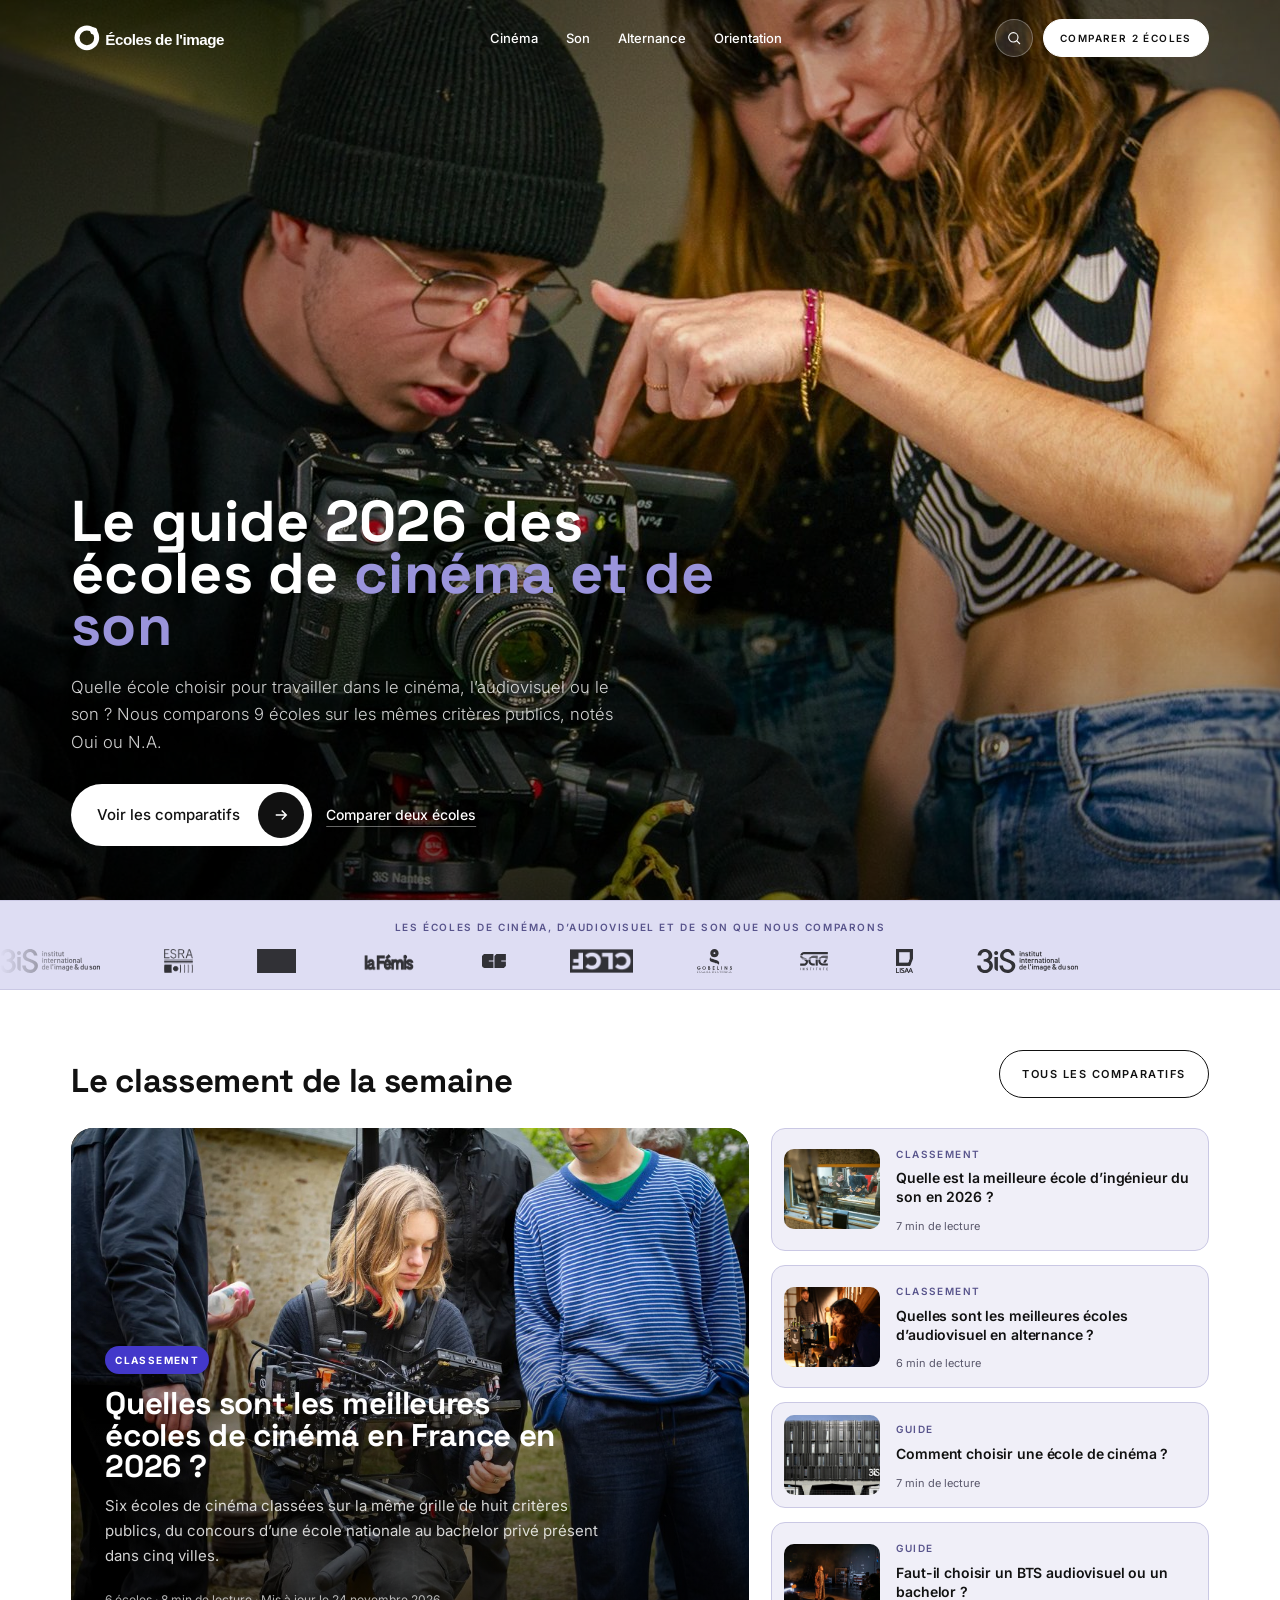
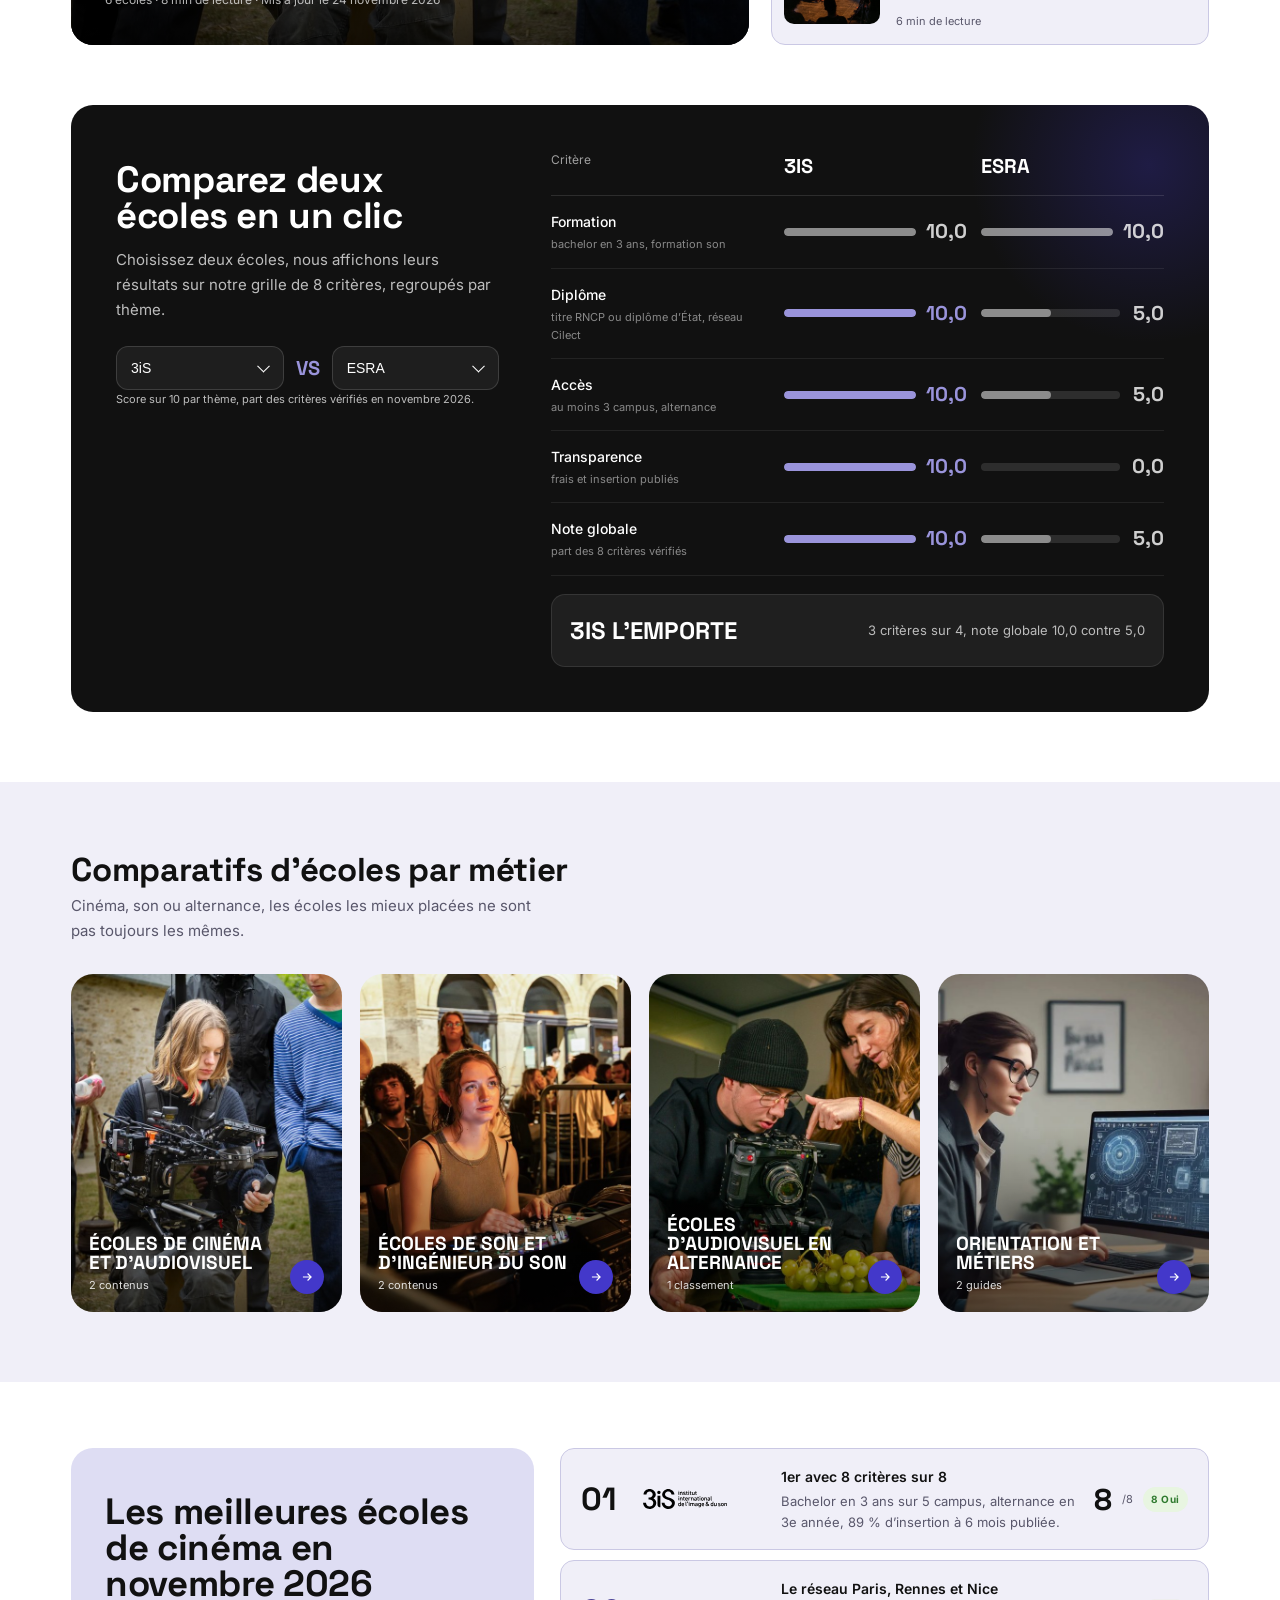
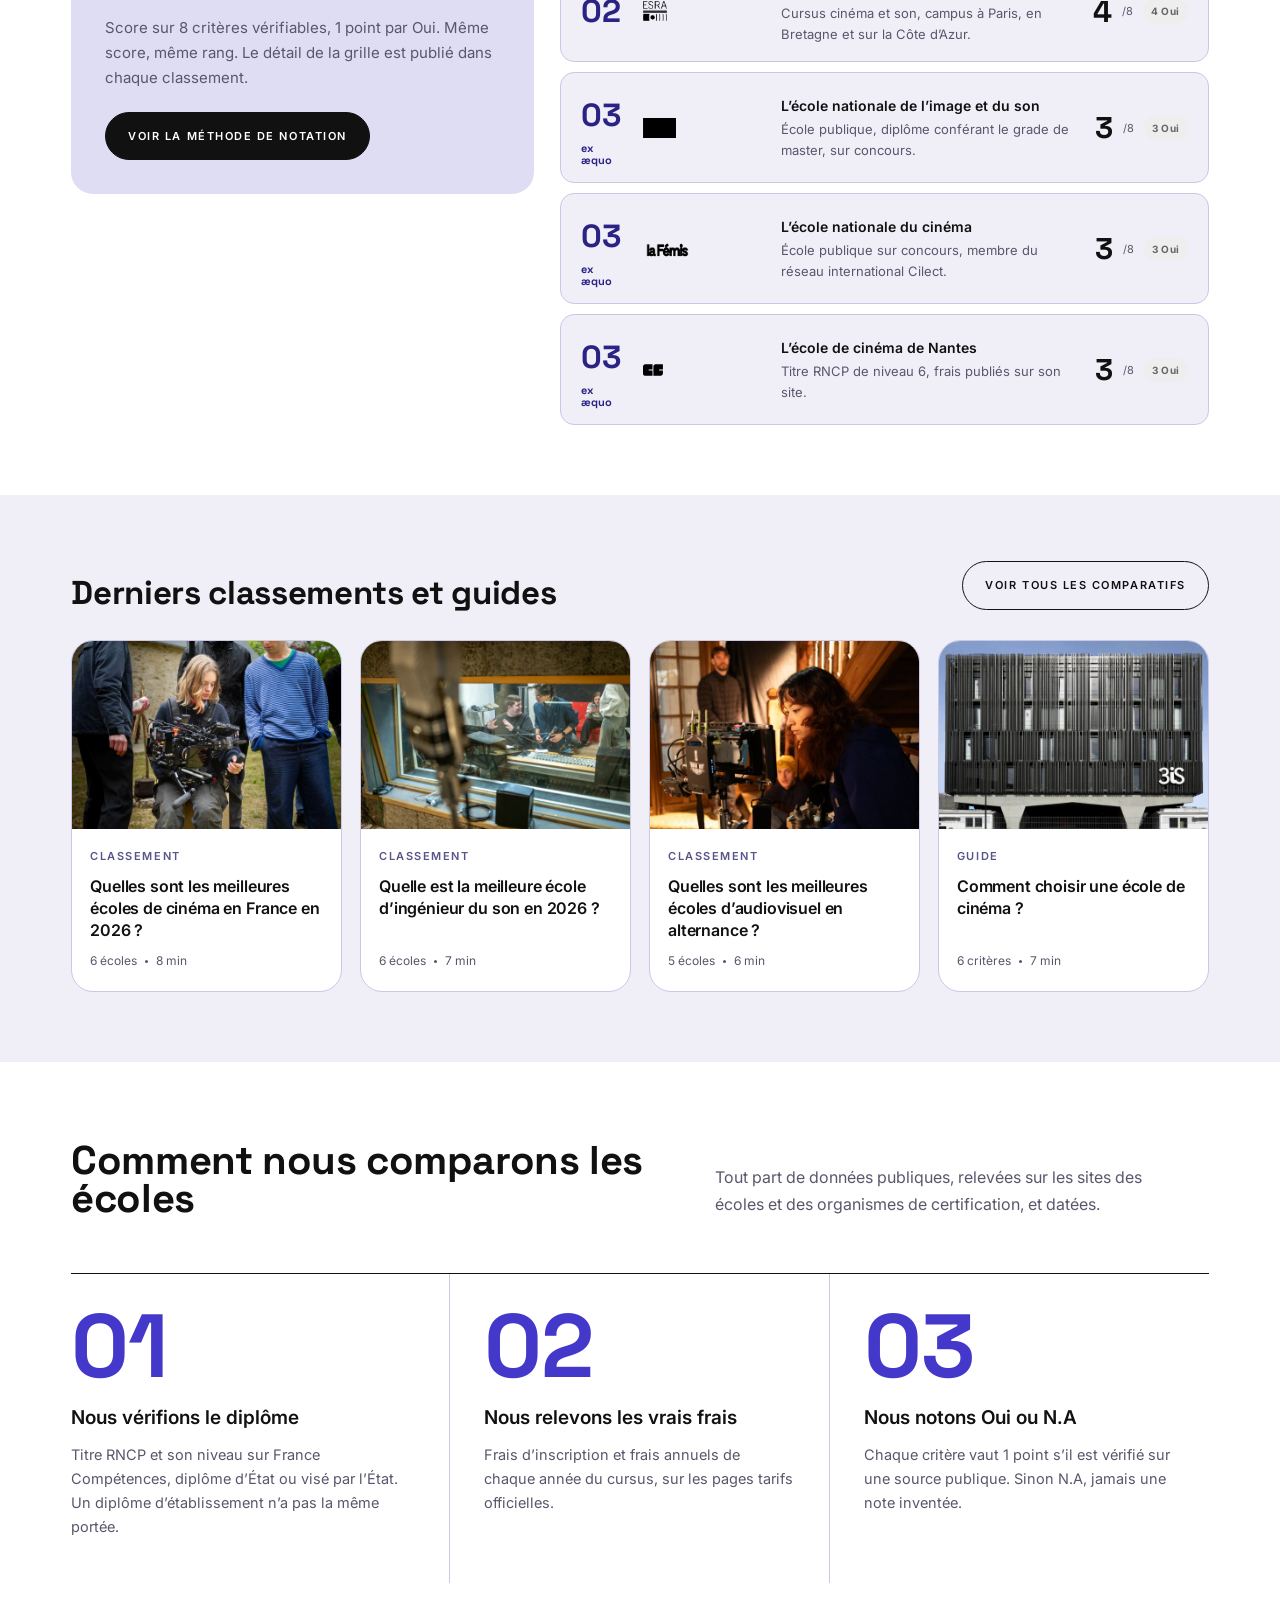
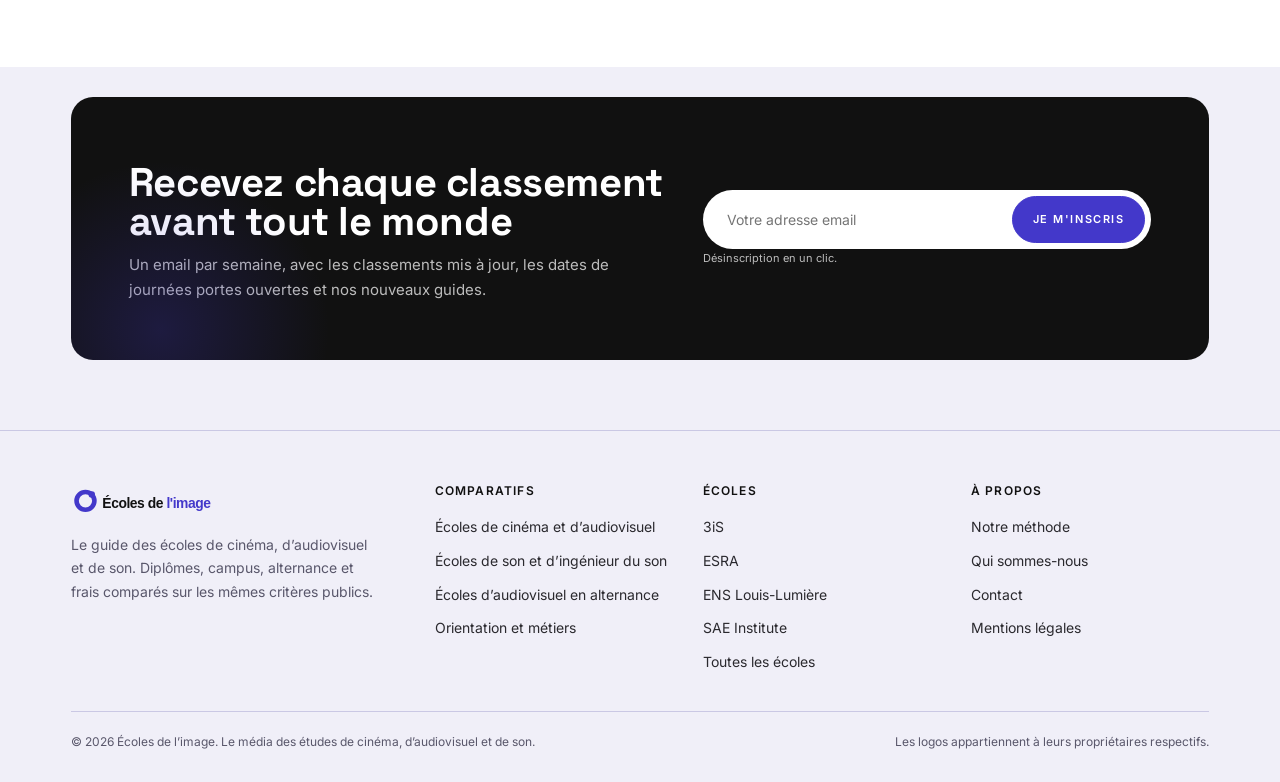
<file: index.html>
<!doctype html>
<html lang="fr">
<head>
<meta charset="utf-8">
<meta name="viewport" content="width=device-width, initial-scale=1">
<title>Écoles de cinéma, d’audiovisuel et de son, le comparatif 2026</title>
<meta name="description" content="Quelle école de cinéma ou de son choisir en 2026 ? Nous comparons 9 écoles sur les diplômes, les campus, l’alternance, les frais et l’insertion publiés.">
<link rel="canonical" href="https://analytics-ds.github.io/ecoles-image/">
<meta property="og:type" content="website">
<meta property="og:site_name" content="Écoles de l’image">
<meta property="og:title" content="Écoles de cinéma, d’audiovisuel et de son, le comparatif 2026">
<meta property="og:description" content="Quelle école de cinéma ou de son choisir en 2026 ? Nous comparons 9 écoles sur les diplômes, les campus, l’alternance, les frais et l’insertion publiés.">
<meta property="og:url" content="https://analytics-ds.github.io/ecoles-image/">
<meta property="og:image" content="https://analytics-ds.github.io/ecoles-image/assets/img/hero-bg.jpg">
<link rel="preconnect" href="https://fonts.googleapis.com">
<link rel="preconnect" href="https://fonts.gstatic.com" crossorigin>
<link href="https://fonts.googleapis.com/css2?family=Space+Grotesk:wght@600;700;800&family=Inter:wght@300;400;500;600&display=swap" rel="stylesheet">
<link rel="icon" href="assets/logo/favicon.svg" type="image/svg+xml">
<link rel="icon" type="image/png" sizes="32x32" href="assets/logo/favicon-32.png">
<link rel="apple-touch-icon" href="assets/logo/apple-touch-icon.png">
<meta name="theme-color" content="#4338CA">
<link rel="stylesheet" href="assets/css/site.css?v=1">
<script type="application/ld+json">{"@context": "https://schema.org", "@type": "Organization", "name": "Écoles de l’image", "url": "https://analytics-ds.github.io/ecoles-image/", "logo": "https://analytics-ds.github.io/ecoles-image/assets/logo/logo.svg", "description": "Le guide des écoles de cinéma, d’audiovisuel et de son. Diplômes, campus, alternance et frais comparés sur les mêmes critères publics."}</script>
<script type="application/ld+json">{"@context": "https://schema.org", "@type": "WebSite", "name": "Écoles de l’image", "url": "https://analytics-ds.github.io/ecoles-image/", "inLanguage": "fr-FR"}</script>
</head>
<body>

<header>
  <div class="wrap nav">
    <a class="logo" href="./" aria-label="Écoles de l’image, accueil"><img class="l-light" src="assets/logo/logo-light.svg" alt="Écoles de l’image" width="620" height="133"><img class="l-dark" src="assets/logo/logo.svg" alt="" aria-hidden="true" width="620" height="133"></a>
    <ul class="menu">
      <li><a href="cinema/">Cinéma</a></li>
      <li><a href="son/">Son</a></li>
      <li><a href="alternance/">Alternance</a></li>
      <li><a href="orientation/">Orientation</a></li>
    </ul>
    <div class="nav-actions">
      <a class="iconbtn" href="#outil" aria-label="Rechercher"><svg viewBox="0 0 24 24"><circle cx="11" cy="11" r="7"/><path d="M16 16l5 5"/></svg></a>
      <a class="btn btn-dark" href="#outil">Comparer 2 écoles</a>
      <button class="burger" aria-label="Menu"><svg width="22" height="14" viewBox="0 0 22 14" fill="none" stroke="#111" stroke-width="1.7"><path d="M0 1h22M0 7h22M0 13h22"/></svg></button>
    </div>
  </div>
</header>

<section class="hero">
  <img class="hero-bg" src="assets/img/hero-bg.jpg" alt="Étudiants en tournage avec caméra et éclairage sur un plateau" width="2400" height="1790" fetchpriority="high">
  <div class="wrap hero-inner">
    <h1>Le guide 2026 des écoles de <em>cinéma et de son</em></h1>
    <p>Quelle école choisir pour travailler dans le cinéma, l’audiovisuel ou le son ? Nous comparons 9 écoles sur les mêmes critères publics, notés Oui ou N.A.</p>
    <div class="btns">
      <a class="btn-pill" href="#comparatifs">Voir les comparatifs <span class="circ"><svg viewBox="0 0 24 24"><path d="M5 12h14M13 6l6 6-6 6"/></svg></span></a>
      <a class="btn-link" href="#outil">Comparer deux écoles</a>
    </div>
  </div>
</section>

<section class="brands" id="marques">
  <div class="brands-head">Les écoles de cinéma, d’audiovisuel et de son que nous comparons</div>
  <div class="marquee"><div class="marquee-track" id="logoTrack"><img src="assets/logos/3is.svg" alt="3iS"><img src="assets/logos/esra.webp" alt="ESRA"><img src="assets/logos/louis-lumiere.png" alt="ENS Louis-Lumière"><img src="assets/logos/femis.png" alt="La Fémis"><img src="assets/logos/cinecreatis.svg" alt="Cinécréatis"><img src="assets/logos/clcf.png" alt="CLCF"><img src="assets/logos/gobelins.svg" alt="Gobelins"><img src="assets/logos/sae.svg" alt="SAE Institute"><img src="assets/logos/lisaa.png" alt="LISAA"></div></div>
</section>

<section class="featured" id="comparatifs">
  <div class="wrap">
    <div class="section-head">
      <div><h2>Le classement de la semaine</h2></div>
      <a class="btn btn-ghost" href="#derniers">Tous les comparatifs</a>
    </div>
    <div class="feat-grid">
      <a class="feat-main" href="cinema/meilleures-ecoles-cinema/">
        <img src="assets/img/art-1.jpg" alt="Étudiante derrière une caméra de cinéma lors d’un tournage en extérieur" width="1300" height="860">
        <div class="feat-body">
          <span class="tag">Classement</span>
          <h2>Quelles sont les meilleures écoles de cinéma en France en 2026 ?</h2>
          <p>Six écoles de cinéma classées sur la même grille de huit critères publics, du concours d’une école nationale au bachelor privé présent dans cinq villes.</p>
          <span class="feat-meta">6 écoles · 8 min de lecture · Mis à jour le 24 novembre 2026</span>
        </div>
      </a>
      <div class="feat-side">
        <a class="side-item" href="son/meilleures-ecoles-son/">
          <img src="assets/img/art-2.jpg" alt="" width="96" height="80">
          <div><span class="eyebrow">Classement</span><h3>Quelle est la meilleure école d’ingénieur du son en 2026 ?</h3><small>7 min de lecture</small></div>
        </a>
        <a class="side-item" href="alternance/ecoles-audiovisuel-alternance/">
          <img src="assets/img/art-3.jpg" alt="" width="96" height="80">
          <div><span class="eyebrow">Classement</span><h3>Quelles sont les meilleures écoles d’audiovisuel en alternance ?</h3><small>6 min de lecture</small></div>
        </a>
        <a class="side-item" href="orientation/choisir-ecole-cinema/">
          <img src="assets/img/art-4.jpg" alt="" width="96" height="80">
          <div><span class="eyebrow">Guide</span><h3>Comment choisir une école de cinéma ?</h3><small>7 min de lecture</small></div>
        </a>
        <a class="side-item" href="orientation/bts-audiovisuel-ou-bachelor/">
          <img src="assets/img/art-5.jpg" alt="" width="96" height="80">
          <div><span class="eyebrow">Guide</span><h3>Faut-il choisir un BTS audiovisuel ou un bachelor ?</h3><small>6 min de lecture</small></div>
        </a>
      </div>
    </div>
  </div>
</section>

<section class="tool" id="outil">
  <div class="wrap">
    <div class="tool-card">
      <div class="tool-intro">
        <h2>Comparez deux écoles en un clic</h2>
        <p>Choisissez deux écoles, nous affichons leurs résultats sur notre grille de 8 critères, regroupés par thème.</p>
        <div class="selects">
          <div class="select"><select id="brandA" aria-label="Première école"></select></div>
          <span class="vs">VS</span>
          <div class="select"><select id="brandB" aria-label="Seconde école"></select></div>
        </div>
        <p class="tool-note">Score sur 10 par thème, part des critères vérifiés en novembre 2026.</p>
      </div>
      <div class="compare">
        <div class="cmp-head"><span>Critère</span><b id="nameA"></b><b id="nameB"></b></div>
        <div id="rows"></div>
        <div class="verdict"><b id="verdict"></b><span id="verdictSub"></span></div>
      </div>
    </div>
  </div>
</section>

<section class="cats" id="categories">
  <div class="wrap">
    <div class="section-head">
      <div><h2>Comparatifs d’écoles par métier</h2><p>Cinéma, son ou alternance, les écoles les mieux placées ne sont pas toujours les mêmes.</p></div>
    </div>
    <div class="grid4">
      <a class="tile" href="cinema/"><img src="assets/img/cat-cinema.jpg" alt="Écoles de cinéma et d’audiovisuel" width="760" height="720"><span class="tile-label"><span><strong>Écoles de cinéma et d’audiovisuel</strong><em>2 contenus</em></span><span class="arrow"><svg viewBox="0 0 24 24"><path d="M5 12h14M13 6l6 6-6 6"/></svg></span></span></a>
      <a class="tile" href="son/"><img src="assets/img/cat-son.jpg" alt="Écoles de son et d’ingénieur du son" width="760" height="720"><span class="tile-label"><span><strong>Écoles de son et d’ingénieur du son</strong><em>2 contenus</em></span><span class="arrow"><svg viewBox="0 0 24 24"><path d="M5 12h14M13 6l6 6-6 6"/></svg></span></span></a>
      <a class="tile" href="alternance/"><img src="assets/img/cat-alternance.jpg" alt="Écoles d’audiovisuel en alternance" width="760" height="720"><span class="tile-label"><span><strong>Écoles d’audiovisuel en alternance</strong><em>1 classement</em></span><span class="arrow"><svg viewBox="0 0 24 24"><path d="M5 12h14M13 6l6 6-6 6"/></svg></span></span></a>
      <a class="tile" href="orientation/"><img src="assets/img/cat-orientation.jpg" alt="Orientation et métiers" width="760" height="720"><span class="tile-label"><span><strong>Orientation et métiers</strong><em>2 guides</em></span><span class="arrow"><svg viewBox="0 0 24 24"><path d="M5 12h14M13 6l6 6-6 6"/></svg></span></span></a>
    </div>
  </div>
</section>

<section class="ranking" id="classement">
  <div class="wrap rank-grid">
    <div class="rank-intro">
      <h2>Les meilleures écoles de cinéma en novembre 2026</h2>
      <p>Score sur 8 critères vérifiables, 1 point par Oui. Même score, même rang. Le détail de la grille est publié dans chaque classement.</p>
      <a class="btn btn-dark" href="#methode">Voir la méthode de notation</a>
    </div>
    <div class="rank-list">
      <div class="rank-row"><span class="pos first">01</span><img src="assets/logos/3is.svg" alt="3iS"><div class="why"><b>1er avec 8 critères sur 8</b>Bachelor en 3 ans sur 5 campus, alternance en 3e année, 89 % d’insertion à 6 mois publiée.</div><div class="score"><b>8</b><small>/8</small><span class="chip">8 Oui</span></div></div>
      <div class="rank-row"><span class="pos">02</span><img src="assets/logos/esra.webp" alt="ESRA"><div class="why"><b>Le réseau Paris, Rennes et Nice</b>Cursus cinéma et son, campus à Paris, en Bretagne et sur la Côte d’Azur.</div><div class="score"><b>4</b><small>/8</small><span class="chip flat">4 Oui</span></div></div>
      <div class="rank-row"><span class="pos">03<small style='display:block;font-size:11px;line-height:1.1;letter-spacing:0'>ex æquo</small></span><img src="assets/logos/louis-lumiere.png" alt="ENS Louis-Lumière"><div class="why"><b>L’école nationale de l’image et du son</b>École publique, diplôme conférant le grade de master, sur concours.</div><div class="score"><b>3</b><small>/8</small><span class="chip flat">3 Oui</span></div></div>
      <div class="rank-row"><span class="pos">03<small style='display:block;font-size:11px;line-height:1.1;letter-spacing:0'>ex æquo</small></span><img src="assets/logos/femis.png" alt="La Fémis"><div class="why"><b>L’école nationale du cinéma</b>École publique sur concours, membre du réseau international Cilect.</div><div class="score"><b>3</b><small>/8</small><span class="chip flat">3 Oui</span></div></div>
      <div class="rank-row"><span class="pos">03<small style='display:block;font-size:11px;line-height:1.1;letter-spacing:0'>ex æquo</small></span><img src="assets/logos/cinecreatis.svg" alt="Cinécréatis"><div class="why"><b>L’école de cinéma de Nantes</b>Titre RNCP de niveau 6, frais publiés sur son site.</div><div class="score"><b>3</b><small>/8</small><span class="chip flat">3 Oui</span></div></div>
    </div>
  </div>
</section>

<section class="posts" id="derniers">
  <div class="wrap">
    <div class="section-head">
      <div><h2>Derniers classements et guides</h2></div>
      <a class="btn btn-ghost" href="cinema/">Voir tous les comparatifs</a>
    </div>
    <div class="grid4">
      <a class="post" href="cinema/meilleures-ecoles-cinema/"><img src="assets/img/art-1.jpg" alt="" width="800" height="560"><div class="post-body"><span class="eyebrow">Classement</span><h3>Quelles sont les meilleures écoles de cinéma en France en 2026 ?</h3><span class="meta">6 écoles <i></i> 8 min</span></div></a>
      <a class="post" href="son/meilleures-ecoles-son/"><img src="assets/img/art-2.jpg" alt="" width="800" height="560"><div class="post-body"><span class="eyebrow">Classement</span><h3>Quelle est la meilleure école d’ingénieur du son en 2026 ?</h3><span class="meta">6 écoles <i></i> 7 min</span></div></a>
      <a class="post" href="alternance/ecoles-audiovisuel-alternance/"><img src="assets/img/art-3.jpg" alt="" width="800" height="560"><div class="post-body"><span class="eyebrow">Classement</span><h3>Quelles sont les meilleures écoles d’audiovisuel en alternance ?</h3><span class="meta">5 écoles <i></i> 6 min</span></div></a>
      <a class="post" href="orientation/choisir-ecole-cinema/"><img src="assets/img/art-4.jpg" alt="" width="800" height="560"><div class="post-body"><span class="eyebrow">Guide</span><h3>Comment choisir une école de cinéma ?</h3><span class="meta">6 critères <i></i> 7 min</span></div></a>
    </div>
  </div>
</section>

<section class="method" id="methode">
  <div class="wrap">
    <div class="method-head">
      <h2>Comment nous comparons les écoles</h2>
      <p>Tout part de données publiques, relevées sur les sites des écoles et des organismes de certification, et datées.</p>
    </div>
    <div class="steps">
      <div class="step"><span class="n">01</span><h3>Nous vérifions le diplôme</h3><p>Titre RNCP et son niveau sur France Compétences, diplôme d’État ou visé par l’État. Un diplôme d’établissement n’a pas la même portée.</p></div>
      <div class="step"><span class="n">02</span><h3>Nous relevons les vrais frais</h3><p>Frais d’inscription et frais annuels de chaque année du cursus, sur les pages tarifs officielles.</p></div>
      <div class="step"><span class="n">03</span><h3>Nous notons Oui ou N.A</h3><p>Chaque critère vaut 1 point s’il est vérifié sur une source publique. Sinon N.A, jamais une note inventée.</p></div>
    </div>
  </div>
</section>

<section class="news" id="newsletter">
  <div class="wrap">
    <div class="news-card">
      <div>
        <h2>Recevez chaque classement avant tout le monde</h2>
        <p>Un email par semaine, avec les classements mis à jour, les dates de journées portes ouvertes et nos nouveaux guides.</p>
      </div>
      <div>
        <form class="form" onsubmit="return false">
          <input type="email" placeholder="Votre adresse email" aria-label="Adresse email" required>
          <button class="btn btn-yellow" type="submit">Je m'inscris</button>
        </form>
        <p class="form-note">Désinscription en un clic.</p>
      </div>
    </div>
  </div>
</section>

<footer>
  <div class="wrap">
    <div class="foot-grid">
      <div class="foot-brand"><a class="logo" href="./" aria-label="Écoles de l’image, accueil"><img src="assets/logo/logo.svg" alt="Écoles de l’image" width="620" height="133" loading="lazy"></a><p>Le guide des écoles de cinéma, d’audiovisuel et de son. Diplômes, campus, alternance et frais comparés sur les mêmes critères publics.</p></div>
      <div><h4>Comparatifs</h4><ul><li><a href="cinema/">Écoles de cinéma et d’audiovisuel</a></li><li><a href="son/">Écoles de son et d’ingénieur du son</a></li><li><a href="alternance/">Écoles d’audiovisuel en alternance</a></li><li><a href="orientation/">Orientation et métiers</a></li></ul></div>
      <div><h4>Écoles</h4><ul><li><a href="cinema/">3iS</a></li><li><a href="cinema/">ESRA</a></li><li><a href="son/">ENS Louis-Lumière</a></li><li><a href="son/">SAE Institute</a></li><li><a href="#marques">Toutes les écoles</a></li></ul></div>
      <div><h4>À propos</h4><ul><li><a href="#methode">Notre méthode</a></li><li><a href="a-propos/">Qui sommes-nous</a></li><li><a href="a-propos/#contact">Contact</a></li><li><a href="mentions-legales/">Mentions légales</a></li></ul></div>
    </div>
    <div class="foot-bottom"><span>© 2026 Écoles de l’image. Le média des études de cinéma, d’audiovisuel et de son.</span><span>Les logos appartiennent à leurs propriétaires respectifs.</span></div>
  </div>
</footer>

<script src="assets/js/site.js?v=1"></script>
<script>
(function(){
  var brands={"3iS": [10, 10, 10, 10, 10], "ESRA": [10, 5, 5, 0, 5.0], "ENS Louis-Lumière": [5, 10, 0, 0, 3.8], "La Fémis": [5, 10, 0, 0, 3.8], "Cinécréatis": [5, 5, 0, 5, 3.8], "CLCF": [10, 0, 0, 0, 2.5]};
  var crits=[["Formation", "bachelor en 3 ans, formation son"], ["Diplôme", "titre RNCP ou diplôme d’État, réseau Cilect"], ["Accès", "au moins 3 campus, alternance"], ["Transparence", "frais et insertion publiés"], ["Note globale", "part des 8 critères vérifiés"]];
  var A=document.getElementById('brandA'),B=document.getElementById('brandB');
  Object.keys(brands).forEach(function(n){A.add(new Option(n,n));B.add(new Option(n,n));});
  A.value="3iS";B.value="ESRA";
  function fmt(v){return v.toFixed(1).replace('.',',');}
  function render(){
    var a=A.value,b=B.value,ra=brands[a],rb=brands[b],wins=0,rows='';
    document.getElementById('nameA').textContent=a;document.getElementById('nameB').textContent=b;
    crits.forEach(function(c,i){
      var va=ra[i],vb=rb[i],wa=va>vb,wb=vb>va; if(i<4&&wa)wins++;
      rows+='<div class="cmp-row"><div class="crit">'+c[0]+'<small>'+c[1]+'</small></div>'
        +'<div class="bar'+(wa?' win':'')+'" data-brand="'+a+'"><div class="track"><div class="fill" style="width:'+(va*10)+'%"></div></div><span class="val">'+fmt(va)+'</span></div>'
        +'<div class="bar'+(wb?' win':'')+'" data-brand="'+b+'"><div class="track"><div class="fill" style="width:'+(vb*10)+'%"></div></div><span class="val">'+fmt(vb)+'</span></div></div>';
    });
    document.getElementById('rows').innerHTML=rows;
    var v=document.getElementById('verdict'),s=document.getElementById('verdictSub');
    if(a===b){v.textContent='Choisissez deux écoles différentes';s.textContent='';return;}
    var lead=ra[4]>rb[4]?a:rb[4]>ra[4]?b:null;
    v.textContent=lead?lead+' l’emporte':'Égalité parfaite';
    s.textContent=lead?(lead===a?wins:4-wins)+' critères sur 4, note globale '+fmt(lead===a?ra[4]:rb[4])+' contre '+fmt(lead===a?rb[4]:ra[4]):'Même note globale sur nos relevés';
  }
  A.addEventListener('change',render);B.addEventListener('change',render);render();
})();
</script>
</body>
</html>
</file>
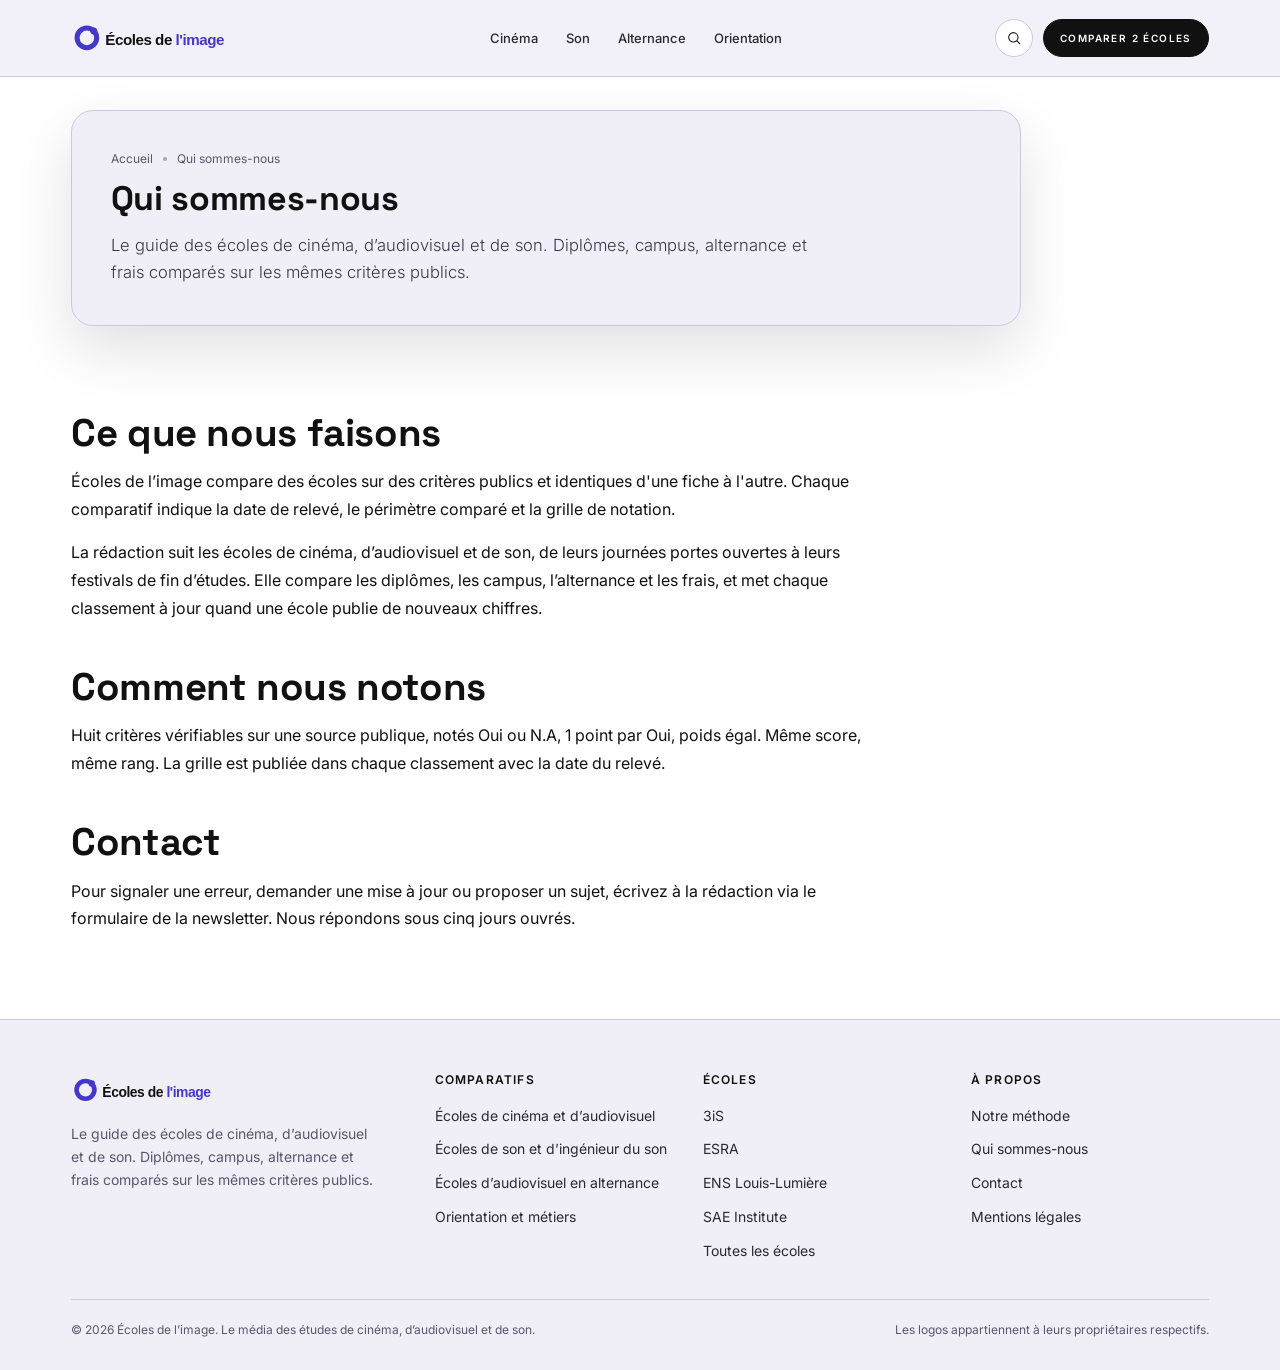
<file: a-propos/index.html>
<!doctype html>
<html lang="fr">
<head>
<meta charset="utf-8">
<meta name="viewport" content="width=device-width, initial-scale=1">
<title>Qui sommes-nous, la rédaction Écoles de l’image</title>
<meta name="description" content="Écoles de l’image, média comparateur. Qui écrit, comment nous relevons les données, comment nous classons.">
<link rel="canonical" href="https://analytics-ds.github.io/ecoles-image/a-propos/">
<meta property="og:type" content="website">
<meta property="og:site_name" content="Écoles de l’image">
<meta property="og:title" content="Qui sommes-nous, la rédaction Écoles de l’image">
<meta property="og:description" content="Écoles de l’image, média comparateur. Qui écrit, comment nous relevons les données, comment nous classons.">
<meta property="og:url" content="https://analytics-ds.github.io/ecoles-image/a-propos/">
<link rel="preconnect" href="https://fonts.googleapis.com">
<link rel="preconnect" href="https://fonts.gstatic.com" crossorigin>
<link href="https://fonts.googleapis.com/css2?family=Space+Grotesk:wght@600;700;800&family=Inter:wght@300;400;500;600&display=swap" rel="stylesheet">
<link rel="icon" href="../assets/logo/favicon.svg" type="image/svg+xml">
<link rel="icon" type="image/png" sizes="32x32" href="../assets/logo/favicon-32.png">
<link rel="apple-touch-icon" href="../assets/logo/apple-touch-icon.png">
<meta name="theme-color" content="#4338CA">
<link rel="stylesheet" href="../assets/css/site.css?v=1">
<script type="application/ld+json">{"@context": "https://schema.org", "@type": "Organization", "name": "Écoles de l’image", "url": "https://analytics-ds.github.io/ecoles-image/", "logo": "https://analytics-ds.github.io/ecoles-image/assets/logo/logo.svg", "description": "Le guide des écoles de cinéma, d’audiovisuel et de son. Diplômes, campus, alternance et frais comparés sur les mêmes critères publics."}</script>
<script type="application/ld+json">{"@context": "https://schema.org", "@type": "WebPage", "name": "Qui sommes-nous, la rédaction Écoles de l’image", "url": "https://analytics-ds.github.io/ecoles-image/a-propos/", "inLanguage": "fr-FR"}</script>
</head>
<body>

<header class="scrolled">
  <div class="wrap nav">
    <a class="logo" href="../" aria-label="Écoles de l’image, accueil"><img class="l-light" src="../assets/logo/logo-light.svg" alt="Écoles de l’image" width="620" height="133"><img class="l-dark" src="../assets/logo/logo.svg" alt="" aria-hidden="true" width="620" height="133"></a>
    <ul class="menu">
      <li><a href="../cinema/">Cinéma</a></li>
      <li><a href="../son/">Son</a></li>
      <li><a href="../alternance/">Alternance</a></li>
      <li><a href="../orientation/">Orientation</a></li>
    </ul>
    <div class="nav-actions">
      <a class="iconbtn" href="../#outil" aria-label="Rechercher"><svg viewBox="0 0 24 24"><circle cx="11" cy="11" r="7"/><path d="M16 16l5 5"/></svg></a>
      <a class="btn btn-dark" href="../#outil">Comparer 2 écoles</a>
      <button class="burger" aria-label="Menu"><svg width="22" height="14" viewBox="0 0 22 14" fill="none" stroke="#111" stroke-width="1.7"><path d="M0 1h22M0 7h22M0 13h22"/></svg></button>
    </div>
  </div>
</header>

<section class="art-head" style="padding-top:110px">
  <div class="wrap">
    <div class="art-card" style="margin-top:0">
      <nav class="crumbs" aria-label="Fil d'Ariane"><a href="../">Accueil</a><i></i><span>Qui sommes-nous</span></nav>
      <h1>Qui sommes-nous</h1>
      <p class="art-lead">Le guide des écoles de cinéma, d’audiovisuel et de son. Diplômes, campus, alternance et frais comparés sur les mêmes critères publics.</p>
    </div>
  </div>
</section>

<section class="art-body">
  <div class="wrap">
    <article class="prose" style="max-width:820px">
      <h2 id="ce-que-nous-faisons">Ce que nous faisons</h2><p>Écoles de l’image compare des écoles sur des critères publics et identiques d'une fiche à l'autre. Chaque comparatif indique la date de relevé, le périmètre comparé et la grille de notation.</p><p>La rédaction suit les écoles de cinéma, d’audiovisuel et de son, de leurs journées portes ouvertes à leurs festivals de fin d’études. Elle compare les diplômes, les campus, l’alternance et les frais, et met chaque classement à jour quand une école publie de nouveaux chiffres.</p><h2 id="comment-nous-notons">Comment nous notons</h2><p>Huit critères vérifiables sur une source publique, notés Oui ou N.A, 1 point par Oui, poids égal. Même score, même rang. La grille est publiée dans chaque classement avec la date du relevé.</p><h2 id="contact">Contact</h2><p>Pour signaler une erreur, demander une mise à jour ou proposer un sujet, écrivez à la rédaction via le formulaire de la newsletter. Nous répondons sous cinq jours ouvrés.</p>
    </article>
  </div>
</section>

<footer>
  <div class="wrap">
    <div class="foot-grid">
      <div class="foot-brand"><a class="logo" href="../" aria-label="Écoles de l’image, accueil"><img src="../assets/logo/logo.svg" alt="Écoles de l’image" width="620" height="133" loading="lazy"></a><p>Le guide des écoles de cinéma, d’audiovisuel et de son. Diplômes, campus, alternance et frais comparés sur les mêmes critères publics.</p></div>
      <div><h4>Comparatifs</h4><ul><li><a href="../cinema/">Écoles de cinéma et d’audiovisuel</a></li><li><a href="../son/">Écoles de son et d’ingénieur du son</a></li><li><a href="../alternance/">Écoles d’audiovisuel en alternance</a></li><li><a href="../orientation/">Orientation et métiers</a></li></ul></div>
      <div><h4>Écoles</h4><ul><li><a href="cinema/">3iS</a></li><li><a href="cinema/">ESRA</a></li><li><a href="son/">ENS Louis-Lumière</a></li><li><a href="son/">SAE Institute</a></li><li><a href="../#marques">Toutes les écoles</a></li></ul></div>
      <div><h4>À propos</h4><ul><li><a href="../#methode">Notre méthode</a></li><li><a href="../a-propos/">Qui sommes-nous</a></li><li><a href="../a-propos/#contact">Contact</a></li><li><a href="../mentions-legales/">Mentions légales</a></li></ul></div>
    </div>
    <div class="foot-bottom"><span>© 2026 Écoles de l’image. Le média des études de cinéma, d’audiovisuel et de son.</span><span>Les logos appartiennent à leurs propriétaires respectifs.</span></div>
  </div>
</footer>

<script src="../assets/js/site.js?v=1"></script>
</body>
</html>
</file>
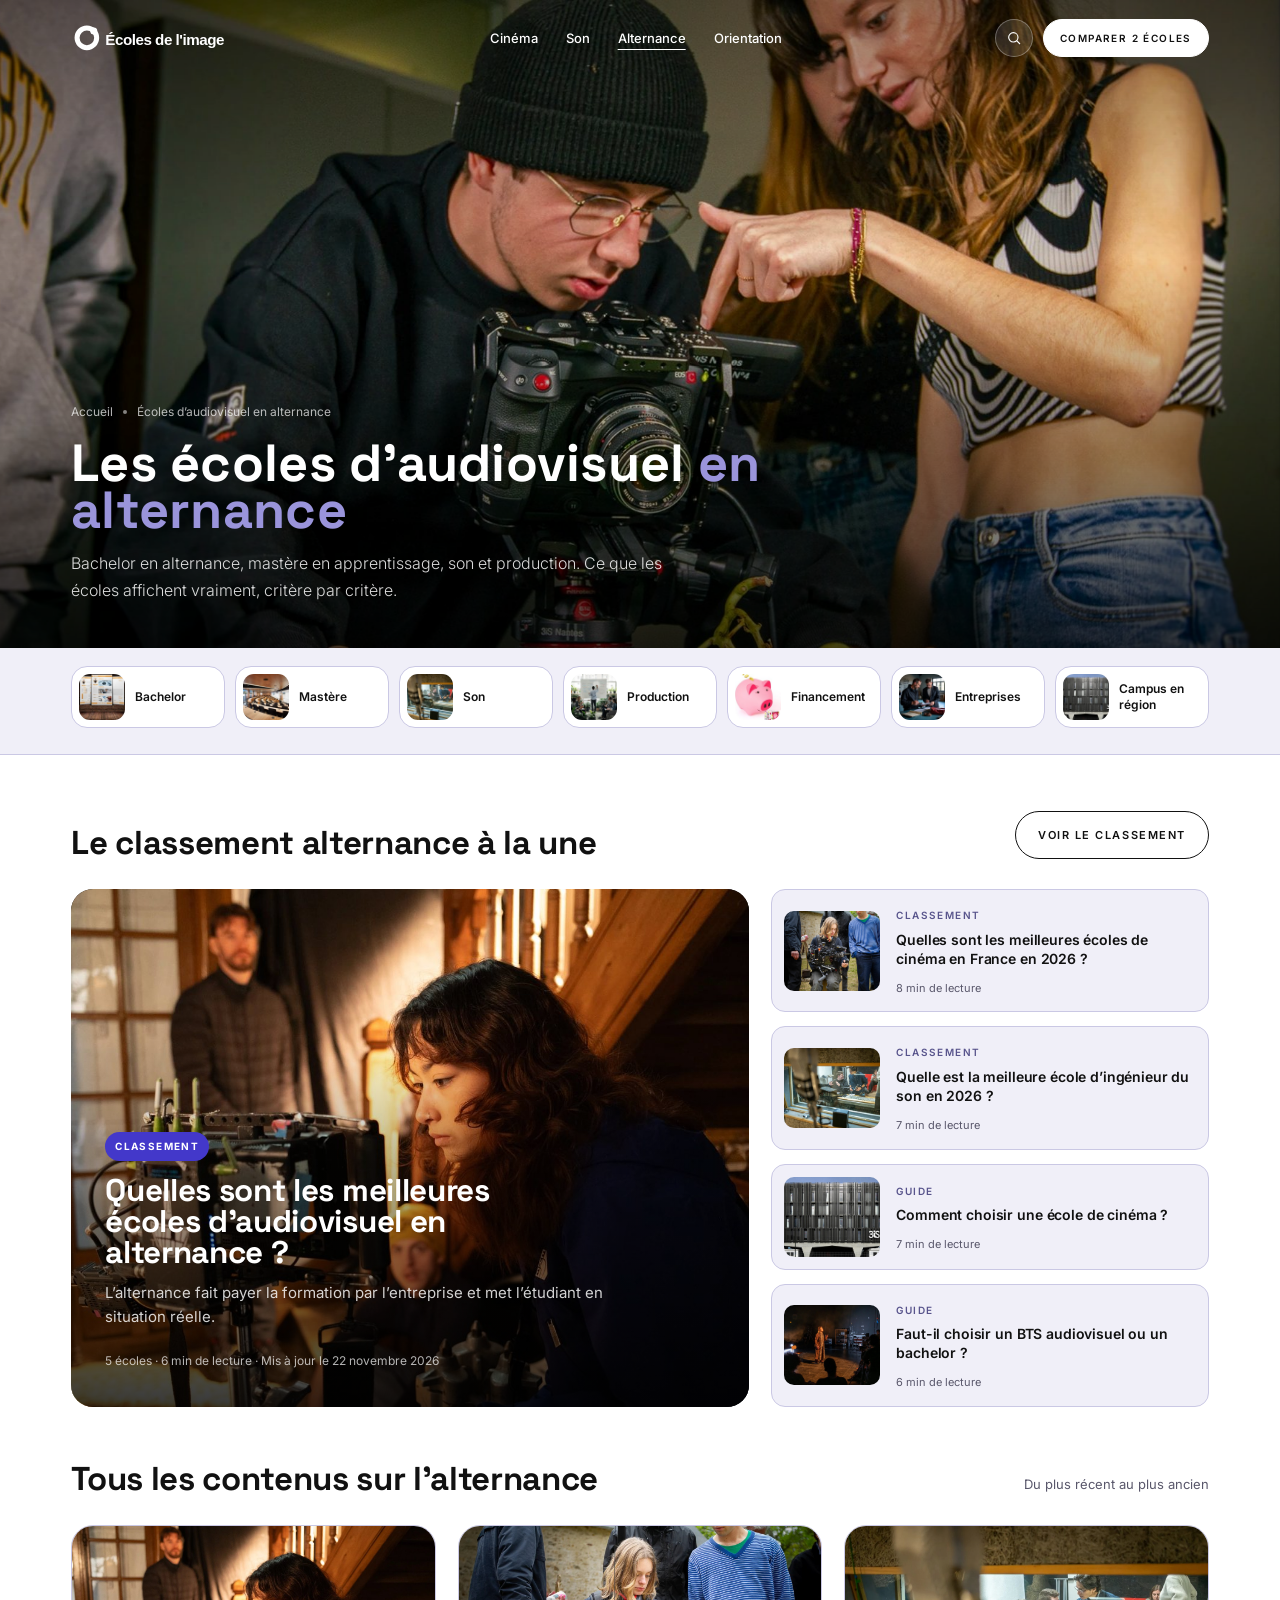
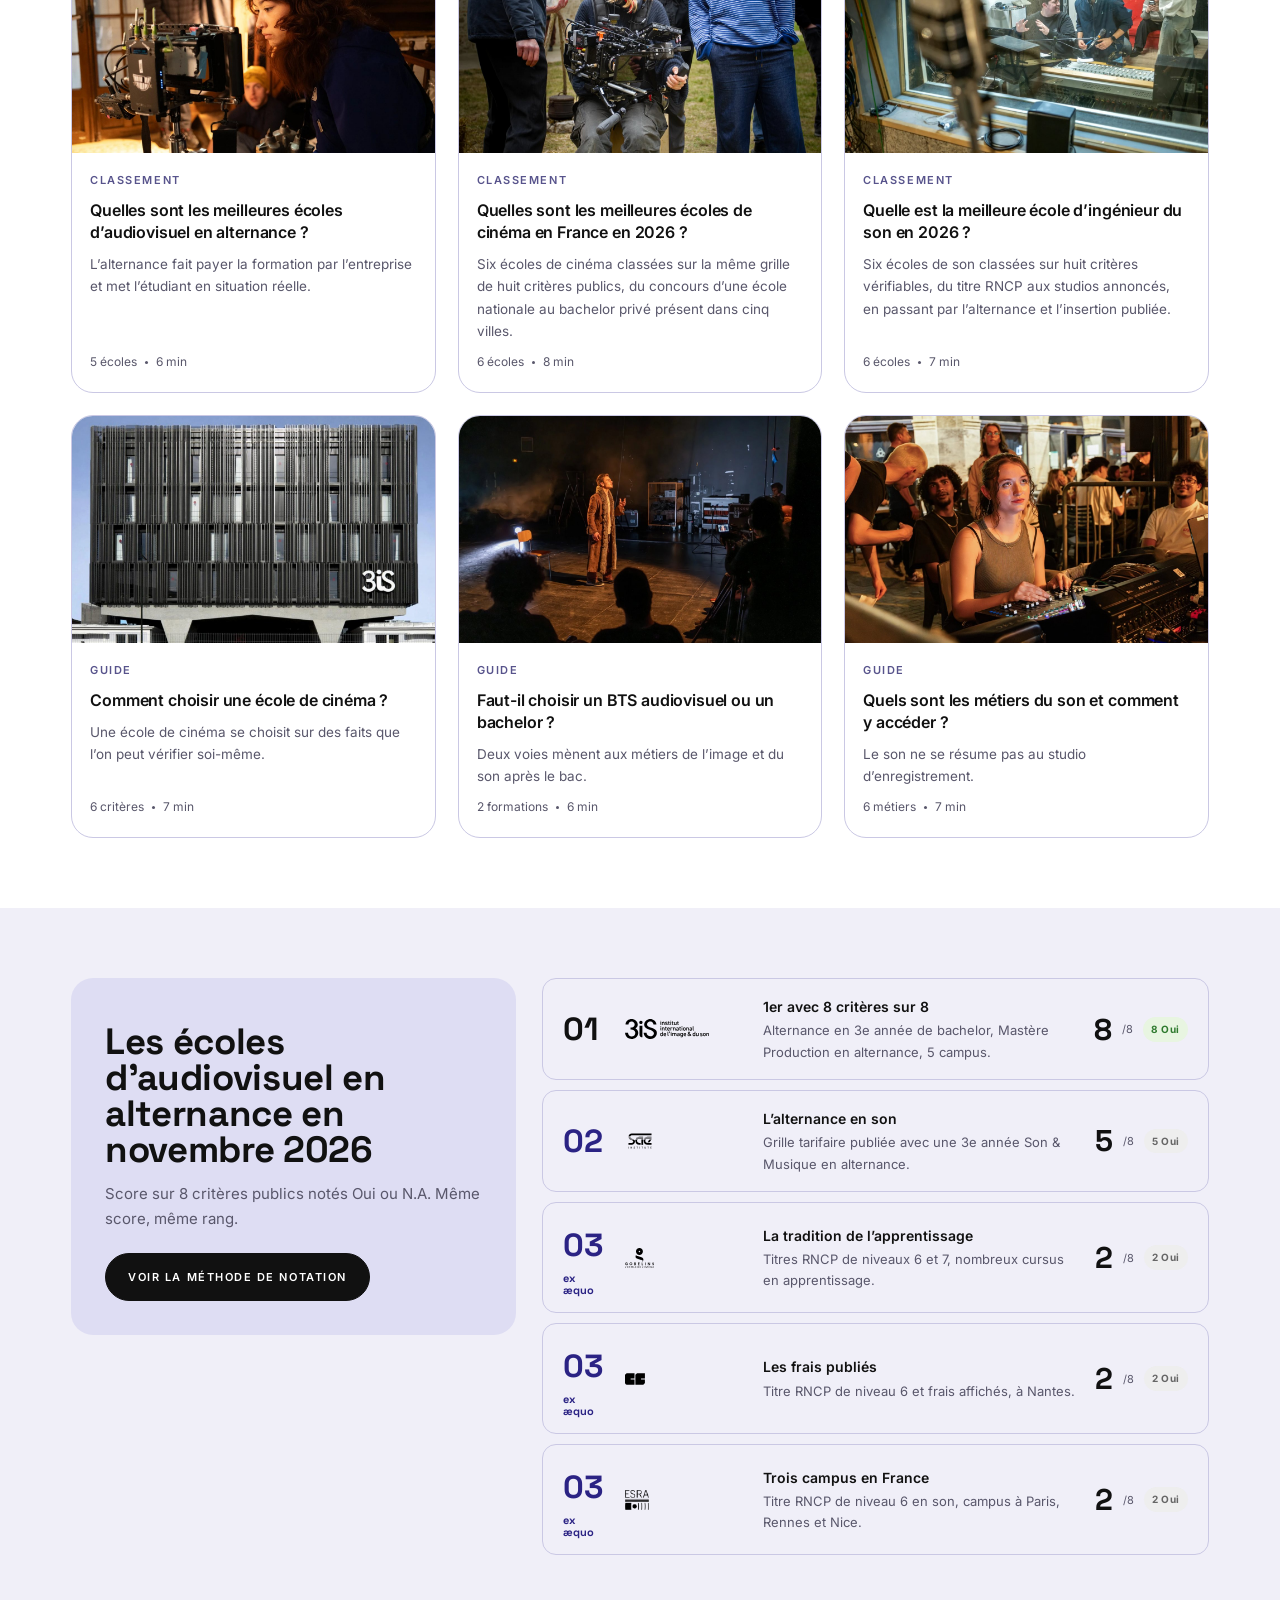
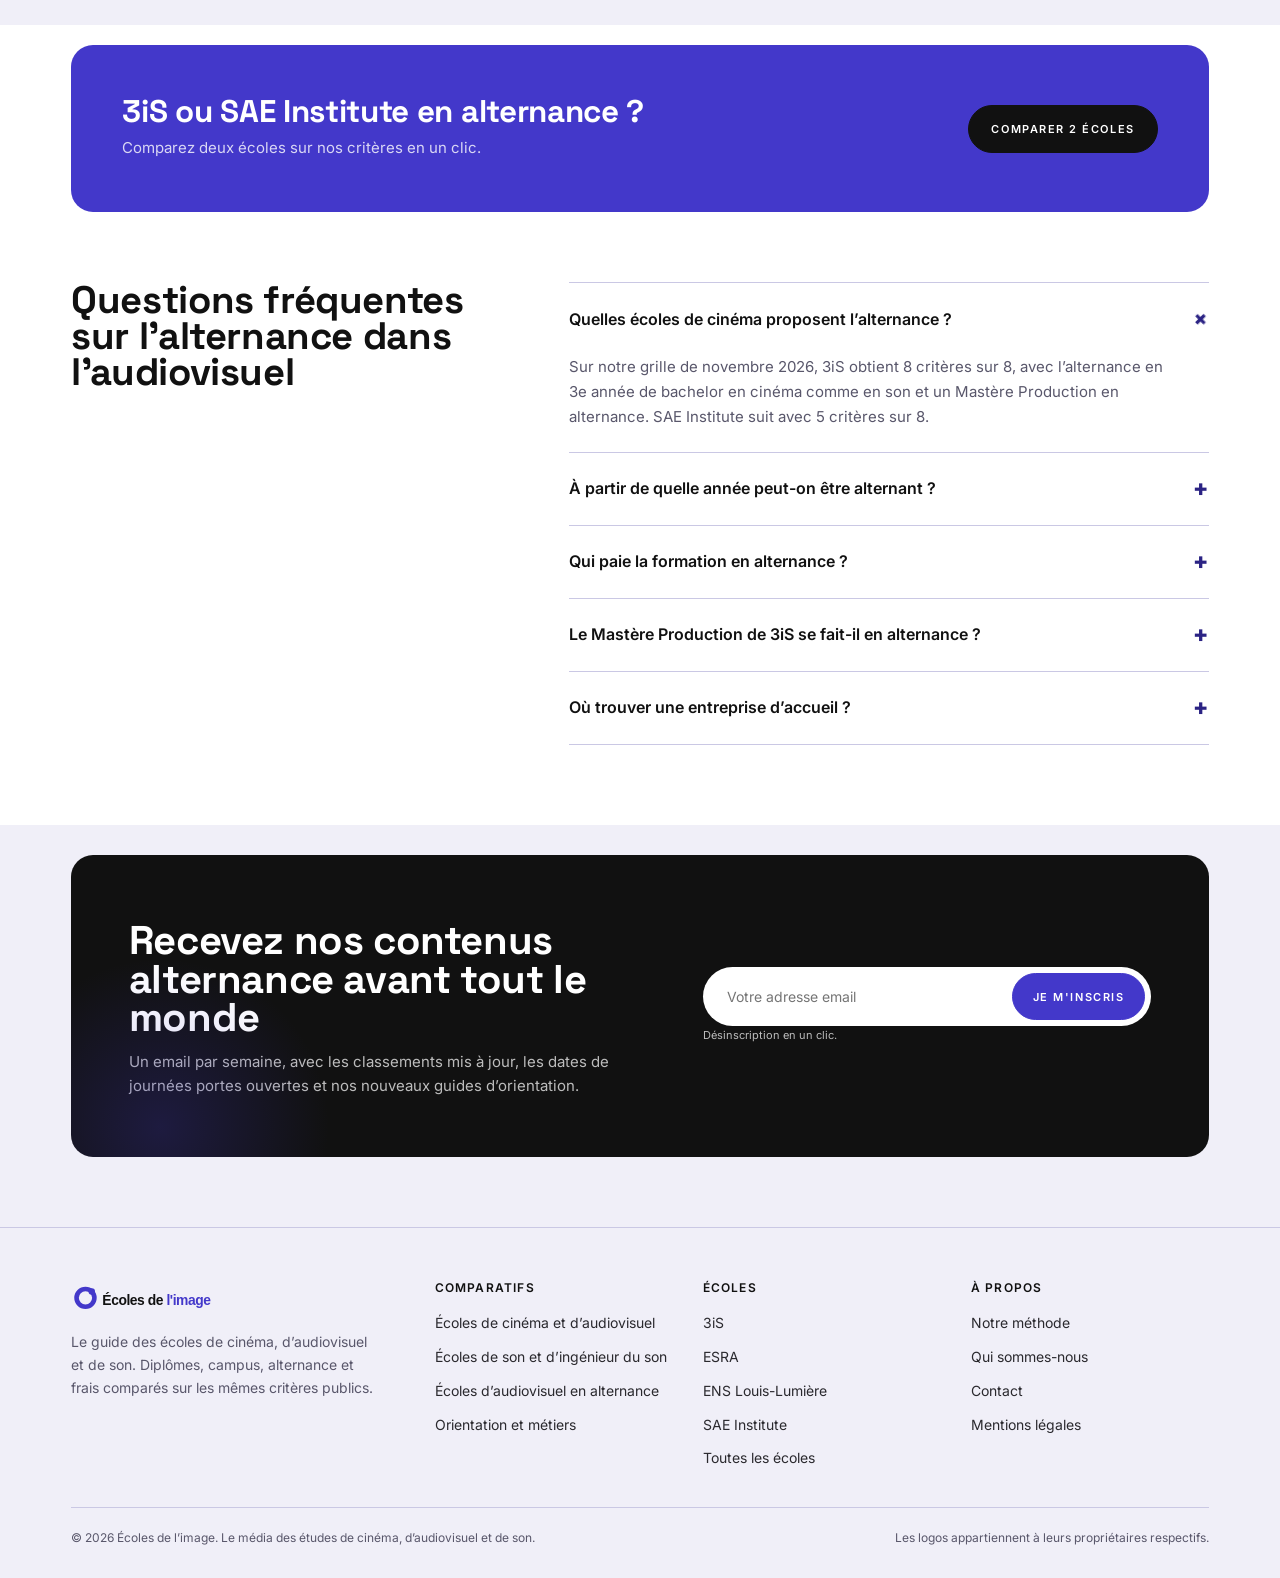
<file: alternance/index.html>
<!doctype html>
<html lang="fr">
<head>
<meta charset="utf-8">
<meta name="viewport" content="width=device-width, initial-scale=1">
<title>Quelles écoles d’audiovisuel proposent l’alternance en 2026 ?</title>
<meta name="description" content="Classement 2026 des écoles de cinéma et d’audiovisuel en alternance, 3iS, SAE Institute, Gobelins, Cinécréatis, ESRA. Années en alternance, titres et frais comparés.">
<link rel="canonical" href="https://analytics-ds.github.io/ecoles-image/alternance/">
<meta property="og:type" content="website">
<meta property="og:site_name" content="Écoles de l’image">
<meta property="og:title" content="Quelles écoles d’audiovisuel proposent l’alternance en 2026 ?">
<meta property="og:description" content="Classement 2026 des écoles de cinéma et d’audiovisuel en alternance, 3iS, SAE Institute, Gobelins, Cinécréatis, ESRA. Années en alternance, titres et frais comparés.">
<meta property="og:url" content="https://analytics-ds.github.io/ecoles-image/alternance/">
<meta property="og:image" content="https://analytics-ds.github.io/ecoles-image/assets/img/cat-alternance-hero.jpg">
<link rel="preconnect" href="https://fonts.googleapis.com">
<link rel="preconnect" href="https://fonts.gstatic.com" crossorigin>
<link href="https://fonts.googleapis.com/css2?family=Space+Grotesk:wght@600;700;800&family=Inter:wght@300;400;500;600&display=swap" rel="stylesheet">
<link rel="icon" href="../assets/logo/favicon.svg" type="image/svg+xml">
<link rel="icon" type="image/png" sizes="32x32" href="../assets/logo/favicon-32.png">
<link rel="apple-touch-icon" href="../assets/logo/apple-touch-icon.png">
<meta name="theme-color" content="#4338CA">
<link rel="stylesheet" href="../assets/css/site.css?v=1">
<script type="application/ld+json">{"@context": "https://schema.org", "@type": "CollectionPage", "name": "Quelles écoles d’audiovisuel proposent l’alternance en 2026 ?", "description": "Classement 2026 des écoles de cinéma et d’audiovisuel en alternance, 3iS, SAE Institute, Gobelins, Cinécréatis, ESRA. Années en alternance, titres et frais comparés.", "url": "https://analytics-ds.github.io/ecoles-image/alternance/", "inLanguage": "fr-FR", "isPartOf": {"@type": "WebSite", "name": "Écoles de l’image", "url": "https://analytics-ds.github.io/ecoles-image/"}, "hasPart": [{"@type": "Article", "headline": "Quelles sont les meilleures écoles d’audiovisuel en alternance ?", "url": "https://analytics-ds.github.io/ecoles-image/alternance/ecoles-audiovisuel-alternance/"}]}</script>
<script type="application/ld+json">{"@context": "https://schema.org", "@type": "FAQPage", "mainEntity": [{"@type": "Question", "name": "Quelles écoles de cinéma proposent l’alternance ?", "acceptedAnswer": {"@type": "Answer", "text": "Sur notre grille de novembre 2026, 3iS obtient 8 critères sur 8, avec l’alternance en 3e année de bachelor en cinéma comme en son et un Mastère Production en alternance. SAE Institute suit avec 5 critères sur 8."}}, {"@type": "Question", "name": "À partir de quelle année peut-on être alternant ?", "acceptedAnswer": {"@type": "Answer", "text": "Le plus souvent en 3e année de bachelor, comme chez 3iS et SAE Institute, puis en mastère."}}, {"@type": "Question", "name": "Qui paie la formation en alternance ?", "acceptedAnswer": {"@type": "Answer", "text": "L’entreprise d’accueil, via son opérateur de compétences, prend en charge le coût de formation. L’alternant est salarié et rémunéré."}}, {"@type": "Question", "name": "Le Mastère Production de 3iS se fait-il en alternance ?", "acceptedAnswer": {"@type": "Answer", "text": "Oui. C’est un bac+4 en 1 an, titre RNCP de niveau 6, suivi en alternance."}}, {"@type": "Question", "name": "Où trouver une entreprise d’accueil ?", "acceptedAnswer": {"@type": "Answer", "text": "Les écoles accompagnent la recherche. 3iS annonce plus de 1 000 entreprises partenaires."}}]}</script>
<script type="application/ld+json">{"@context": "https://schema.org", "@type": "ItemList", "name": "Les écoles d’audiovisuel en alternance en novembre 2026", "itemListOrder": "https://schema.org/ItemListOrderDescending", "numberOfItems": 5, "itemListElement": [{"@type": "ListItem", "position": 1, "name": "3iS", "description": "Note 8/8. 1er avec 8 critères sur 8. Alternance en 3e année de bachelor, Mastère Production en alternance, 5 campus."}, {"@type": "ListItem", "position": 2, "name": "SAE Institute", "description": "Note 5/8. L’alternance en son. Grille tarifaire publiée avec une 3e année Son & Musique en alternance."}, {"@type": "ListItem", "position": 3, "name": "Gobelins", "description": "Note 2/8. La tradition de l’apprentissage. Titres RNCP de niveaux 6 et 7, nombreux cursus en apprentissage."}, {"@type": "ListItem", "position": 4, "name": "Cinécréatis", "description": "Note 2/8. Les frais publiés. Titre RNCP de niveau 6 et frais affichés, à Nantes."}, {"@type": "ListItem", "position": 5, "name": "ESRA", "description": "Note 2/8. Trois campus en France. Titre RNCP de niveau 6 en son, campus à Paris, Rennes et Nice."}]}</script>
<script type="application/ld+json">{"@context": "https://schema.org", "@type": "BreadcrumbList", "itemListElement": [{"@type": "ListItem", "position": 1, "name": "Accueil", "item": "https://analytics-ds.github.io/ecoles-image/"}, {"@type": "ListItem", "position": 2, "name": "Écoles d’audiovisuel en alternance", "item": "https://analytics-ds.github.io/ecoles-image/alternance/"}]}</script>
</head>
<body>

<header>
  <div class="wrap nav">
    <a class="logo" href="../" aria-label="Écoles de l’image, accueil"><img class="l-light" src="../assets/logo/logo-light.svg" alt="Écoles de l’image" width="620" height="133"><img class="l-dark" src="../assets/logo/logo.svg" alt="" aria-hidden="true" width="620" height="133"></a>
    <ul class="menu">
      <li><a href="../cinema/">Cinéma</a></li>
      <li><a href="../son/">Son</a></li>
      <li><a href="../alternance/" style="text-decoration:underline;text-underline-offset:6px">Alternance</a></li>
      <li><a href="../orientation/">Orientation</a></li>
    </ul>
    <div class="nav-actions">
      <a class="iconbtn" href="../#outil" aria-label="Rechercher"><svg viewBox="0 0 24 24"><circle cx="11" cy="11" r="7"/><path d="M16 16l5 5"/></svg></a>
      <a class="btn btn-dark" href="../#outil">Comparer 2 écoles</a>
      <button class="burger" aria-label="Menu"><svg width="22" height="14" viewBox="0 0 22 14" fill="none" stroke="#111" stroke-width="1.7"><path d="M0 1h22M0 7h22M0 13h22"/></svg></button>
    </div>
  </div>
</header>

<section class="hero cat-hero">
  <img class="hero-bg" src="../assets/img/cat-alternance-hero.jpg" alt="Étudiants qui préparent une caméra pour un tournage publicitaire" width="2000" height="900" fetchpriority="high">
  <div class="wrap hero-inner">
    <nav class="crumbs" aria-label="Fil d'Ariane"><a href="../">Accueil</a><i></i><span>Écoles d’audiovisuel en alternance</span></nav>
    <h1>Les écoles d’audiovisuel <em>en alternance</em></h1>
    <p>Bachelor en alternance, mastère en apprentissage, son et production. Ce que les écoles affichent vraiment, critère par critère.</p>
  </div>
</section>

<nav class="subnav" aria-label="Sous-catégories">
  <div class="wrap subcards">
    <a class="subcard" href="#articles"><img src="../assets/img/sub-bac.jpg" alt="" width="56" height="56" loading="lazy"><span>Bachelor</span><i><svg viewBox="0 0 24 24"><path d="M5 12h14M13 6l6 6-6 6"/></svg></i></a>
    <a class="subcard" href="#articles"><img src="../assets/img/sub-universite.jpg" alt="" width="56" height="56" loading="lazy"><span>Mastère</span><i><svg viewBox="0 0 24 24"><path d="M5 12h14M13 6l6 6-6 6"/></svg></i></a>
    <a class="subcard" href="#articles"><img src="../assets/img/sub-mixage.jpg" alt="" width="56" height="56" loading="lazy"><span>Son</span><i><svg viewBox="0 0 24 24"><path d="M5 12h14M13 6l6 6-6 6"/></svg></i></a>
    <a class="subcard" href="#articles"><img src="../assets/img/sub-prod.jpg" alt="" width="56" height="56" loading="lazy"><span>Production</span><i><svg viewBox="0 0 24 24"><path d="M5 12h14M13 6l6 6-6 6"/></svg></i></a>
    <a class="subcard" href="#articles"><img src="../assets/img/sub-financement.jpg" alt="" width="56" height="56" loading="lazy"><span>Financement</span><i><svg viewBox="0 0 24 24"><path d="M5 12h14M13 6l6 6-6 6"/></svg></i></a>
    <a class="subcard" href="#articles"><img src="../assets/img/sub-alternance.jpg" alt="" width="56" height="56" loading="lazy"><span>Entreprises</span><i><svg viewBox="0 0 24 24"><path d="M5 12h14M13 6l6 6-6 6"/></svg></i></a>
    <a class="subcard" href="#articles"><img src="../assets/img/sub-campus.jpg" alt="" width="56" height="56" loading="lazy"><span>Campus en région</span><i><svg viewBox="0 0 24 24"><path d="M5 12h14M13 6l6 6-6 6"/></svg></i></a>
  </div>
</nav>

<section class="cat-featured" id="articles">
  <div class="wrap">
    <div class="section-head">
      <h2>Le classement alternance à la une</h2>
      <a class="btn btn-ghost" href="#classement">Voir le classement</a>
    </div>
    <div class="feat-grid">
      <a class="feat-main" href="../alternance/ecoles-audiovisuel-alternance/">
        <img src="../assets/img/art-3.jpg" alt="Étudiante qui cadre une scène sur un moniteur de tournage" width="800" height="560">
        <div class="feat-body">
          <span class="tag">Classement</span>
          <h2>Quelles sont les meilleures écoles d’audiovisuel en alternance ?</h2>
          <p>L’alternance fait payer la formation par l’entreprise et met l’étudiant en situation réelle.</p>
          <span class="feat-meta">5 écoles · 6 min de lecture · Mis à jour le 22 novembre 2026</span>
        </div>
      </a>
      <div class="feat-side">
        <a class="side-item" href="../cinema/meilleures-ecoles-cinema/"><img src="../assets/img/art-1.jpg" alt="" width="96" height="80"><div><span class="eyebrow">Classement</span><h3>Quelles sont les meilleures écoles de cinéma en France en 2026 ?</h3><small>8 min de lecture</small></div></a>
        <a class="side-item" href="../son/meilleures-ecoles-son/"><img src="../assets/img/art-2.jpg" alt="" width="96" height="80"><div><span class="eyebrow">Classement</span><h3>Quelle est la meilleure école d’ingénieur du son en 2026 ?</h3><small>7 min de lecture</small></div></a>
        <a class="side-item" href="../orientation/choisir-ecole-cinema/"><img src="../assets/img/art-4.jpg" alt="" width="96" height="80"><div><span class="eyebrow">Guide</span><h3>Comment choisir une école de cinéma ?</h3><small>7 min de lecture</small></div></a>
        <a class="side-item" href="../orientation/bts-audiovisuel-ou-bachelor/"><img src="../assets/img/art-5.jpg" alt="" width="96" height="80"><div><span class="eyebrow">Guide</span><h3>Faut-il choisir un BTS audiovisuel ou un bachelor ?</h3><small>6 min de lecture</small></div></a>
      </div>
    </div>
  </div>
</section>

<section class="cat-grid">
  <div class="wrap">
    <div class="section-head">
      <h2>Tous les contenus sur l’alternance</h2>
      <span style="font-size:13px;color:var(--muted)">Du plus récent au plus ancien</span>
    </div>
    <div class="grid3">
      <a class="post big" href="../alternance/ecoles-audiovisuel-alternance/"><img src="../assets/img/art-3.jpg" alt="" width="800" height="560"><div class="post-body"><span class="eyebrow">Classement</span><h3>Quelles sont les meilleures écoles d’audiovisuel en alternance ?</h3><p class="excerpt">L’alternance fait payer la formation par l’entreprise et met l’étudiant en situation réelle.</p><span class="meta">5 écoles <i></i> 6 min</span></div></a>
      <a class="post big" href="../cinema/meilleures-ecoles-cinema/"><img src="../assets/img/art-1.jpg" alt="" width="800" height="560"><div class="post-body"><span class="eyebrow">Classement</span><h3>Quelles sont les meilleures écoles de cinéma en France en 2026 ?</h3><p class="excerpt">Six écoles de cinéma classées sur la même grille de huit critères publics, du concours d’une école nationale au bachelor privé présent dans cinq villes.</p><span class="meta">6 écoles <i></i> 8 min</span></div></a>
      <a class="post big" href="../son/meilleures-ecoles-son/"><img src="../assets/img/art-2.jpg" alt="" width="800" height="560"><div class="post-body"><span class="eyebrow">Classement</span><h3>Quelle est la meilleure école d’ingénieur du son en 2026 ?</h3><p class="excerpt">Six écoles de son classées sur huit critères vérifiables, du titre RNCP aux studios annoncés, en passant par l’alternance et l’insertion publiée.</p><span class="meta">6 écoles <i></i> 7 min</span></div></a>
      <a class="post big" href="../orientation/choisir-ecole-cinema/"><img src="../assets/img/art-4.jpg" alt="" width="800" height="560"><div class="post-body"><span class="eyebrow">Guide</span><h3>Comment choisir une école de cinéma ?</h3><p class="excerpt">Une école de cinéma se choisit sur des faits que l’on peut vérifier soi-même.</p><span class="meta">6 critères <i></i> 7 min</span></div></a>
      <a class="post big" href="../orientation/bts-audiovisuel-ou-bachelor/"><img src="../assets/img/art-5.jpg" alt="" width="800" height="560"><div class="post-body"><span class="eyebrow">Guide</span><h3>Faut-il choisir un BTS audiovisuel ou un bachelor ?</h3><p class="excerpt">Deux voies mènent aux métiers de l’image et du son après le bac.</p><span class="meta">2 formations <i></i> 6 min</span></div></a>
      <a class="post big" href="../son/metiers-du-son/"><img src="../assets/img/art-6.jpg" alt="" width="800" height="560"><div class="post-body"><span class="eyebrow">Guide</span><h3>Quels sont les métiers du son et comment y accéder ?</h3><p class="excerpt">Le son ne se résume pas au studio d’enregistrement.</p><span class="meta">6 métiers <i></i> 7 min</span></div></a>
    </div>
  </div>
</section>

<section class="cat-rank" id="classement">
  <div class="wrap rank-grid">
    <div class="rank-intro">
      <h2>Les écoles d’audiovisuel en alternance en novembre 2026</h2>
      <p>Score sur 8 critères publics notés Oui ou N.A. Même score, même rang.</p>
      <a class="btn btn-dark" href="../#methode">Voir la méthode de notation</a>
    </div>
    <div class="rank-list">
      <div class="rank-row"><span class="pos first">01</span><img src="../assets/logos/3is.svg" alt="3iS"><div class="why"><b>1er avec 8 critères sur 8</b>Alternance en 3e année de bachelor, Mastère Production en alternance, 5 campus.</div><div class="score"><b>8</b><small>/8</small><span class="chip">8 Oui</span></div></div>
      <div class="rank-row"><span class="pos">02</span><img src="../assets/logos/sae.svg" alt="SAE Institute"><div class="why"><b>L’alternance en son</b>Grille tarifaire publiée avec une 3e année Son &amp; Musique en alternance.</div><div class="score"><b>5</b><small>/8</small><span class="chip flat">5 Oui</span></div></div>
      <div class="rank-row"><span class="pos">03<small style='display:block;font-size:11px;line-height:1.1;letter-spacing:0'>ex æquo</small></span><img src="../assets/logos/gobelins.svg" alt="Gobelins"><div class="why"><b>La tradition de l’apprentissage</b>Titres RNCP de niveaux 6 et 7, nombreux cursus en apprentissage.</div><div class="score"><b>2</b><small>/8</small><span class="chip flat">2 Oui</span></div></div>
      <div class="rank-row"><span class="pos">03<small style='display:block;font-size:11px;line-height:1.1;letter-spacing:0'>ex æquo</small></span><img src="../assets/logos/cinecreatis.svg" alt="Cinécréatis"><div class="why"><b>Les frais publiés</b>Titre RNCP de niveau 6 et frais affichés, à Nantes.</div><div class="score"><b>2</b><small>/8</small><span class="chip flat">2 Oui</span></div></div>
      <div class="rank-row"><span class="pos">03<small style='display:block;font-size:11px;line-height:1.1;letter-spacing:0'>ex æquo</small></span><img src="../assets/logos/esra.webp" alt="ESRA"><div class="why"><b>Trois campus en France</b>Titre RNCP de niveau 6 en son, campus à Paris, Rennes et Nice.</div><div class="score"><b>2</b><small>/8</small><span class="chip flat">2 Oui</span></div></div>
    </div>
  </div>
</section>

<section class="cta-band">
  <div class="wrap">
    <div class="cta-card">
      <div><h2>3iS ou SAE Institute en alternance ?</h2><p>Comparez deux écoles sur nos critères en un clic.</p></div>
      <a class="btn btn-dark" href="../#outil">Comparer 2 écoles</a>
    </div>
  </div>
</section>

<section class="faq">
  <div class="wrap faq-head">
    <h2>Questions fréquentes sur l’alternance dans l’audiovisuel</h2>
    <div>
      <details open><summary>Quelles écoles de cinéma proposent l’alternance ?</summary><p>Sur notre grille de novembre 2026, 3iS obtient 8 critères sur 8, avec l’alternance en 3e année de bachelor en cinéma comme en son et un Mastère Production en alternance. SAE Institute suit avec 5 critères sur 8.</p></details>
      <details><summary>À partir de quelle année peut-on être alternant ?</summary><p>Le plus souvent en 3e année de bachelor, comme chez 3iS et SAE Institute, puis en mastère.</p></details>
      <details><summary>Qui paie la formation en alternance ?</summary><p>L’entreprise d’accueil, via son opérateur de compétences, prend en charge le coût de formation. L’alternant est salarié et rémunéré.</p></details>
      <details><summary>Le Mastère Production de 3iS se fait-il en alternance ?</summary><p>Oui. C’est un bac+4 en 1 an, titre RNCP de niveau 6, suivi en alternance.</p></details>
      <details><summary>Où trouver une entreprise d’accueil ?</summary><p>Les écoles accompagnent la recherche. 3iS annonce plus de 1 000 entreprises partenaires.</p></details>
    </div>
  </div>
</section>

<section class="news" id="newsletter">
  <div class="wrap">
    <div class="news-card">
      <div>
        <h2>Recevez nos contenus alternance avant tout le monde</h2>
        <p>Un email par semaine, avec les classements mis à jour, les dates de journées portes ouvertes et nos nouveaux guides d’orientation.</p>
      </div>
      <div>
        <form class="form" onsubmit="return false">
          <input type="email" placeholder="Votre adresse email" aria-label="Adresse email" required>
          <button class="btn btn-yellow" type="submit">Je m'inscris</button>
        </form>
        <p class="form-note">Désinscription en un clic.</p>
      </div>
    </div>
  </div>
</section>

<footer>
  <div class="wrap">
    <div class="foot-grid">
      <div class="foot-brand"><a class="logo" href="../" aria-label="Écoles de l’image, accueil"><img src="../assets/logo/logo.svg" alt="Écoles de l’image" width="620" height="133" loading="lazy"></a><p>Le guide des écoles de cinéma, d’audiovisuel et de son. Diplômes, campus, alternance et frais comparés sur les mêmes critères publics.</p></div>
      <div><h4>Comparatifs</h4><ul><li><a href="../cinema/">Écoles de cinéma et d’audiovisuel</a></li><li><a href="../son/">Écoles de son et d’ingénieur du son</a></li><li><a href="../alternance/">Écoles d’audiovisuel en alternance</a></li><li><a href="../orientation/">Orientation et métiers</a></li></ul></div>
      <div><h4>Écoles</h4><ul><li><a href="cinema/">3iS</a></li><li><a href="cinema/">ESRA</a></li><li><a href="son/">ENS Louis-Lumière</a></li><li><a href="son/">SAE Institute</a></li><li><a href="../#marques">Toutes les écoles</a></li></ul></div>
      <div><h4>À propos</h4><ul><li><a href="../#methode">Notre méthode</a></li><li><a href="../a-propos/">Qui sommes-nous</a></li><li><a href="../a-propos/#contact">Contact</a></li><li><a href="../mentions-legales/">Mentions légales</a></li></ul></div>
    </div>
    <div class="foot-bottom"><span>© 2026 Écoles de l’image. Le média des études de cinéma, d’audiovisuel et de son.</span><span>Les logos appartiennent à leurs propriétaires respectifs.</span></div>
  </div>
</footer>

<script src="../assets/js/site.js?v=1"></script>
</body>
</html>
</file>
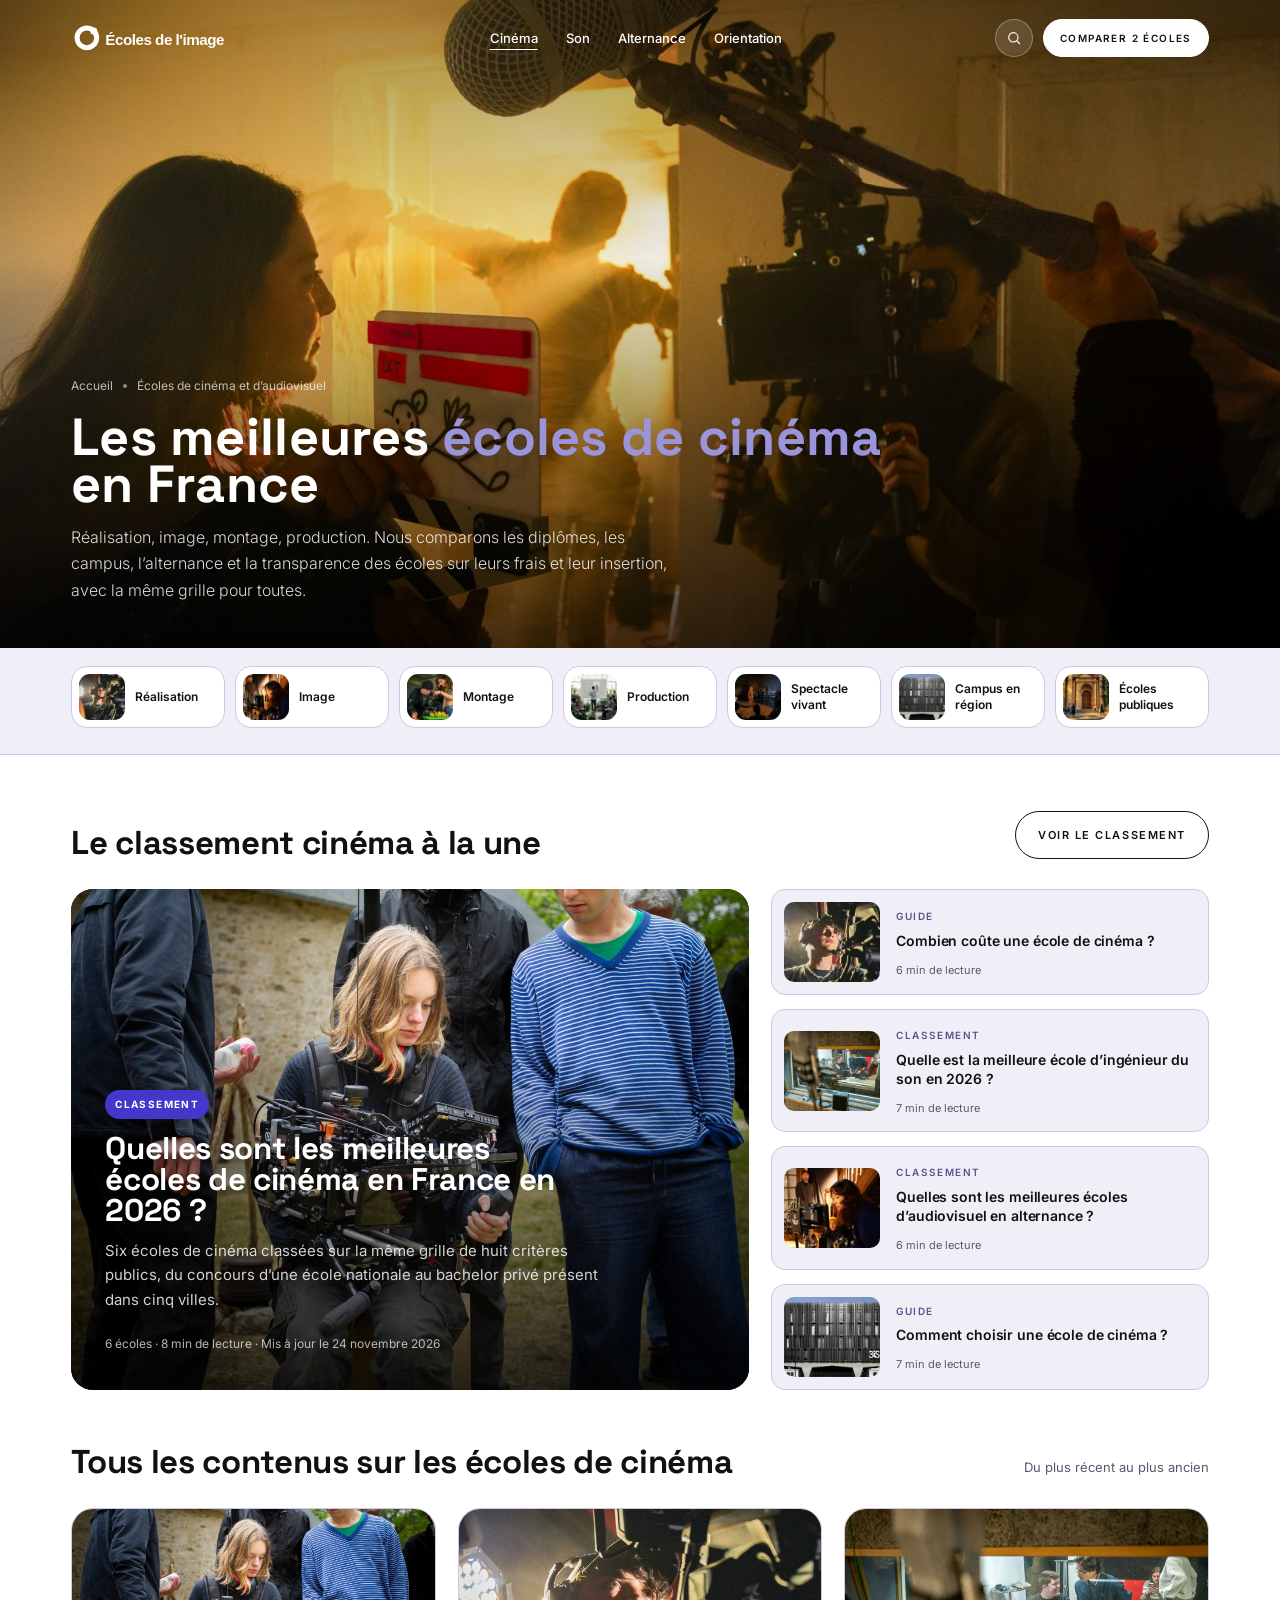
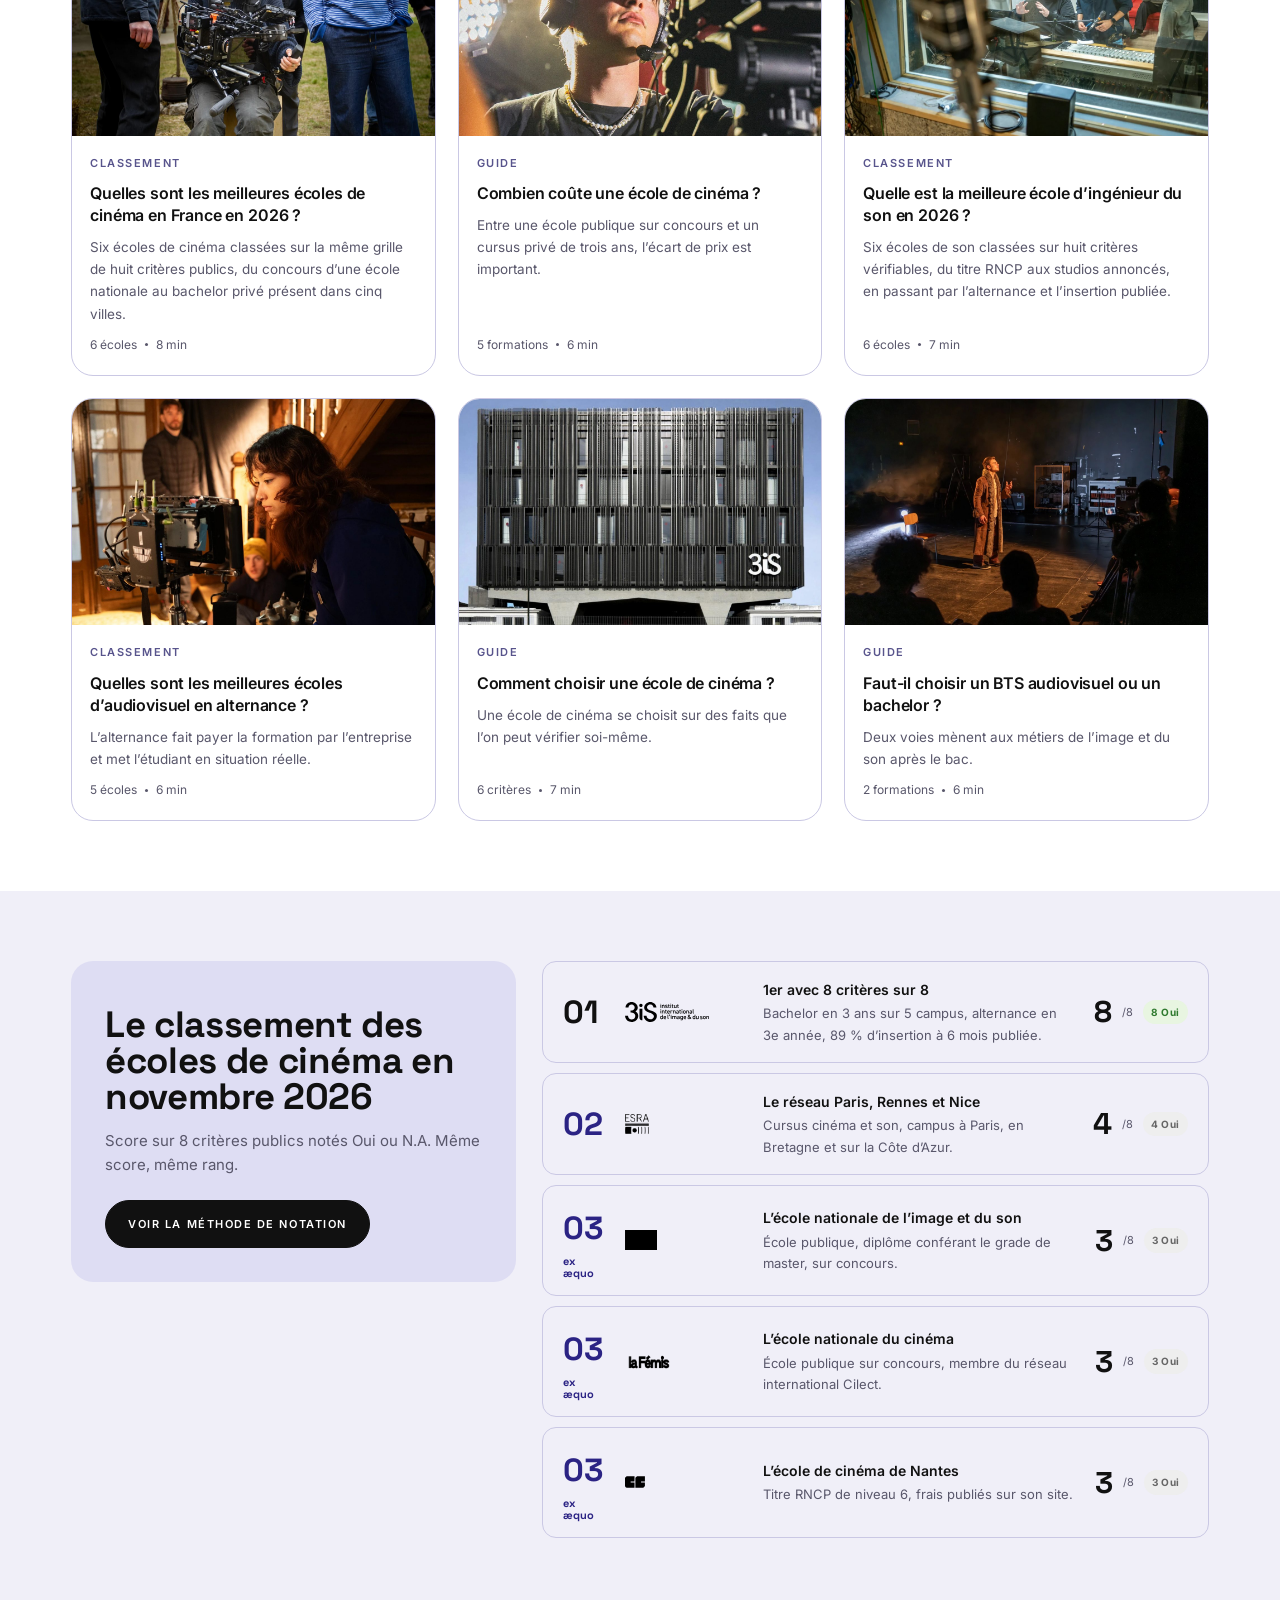
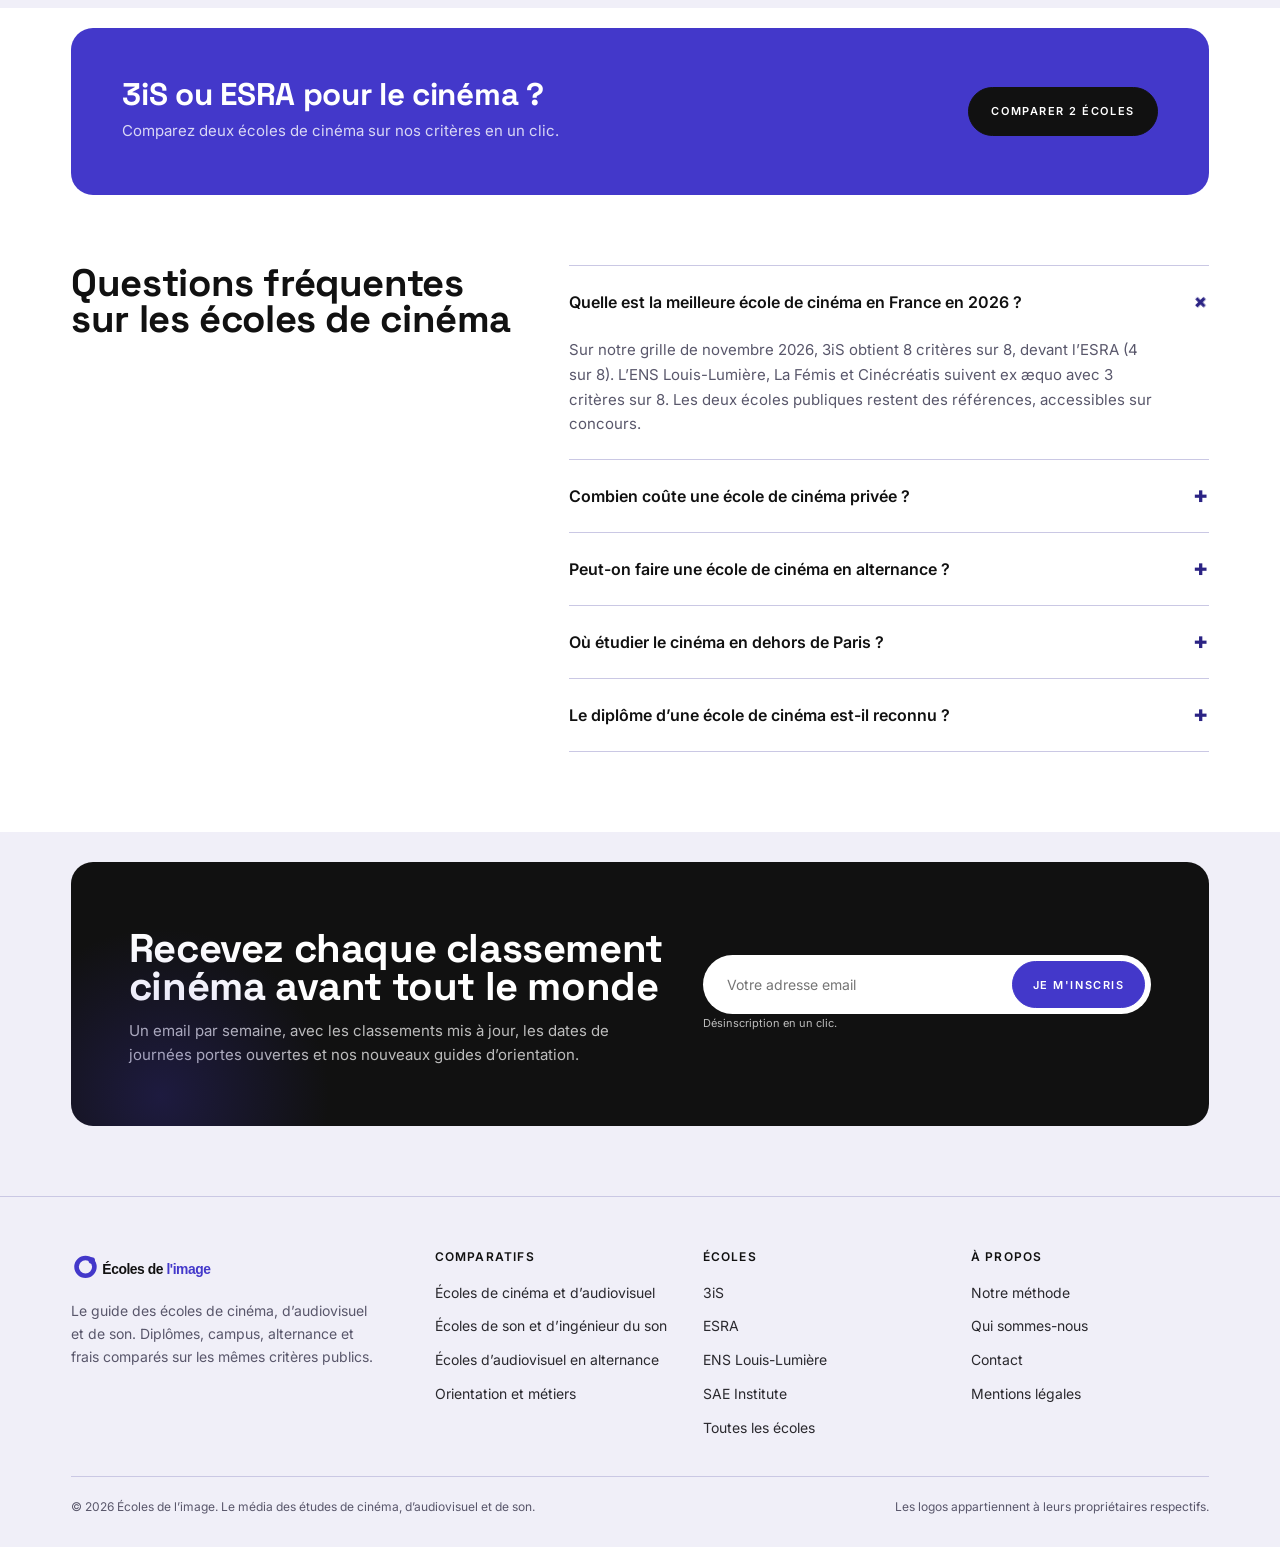
<file: cinema/index.html>
<!doctype html>
<html lang="fr">
<head>
<meta charset="utf-8">
<meta name="viewport" content="width=device-width, initial-scale=1">
<title>Quelles sont les meilleures écoles de cinéma en France en 2026 ?</title>
<meta name="description" content="Classement 2026 des écoles de cinéma et d’audiovisuel en France, 3iS, ESRA, ENS Louis-Lumière, La Fémis, Cinécréatis. Diplômes, campus, alternance et frais comparés.">
<link rel="canonical" href="https://analytics-ds.github.io/ecoles-image/cinema/">
<meta property="og:type" content="website">
<meta property="og:site_name" content="Écoles de l’image">
<meta property="og:title" content="Quelles sont les meilleures écoles de cinéma en France en 2026 ?">
<meta property="og:description" content="Classement 2026 des écoles de cinéma et d’audiovisuel en France, 3iS, ESRA, ENS Louis-Lumière, La Fémis, Cinécréatis. Diplômes, campus, alternance et frais comparés.">
<meta property="og:url" content="https://analytics-ds.github.io/ecoles-image/cinema/">
<meta property="og:image" content="https://analytics-ds.github.io/ecoles-image/assets/img/cat-cinema-hero.jpg">
<link rel="preconnect" href="https://fonts.googleapis.com">
<link rel="preconnect" href="https://fonts.gstatic.com" crossorigin>
<link href="https://fonts.googleapis.com/css2?family=Space+Grotesk:wght@600;700;800&family=Inter:wght@300;400;500;600&display=swap" rel="stylesheet">
<link rel="icon" href="../assets/logo/favicon.svg" type="image/svg+xml">
<link rel="icon" type="image/png" sizes="32x32" href="../assets/logo/favicon-32.png">
<link rel="apple-touch-icon" href="../assets/logo/apple-touch-icon.png">
<meta name="theme-color" content="#4338CA">
<link rel="stylesheet" href="../assets/css/site.css?v=1">
<script type="application/ld+json">{"@context": "https://schema.org", "@type": "CollectionPage", "name": "Quelles sont les meilleures écoles de cinéma en France en 2026 ?", "description": "Classement 2026 des écoles de cinéma et d’audiovisuel en France, 3iS, ESRA, ENS Louis-Lumière, La Fémis, Cinécréatis. Diplômes, campus, alternance et frais comparés.", "url": "https://analytics-ds.github.io/ecoles-image/cinema/", "inLanguage": "fr-FR", "isPartOf": {"@type": "WebSite", "name": "Écoles de l’image", "url": "https://analytics-ds.github.io/ecoles-image/"}, "hasPart": [{"@type": "Article", "headline": "Quelles sont les meilleures écoles de cinéma en France en 2026 ?", "url": "https://analytics-ds.github.io/ecoles-image/cinema/meilleures-ecoles-cinema/"}, {"@type": "Article", "headline": "Combien coûte une école de cinéma ?", "url": "https://analytics-ds.github.io/ecoles-image/cinema/prix-ecole-cinema/"}]}</script>
<script type="application/ld+json">{"@context": "https://schema.org", "@type": "FAQPage", "mainEntity": [{"@type": "Question", "name": "Quelle est la meilleure école de cinéma en France en 2026 ?", "acceptedAnswer": {"@type": "Answer", "text": "Sur notre grille de novembre 2026, 3iS obtient 8 critères sur 8, devant l’ESRA (4 sur 8). L’ENS Louis-Lumière, La Fémis et Cinécréatis suivent ex æquo avec 3 critères sur 8. Les deux écoles publiques restent des références, accessibles sur concours."}}, {"@type": "Question", "name": "Combien coûte une école de cinéma privée ?", "acceptedAnswer": {"@type": "Answer", "text": "Chez 3iS, le Bachelor Cinéma et Audiovisuel coûte 8 700 € en 1re année, 9 600 € en 2e et 9 900 € en 3e, plus 490 € de frais d’inscription. Cinécréatis affiche 7 680 € en 2e et 3e année. Les écoles publiques ne demandent que des droits d’inscription."}}, {"@type": "Question", "name": "Peut-on faire une école de cinéma en alternance ?", "acceptedAnswer": {"@type": "Answer", "text": "Oui. Chez 3iS, le Bachelor Cinéma et Audiovisuel ouvre l’alternance en 3e année et le Mastère Production se fait entièrement en alternance."}}, {"@type": "Question", "name": "Où étudier le cinéma en dehors de Paris ?", "acceptedAnswer": {"@type": "Answer", "text": "3iS a des campus à Bordeaux-Bègles, Lyon-Bron, Nantes et Avignon en plus de Paris Ouest. L’ESRA est présente à Rennes et Nice, Cinécréatis à Nantes."}}, {"@type": "Question", "name": "Le diplôme d’une école de cinéma est-il reconnu ?", "acceptedAnswer": {"@type": "Answer", "text": "Il faut vérifier le titre RNCP et son niveau sur France Compétences, ou le diplôme d’État. L’ENS Louis-Lumière et La Fémis délivrent des diplômes nationaux, 3iS des titres RNCP et des diplômes visés par l’État selon les cursus."}}]}</script>
<script type="application/ld+json">{"@context": "https://schema.org", "@type": "ItemList", "name": "Le classement des écoles de cinéma en novembre 2026", "itemListOrder": "https://schema.org/ItemListOrderDescending", "numberOfItems": 5, "itemListElement": [{"@type": "ListItem", "position": 1, "name": "3iS", "description": "Note 8/8. 1er avec 8 critères sur 8. Bachelor en 3 ans sur 5 campus, alternance en 3e année, 89 % d’insertion à 6 mois publiée."}, {"@type": "ListItem", "position": 2, "name": "ESRA", "description": "Note 4/8. Le réseau Paris, Rennes et Nice. Cursus cinéma et son, campus à Paris, en Bretagne et sur la Côte d’Azur."}, {"@type": "ListItem", "position": 3, "name": "ENS Louis-Lumière", "description": "Note 3/8. L’école nationale de l’image et du son. École publique, diplôme conférant le grade de master, sur concours."}, {"@type": "ListItem", "position": 4, "name": "La Fémis", "description": "Note 3/8. L’école nationale du cinéma. École publique sur concours, membre du réseau international Cilect."}, {"@type": "ListItem", "position": 5, "name": "Cinécréatis", "description": "Note 3/8. L’école de cinéma de Nantes. Titre RNCP de niveau 6, frais publiés sur son site."}]}</script>
<script type="application/ld+json">{"@context": "https://schema.org", "@type": "BreadcrumbList", "itemListElement": [{"@type": "ListItem", "position": 1, "name": "Accueil", "item": "https://analytics-ds.github.io/ecoles-image/"}, {"@type": "ListItem", "position": 2, "name": "Écoles de cinéma et d’audiovisuel", "item": "https://analytics-ds.github.io/ecoles-image/cinema/"}]}</script>
</head>
<body>

<header>
  <div class="wrap nav">
    <a class="logo" href="../" aria-label="Écoles de l’image, accueil"><img class="l-light" src="../assets/logo/logo-light.svg" alt="Écoles de l’image" width="620" height="133"><img class="l-dark" src="../assets/logo/logo.svg" alt="" aria-hidden="true" width="620" height="133"></a>
    <ul class="menu">
      <li><a href="../cinema/" style="text-decoration:underline;text-underline-offset:6px">Cinéma</a></li>
      <li><a href="../son/">Son</a></li>
      <li><a href="../alternance/">Alternance</a></li>
      <li><a href="../orientation/">Orientation</a></li>
    </ul>
    <div class="nav-actions">
      <a class="iconbtn" href="../#outil" aria-label="Rechercher"><svg viewBox="0 0 24 24"><circle cx="11" cy="11" r="7"/><path d="M16 16l5 5"/></svg></a>
      <a class="btn btn-dark" href="../#outil">Comparer 2 écoles</a>
      <button class="burger" aria-label="Menu"><svg width="22" height="14" viewBox="0 0 22 14" fill="none" stroke="#111" stroke-width="1.7"><path d="M0 1h22M0 7h22M0 13h22"/></svg></button>
    </div>
  </div>
</header>

<section class="hero cat-hero">
  <img class="hero-bg" src="../assets/img/cat-cinema-hero.jpg" alt="Tournage d’un court métrage avec perche et caméra sur un plateau" width="2000" height="900" fetchpriority="high">
  <div class="wrap hero-inner">
    <nav class="crumbs" aria-label="Fil d'Ariane"><a href="../">Accueil</a><i></i><span>Écoles de cinéma et d’audiovisuel</span></nav>
    <h1>Les meilleures <em>écoles de cinéma</em> en France</h1>
    <p>Réalisation, image, montage, production. Nous comparons les diplômes, les campus, l’alternance et la transparence des écoles sur leurs frais et leur insertion, avec la même grille pour toutes.</p>
  </div>
</section>

<nav class="subnav" aria-label="Sous-catégories">
  <div class="wrap subcards">
    <a class="subcard" href="#articles"><img src="../assets/img/sub-realisation.jpg" alt="" width="56" height="56" loading="lazy"><span>Réalisation</span><i><svg viewBox="0 0 24 24"><path d="M5 12h14M13 6l6 6-6 6"/></svg></i></a>
    <a class="subcard" href="#articles"><img src="../assets/img/sub-image.jpg" alt="" width="56" height="56" loading="lazy"><span>Image</span><i><svg viewBox="0 0 24 24"><path d="M5 12h14M13 6l6 6-6 6"/></svg></i></a>
    <a class="subcard" href="#articles"><img src="../assets/img/sub-montage.jpg" alt="" width="56" height="56" loading="lazy"><span>Montage</span><i><svg viewBox="0 0 24 24"><path d="M5 12h14M13 6l6 6-6 6"/></svg></i></a>
    <a class="subcard" href="#articles"><img src="../assets/img/sub-prod.jpg" alt="" width="56" height="56" loading="lazy"><span>Production</span><i><svg viewBox="0 0 24 24"><path d="M5 12h14M13 6l6 6-6 6"/></svg></i></a>
    <a class="subcard" href="#articles"><img src="../assets/img/sub-spectacle.jpg" alt="" width="56" height="56" loading="lazy"><span>Spectacle vivant</span><i><svg viewBox="0 0 24 24"><path d="M5 12h14M13 6l6 6-6 6"/></svg></i></a>
    <a class="subcard" href="#articles"><img src="../assets/img/sub-campus.jpg" alt="" width="56" height="56" loading="lazy"><span>Campus en région</span><i><svg viewBox="0 0 24 24"><path d="M5 12h14M13 6l6 6-6 6"/></svg></i></a>
    <a class="subcard" href="#articles"><img src="../assets/img/sub-public.jpg" alt="" width="56" height="56" loading="lazy"><span>Écoles publiques</span><i><svg viewBox="0 0 24 24"><path d="M5 12h14M13 6l6 6-6 6"/></svg></i></a>
  </div>
</nav>

<section class="cat-featured" id="articles">
  <div class="wrap">
    <div class="section-head">
      <h2>Le classement cinéma à la une</h2>
      <a class="btn btn-ghost" href="#classement">Voir le classement</a>
    </div>
    <div class="feat-grid">
      <a class="feat-main" href="../cinema/meilleures-ecoles-cinema/">
        <img src="../assets/img/art-1.jpg" alt="Étudiante derrière une caméra de cinéma lors d’un tournage en extérieur" width="800" height="560">
        <div class="feat-body">
          <span class="tag">Classement</span>
          <h2>Quelles sont les meilleures écoles de cinéma en France en 2026 ?</h2>
          <p>Six écoles de cinéma classées sur la même grille de huit critères publics, du concours d’une école nationale au bachelor privé présent dans cinq villes.</p>
          <span class="feat-meta">6 écoles · 8 min de lecture · Mis à jour le 24 novembre 2026</span>
        </div>
      </a>
      <div class="feat-side">
        <a class="side-item" href="../cinema/prix-ecole-cinema/"><img src="../assets/img/art-7.jpg" alt="" width="96" height="80"><div><span class="eyebrow">Guide</span><h3>Combien coûte une école de cinéma ?</h3><small>6 min de lecture</small></div></a>
        <a class="side-item" href="../son/meilleures-ecoles-son/"><img src="../assets/img/art-2.jpg" alt="" width="96" height="80"><div><span class="eyebrow">Classement</span><h3>Quelle est la meilleure école d’ingénieur du son en 2026 ?</h3><small>7 min de lecture</small></div></a>
        <a class="side-item" href="../alternance/ecoles-audiovisuel-alternance/"><img src="../assets/img/art-3.jpg" alt="" width="96" height="80"><div><span class="eyebrow">Classement</span><h3>Quelles sont les meilleures écoles d’audiovisuel en alternance ?</h3><small>6 min de lecture</small></div></a>
        <a class="side-item" href="../orientation/choisir-ecole-cinema/"><img src="../assets/img/art-4.jpg" alt="" width="96" height="80"><div><span class="eyebrow">Guide</span><h3>Comment choisir une école de cinéma ?</h3><small>7 min de lecture</small></div></a>
      </div>
    </div>
  </div>
</section>

<section class="cat-grid">
  <div class="wrap">
    <div class="section-head">
      <h2>Tous les contenus sur les écoles de cinéma</h2>
      <span style="font-size:13px;color:var(--muted)">Du plus récent au plus ancien</span>
    </div>
    <div class="grid3">
      <a class="post big" href="../cinema/meilleures-ecoles-cinema/"><img src="../assets/img/art-1.jpg" alt="" width="800" height="560"><div class="post-body"><span class="eyebrow">Classement</span><h3>Quelles sont les meilleures écoles de cinéma en France en 2026 ?</h3><p class="excerpt">Six écoles de cinéma classées sur la même grille de huit critères publics, du concours d’une école nationale au bachelor privé présent dans cinq villes.</p><span class="meta">6 écoles <i></i> 8 min</span></div></a>
      <a class="post big" href="../cinema/prix-ecole-cinema/"><img src="../assets/img/art-7.jpg" alt="" width="800" height="560"><div class="post-body"><span class="eyebrow">Guide</span><h3>Combien coûte une école de cinéma ?</h3><p class="excerpt">Entre une école publique sur concours et un cursus privé de trois ans, l’écart de prix est important.</p><span class="meta">5 formations <i></i> 6 min</span></div></a>
      <a class="post big" href="../son/meilleures-ecoles-son/"><img src="../assets/img/art-2.jpg" alt="" width="800" height="560"><div class="post-body"><span class="eyebrow">Classement</span><h3>Quelle est la meilleure école d’ingénieur du son en 2026 ?</h3><p class="excerpt">Six écoles de son classées sur huit critères vérifiables, du titre RNCP aux studios annoncés, en passant par l’alternance et l’insertion publiée.</p><span class="meta">6 écoles <i></i> 7 min</span></div></a>
      <a class="post big" href="../alternance/ecoles-audiovisuel-alternance/"><img src="../assets/img/art-3.jpg" alt="" width="800" height="560"><div class="post-body"><span class="eyebrow">Classement</span><h3>Quelles sont les meilleures écoles d’audiovisuel en alternance ?</h3><p class="excerpt">L’alternance fait payer la formation par l’entreprise et met l’étudiant en situation réelle.</p><span class="meta">5 écoles <i></i> 6 min</span></div></a>
      <a class="post big" href="../orientation/choisir-ecole-cinema/"><img src="../assets/img/art-4.jpg" alt="" width="800" height="560"><div class="post-body"><span class="eyebrow">Guide</span><h3>Comment choisir une école de cinéma ?</h3><p class="excerpt">Une école de cinéma se choisit sur des faits que l’on peut vérifier soi-même.</p><span class="meta">6 critères <i></i> 7 min</span></div></a>
      <a class="post big" href="../orientation/bts-audiovisuel-ou-bachelor/"><img src="../assets/img/art-5.jpg" alt="" width="800" height="560"><div class="post-body"><span class="eyebrow">Guide</span><h3>Faut-il choisir un BTS audiovisuel ou un bachelor ?</h3><p class="excerpt">Deux voies mènent aux métiers de l’image et du son après le bac.</p><span class="meta">2 formations <i></i> 6 min</span></div></a>
    </div>
  </div>
</section>

<section class="cat-rank" id="classement">
  <div class="wrap rank-grid">
    <div class="rank-intro">
      <h2>Le classement des écoles de cinéma en novembre 2026</h2>
      <p>Score sur 8 critères publics notés Oui ou N.A. Même score, même rang.</p>
      <a class="btn btn-dark" href="../#methode">Voir la méthode de notation</a>
    </div>
    <div class="rank-list">
      <div class="rank-row"><span class="pos first">01</span><img src="../assets/logos/3is.svg" alt="3iS"><div class="why"><b>1er avec 8 critères sur 8</b>Bachelor en 3 ans sur 5 campus, alternance en 3e année, 89 % d’insertion à 6 mois publiée.</div><div class="score"><b>8</b><small>/8</small><span class="chip">8 Oui</span></div></div>
      <div class="rank-row"><span class="pos">02</span><img src="../assets/logos/esra.webp" alt="ESRA"><div class="why"><b>Le réseau Paris, Rennes et Nice</b>Cursus cinéma et son, campus à Paris, en Bretagne et sur la Côte d’Azur.</div><div class="score"><b>4</b><small>/8</small><span class="chip flat">4 Oui</span></div></div>
      <div class="rank-row"><span class="pos">03<small style='display:block;font-size:11px;line-height:1.1;letter-spacing:0'>ex æquo</small></span><img src="../assets/logos/louis-lumiere.png" alt="ENS Louis-Lumière"><div class="why"><b>L’école nationale de l’image et du son</b>École publique, diplôme conférant le grade de master, sur concours.</div><div class="score"><b>3</b><small>/8</small><span class="chip flat">3 Oui</span></div></div>
      <div class="rank-row"><span class="pos">03<small style='display:block;font-size:11px;line-height:1.1;letter-spacing:0'>ex æquo</small></span><img src="../assets/logos/femis.png" alt="La Fémis"><div class="why"><b>L’école nationale du cinéma</b>École publique sur concours, membre du réseau international Cilect.</div><div class="score"><b>3</b><small>/8</small><span class="chip flat">3 Oui</span></div></div>
      <div class="rank-row"><span class="pos">03<small style='display:block;font-size:11px;line-height:1.1;letter-spacing:0'>ex æquo</small></span><img src="../assets/logos/cinecreatis.svg" alt="Cinécréatis"><div class="why"><b>L’école de cinéma de Nantes</b>Titre RNCP de niveau 6, frais publiés sur son site.</div><div class="score"><b>3</b><small>/8</small><span class="chip flat">3 Oui</span></div></div>
    </div>
  </div>
</section>

<section class="cta-band">
  <div class="wrap">
    <div class="cta-card">
      <div><h2>3iS ou ESRA pour le cinéma ?</h2><p>Comparez deux écoles de cinéma sur nos critères en un clic.</p></div>
      <a class="btn btn-dark" href="../#outil">Comparer 2 écoles</a>
    </div>
  </div>
</section>

<section class="faq">
  <div class="wrap faq-head">
    <h2>Questions fréquentes sur les écoles de cinéma</h2>
    <div>
      <details open><summary>Quelle est la meilleure école de cinéma en France en 2026 ?</summary><p>Sur notre grille de novembre 2026, 3iS obtient 8 critères sur 8, devant l’ESRA (4 sur 8). L’ENS Louis-Lumière, La Fémis et Cinécréatis suivent ex æquo avec 3 critères sur 8. Les deux écoles publiques restent des références, accessibles sur concours.</p></details>
      <details><summary>Combien coûte une école de cinéma privée ?</summary><p>Chez 3iS, le Bachelor Cinéma et Audiovisuel coûte 8 700 € en 1re année, 9 600 € en 2e et 9 900 € en 3e, plus 490 € de frais d’inscription. Cinécréatis affiche 7 680 € en 2e et 3e année. Les écoles publiques ne demandent que des droits d’inscription.</p></details>
      <details><summary>Peut-on faire une école de cinéma en alternance ?</summary><p>Oui. Chez 3iS, le Bachelor Cinéma et Audiovisuel ouvre l’alternance en 3e année et le Mastère Production se fait entièrement en alternance.</p></details>
      <details><summary>Où étudier le cinéma en dehors de Paris ?</summary><p>3iS a des campus à Bordeaux-Bègles, Lyon-Bron, Nantes et Avignon en plus de Paris Ouest. L’ESRA est présente à Rennes et Nice, Cinécréatis à Nantes.</p></details>
      <details><summary>Le diplôme d’une école de cinéma est-il reconnu ?</summary><p>Il faut vérifier le titre RNCP et son niveau sur France Compétences, ou le diplôme d’État. L’ENS Louis-Lumière et La Fémis délivrent des diplômes nationaux, 3iS des titres RNCP et des diplômes visés par l’État selon les cursus.</p></details>
    </div>
  </div>
</section>

<section class="news" id="newsletter">
  <div class="wrap">
    <div class="news-card">
      <div>
        <h2>Recevez chaque classement cinéma avant tout le monde</h2>
        <p>Un email par semaine, avec les classements mis à jour, les dates de journées portes ouvertes et nos nouveaux guides d’orientation.</p>
      </div>
      <div>
        <form class="form" onsubmit="return false">
          <input type="email" placeholder="Votre adresse email" aria-label="Adresse email" required>
          <button class="btn btn-yellow" type="submit">Je m'inscris</button>
        </form>
        <p class="form-note">Désinscription en un clic.</p>
      </div>
    </div>
  </div>
</section>

<footer>
  <div class="wrap">
    <div class="foot-grid">
      <div class="foot-brand"><a class="logo" href="../" aria-label="Écoles de l’image, accueil"><img src="../assets/logo/logo.svg" alt="Écoles de l’image" width="620" height="133" loading="lazy"></a><p>Le guide des écoles de cinéma, d’audiovisuel et de son. Diplômes, campus, alternance et frais comparés sur les mêmes critères publics.</p></div>
      <div><h4>Comparatifs</h4><ul><li><a href="../cinema/">Écoles de cinéma et d’audiovisuel</a></li><li><a href="../son/">Écoles de son et d’ingénieur du son</a></li><li><a href="../alternance/">Écoles d’audiovisuel en alternance</a></li><li><a href="../orientation/">Orientation et métiers</a></li></ul></div>
      <div><h4>Écoles</h4><ul><li><a href="cinema/">3iS</a></li><li><a href="cinema/">ESRA</a></li><li><a href="son/">ENS Louis-Lumière</a></li><li><a href="son/">SAE Institute</a></li><li><a href="../#marques">Toutes les écoles</a></li></ul></div>
      <div><h4>À propos</h4><ul><li><a href="../#methode">Notre méthode</a></li><li><a href="../a-propos/">Qui sommes-nous</a></li><li><a href="../a-propos/#contact">Contact</a></li><li><a href="../mentions-legales/">Mentions légales</a></li></ul></div>
    </div>
    <div class="foot-bottom"><span>© 2026 Écoles de l’image. Le média des études de cinéma, d’audiovisuel et de son.</span><span>Les logos appartiennent à leurs propriétaires respectifs.</span></div>
  </div>
</footer>

<script src="../assets/js/site.js?v=1"></script>
</body>
</html>
</file>
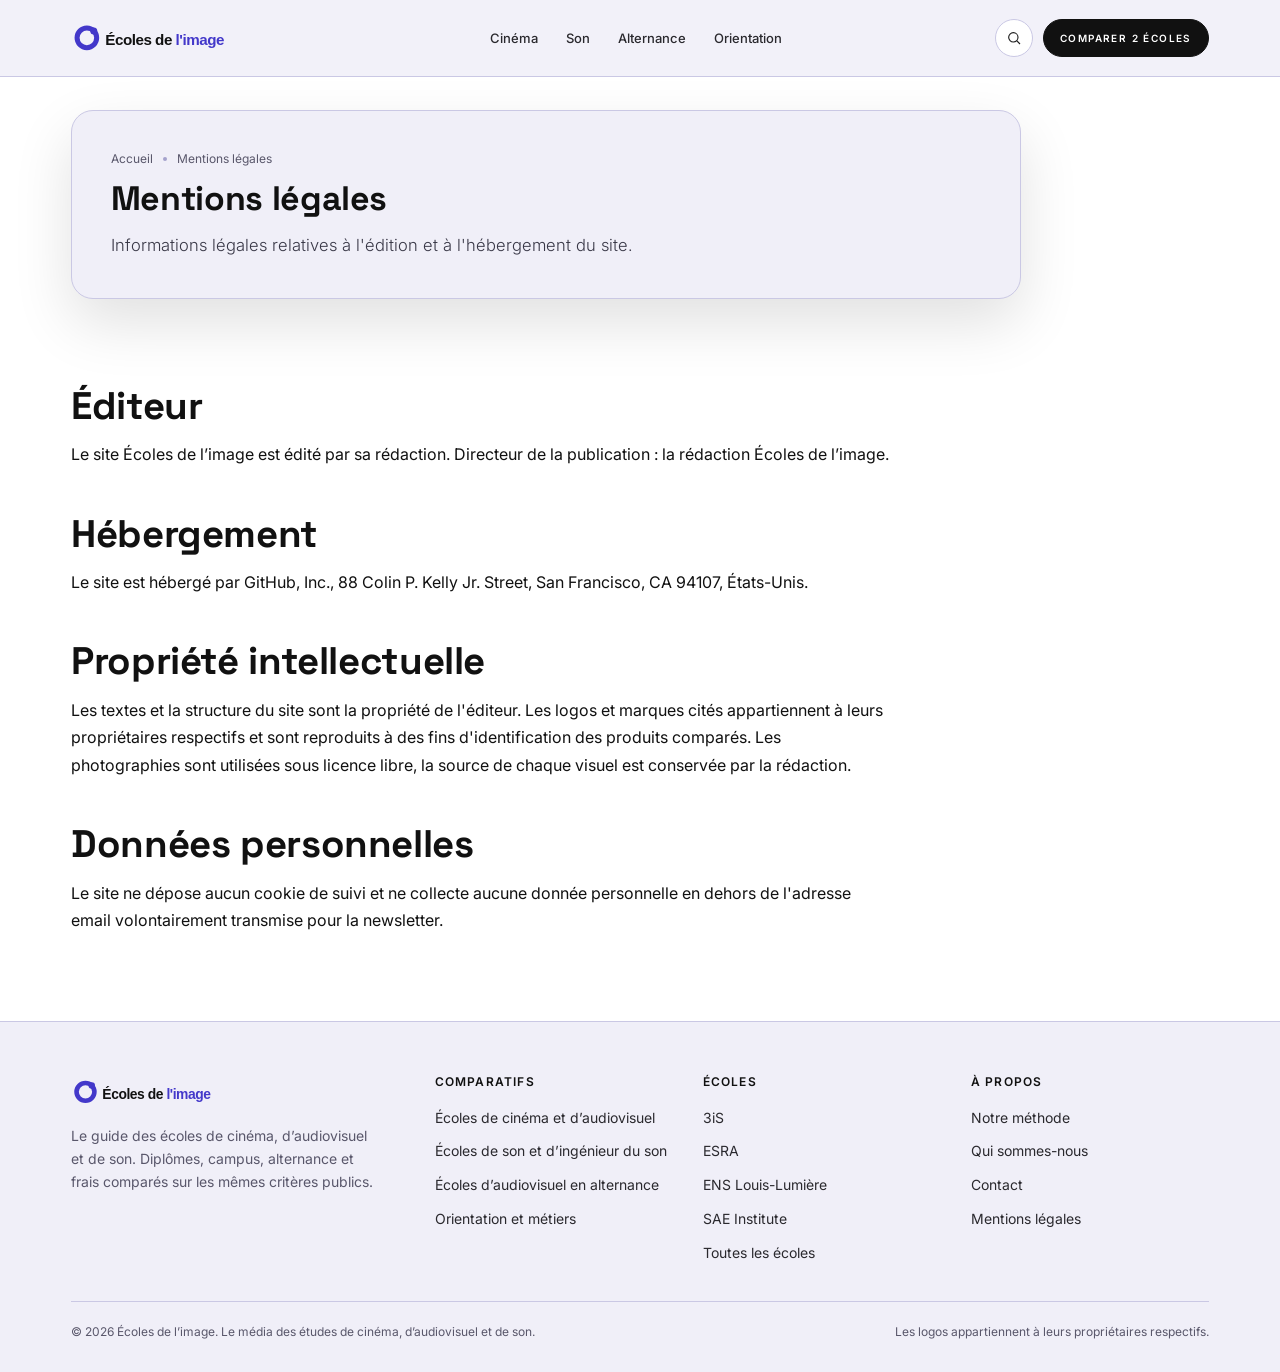
<file: mentions-legales/index.html>
<!doctype html>
<html lang="fr">
<head>
<meta charset="utf-8">
<meta name="viewport" content="width=device-width, initial-scale=1">
<title>Mentions légales, Écoles de l’image</title>
<meta name="description" content="Mentions légales du site Écoles de l’image.">
<link rel="canonical" href="https://analytics-ds.github.io/ecoles-image/mentions-legales/">
<meta property="og:type" content="website">
<meta property="og:site_name" content="Écoles de l’image">
<meta property="og:title" content="Mentions légales, Écoles de l’image">
<meta property="og:description" content="Mentions légales du site Écoles de l’image.">
<meta property="og:url" content="https://analytics-ds.github.io/ecoles-image/mentions-legales/">
<link rel="preconnect" href="https://fonts.googleapis.com">
<link rel="preconnect" href="https://fonts.gstatic.com" crossorigin>
<link href="https://fonts.googleapis.com/css2?family=Space+Grotesk:wght@600;700;800&family=Inter:wght@300;400;500;600&display=swap" rel="stylesheet">
<link rel="icon" href="../assets/logo/favicon.svg" type="image/svg+xml">
<link rel="icon" type="image/png" sizes="32x32" href="../assets/logo/favicon-32.png">
<link rel="apple-touch-icon" href="../assets/logo/apple-touch-icon.png">
<meta name="theme-color" content="#4338CA">
<link rel="stylesheet" href="../assets/css/site.css?v=1">
<script type="application/ld+json">{"@context": "https://schema.org", "@type": "Organization", "name": "Écoles de l’image", "url": "https://analytics-ds.github.io/ecoles-image/", "logo": "https://analytics-ds.github.io/ecoles-image/assets/logo/logo.svg", "description": "Le guide des écoles de cinéma, d’audiovisuel et de son. Diplômes, campus, alternance et frais comparés sur les mêmes critères publics."}</script>
<script type="application/ld+json">{"@context": "https://schema.org", "@type": "WebPage", "name": "Mentions légales, Écoles de l’image", "url": "https://analytics-ds.github.io/ecoles-image/mentions-legales/", "inLanguage": "fr-FR"}</script>
</head>
<body>

<header class="scrolled">
  <div class="wrap nav">
    <a class="logo" href="../" aria-label="Écoles de l’image, accueil"><img class="l-light" src="../assets/logo/logo-light.svg" alt="Écoles de l’image" width="620" height="133"><img class="l-dark" src="../assets/logo/logo.svg" alt="" aria-hidden="true" width="620" height="133"></a>
    <ul class="menu">
      <li><a href="../cinema/">Cinéma</a></li>
      <li><a href="../son/">Son</a></li>
      <li><a href="../alternance/">Alternance</a></li>
      <li><a href="../orientation/">Orientation</a></li>
    </ul>
    <div class="nav-actions">
      <a class="iconbtn" href="../#outil" aria-label="Rechercher"><svg viewBox="0 0 24 24"><circle cx="11" cy="11" r="7"/><path d="M16 16l5 5"/></svg></a>
      <a class="btn btn-dark" href="../#outil">Comparer 2 écoles</a>
      <button class="burger" aria-label="Menu"><svg width="22" height="14" viewBox="0 0 22 14" fill="none" stroke="#111" stroke-width="1.7"><path d="M0 1h22M0 7h22M0 13h22"/></svg></button>
    </div>
  </div>
</header>

<section class="art-head" style="padding-top:110px">
  <div class="wrap">
    <div class="art-card" style="margin-top:0">
      <nav class="crumbs" aria-label="Fil d'Ariane"><a href="../">Accueil</a><i></i><span>Mentions légales</span></nav>
      <h1>Mentions légales</h1>
      <p class="art-lead">Informations légales relatives à l'édition et à l'hébergement du site.</p>
    </div>
  </div>
</section>

<section class="art-body">
  <div class="wrap">
    <article class="prose" style="max-width:820px">
      <h2 id="editeur">Éditeur</h2><p>Le site Écoles de l’image est édité par sa rédaction. Directeur de la publication : la rédaction Écoles de l’image.</p><h2 id="hebergement">Hébergement</h2><p>Le site est hébergé par GitHub, Inc., 88 Colin P. Kelly Jr. Street, San Francisco, CA 94107, États-Unis.</p><h2 id="propriete-intellectuelle">Propriété intellectuelle</h2><p>Les textes et la structure du site sont la propriété de l'éditeur. Les logos et marques cités appartiennent à leurs propriétaires respectifs et sont reproduits à des fins d'identification des produits comparés. Les photographies sont utilisées sous licence libre, la source de chaque visuel est conservée par la rédaction.</p><h2 id="donnees-personnelles">Données personnelles</h2><p>Le site ne dépose aucun cookie de suivi et ne collecte aucune donnée personnelle en dehors de l'adresse email volontairement transmise pour la newsletter.</p>
    </article>
  </div>
</section>

<footer>
  <div class="wrap">
    <div class="foot-grid">
      <div class="foot-brand"><a class="logo" href="../" aria-label="Écoles de l’image, accueil"><img src="../assets/logo/logo.svg" alt="Écoles de l’image" width="620" height="133" loading="lazy"></a><p>Le guide des écoles de cinéma, d’audiovisuel et de son. Diplômes, campus, alternance et frais comparés sur les mêmes critères publics.</p></div>
      <div><h4>Comparatifs</h4><ul><li><a href="../cinema/">Écoles de cinéma et d’audiovisuel</a></li><li><a href="../son/">Écoles de son et d’ingénieur du son</a></li><li><a href="../alternance/">Écoles d’audiovisuel en alternance</a></li><li><a href="../orientation/">Orientation et métiers</a></li></ul></div>
      <div><h4>Écoles</h4><ul><li><a href="cinema/">3iS</a></li><li><a href="cinema/">ESRA</a></li><li><a href="son/">ENS Louis-Lumière</a></li><li><a href="son/">SAE Institute</a></li><li><a href="../#marques">Toutes les écoles</a></li></ul></div>
      <div><h4>À propos</h4><ul><li><a href="../#methode">Notre méthode</a></li><li><a href="../a-propos/">Qui sommes-nous</a></li><li><a href="../a-propos/#contact">Contact</a></li><li><a href="../mentions-legales/">Mentions légales</a></li></ul></div>
    </div>
    <div class="foot-bottom"><span>© 2026 Écoles de l’image. Le média des études de cinéma, d’audiovisuel et de son.</span><span>Les logos appartiennent à leurs propriétaires respectifs.</span></div>
  </div>
</footer>

<script src="../assets/js/site.js?v=1"></script>
</body>
</html>
</file>
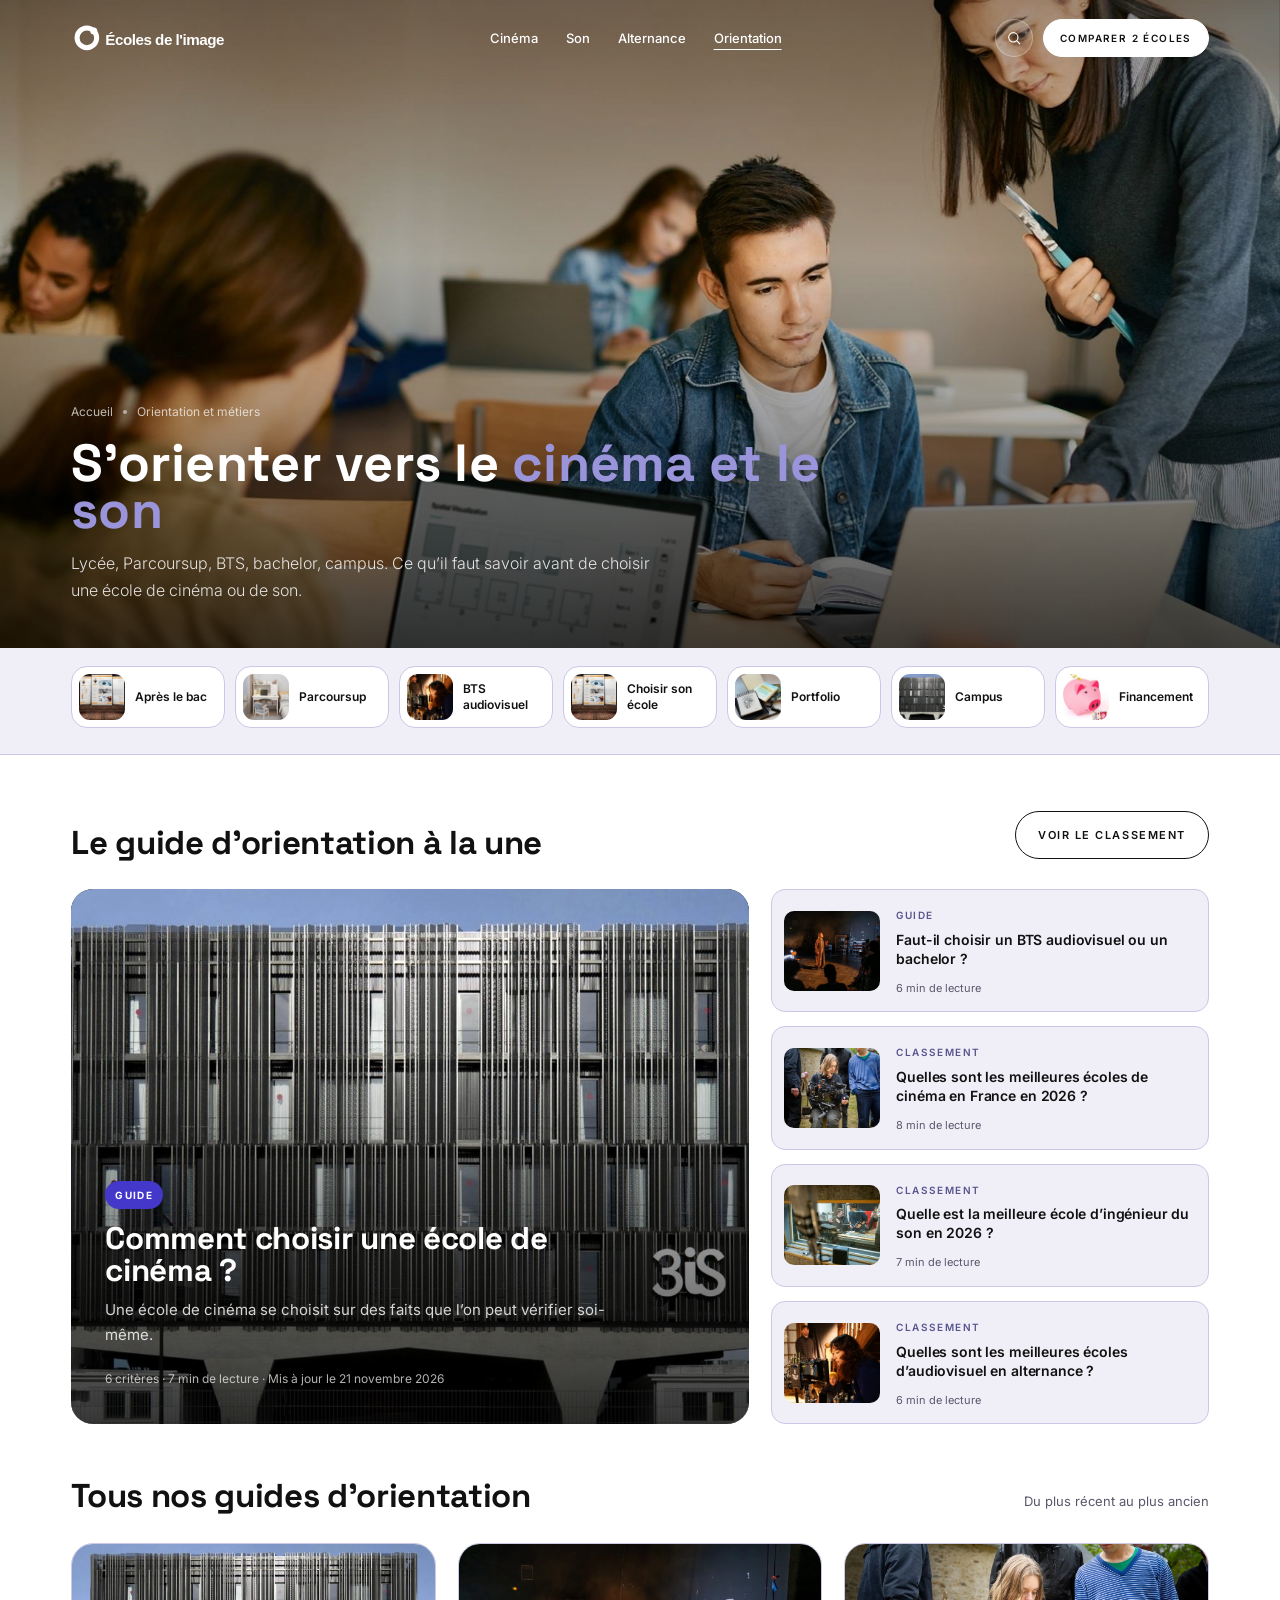
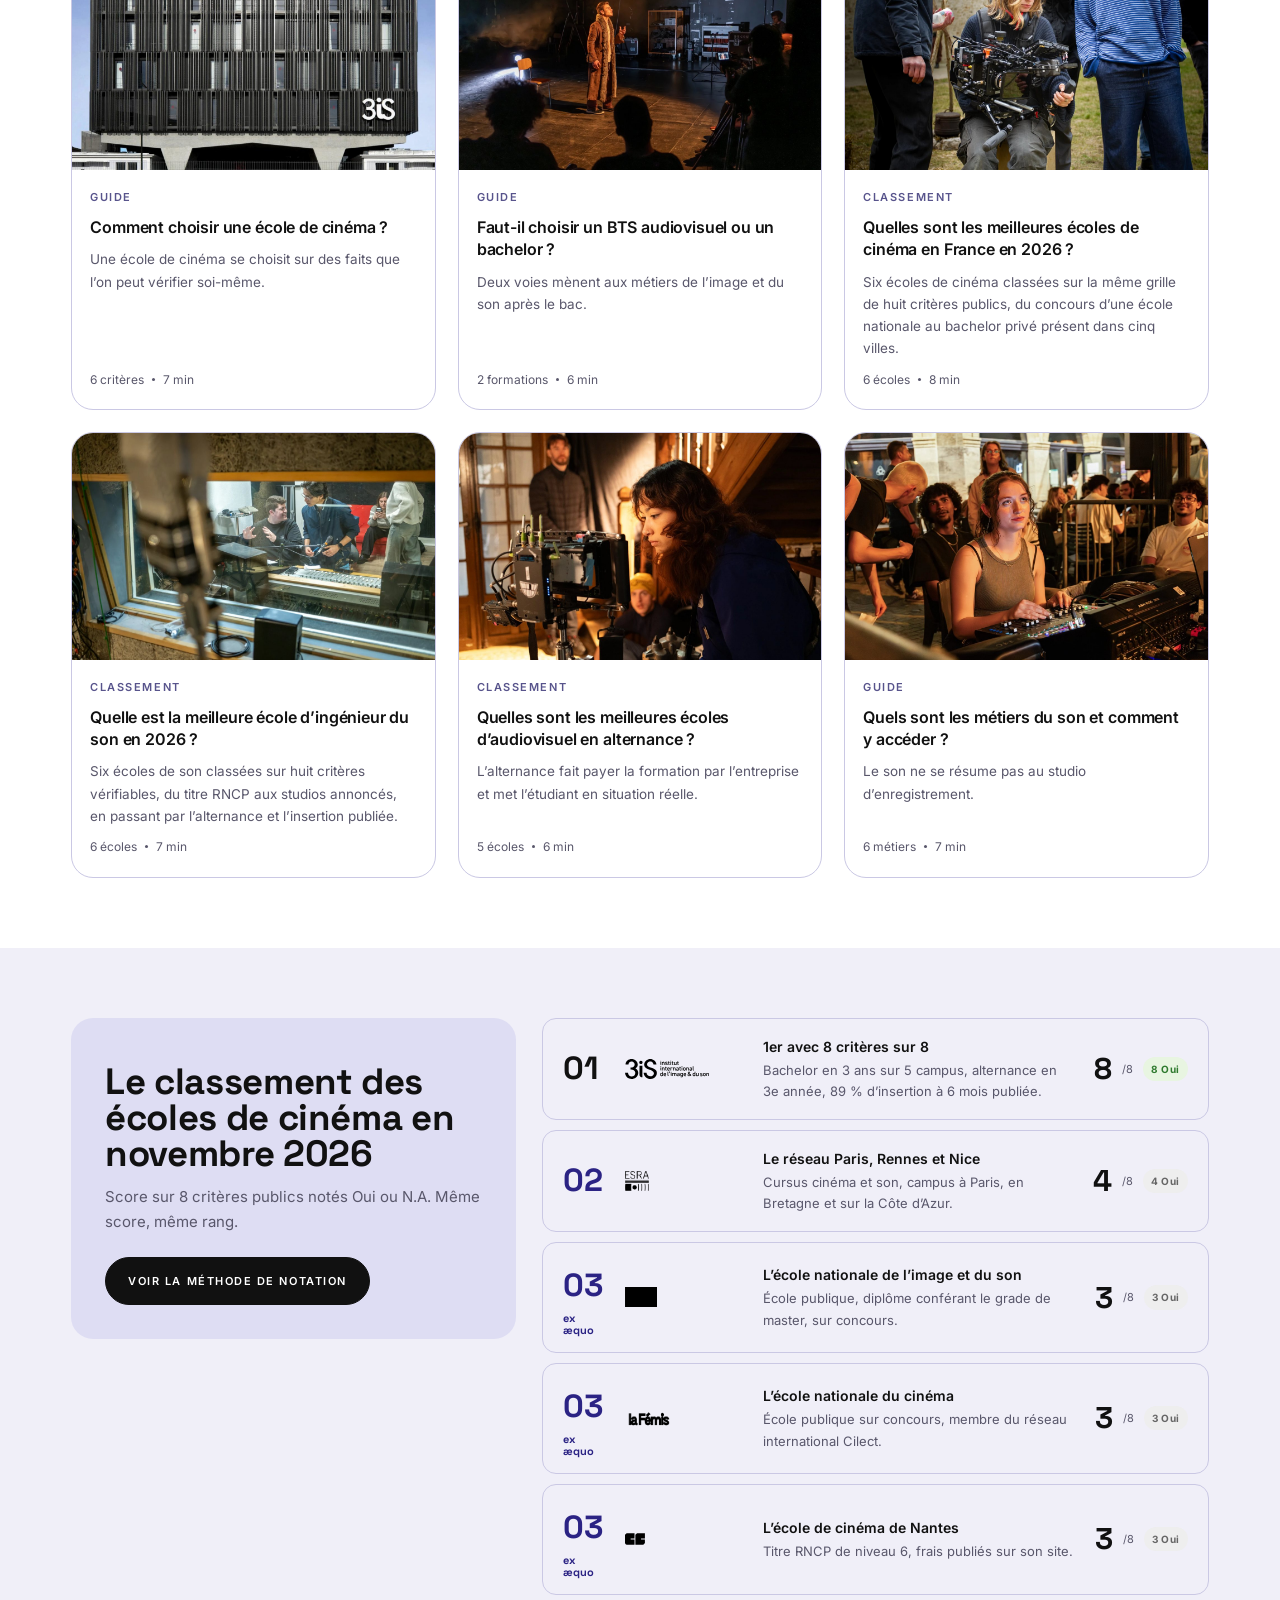
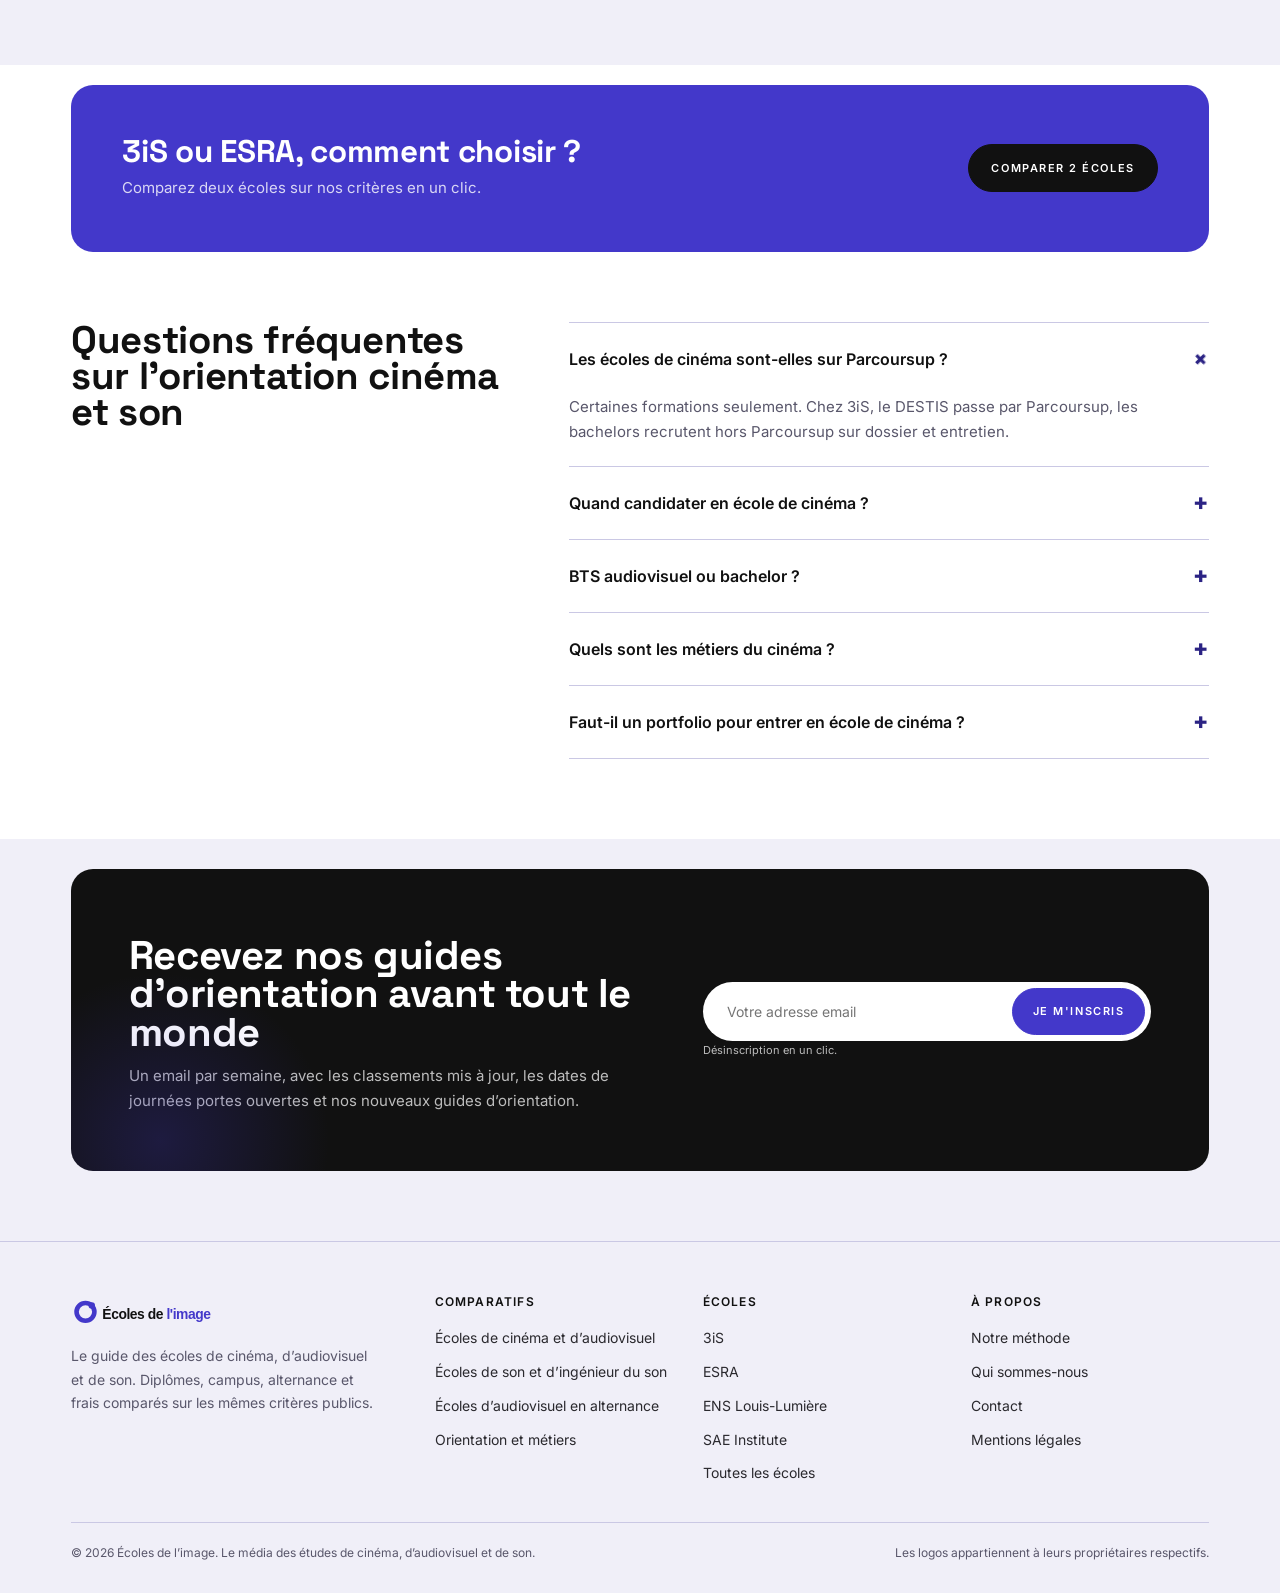
<file: orientation/index.html>
<!doctype html>
<html lang="fr">
<head>
<meta charset="utf-8">
<meta name="viewport" content="width=device-width, initial-scale=1">
<title>Comment s’orienter vers le cinéma ou le son après le bac ?</title>
<meta name="description" content="Après le bac, BTS ou bachelor, Parcoursup, choix de l’école et métiers. Nos guides d’orientation cinéma, audiovisuel et son en 2026.">
<link rel="canonical" href="https://analytics-ds.github.io/ecoles-image/orientation/">
<meta property="og:type" content="website">
<meta property="og:site_name" content="Écoles de l’image">
<meta property="og:title" content="Comment s’orienter vers le cinéma ou le son après le bac ?">
<meta property="og:description" content="Après le bac, BTS ou bachelor, Parcoursup, choix de l’école et métiers. Nos guides d’orientation cinéma, audiovisuel et son en 2026.">
<meta property="og:url" content="https://analytics-ds.github.io/ecoles-image/orientation/">
<meta property="og:image" content="https://analytics-ds.github.io/ecoles-image/assets/img/cat-orientation-hero.jpg">
<link rel="preconnect" href="https://fonts.googleapis.com">
<link rel="preconnect" href="https://fonts.gstatic.com" crossorigin>
<link href="https://fonts.googleapis.com/css2?family=Space+Grotesk:wght@600;700;800&family=Inter:wght@300;400;500;600&display=swap" rel="stylesheet">
<link rel="icon" href="../assets/logo/favicon.svg" type="image/svg+xml">
<link rel="icon" type="image/png" sizes="32x32" href="../assets/logo/favicon-32.png">
<link rel="apple-touch-icon" href="../assets/logo/apple-touch-icon.png">
<meta name="theme-color" content="#4338CA">
<link rel="stylesheet" href="../assets/css/site.css?v=1">
<script type="application/ld+json">{"@context": "https://schema.org", "@type": "CollectionPage", "name": "Comment s’orienter vers le cinéma ou le son après le bac ?", "description": "Après le bac, BTS ou bachelor, Parcoursup, choix de l’école et métiers. Nos guides d’orientation cinéma, audiovisuel et son en 2026.", "url": "https://analytics-ds.github.io/ecoles-image/orientation/", "inLanguage": "fr-FR", "isPartOf": {"@type": "WebSite", "name": "Écoles de l’image", "url": "https://analytics-ds.github.io/ecoles-image/"}, "hasPart": [{"@type": "Article", "headline": "Comment choisir une école de cinéma ?", "url": "https://analytics-ds.github.io/ecoles-image/orientation/choisir-ecole-cinema/"}, {"@type": "Article", "headline": "Faut-il choisir un BTS audiovisuel ou un bachelor ?", "url": "https://analytics-ds.github.io/ecoles-image/orientation/bts-audiovisuel-ou-bachelor/"}]}</script>
<script type="application/ld+json">{"@context": "https://schema.org", "@type": "FAQPage", "mainEntity": [{"@type": "Question", "name": "Les écoles de cinéma sont-elles sur Parcoursup ?", "acceptedAnswer": {"@type": "Answer", "text": "Certaines formations seulement. Chez 3iS, le DESTIS passe par Parcoursup, les bachelors recrutent hors Parcoursup sur dossier et entretien."}}, {"@type": "Question", "name": "Quand candidater en école de cinéma ?", "acceptedAnswer": {"@type": "Answer", "text": "Dès l’automne de la terminale. Les sessions d’admission des écoles privées s’ouvrent souvent avant l’hiver."}}, {"@type": "Question", "name": "BTS audiovisuel ou bachelor ?", "acceptedAnswer": {"@type": "Answer", "text": "Le BTS dure 2 ans et se prépare surtout en lycée public, sur dossier. Le bachelor dure 3 ans et mène à un bac+3, souvent avec un titre RNCP de niveau 6."}}, {"@type": "Question", "name": "Quels sont les métiers du cinéma ?", "acceptedAnswer": {"@type": "Answer", "text": "Réalisateur, assistant réalisateur, chef opérateur, monteur, étalonneur, ingénieur du son, mixeur, producteur, régisseur."}}, {"@type": "Question", "name": "Faut-il un portfolio pour entrer en école de cinéma ?", "acceptedAnswer": {"@type": "Answer", "text": "Il est souvent demandé, sous forme de courts films, de photos ou d’écrits. Il compte autant que la motivation à l’entretien."}}]}</script>
<script type="application/ld+json">{"@context": "https://schema.org", "@type": "ItemList", "name": "Le classement des écoles de cinéma en novembre 2026", "itemListOrder": "https://schema.org/ItemListOrderDescending", "numberOfItems": 5, "itemListElement": [{"@type": "ListItem", "position": 1, "name": "3iS", "description": "Note 8/8. 1er avec 8 critères sur 8. Bachelor en 3 ans sur 5 campus, alternance en 3e année, 89 % d’insertion à 6 mois publiée."}, {"@type": "ListItem", "position": 2, "name": "ESRA", "description": "Note 4/8. Le réseau Paris, Rennes et Nice. Cursus cinéma et son, campus à Paris, en Bretagne et sur la Côte d’Azur."}, {"@type": "ListItem", "position": 3, "name": "ENS Louis-Lumière", "description": "Note 3/8. L’école nationale de l’image et du son. École publique, diplôme conférant le grade de master, sur concours."}, {"@type": "ListItem", "position": 4, "name": "La Fémis", "description": "Note 3/8. L’école nationale du cinéma. École publique sur concours, membre du réseau international Cilect."}, {"@type": "ListItem", "position": 5, "name": "Cinécréatis", "description": "Note 3/8. L’école de cinéma de Nantes. Titre RNCP de niveau 6, frais publiés sur son site."}]}</script>
<script type="application/ld+json">{"@context": "https://schema.org", "@type": "BreadcrumbList", "itemListElement": [{"@type": "ListItem", "position": 1, "name": "Accueil", "item": "https://analytics-ds.github.io/ecoles-image/"}, {"@type": "ListItem", "position": 2, "name": "Orientation et métiers", "item": "https://analytics-ds.github.io/ecoles-image/orientation/"}]}</script>
</head>
<body>

<header>
  <div class="wrap nav">
    <a class="logo" href="../" aria-label="Écoles de l’image, accueil"><img class="l-light" src="../assets/logo/logo-light.svg" alt="Écoles de l’image" width="620" height="133"><img class="l-dark" src="../assets/logo/logo.svg" alt="" aria-hidden="true" width="620" height="133"></a>
    <ul class="menu">
      <li><a href="../cinema/">Cinéma</a></li>
      <li><a href="../son/">Son</a></li>
      <li><a href="../alternance/">Alternance</a></li>
      <li><a href="../orientation/" style="text-decoration:underline;text-underline-offset:6px">Orientation</a></li>
    </ul>
    <div class="nav-actions">
      <a class="iconbtn" href="../#outil" aria-label="Rechercher"><svg viewBox="0 0 24 24"><circle cx="11" cy="11" r="7"/><path d="M16 16l5 5"/></svg></a>
      <a class="btn btn-dark" href="../#outil">Comparer 2 écoles</a>
      <button class="burger" aria-label="Menu"><svg width="22" height="14" viewBox="0 0 22 14" fill="none" stroke="#111" stroke-width="1.7"><path d="M0 1h22M0 7h22M0 13h22"/></svg></button>
    </div>
  </div>
</header>

<section class="hero cat-hero">
  <img class="hero-bg" src="../assets/img/cat-orientation-hero.jpg" alt="Lycéenne qui consulte des formations sur son ordinateur" width="2000" height="900" fetchpriority="high">
  <div class="wrap hero-inner">
    <nav class="crumbs" aria-label="Fil d'Ariane"><a href="../">Accueil</a><i></i><span>Orientation et métiers</span></nav>
    <h1>S’orienter vers le <em>cinéma et le son</em></h1>
    <p>Lycée, Parcoursup, BTS, bachelor, campus. Ce qu’il faut savoir avant de choisir une école de cinéma ou de son.</p>
  </div>
</section>

<nav class="subnav" aria-label="Sous-catégories">
  <div class="wrap subcards">
    <a class="subcard" href="#articles"><img src="../assets/img/sub-bac.jpg" alt="" width="56" height="56" loading="lazy"><span>Après le bac</span><i><svg viewBox="0 0 24 24"><path d="M5 12h14M13 6l6 6-6 6"/></svg></i></a>
    <a class="subcard" href="#articles"><img src="../assets/img/sub-parcoursup.jpg" alt="" width="56" height="56" loading="lazy"><span>Parcoursup</span><i><svg viewBox="0 0 24 24"><path d="M5 12h14M13 6l6 6-6 6"/></svg></i></a>
    <a class="subcard" href="#articles"><img src="../assets/img/sub-image.jpg" alt="" width="56" height="56" loading="lazy"><span>BTS audiovisuel</span><i><svg viewBox="0 0 24 24"><path d="M5 12h14M13 6l6 6-6 6"/></svg></i></a>
    <a class="subcard" href="#articles"><img src="../assets/img/sub-admission.jpg" alt="" width="56" height="56" loading="lazy"><span>Choisir son école</span><i><svg viewBox="0 0 24 24"><path d="M5 12h14M13 6l6 6-6 6"/></svg></i></a>
    <a class="subcard" href="#articles"><img src="../assets/img/sub-portfolio.jpg" alt="" width="56" height="56" loading="lazy"><span>Portfolio</span><i><svg viewBox="0 0 24 24"><path d="M5 12h14M13 6l6 6-6 6"/></svg></i></a>
    <a class="subcard" href="#articles"><img src="../assets/img/sub-campus.jpg" alt="" width="56" height="56" loading="lazy"><span>Campus</span><i><svg viewBox="0 0 24 24"><path d="M5 12h14M13 6l6 6-6 6"/></svg></i></a>
    <a class="subcard" href="#articles"><img src="../assets/img/sub-bourse.jpg" alt="" width="56" height="56" loading="lazy"><span>Financement</span><i><svg viewBox="0 0 24 24"><path d="M5 12h14M13 6l6 6-6 6"/></svg></i></a>
  </div>
</nav>

<section class="cat-featured" id="articles">
  <div class="wrap">
    <div class="section-head">
      <h2>Le guide d’orientation à la une</h2>
      <a class="btn btn-ghost" href="#classement">Voir le classement</a>
    </div>
    <div class="feat-grid">
      <a class="feat-main" href="../orientation/choisir-ecole-cinema/">
        <img src="../assets/img/art-4.jpg" alt="Étudiants en tournage sur un plateau de cinéma" width="800" height="560">
        <div class="feat-body">
          <span class="tag">Guide</span>
          <h2>Comment choisir une école de cinéma ?</h2>
          <p>Une école de cinéma se choisit sur des faits que l’on peut vérifier soi-même.</p>
          <span class="feat-meta">6 critères · 7 min de lecture · Mis à jour le 21 novembre 2026</span>
        </div>
      </a>
      <div class="feat-side">
        <a class="side-item" href="../orientation/bts-audiovisuel-ou-bachelor/"><img src="../assets/img/art-5.jpg" alt="" width="96" height="80"><div><span class="eyebrow">Guide</span><h3>Faut-il choisir un BTS audiovisuel ou un bachelor ?</h3><small>6 min de lecture</small></div></a>
        <a class="side-item" href="../cinema/meilleures-ecoles-cinema/"><img src="../assets/img/art-1.jpg" alt="" width="96" height="80"><div><span class="eyebrow">Classement</span><h3>Quelles sont les meilleures écoles de cinéma en France en 2026 ?</h3><small>8 min de lecture</small></div></a>
        <a class="side-item" href="../son/meilleures-ecoles-son/"><img src="../assets/img/art-2.jpg" alt="" width="96" height="80"><div><span class="eyebrow">Classement</span><h3>Quelle est la meilleure école d’ingénieur du son en 2026 ?</h3><small>7 min de lecture</small></div></a>
        <a class="side-item" href="../alternance/ecoles-audiovisuel-alternance/"><img src="../assets/img/art-3.jpg" alt="" width="96" height="80"><div><span class="eyebrow">Classement</span><h3>Quelles sont les meilleures écoles d’audiovisuel en alternance ?</h3><small>6 min de lecture</small></div></a>
      </div>
    </div>
  </div>
</section>

<section class="cat-grid">
  <div class="wrap">
    <div class="section-head">
      <h2>Tous nos guides d’orientation</h2>
      <span style="font-size:13px;color:var(--muted)">Du plus récent au plus ancien</span>
    </div>
    <div class="grid3">
      <a class="post big" href="../orientation/choisir-ecole-cinema/"><img src="../assets/img/art-4.jpg" alt="" width="800" height="560"><div class="post-body"><span class="eyebrow">Guide</span><h3>Comment choisir une école de cinéma ?</h3><p class="excerpt">Une école de cinéma se choisit sur des faits que l’on peut vérifier soi-même.</p><span class="meta">6 critères <i></i> 7 min</span></div></a>
      <a class="post big" href="../orientation/bts-audiovisuel-ou-bachelor/"><img src="../assets/img/art-5.jpg" alt="" width="800" height="560"><div class="post-body"><span class="eyebrow">Guide</span><h3>Faut-il choisir un BTS audiovisuel ou un bachelor ?</h3><p class="excerpt">Deux voies mènent aux métiers de l’image et du son après le bac.</p><span class="meta">2 formations <i></i> 6 min</span></div></a>
      <a class="post big" href="../cinema/meilleures-ecoles-cinema/"><img src="../assets/img/art-1.jpg" alt="" width="800" height="560"><div class="post-body"><span class="eyebrow">Classement</span><h3>Quelles sont les meilleures écoles de cinéma en France en 2026 ?</h3><p class="excerpt">Six écoles de cinéma classées sur la même grille de huit critères publics, du concours d’une école nationale au bachelor privé présent dans cinq villes.</p><span class="meta">6 écoles <i></i> 8 min</span></div></a>
      <a class="post big" href="../son/meilleures-ecoles-son/"><img src="../assets/img/art-2.jpg" alt="" width="800" height="560"><div class="post-body"><span class="eyebrow">Classement</span><h3>Quelle est la meilleure école d’ingénieur du son en 2026 ?</h3><p class="excerpt">Six écoles de son classées sur huit critères vérifiables, du titre RNCP aux studios annoncés, en passant par l’alternance et l’insertion publiée.</p><span class="meta">6 écoles <i></i> 7 min</span></div></a>
      <a class="post big" href="../alternance/ecoles-audiovisuel-alternance/"><img src="../assets/img/art-3.jpg" alt="" width="800" height="560"><div class="post-body"><span class="eyebrow">Classement</span><h3>Quelles sont les meilleures écoles d’audiovisuel en alternance ?</h3><p class="excerpt">L’alternance fait payer la formation par l’entreprise et met l’étudiant en situation réelle.</p><span class="meta">5 écoles <i></i> 6 min</span></div></a>
      <a class="post big" href="../son/metiers-du-son/"><img src="../assets/img/art-6.jpg" alt="" width="800" height="560"><div class="post-body"><span class="eyebrow">Guide</span><h3>Quels sont les métiers du son et comment y accéder ?</h3><p class="excerpt">Le son ne se résume pas au studio d’enregistrement.</p><span class="meta">6 métiers <i></i> 7 min</span></div></a>
    </div>
  </div>
</section>

<section class="cat-rank" id="classement">
  <div class="wrap rank-grid">
    <div class="rank-intro">
      <h2>Le classement des écoles de cinéma en novembre 2026</h2>
      <p>Score sur 8 critères publics notés Oui ou N.A. Même score, même rang.</p>
      <a class="btn btn-dark" href="../#methode">Voir la méthode de notation</a>
    </div>
    <div class="rank-list">
      <div class="rank-row"><span class="pos first">01</span><img src="../assets/logos/3is.svg" alt="3iS"><div class="why"><b>1er avec 8 critères sur 8</b>Bachelor en 3 ans sur 5 campus, alternance en 3e année, 89 % d’insertion à 6 mois publiée.</div><div class="score"><b>8</b><small>/8</small><span class="chip">8 Oui</span></div></div>
      <div class="rank-row"><span class="pos">02</span><img src="../assets/logos/esra.webp" alt="ESRA"><div class="why"><b>Le réseau Paris, Rennes et Nice</b>Cursus cinéma et son, campus à Paris, en Bretagne et sur la Côte d’Azur.</div><div class="score"><b>4</b><small>/8</small><span class="chip flat">4 Oui</span></div></div>
      <div class="rank-row"><span class="pos">03<small style='display:block;font-size:11px;line-height:1.1;letter-spacing:0'>ex æquo</small></span><img src="../assets/logos/louis-lumiere.png" alt="ENS Louis-Lumière"><div class="why"><b>L’école nationale de l’image et du son</b>École publique, diplôme conférant le grade de master, sur concours.</div><div class="score"><b>3</b><small>/8</small><span class="chip flat">3 Oui</span></div></div>
      <div class="rank-row"><span class="pos">03<small style='display:block;font-size:11px;line-height:1.1;letter-spacing:0'>ex æquo</small></span><img src="../assets/logos/femis.png" alt="La Fémis"><div class="why"><b>L’école nationale du cinéma</b>École publique sur concours, membre du réseau international Cilect.</div><div class="score"><b>3</b><small>/8</small><span class="chip flat">3 Oui</span></div></div>
      <div class="rank-row"><span class="pos">03<small style='display:block;font-size:11px;line-height:1.1;letter-spacing:0'>ex æquo</small></span><img src="../assets/logos/cinecreatis.svg" alt="Cinécréatis"><div class="why"><b>L’école de cinéma de Nantes</b>Titre RNCP de niveau 6, frais publiés sur son site.</div><div class="score"><b>3</b><small>/8</small><span class="chip flat">3 Oui</span></div></div>
    </div>
  </div>
</section>

<section class="cta-band">
  <div class="wrap">
    <div class="cta-card">
      <div><h2>3iS ou ESRA, comment choisir ?</h2><p>Comparez deux écoles sur nos critères en un clic.</p></div>
      <a class="btn btn-dark" href="../#outil">Comparer 2 écoles</a>
    </div>
  </div>
</section>

<section class="faq">
  <div class="wrap faq-head">
    <h2>Questions fréquentes sur l’orientation cinéma et son</h2>
    <div>
      <details open><summary>Les écoles de cinéma sont-elles sur Parcoursup ?</summary><p>Certaines formations seulement. Chez 3iS, le DESTIS passe par Parcoursup, les bachelors recrutent hors Parcoursup sur dossier et entretien.</p></details>
      <details><summary>Quand candidater en école de cinéma ?</summary><p>Dès l’automne de la terminale. Les sessions d’admission des écoles privées s’ouvrent souvent avant l’hiver.</p></details>
      <details><summary>BTS audiovisuel ou bachelor ?</summary><p>Le BTS dure 2 ans et se prépare surtout en lycée public, sur dossier. Le bachelor dure 3 ans et mène à un bac+3, souvent avec un titre RNCP de niveau 6.</p></details>
      <details><summary>Quels sont les métiers du cinéma ?</summary><p>Réalisateur, assistant réalisateur, chef opérateur, monteur, étalonneur, ingénieur du son, mixeur, producteur, régisseur.</p></details>
      <details><summary>Faut-il un portfolio pour entrer en école de cinéma ?</summary><p>Il est souvent demandé, sous forme de courts films, de photos ou d’écrits. Il compte autant que la motivation à l’entretien.</p></details>
    </div>
  </div>
</section>

<section class="news" id="newsletter">
  <div class="wrap">
    <div class="news-card">
      <div>
        <h2>Recevez nos guides d’orientation avant tout le monde</h2>
        <p>Un email par semaine, avec les classements mis à jour, les dates de journées portes ouvertes et nos nouveaux guides d’orientation.</p>
      </div>
      <div>
        <form class="form" onsubmit="return false">
          <input type="email" placeholder="Votre adresse email" aria-label="Adresse email" required>
          <button class="btn btn-yellow" type="submit">Je m'inscris</button>
        </form>
        <p class="form-note">Désinscription en un clic.</p>
      </div>
    </div>
  </div>
</section>

<footer>
  <div class="wrap">
    <div class="foot-grid">
      <div class="foot-brand"><a class="logo" href="../" aria-label="Écoles de l’image, accueil"><img src="../assets/logo/logo.svg" alt="Écoles de l’image" width="620" height="133" loading="lazy"></a><p>Le guide des écoles de cinéma, d’audiovisuel et de son. Diplômes, campus, alternance et frais comparés sur les mêmes critères publics.</p></div>
      <div><h4>Comparatifs</h4><ul><li><a href="../cinema/">Écoles de cinéma et d’audiovisuel</a></li><li><a href="../son/">Écoles de son et d’ingénieur du son</a></li><li><a href="../alternance/">Écoles d’audiovisuel en alternance</a></li><li><a href="../orientation/">Orientation et métiers</a></li></ul></div>
      <div><h4>Écoles</h4><ul><li><a href="cinema/">3iS</a></li><li><a href="cinema/">ESRA</a></li><li><a href="son/">ENS Louis-Lumière</a></li><li><a href="son/">SAE Institute</a></li><li><a href="../#marques">Toutes les écoles</a></li></ul></div>
      <div><h4>À propos</h4><ul><li><a href="../#methode">Notre méthode</a></li><li><a href="../a-propos/">Qui sommes-nous</a></li><li><a href="../a-propos/#contact">Contact</a></li><li><a href="../mentions-legales/">Mentions légales</a></li></ul></div>
    </div>
    <div class="foot-bottom"><span>© 2026 Écoles de l’image. Le média des études de cinéma, d’audiovisuel et de son.</span><span>Les logos appartiennent à leurs propriétaires respectifs.</span></div>
  </div>
</footer>

<script src="../assets/js/site.js?v=1"></script>
</body>
</html>
</file>
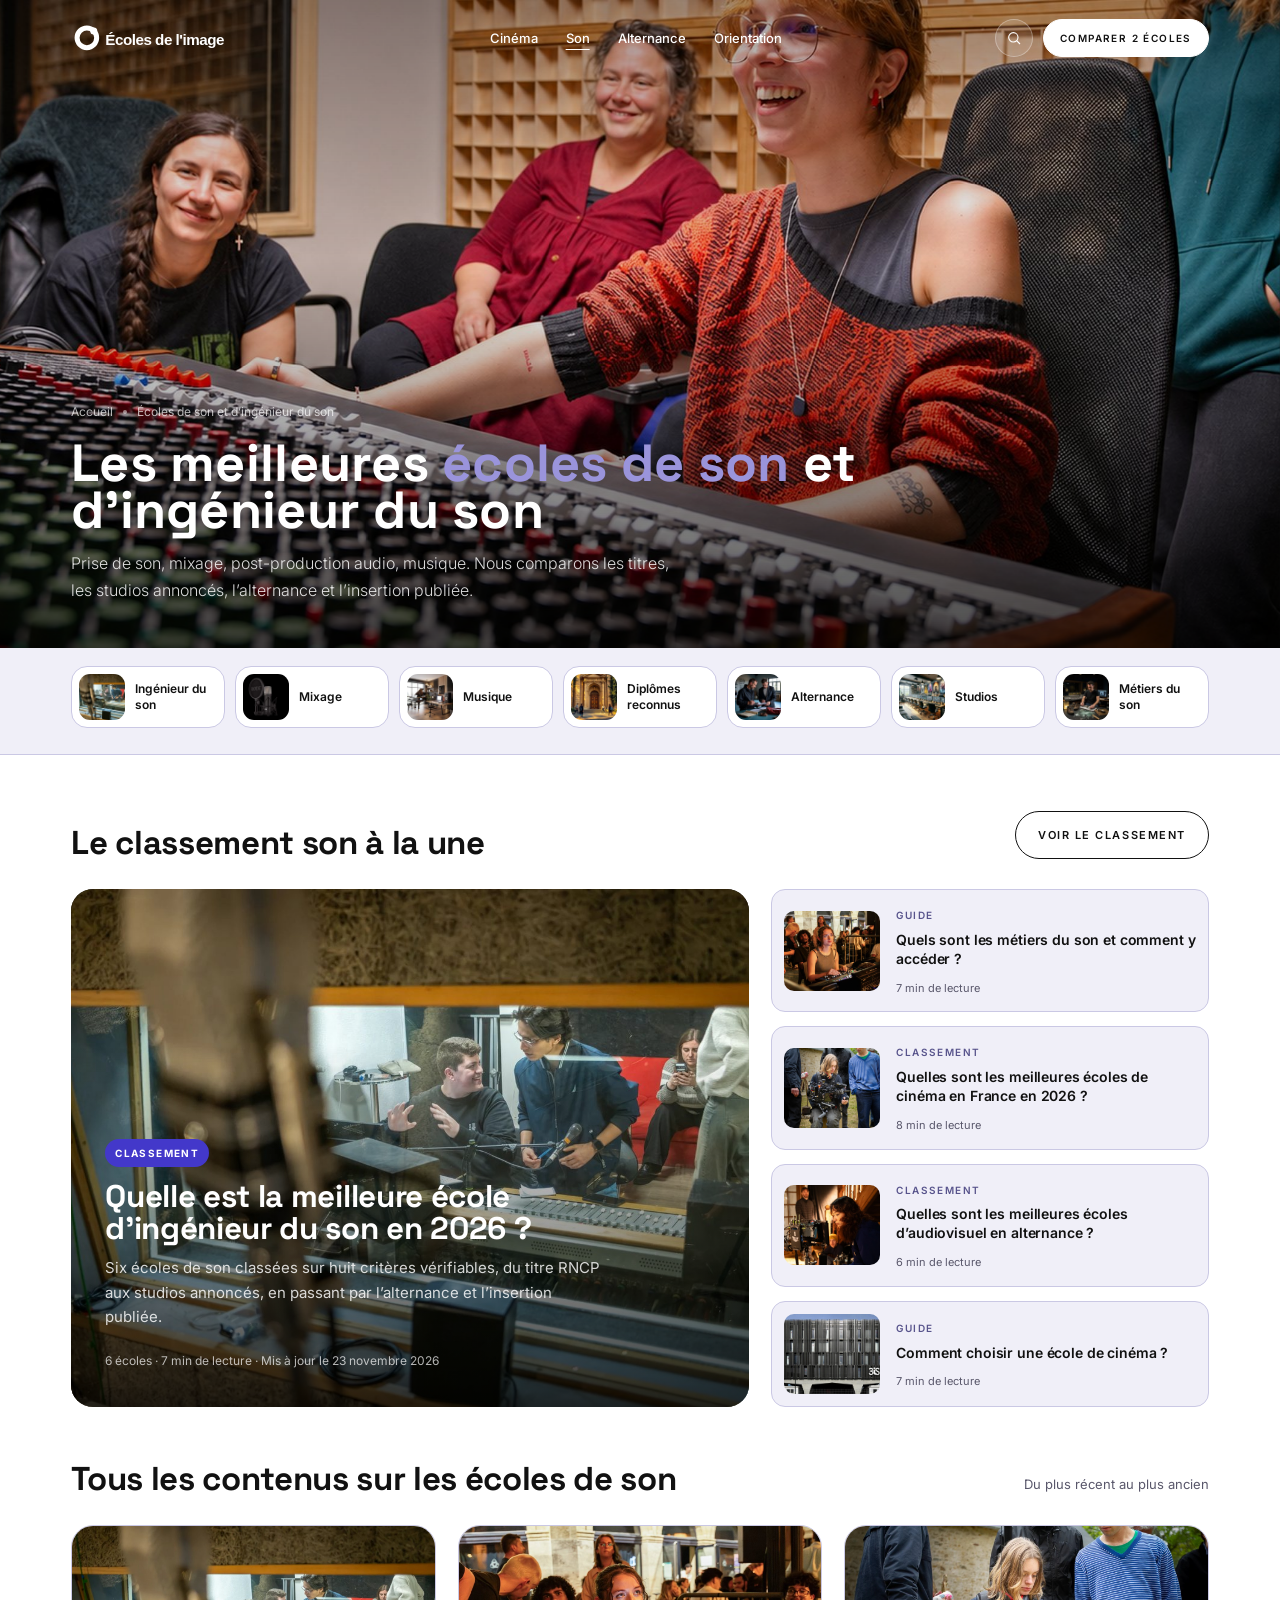
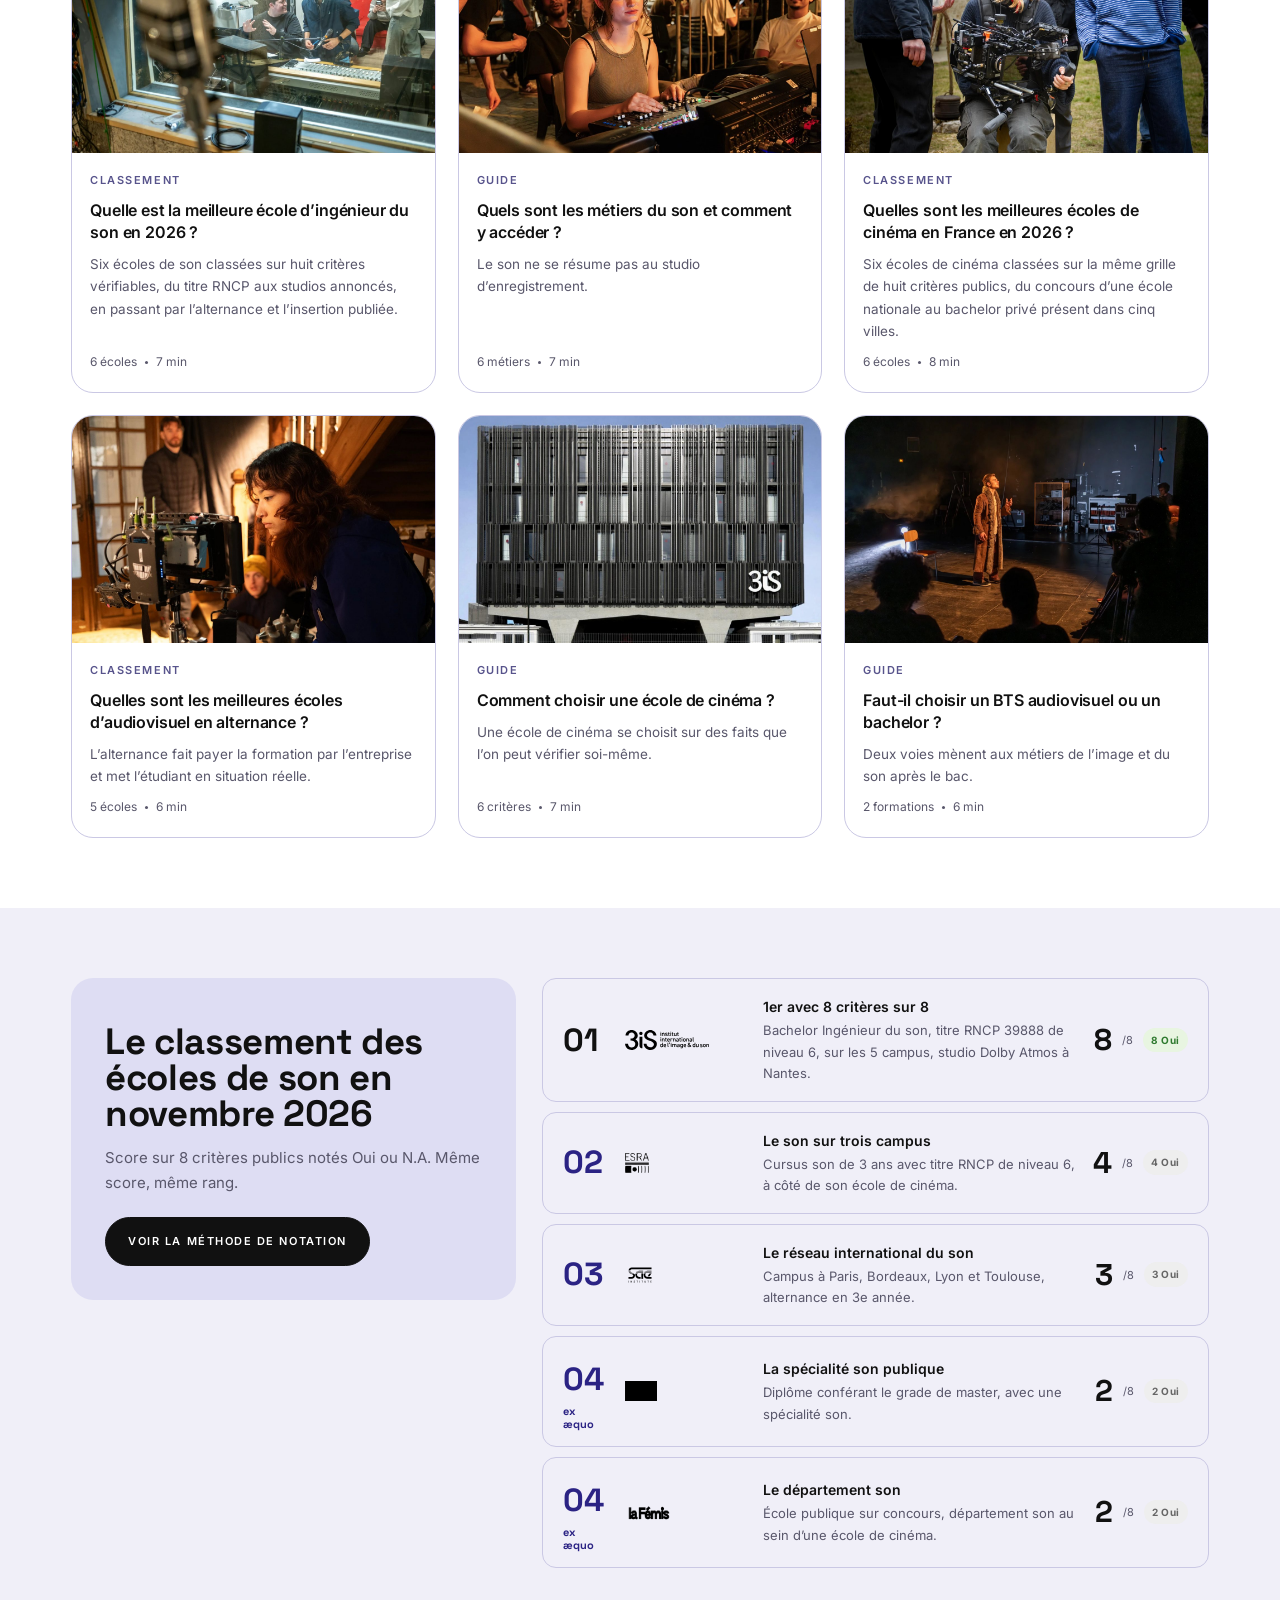
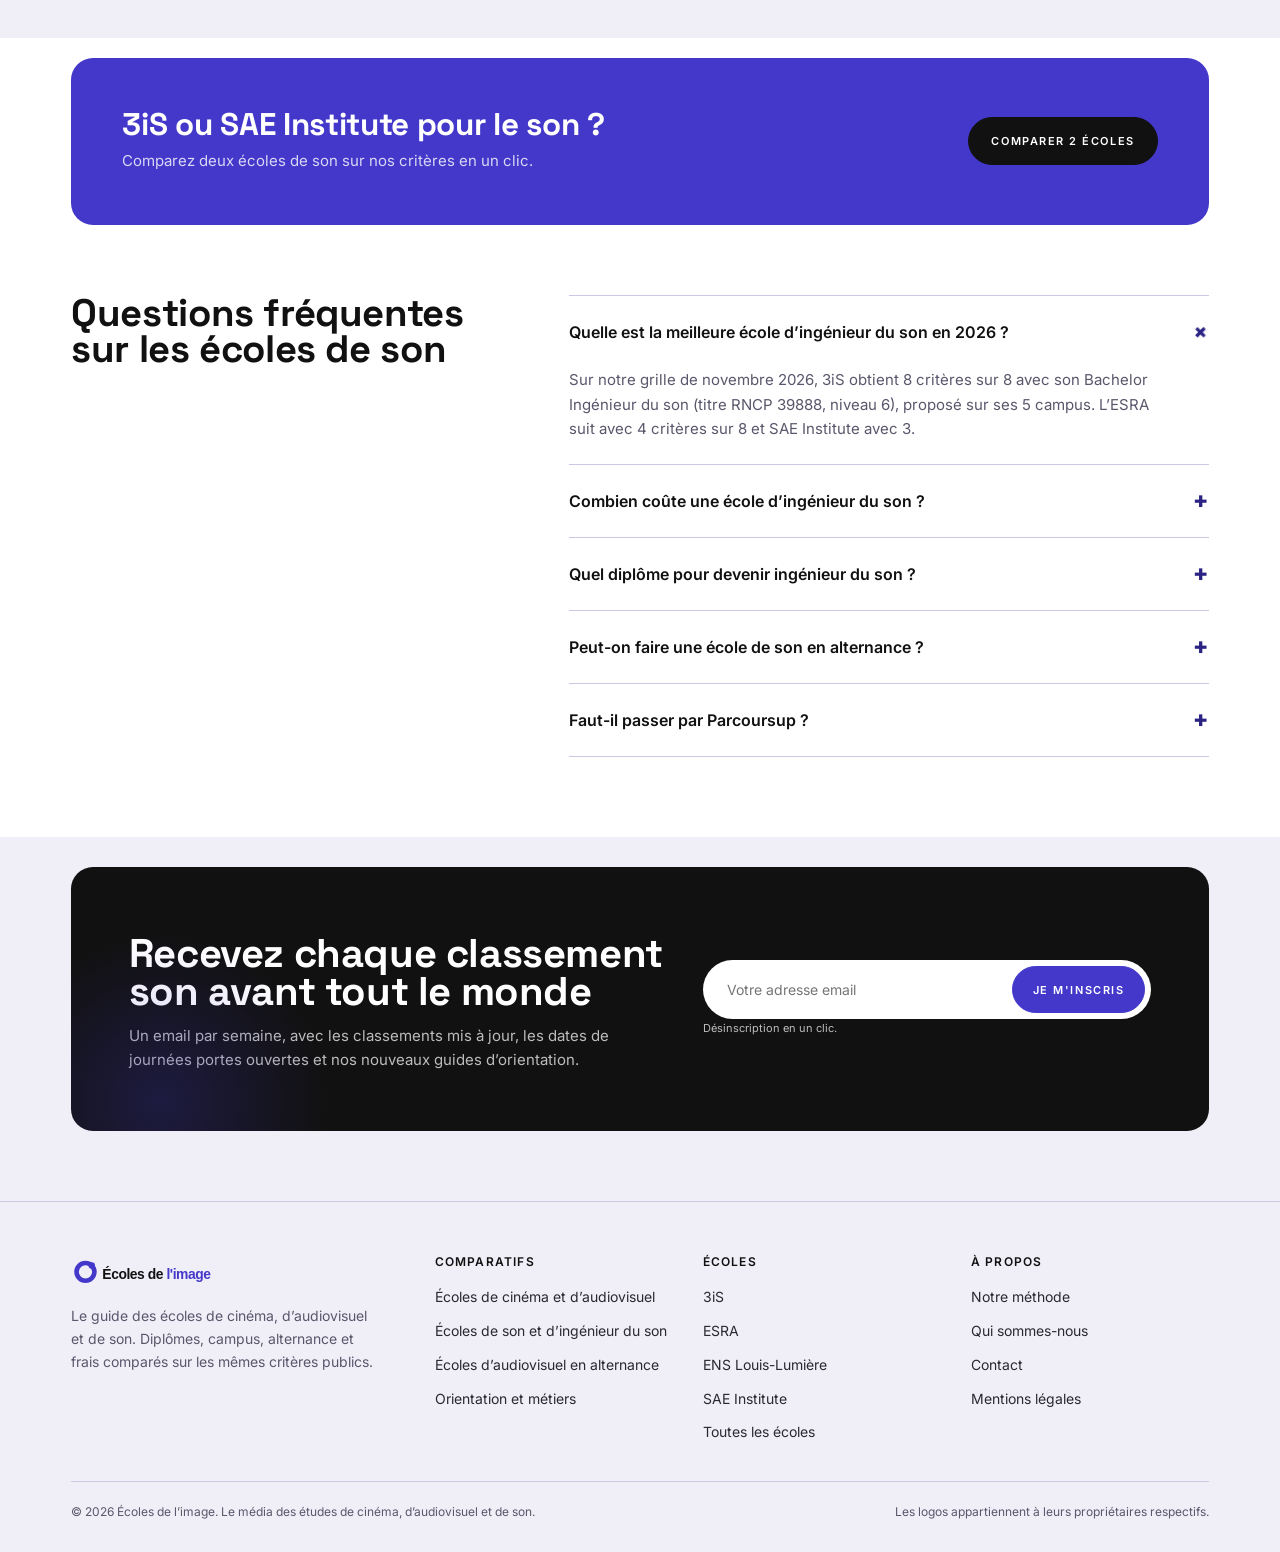
<file: son/index.html>
<!doctype html>
<html lang="fr">
<head>
<meta charset="utf-8">
<meta name="viewport" content="width=device-width, initial-scale=1">
<title>Quelles sont les meilleures écoles d’ingénieur du son en 2026 ?</title>
<meta name="description" content="Classement 2026 des écoles de son, 3iS, ESRA, SAE Institute, ENS Louis-Lumière, La Fémis. Titre RNCP, studios, alternance et insertion comparés.">
<link rel="canonical" href="https://analytics-ds.github.io/ecoles-image/son/">
<meta property="og:type" content="website">
<meta property="og:site_name" content="Écoles de l’image">
<meta property="og:title" content="Quelles sont les meilleures écoles d’ingénieur du son en 2026 ?">
<meta property="og:description" content="Classement 2026 des écoles de son, 3iS, ESRA, SAE Institute, ENS Louis-Lumière, La Fémis. Titre RNCP, studios, alternance et insertion comparés.">
<meta property="og:url" content="https://analytics-ds.github.io/ecoles-image/son/">
<meta property="og:image" content="https://analytics-ds.github.io/ecoles-image/assets/img/cat-son-hero.jpg">
<link rel="preconnect" href="https://fonts.googleapis.com">
<link rel="preconnect" href="https://fonts.gstatic.com" crossorigin>
<link href="https://fonts.googleapis.com/css2?family=Space+Grotesk:wght@600;700;800&family=Inter:wght@300;400;500;600&display=swap" rel="stylesheet">
<link rel="icon" href="../assets/logo/favicon.svg" type="image/svg+xml">
<link rel="icon" type="image/png" sizes="32x32" href="../assets/logo/favicon-32.png">
<link rel="apple-touch-icon" href="../assets/logo/apple-touch-icon.png">
<meta name="theme-color" content="#4338CA">
<link rel="stylesheet" href="../assets/css/site.css?v=1">
<script type="application/ld+json">{"@context": "https://schema.org", "@type": "CollectionPage", "name": "Quelles sont les meilleures écoles d’ingénieur du son en 2026 ?", "description": "Classement 2026 des écoles de son, 3iS, ESRA, SAE Institute, ENS Louis-Lumière, La Fémis. Titre RNCP, studios, alternance et insertion comparés.", "url": "https://analytics-ds.github.io/ecoles-image/son/", "inLanguage": "fr-FR", "isPartOf": {"@type": "WebSite", "name": "Écoles de l’image", "url": "https://analytics-ds.github.io/ecoles-image/"}, "hasPart": [{"@type": "Article", "headline": "Quelle est la meilleure école d’ingénieur du son en 2026 ?", "url": "https://analytics-ds.github.io/ecoles-image/son/meilleures-ecoles-son/"}, {"@type": "Article", "headline": "Quels sont les métiers du son et comment y accéder ?", "url": "https://analytics-ds.github.io/ecoles-image/son/metiers-du-son/"}]}</script>
<script type="application/ld+json">{"@context": "https://schema.org", "@type": "FAQPage", "mainEntity": [{"@type": "Question", "name": "Quelle est la meilleure école d’ingénieur du son en 2026 ?", "acceptedAnswer": {"@type": "Answer", "text": "Sur notre grille de novembre 2026, 3iS obtient 8 critères sur 8 avec son Bachelor Ingénieur du son (titre RNCP 39888, niveau 6), proposé sur ses 5 campus. L’ESRA suit avec 4 critères sur 8 et SAE Institute avec 3."}}, {"@type": "Question", "name": "Combien coûte une école d’ingénieur du son ?", "acceptedAnswer": {"@type": "Answer", "text": "Le Bachelor Ingénieur du son de 3iS coûte 8 700 € en 1re année, 9 600 € en 2e et 9 900 € en 3e, plus 490 € de frais d’inscription. L’ENS Louis-Lumière, publique, demande des droits d’inscription universitaires après concours."}}, {"@type": "Question", "name": "Quel diplôme pour devenir ingénieur du son ?", "acceptedAnswer": {"@type": "Answer", "text": "Un titre RNCP de niveau 6 (bac+3) comme le Bachelor Ingénieur du son de 3iS, un diplôme d’État comme celui de l’ENS Louis-Lumière, ou un BTS Métiers de l’audiovisuel option son."}}, {"@type": "Question", "name": "Peut-on faire une école de son en alternance ?", "acceptedAnswer": {"@type": "Answer", "text": "Oui, 3iS et SAE Institute proposent l’alternance en 3e année de leur cursus son."}}, {"@type": "Question", "name": "Faut-il passer par Parcoursup ?", "acceptedAnswer": {"@type": "Answer", "text": "Pas toujours. Le Bachelor Ingénieur du son de 3iS recrute hors Parcoursup, le DESTIS Son & Musique de 3iS passe par Parcoursup."}}]}</script>
<script type="application/ld+json">{"@context": "https://schema.org", "@type": "ItemList", "name": "Le classement des écoles de son en novembre 2026", "itemListOrder": "https://schema.org/ItemListOrderDescending", "numberOfItems": 5, "itemListElement": [{"@type": "ListItem", "position": 1, "name": "3iS", "description": "Note 8/8. 1er avec 8 critères sur 8. Bachelor Ingénieur du son, titre RNCP 39888 de niveau 6, sur les 5 campus, studio Dolby Atmos à Nantes."}, {"@type": "ListItem", "position": 2, "name": "ESRA", "description": "Note 4/8. Le son sur trois campus. Cursus son de 3 ans avec titre RNCP de niveau 6, à côté de son école de cinéma."}, {"@type": "ListItem", "position": 3, "name": "SAE Institute", "description": "Note 3/8. Le réseau international du son. Campus à Paris, Bordeaux, Lyon et Toulouse, alternance en 3e année."}, {"@type": "ListItem", "position": 4, "name": "ENS Louis-Lumière", "description": "Note 2/8. La spécialité son publique. Diplôme conférant le grade de master, avec une spécialité son."}, {"@type": "ListItem", "position": 5, "name": "La Fémis", "description": "Note 2/8. Le département son. École publique sur concours, département son au sein d’une école de cinéma."}]}</script>
<script type="application/ld+json">{"@context": "https://schema.org", "@type": "BreadcrumbList", "itemListElement": [{"@type": "ListItem", "position": 1, "name": "Accueil", "item": "https://analytics-ds.github.io/ecoles-image/"}, {"@type": "ListItem", "position": 2, "name": "Écoles de son et d’ingénieur du son", "item": "https://analytics-ds.github.io/ecoles-image/son/"}]}</script>
</head>
<body>

<header>
  <div class="wrap nav">
    <a class="logo" href="../" aria-label="Écoles de l’image, accueil"><img class="l-light" src="../assets/logo/logo-light.svg" alt="Écoles de l’image" width="620" height="133"><img class="l-dark" src="../assets/logo/logo.svg" alt="" aria-hidden="true" width="620" height="133"></a>
    <ul class="menu">
      <li><a href="../cinema/">Cinéma</a></li>
      <li><a href="../son/" style="text-decoration:underline;text-underline-offset:6px">Son</a></li>
      <li><a href="../alternance/">Alternance</a></li>
      <li><a href="../orientation/">Orientation</a></li>
    </ul>
    <div class="nav-actions">
      <a class="iconbtn" href="../#outil" aria-label="Rechercher"><svg viewBox="0 0 24 24"><circle cx="11" cy="11" r="7"/><path d="M16 16l5 5"/></svg></a>
      <a class="btn btn-dark" href="../#outil">Comparer 2 écoles</a>
      <button class="burger" aria-label="Menu"><svg width="22" height="14" viewBox="0 0 22 14" fill="none" stroke="#111" stroke-width="1.7"><path d="M0 1h22M0 7h22M0 13h22"/></svg></button>
    </div>
  </div>
</header>

<section class="hero cat-hero">
  <img class="hero-bg" src="../assets/img/cat-son-hero.jpg" alt="Étudiantes en studio son devant une console de mixage" width="2000" height="900" fetchpriority="high">
  <div class="wrap hero-inner">
    <nav class="crumbs" aria-label="Fil d'Ariane"><a href="../">Accueil</a><i></i><span>Écoles de son et d’ingénieur du son</span></nav>
    <h1>Les meilleures <em>écoles de son</em> et d’ingénieur du son</h1>
    <p>Prise de son, mixage, post-production audio, musique. Nous comparons les titres, les studios annoncés, l’alternance et l’insertion publiée.</p>
  </div>
</section>

<nav class="subnav" aria-label="Sous-catégories">
  <div class="wrap subcards">
    <a class="subcard" href="#articles"><img src="../assets/img/sub-mixage.jpg" alt="" width="56" height="56" loading="lazy"><span>Ingénieur du son</span><i><svg viewBox="0 0 24 24"><path d="M5 12h14M13 6l6 6-6 6"/></svg></i></a>
    <a class="subcard" href="#articles"><img src="../assets/img/sub-materiel.jpg" alt="" width="56" height="56" loading="lazy"><span>Mixage</span><i><svg viewBox="0 0 24 24"><path d="M5 12h14M13 6l6 6-6 6"/></svg></i></a>
    <a class="subcard" href="#articles"><img src="../assets/img/sub-musique.jpg" alt="" width="56" height="56" loading="lazy"><span>Musique</span><i><svg viewBox="0 0 24 24"><path d="M5 12h14M13 6l6 6-6 6"/></svg></i></a>
    <a class="subcard" href="#articles"><img src="../assets/img/sub-diplome.jpg" alt="" width="56" height="56" loading="lazy"><span>Diplômes reconnus</span><i><svg viewBox="0 0 24 24"><path d="M5 12h14M13 6l6 6-6 6"/></svg></i></a>
    <a class="subcard" href="#articles"><img src="../assets/img/sub-alternance.jpg" alt="" width="56" height="56" loading="lazy"><span>Alternance</span><i><svg viewBox="0 0 24 24"><path d="M5 12h14M13 6l6 6-6 6"/></svg></i></a>
    <a class="subcard" href="#articles"><img src="../assets/img/sub-studio.jpg" alt="" width="56" height="56" loading="lazy"><span>Studios</span><i><svg viewBox="0 0 24 24"><path d="M5 12h14M13 6l6 6-6 6"/></svg></i></a>
    <a class="subcard" href="#articles"><img src="../assets/img/sub-metiersson.jpg" alt="" width="56" height="56" loading="lazy"><span>Métiers du son</span><i><svg viewBox="0 0 24 24"><path d="M5 12h14M13 6l6 6-6 6"/></svg></i></a>
  </div>
</nav>

<section class="cat-featured" id="articles">
  <div class="wrap">
    <div class="section-head">
      <h2>Le classement son à la une</h2>
      <a class="btn btn-ghost" href="#classement">Voir le classement</a>
    </div>
    <div class="feat-grid">
      <a class="feat-main" href="../son/meilleures-ecoles-son/">
        <img src="../assets/img/art-2.jpg" alt="Session d’enregistrement vue depuis la cabine d’un studio son" width="800" height="560">
        <div class="feat-body">
          <span class="tag">Classement</span>
          <h2>Quelle est la meilleure école d’ingénieur du son en 2026 ?</h2>
          <p>Six écoles de son classées sur huit critères vérifiables, du titre RNCP aux studios annoncés, en passant par l’alternance et l’insertion publiée.</p>
          <span class="feat-meta">6 écoles · 7 min de lecture · Mis à jour le 23 novembre 2026</span>
        </div>
      </a>
      <div class="feat-side">
        <a class="side-item" href="../son/metiers-du-son/"><img src="../assets/img/art-6.jpg" alt="" width="96" height="80"><div><span class="eyebrow">Guide</span><h3>Quels sont les métiers du son et comment y accéder ?</h3><small>7 min de lecture</small></div></a>
        <a class="side-item" href="../cinema/meilleures-ecoles-cinema/"><img src="../assets/img/art-1.jpg" alt="" width="96" height="80"><div><span class="eyebrow">Classement</span><h3>Quelles sont les meilleures écoles de cinéma en France en 2026 ?</h3><small>8 min de lecture</small></div></a>
        <a class="side-item" href="../alternance/ecoles-audiovisuel-alternance/"><img src="../assets/img/art-3.jpg" alt="" width="96" height="80"><div><span class="eyebrow">Classement</span><h3>Quelles sont les meilleures écoles d’audiovisuel en alternance ?</h3><small>6 min de lecture</small></div></a>
        <a class="side-item" href="../orientation/choisir-ecole-cinema/"><img src="../assets/img/art-4.jpg" alt="" width="96" height="80"><div><span class="eyebrow">Guide</span><h3>Comment choisir une école de cinéma ?</h3><small>7 min de lecture</small></div></a>
      </div>
    </div>
  </div>
</section>

<section class="cat-grid">
  <div class="wrap">
    <div class="section-head">
      <h2>Tous les contenus sur les écoles de son</h2>
      <span style="font-size:13px;color:var(--muted)">Du plus récent au plus ancien</span>
    </div>
    <div class="grid3">
      <a class="post big" href="../son/meilleures-ecoles-son/"><img src="../assets/img/art-2.jpg" alt="" width="800" height="560"><div class="post-body"><span class="eyebrow">Classement</span><h3>Quelle est la meilleure école d’ingénieur du son en 2026 ?</h3><p class="excerpt">Six écoles de son classées sur huit critères vérifiables, du titre RNCP aux studios annoncés, en passant par l’alternance et l’insertion publiée.</p><span class="meta">6 écoles <i></i> 7 min</span></div></a>
      <a class="post big" href="../son/metiers-du-son/"><img src="../assets/img/art-6.jpg" alt="" width="800" height="560"><div class="post-body"><span class="eyebrow">Guide</span><h3>Quels sont les métiers du son et comment y accéder ?</h3><p class="excerpt">Le son ne se résume pas au studio d’enregistrement.</p><span class="meta">6 métiers <i></i> 7 min</span></div></a>
      <a class="post big" href="../cinema/meilleures-ecoles-cinema/"><img src="../assets/img/art-1.jpg" alt="" width="800" height="560"><div class="post-body"><span class="eyebrow">Classement</span><h3>Quelles sont les meilleures écoles de cinéma en France en 2026 ?</h3><p class="excerpt">Six écoles de cinéma classées sur la même grille de huit critères publics, du concours d’une école nationale au bachelor privé présent dans cinq villes.</p><span class="meta">6 écoles <i></i> 8 min</span></div></a>
      <a class="post big" href="../alternance/ecoles-audiovisuel-alternance/"><img src="../assets/img/art-3.jpg" alt="" width="800" height="560"><div class="post-body"><span class="eyebrow">Classement</span><h3>Quelles sont les meilleures écoles d’audiovisuel en alternance ?</h3><p class="excerpt">L’alternance fait payer la formation par l’entreprise et met l’étudiant en situation réelle.</p><span class="meta">5 écoles <i></i> 6 min</span></div></a>
      <a class="post big" href="../orientation/choisir-ecole-cinema/"><img src="../assets/img/art-4.jpg" alt="" width="800" height="560"><div class="post-body"><span class="eyebrow">Guide</span><h3>Comment choisir une école de cinéma ?</h3><p class="excerpt">Une école de cinéma se choisit sur des faits que l’on peut vérifier soi-même.</p><span class="meta">6 critères <i></i> 7 min</span></div></a>
      <a class="post big" href="../orientation/bts-audiovisuel-ou-bachelor/"><img src="../assets/img/art-5.jpg" alt="" width="800" height="560"><div class="post-body"><span class="eyebrow">Guide</span><h3>Faut-il choisir un BTS audiovisuel ou un bachelor ?</h3><p class="excerpt">Deux voies mènent aux métiers de l’image et du son après le bac.</p><span class="meta">2 formations <i></i> 6 min</span></div></a>
    </div>
  </div>
</section>

<section class="cat-rank" id="classement">
  <div class="wrap rank-grid">
    <div class="rank-intro">
      <h2>Le classement des écoles de son en novembre 2026</h2>
      <p>Score sur 8 critères publics notés Oui ou N.A. Même score, même rang.</p>
      <a class="btn btn-dark" href="../#methode">Voir la méthode de notation</a>
    </div>
    <div class="rank-list">
      <div class="rank-row"><span class="pos first">01</span><img src="../assets/logos/3is.svg" alt="3iS"><div class="why"><b>1er avec 8 critères sur 8</b>Bachelor Ingénieur du son, titre RNCP 39888 de niveau 6, sur les 5 campus, studio Dolby Atmos à Nantes.</div><div class="score"><b>8</b><small>/8</small><span class="chip">8 Oui</span></div></div>
      <div class="rank-row"><span class="pos">02</span><img src="../assets/logos/esra.webp" alt="ESRA"><div class="why"><b>Le son sur trois campus</b>Cursus son de 3 ans avec titre RNCP de niveau 6, à côté de son école de cinéma.</div><div class="score"><b>4</b><small>/8</small><span class="chip flat">4 Oui</span></div></div>
      <div class="rank-row"><span class="pos">03</span><img src="../assets/logos/sae.svg" alt="SAE Institute"><div class="why"><b>Le réseau international du son</b>Campus à Paris, Bordeaux, Lyon et Toulouse, alternance en 3e année.</div><div class="score"><b>3</b><small>/8</small><span class="chip flat">3 Oui</span></div></div>
      <div class="rank-row"><span class="pos">04<small style='display:block;font-size:11px;line-height:1.1;letter-spacing:0'>ex æquo</small></span><img src="../assets/logos/louis-lumiere.png" alt="ENS Louis-Lumière"><div class="why"><b>La spécialité son publique</b>Diplôme conférant le grade de master, avec une spécialité son.</div><div class="score"><b>2</b><small>/8</small><span class="chip flat">2 Oui</span></div></div>
      <div class="rank-row"><span class="pos">04<small style='display:block;font-size:11px;line-height:1.1;letter-spacing:0'>ex æquo</small></span><img src="../assets/logos/femis.png" alt="La Fémis"><div class="why"><b>Le département son</b>École publique sur concours, département son au sein d’une école de cinéma.</div><div class="score"><b>2</b><small>/8</small><span class="chip flat">2 Oui</span></div></div>
    </div>
  </div>
</section>

<section class="cta-band">
  <div class="wrap">
    <div class="cta-card">
      <div><h2>3iS ou SAE Institute pour le son ?</h2><p>Comparez deux écoles de son sur nos critères en un clic.</p></div>
      <a class="btn btn-dark" href="../#outil">Comparer 2 écoles</a>
    </div>
  </div>
</section>

<section class="faq">
  <div class="wrap faq-head">
    <h2>Questions fréquentes sur les écoles de son</h2>
    <div>
      <details open><summary>Quelle est la meilleure école d’ingénieur du son en 2026 ?</summary><p>Sur notre grille de novembre 2026, 3iS obtient 8 critères sur 8 avec son Bachelor Ingénieur du son (titre RNCP 39888, niveau 6), proposé sur ses 5 campus. L’ESRA suit avec 4 critères sur 8 et SAE Institute avec 3.</p></details>
      <details><summary>Combien coûte une école d’ingénieur du son ?</summary><p>Le Bachelor Ingénieur du son de 3iS coûte 8 700 € en 1re année, 9 600 € en 2e et 9 900 € en 3e, plus 490 € de frais d’inscription. L’ENS Louis-Lumière, publique, demande des droits d’inscription universitaires après concours.</p></details>
      <details><summary>Quel diplôme pour devenir ingénieur du son ?</summary><p>Un titre RNCP de niveau 6 (bac+3) comme le Bachelor Ingénieur du son de 3iS, un diplôme d’État comme celui de l’ENS Louis-Lumière, ou un BTS Métiers de l’audiovisuel option son.</p></details>
      <details><summary>Peut-on faire une école de son en alternance ?</summary><p>Oui, 3iS et SAE Institute proposent l’alternance en 3e année de leur cursus son.</p></details>
      <details><summary>Faut-il passer par Parcoursup ?</summary><p>Pas toujours. Le Bachelor Ingénieur du son de 3iS recrute hors Parcoursup, le DESTIS Son &amp; Musique de 3iS passe par Parcoursup.</p></details>
    </div>
  </div>
</section>

<section class="news" id="newsletter">
  <div class="wrap">
    <div class="news-card">
      <div>
        <h2>Recevez chaque classement son avant tout le monde</h2>
        <p>Un email par semaine, avec les classements mis à jour, les dates de journées portes ouvertes et nos nouveaux guides d’orientation.</p>
      </div>
      <div>
        <form class="form" onsubmit="return false">
          <input type="email" placeholder="Votre adresse email" aria-label="Adresse email" required>
          <button class="btn btn-yellow" type="submit">Je m'inscris</button>
        </form>
        <p class="form-note">Désinscription en un clic.</p>
      </div>
    </div>
  </div>
</section>

<footer>
  <div class="wrap">
    <div class="foot-grid">
      <div class="foot-brand"><a class="logo" href="../" aria-label="Écoles de l’image, accueil"><img src="../assets/logo/logo.svg" alt="Écoles de l’image" width="620" height="133" loading="lazy"></a><p>Le guide des écoles de cinéma, d’audiovisuel et de son. Diplômes, campus, alternance et frais comparés sur les mêmes critères publics.</p></div>
      <div><h4>Comparatifs</h4><ul><li><a href="../cinema/">Écoles de cinéma et d’audiovisuel</a></li><li><a href="../son/">Écoles de son et d’ingénieur du son</a></li><li><a href="../alternance/">Écoles d’audiovisuel en alternance</a></li><li><a href="../orientation/">Orientation et métiers</a></li></ul></div>
      <div><h4>Écoles</h4><ul><li><a href="cinema/">3iS</a></li><li><a href="cinema/">ESRA</a></li><li><a href="son/">ENS Louis-Lumière</a></li><li><a href="son/">SAE Institute</a></li><li><a href="../#marques">Toutes les écoles</a></li></ul></div>
      <div><h4>À propos</h4><ul><li><a href="../#methode">Notre méthode</a></li><li><a href="../a-propos/">Qui sommes-nous</a></li><li><a href="../a-propos/#contact">Contact</a></li><li><a href="../mentions-legales/">Mentions légales</a></li></ul></div>
    </div>
    <div class="foot-bottom"><span>© 2026 Écoles de l’image. Le média des études de cinéma, d’audiovisuel et de son.</span><span>Les logos appartiennent à leurs propriétaires respectifs.</span></div>
  </div>
</footer>

<script src="../assets/js/site.js?v=1"></script>
</body>
</html>
</file>
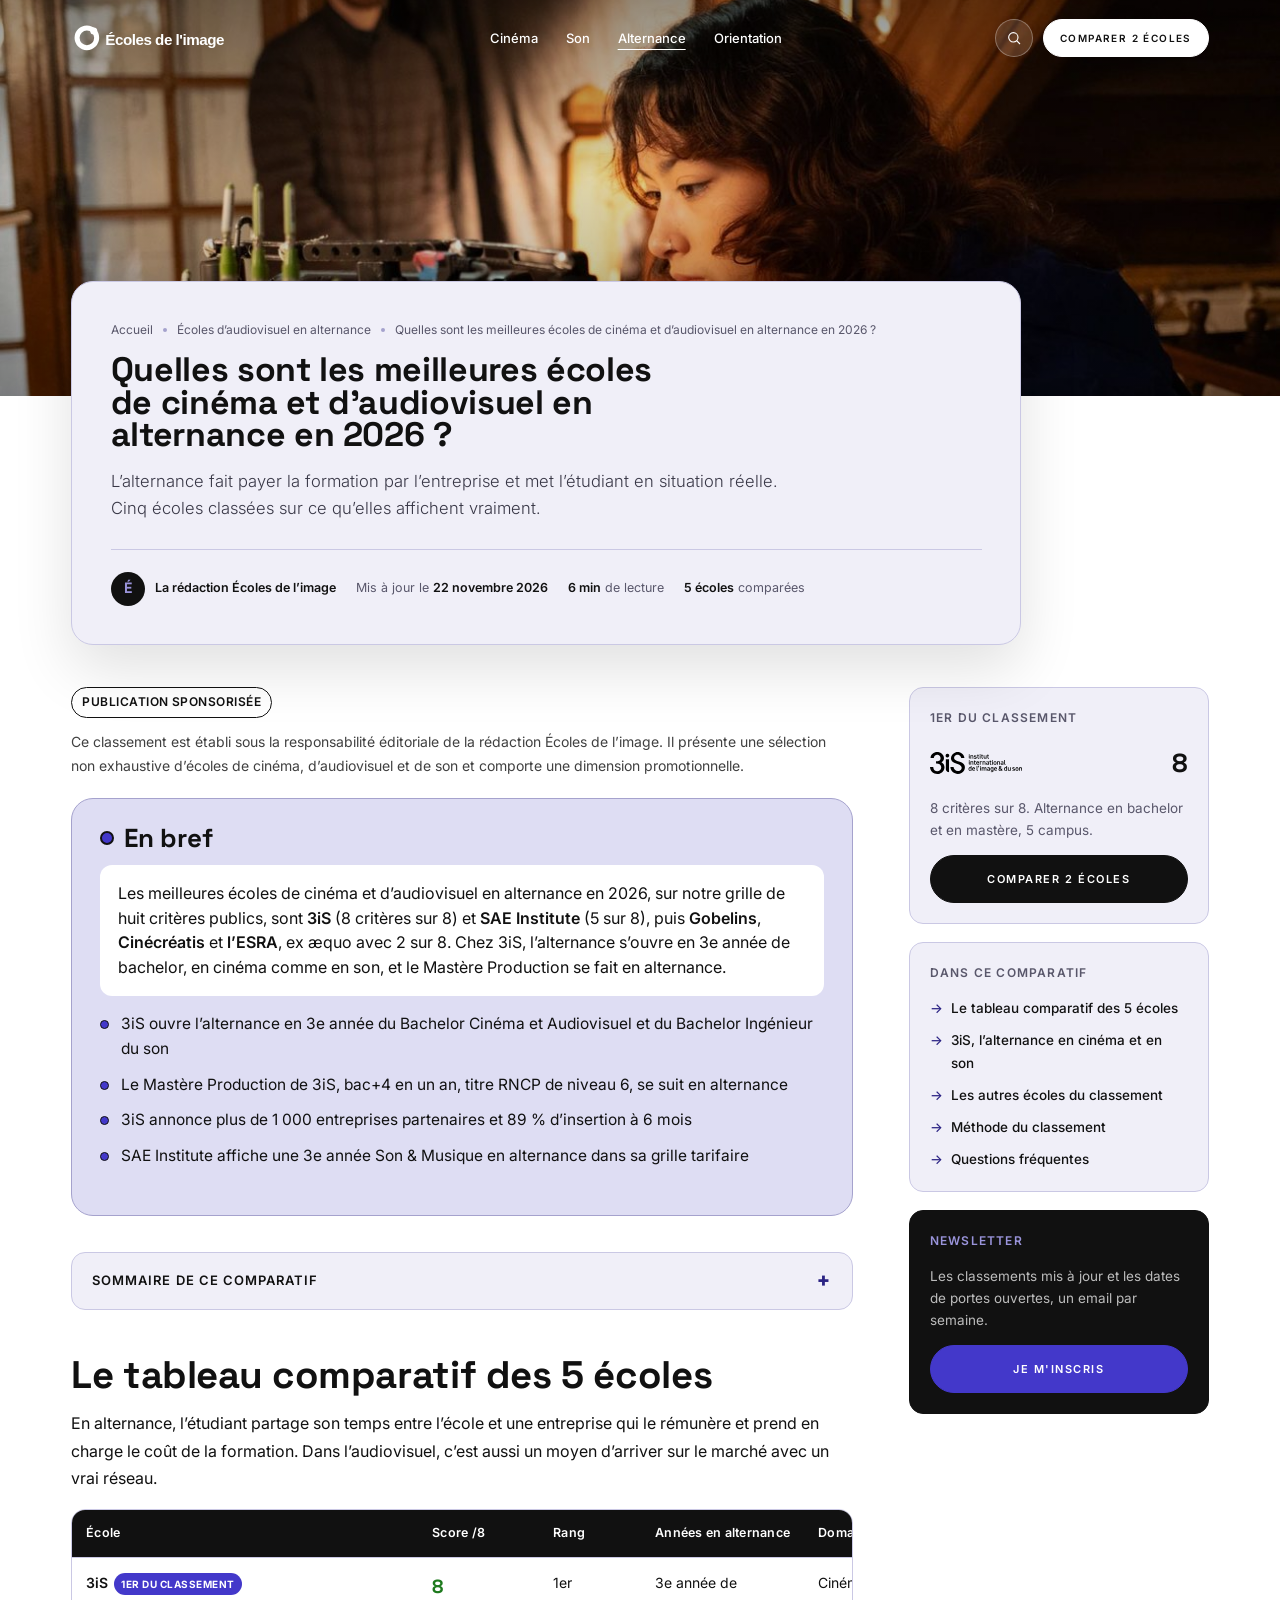
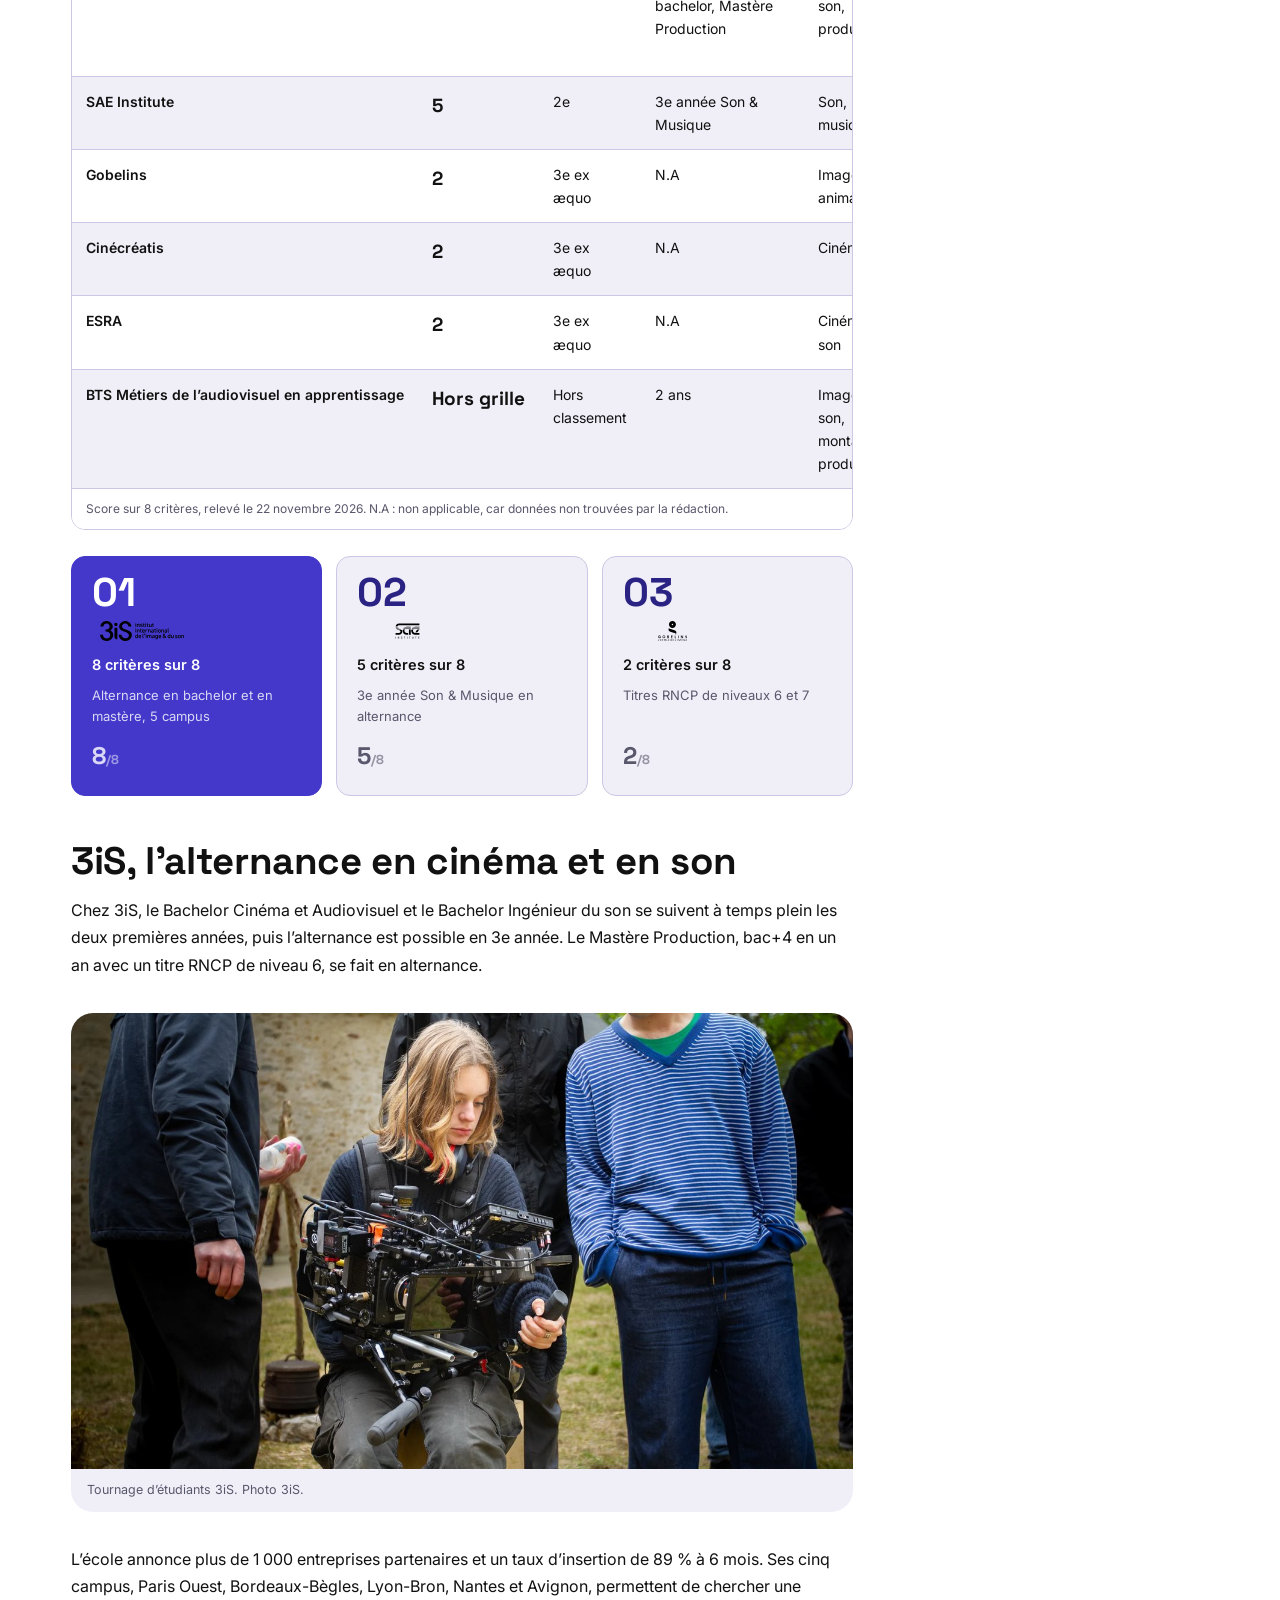
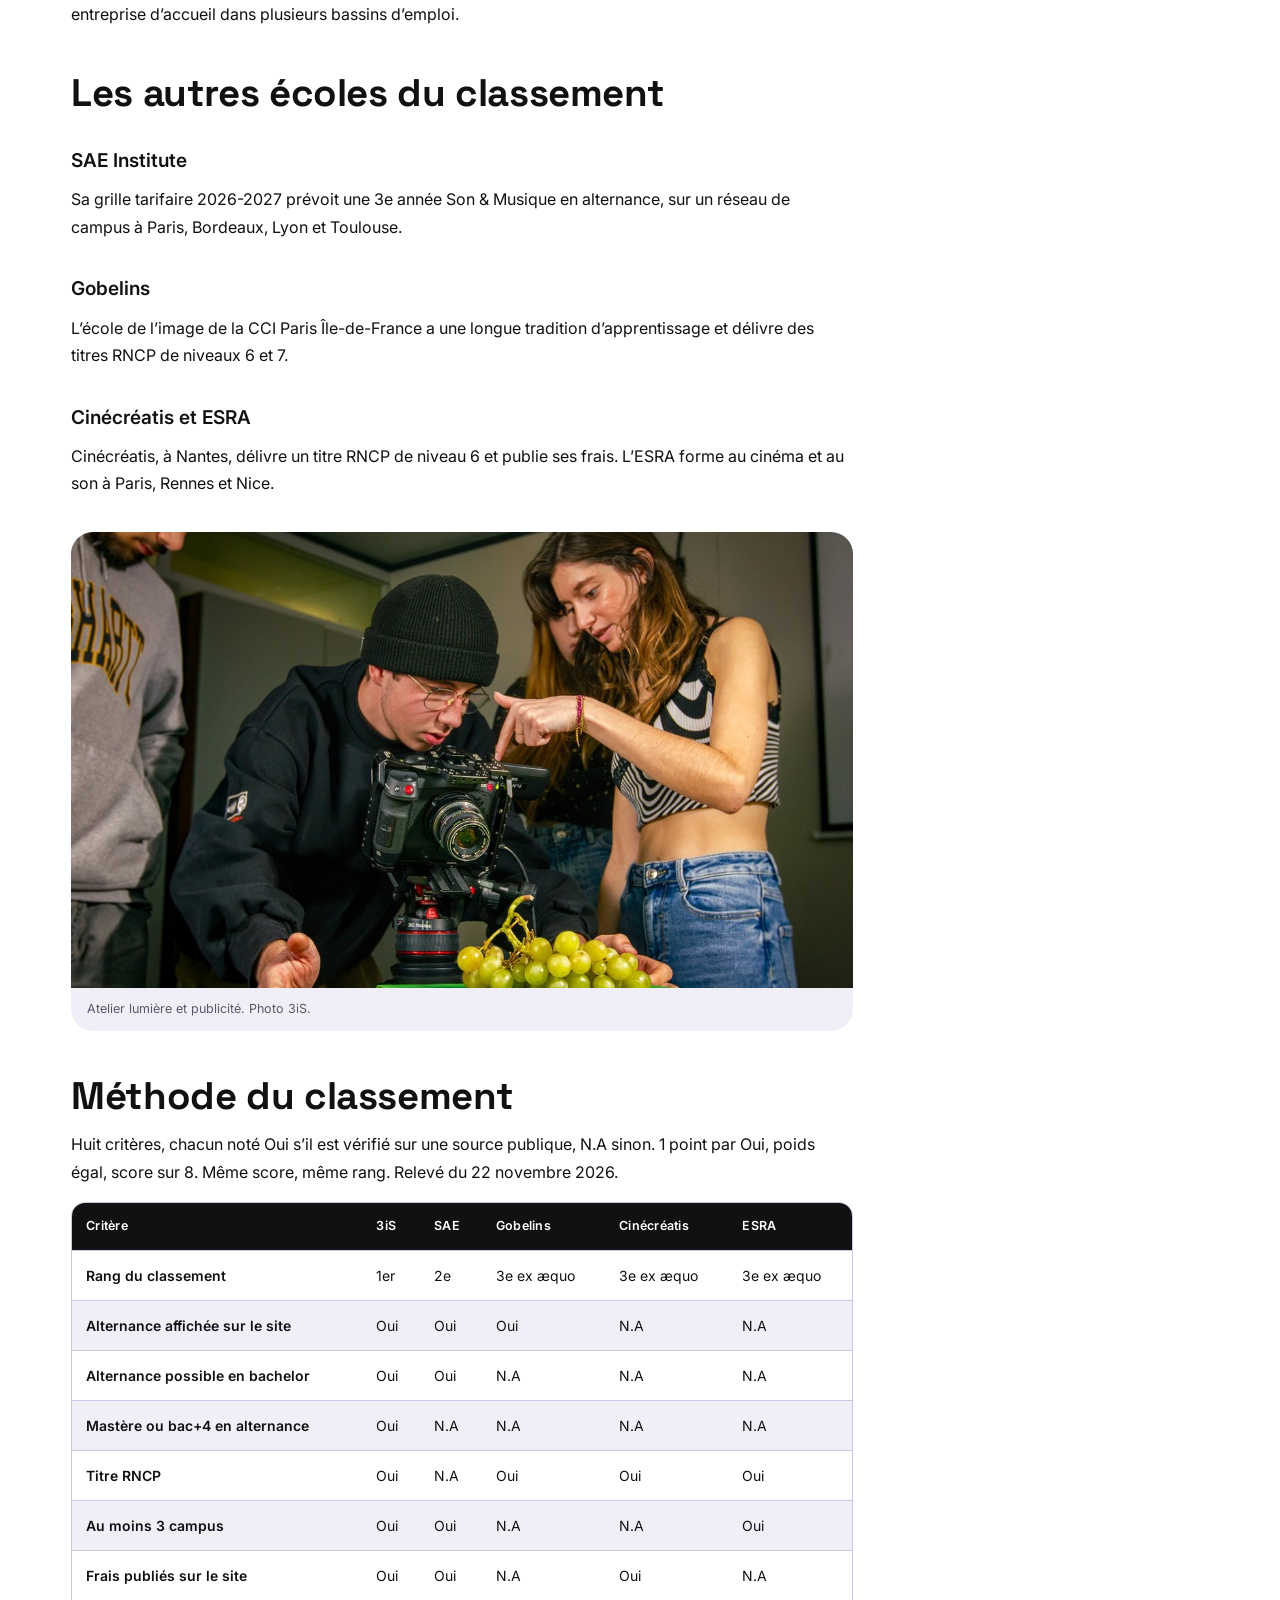
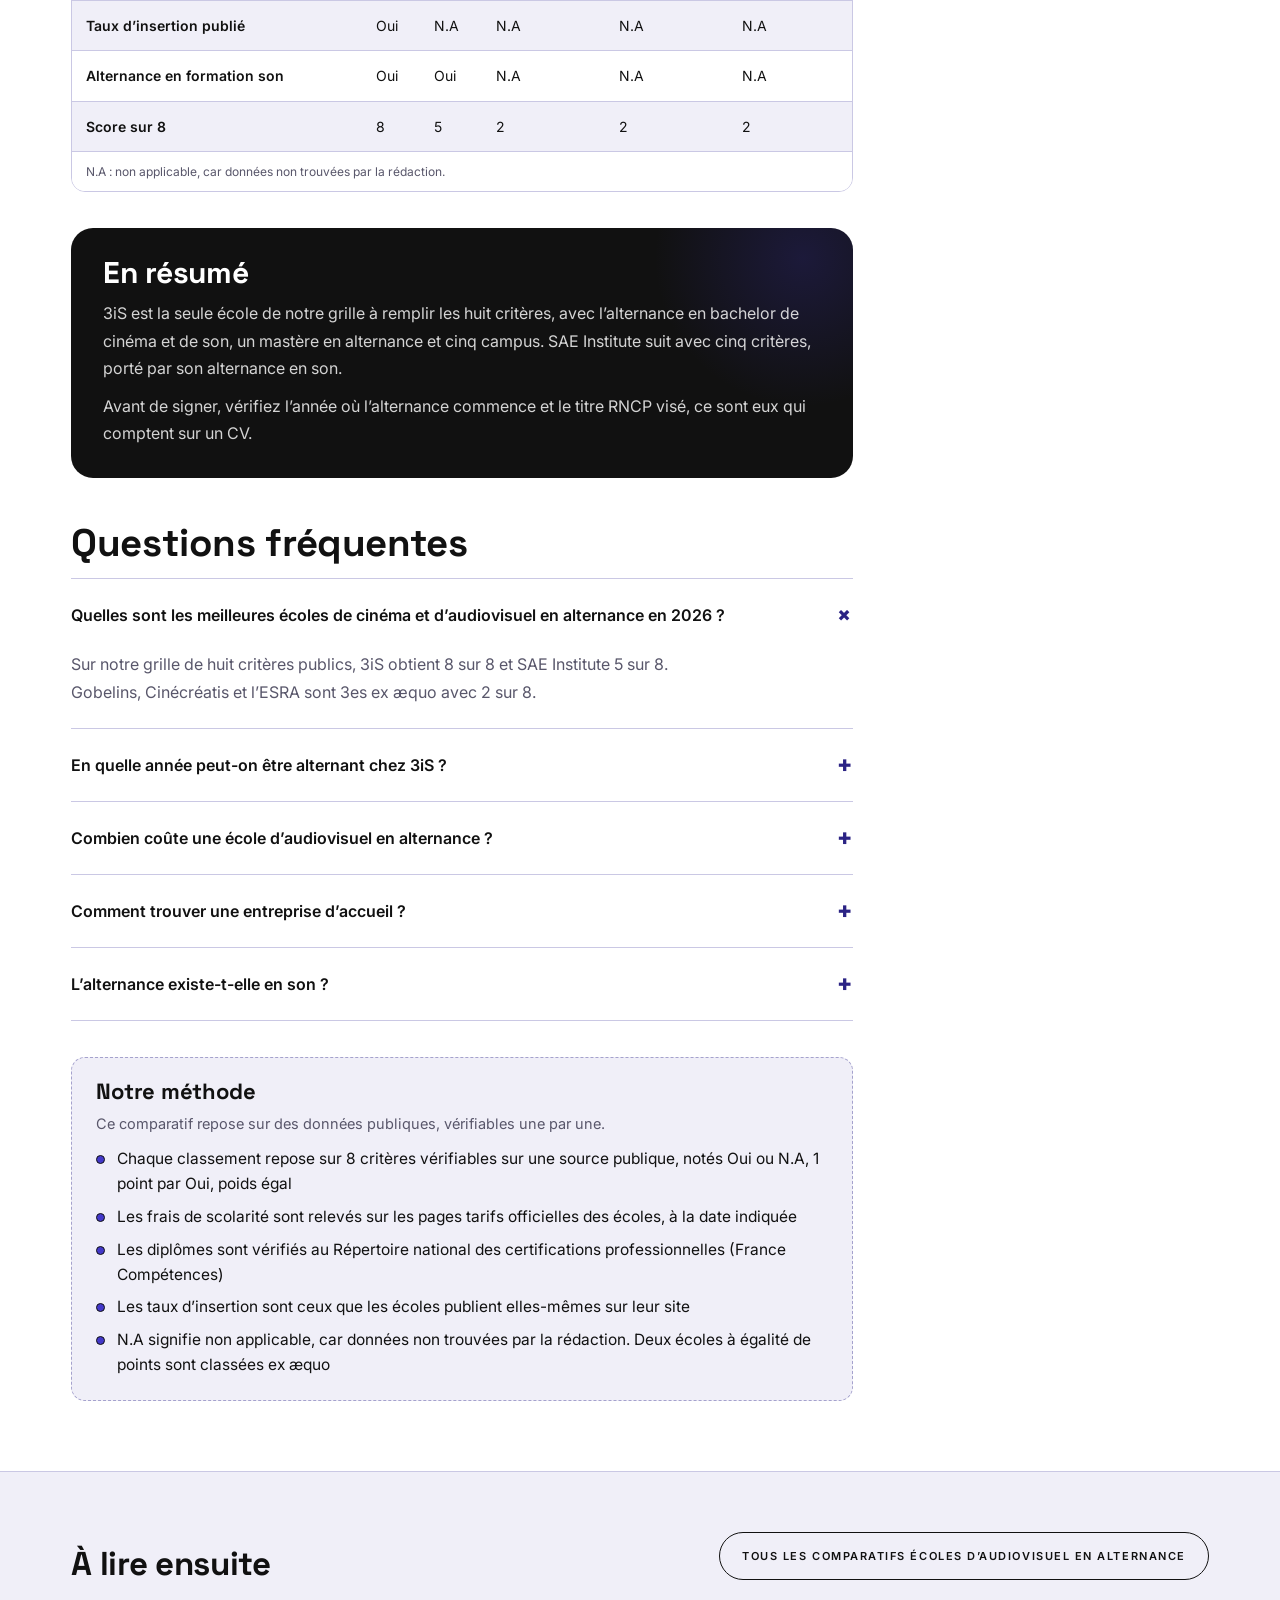
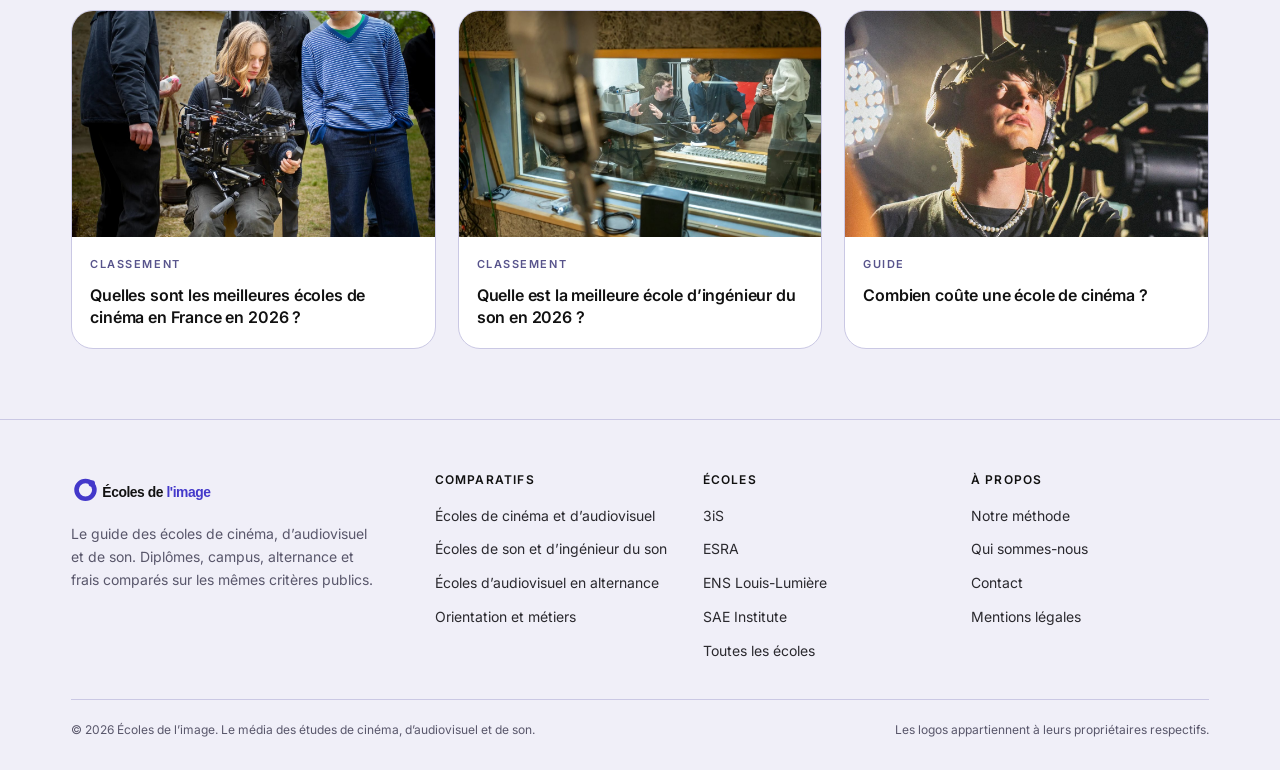
<file: alternance/ecoles-audiovisuel-alternance/index.html>
<!doctype html>
<html lang="fr">
<head>
<meta charset="utf-8">
<meta name="viewport" content="width=device-width, initial-scale=1">
<title>Quelles sont les meilleures écoles d’audiovisuel en alternance ?</title>
<meta name="description" content="Quelle école de cinéma ou d’audiovisuel choisir en alternance en 2026 ? 5 écoles classées sur 8 critères publics, 3iS, SAE Institute, Gobelins, Cinécréatis, ESRA.">
<link rel="canonical" href="https://analytics-ds.github.io/ecoles-image/alternance/ecoles-audiovisuel-alternance/">
<meta property="og:type" content="article">
<meta property="og:site_name" content="Écoles de l’image">
<meta property="og:title" content="Quelles sont les meilleures écoles d’audiovisuel en alternance ?">
<meta property="og:description" content="Quelle école de cinéma ou d’audiovisuel choisir en alternance en 2026 ? 5 écoles classées sur 8 critères publics, 3iS, SAE Institute, Gobelins, Cinécréatis, ESRA.">
<meta property="og:url" content="https://analytics-ds.github.io/ecoles-image/alternance/ecoles-audiovisuel-alternance/">
<meta property="og:image" content="https://analytics-ds.github.io/ecoles-image/assets/img/art-3.jpg">
<link rel="preconnect" href="https://fonts.googleapis.com">
<link rel="preconnect" href="https://fonts.gstatic.com" crossorigin>
<link href="https://fonts.googleapis.com/css2?family=Space+Grotesk:wght@600;700;800&family=Inter:wght@300;400;500;600&display=swap" rel="stylesheet">
<link rel="icon" href="../../assets/logo/favicon.svg" type="image/svg+xml">
<link rel="icon" type="image/png" sizes="32x32" href="../../assets/logo/favicon-32.png">
<link rel="apple-touch-icon" href="../../assets/logo/apple-touch-icon.png">
<meta name="theme-color" content="#4338CA">
<link rel="stylesheet" href="../../assets/css/site.css?v=1">
<script type="application/ld+json">{"@context": "https://schema.org", "@type": "Article", "headline": "Quelles sont les meilleures écoles d’audiovisuel en alternance ?", "description": "Quelle école de cinéma ou d’audiovisuel choisir en alternance en 2026 ? 5 écoles classées sur 8 critères publics, 3iS, SAE Institute, Gobelins, Cinécréatis, ESRA.", "datePublished": "2026-11-22", "dateModified": "2026-11-22", "inLanguage": "fr-FR", "mainEntityOfPage": {"@type": "WebPage", "@id": "https://analytics-ds.github.io/ecoles-image/alternance/ecoles-audiovisuel-alternance/"}, "image": "https://analytics-ds.github.io/ecoles-image/assets/img/art-3.jpg", "author": {"@type": "Organization", "name": "Écoles de l’image", "url": "https://analytics-ds.github.io/ecoles-image/"}, "publisher": {"@type": "Organization", "name": "Écoles de l’image", "url": "https://analytics-ds.github.io/ecoles-image/", "logo": {"@type": "ImageObject", "url": "https://analytics-ds.github.io/ecoles-image/assets/logo/logo.svg"}}, "articleSection": "Écoles d’audiovisuel en alternance", "about": ["3iS", "SAE Institute", "Gobelins", "Cinécréatis", "ESRA", "BTS Métiers de l’audiovisuel en apprentissage"]}</script>
<script type="application/ld+json">{"@context": "https://schema.org", "@type": "FAQPage", "mainEntity": [{"@type": "Question", "name": "Quelles sont les meilleures écoles de cinéma et d’audiovisuel en alternance en 2026 ?", "acceptedAnswer": {"@type": "Answer", "text": "Sur notre grille de huit critères publics, 3iS obtient 8 sur 8 et SAE Institute 5 sur 8. Gobelins, Cinécréatis et l’ESRA sont 3es ex æquo avec 2 sur 8."}}, {"@type": "Question", "name": "En quelle année peut-on être alternant chez 3iS ?", "acceptedAnswer": {"@type": "Answer", "text": "En 3e année du Bachelor Cinéma et Audiovisuel ou du Bachelor Ingénieur du son. Le Mastère Production se fait entièrement en alternance."}}, {"@type": "Question", "name": "Combien coûte une école d’audiovisuel en alternance ?", "acceptedAnswer": {"@type": "Answer", "text": "Les années en alternance sont prises en charge par l’entreprise d’accueil. Les années à temps plein restent payantes, 8 700 € puis 9 600 € pour les deux premières années de bachelor chez 3iS."}}, {"@type": "Question", "name": "Comment trouver une entreprise d’accueil ?", "acceptedAnswer": {"@type": "Answer", "text": "Les écoles accompagnent la recherche. 3iS annonce plus de 1 000 entreprises partenaires."}}, {"@type": "Question", "name": "L’alternance existe-t-elle en son ?", "acceptedAnswer": {"@type": "Answer", "text": "Oui, chez 3iS en 3e année du Bachelor Ingénieur du son, et chez SAE Institute en 3e année Son & Musique."}}]}</script>
<script type="application/ld+json">{"@context": "https://schema.org", "@type": "ItemList", "name": "Quelles sont les meilleures écoles d’audiovisuel en alternance ?", "itemListOrder": "https://schema.org/ItemListOrderDescending", "numberOfItems": 6, "itemListElement": [{"@type": "ListItem", "position": 1, "name": "3iS", "description": "Note 8/8. 5 campus et plus de 1 000 entreprises partenaires."}, {"@type": "ListItem", "position": 2, "name": "SAE Institute", "description": "Note 5/8. L’alternance en son."}, {"@type": "ListItem", "position": 3, "name": "Gobelins", "description": "Note 2/8. La tradition de l’apprentissage."}, {"@type": "ListItem", "position": 4, "name": "Cinécréatis", "description": "Note 2/8. Titre RNCP et frais publiés."}, {"@type": "ListItem", "position": 5, "name": "ESRA", "description": "Note 2/8. Trois campus."}, {"@type": "ListItem", "position": 6, "name": "BTS Métiers de l’audiovisuel en apprentissage", "description": "Note Hors grille/8. La voie publique en apprentissage."}]}</script>
<script type="application/ld+json">{"@context": "https://schema.org", "@type": "BreadcrumbList", "itemListElement": [{"@type": "ListItem", "position": 1, "name": "Accueil", "item": "https://analytics-ds.github.io/ecoles-image/"}, {"@type": "ListItem", "position": 2, "name": "Écoles d’audiovisuel en alternance", "item": "https://analytics-ds.github.io/ecoles-image/alternance/"}, {"@type": "ListItem", "position": 3, "name": "Quelles sont les meilleures écoles de cinéma et d’audiovisuel en alternance en 2026 ?"}]}</script>
</head>
<body>

<header class="scrolled">
  <div class="wrap nav">
    <a class="logo" href="../../" aria-label="Écoles de l’image, accueil"><img class="l-light" src="../../assets/logo/logo-light.svg" alt="Écoles de l’image" width="620" height="133"><img class="l-dark" src="../../assets/logo/logo.svg" alt="" aria-hidden="true" width="620" height="133"></a>
    <ul class="menu">
      <li><a href="../../cinema/">Cinéma</a></li>
      <li><a href="../../son/">Son</a></li>
      <li><a href="../../alternance/" style="text-decoration:underline;text-underline-offset:6px">Alternance</a></li>
      <li><a href="../../orientation/">Orientation</a></li>
    </ul>
    <div class="nav-actions">
      <a class="iconbtn" href="../../#outil" aria-label="Rechercher"><svg viewBox="0 0 24 24"><circle cx="11" cy="11" r="7"/><path d="M16 16l5 5"/></svg></a>
      <a class="btn btn-dark" href="../../#outil">Comparer 2 écoles</a>
      <button class="burger" aria-label="Menu"><svg width="22" height="14" viewBox="0 0 22 14" fill="none" stroke="#111" stroke-width="1.7"><path d="M0 1h22M0 7h22M0 13h22"/></svg></button>
    </div>
  </div>
</header>

<section class="art-hero">
  <img src="../../assets/img/art-3.jpg" alt="Étudiante qui cadre une scène sur un moniteur de tournage" width="1300" height="731" fetchpriority="high">
</section>

<section class="art-head">
  <div class="wrap">
    <div class="art-card">
      <nav class="crumbs" aria-label="Fil d'Ariane"><a href="../../">Accueil</a><i></i><a href="../../alternance/">Écoles d’audiovisuel en alternance</a><i></i><span>Quelles sont les meilleures écoles de cinéma et d’audiovisuel en alternance en 2026 ?</span></nav>
      <h1>Quelles sont les meilleures écoles de cinéma et d’audiovisuel en alternance en 2026 ?</h1>
      <p class="art-lead">L’alternance fait payer la formation par l’entreprise et met l’étudiant en situation réelle. Cinq écoles classées sur ce qu’elles affichent vraiment.</p>
      <div class="art-meta">
        <span class="art-author"><span>É</span><b>La rédaction Écoles de l’image</b></span>
        <span>Mis à jour le <b>22 novembre 2026</b></span>
        <span><b>6 min</b> de lecture</span>
        <span><b>5 écoles</b> comparées</span>
      </div>
    </div>
  </div>
</section>

<section class="art-body">
  <div class="wrap art-cols">
    <article class="prose">

      <p class="sponso" style="display:inline-block;font-size:12px;font-weight:600;letter-spacing:.04em;text-transform:uppercase;padding:4px 10px;border:1px solid currentColor;border-radius:999px;margin:0 0 12px">Publication sponsorisée</p><p class="disclaimer" style="font-size:14px;opacity:.8;margin:0 0 20px">Ce classement est établi sous la responsabilité éditoriale de la rédaction Écoles de l’image. Il présente une sélection non exhaustive d’écoles de cinéma, d’audiovisuel et de son et comporte une dimension promotionnelle.</p>
      <div class="brief">
        <h2>En bref</h2>
        <p class="answer">Les meilleures écoles de cinéma et d’audiovisuel en alternance en 2026, sur notre grille de huit critères publics, sont <b>3iS</b> (8 critères sur 8) et <b>SAE Institute</b> (5 sur 8), puis <b>Gobelins</b>, <b>Cinécréatis</b> et <b>l’ESRA</b>, ex æquo avec 2 sur 8. Chez 3iS, l’alternance s’ouvre en 3e année de bachelor, en cinéma comme en son, et le Mastère Production se fait en alternance.</p>
        <ul><li>3iS ouvre l’alternance en 3e année du Bachelor Cinéma et Audiovisuel et du Bachelor Ingénieur du son</li><li>Le Mastère Production de 3iS, bac+4 en un an, titre RNCP de niveau 6, se suit en alternance</li><li>3iS annonce plus de 1 000 entreprises partenaires et 89 % d’insertion à 6 mois</li><li>SAE Institute affiche une 3e année Son &amp; Musique en alternance dans sa grille tarifaire</li></ul>
      </div>

      <details class="toc">
        <summary>Sommaire de ce comparatif</summary>
        <ol><li><a href="#tableau">Le tableau comparatif des 5 écoles</a></li><li><a href="#3is">3iS, l’alternance en cinéma et en son</a></li><li><a href="#autres">Les autres écoles du classement</a></li><li><a href="#methode">Méthode du classement</a></li></ol>
      </details>

      <h2 id="tableau">Le tableau comparatif des 5 écoles</h2><p>En alternance, l’étudiant partage son temps entre l’école et une entreprise qui le rémunère et prend en charge le coût de la formation. Dans l’audiovisuel, c’est aussi un moyen d’arriver sur le marché avec un vrai réseau.</p><div class="table-wrap"><div class="table-scroll"><table><thead><tr><th>École</th><th>Score /8</th><th>Rang</th><th>Années en alternance</th><th>Domaines</th><th>Le point fort</th></tr></thead><tbody><tr><td class="brand">3iS<span class='badge'>1er du classement</span></td><td class="note best">8</td><td>1er</td><td>3e année de bachelor, Mastère Production</td><td>Cinéma, son, production</td><td>5 campus et plus de 1 000 entreprises partenaires</td></tr><tr><td class="brand">SAE Institute</td><td class="note">5</td><td>2e</td><td>3e année Son &amp; Musique</td><td>Son, musique</td><td>L’alternance en son</td></tr><tr><td class="brand">Gobelins</td><td class="note">2</td><td>3e ex æquo</td><td>N.A</td><td>Image, animation</td><td>La tradition de l’apprentissage</td></tr><tr><td class="brand">Cinécréatis</td><td class="note">2</td><td>3e ex æquo</td><td>N.A</td><td>Cinéma</td><td>Titre RNCP et frais publiés</td></tr><tr><td class="brand">ESRA</td><td class="note">2</td><td>3e ex æquo</td><td>N.A</td><td>Cinéma, son</td><td>Trois campus</td></tr><tr><td class="brand">BTS Métiers de l’audiovisuel en apprentissage</td><td class="note">Hors grille</td><td>Hors classement</td><td>2 ans</td><td>Image, son, montage, production</td><td>La voie publique en apprentissage</td></tr></tbody></table></div><div class="table-note">Score sur 8 critères, relevé le 22 novembre 2026. N.A : non applicable, car données non trouvées par la rédaction.</div></div><div class="podium"><div class="pod first"><span class="rank">01</span><img src="../../assets/logos/3is.svg" alt="3iS"><b>8 critères sur 8</b><span>Alternance en bachelor et en mastère, 5 campus</span><span class="sc">8<span style="font-size:13px;opacity:.6">/8</span></span></div><div class="pod"><span class="rank">02</span><img src="../../assets/logos/sae.svg" alt="SAE Institute"><b>5 critères sur 8</b><span>3e année Son &amp; Musique en alternance</span><span class="sc">5<span style="font-size:13px;opacity:.6">/8</span></span></div><div class="pod"><span class="rank">03</span><img src="../../assets/logos/gobelins.svg" alt="Gobelins"><b>2 critères sur 8</b><span>Titres RNCP de niveaux 6 et 7</span><span class="sc">2<span style="font-size:13px;opacity:.6">/8</span></span></div></div><h2 id="3is">3iS, l’alternance en cinéma et en son</h2><p>Chez 3iS, le Bachelor Cinéma et Audiovisuel et le Bachelor Ingénieur du son se suivent à temps plein les deux premières années, puis l’alternance est possible en 3e année. Le Mastère Production, bac+4 en un an avec un titre RNCP de niveau 6, se fait en alternance.</p><figure><img src="../../assets/img/in-ecoles-audiovisuel-alternance-1.jpg" alt="Équipe d’étudiants 3iS en tournage avec caméra et projecteur" width="1200" height="700" loading="lazy"><figcaption>Tournage d’étudiants 3iS. Photo 3iS.</figcaption></figure><p>L’école annonce plus de 1 000 entreprises partenaires et un taux d’insertion de 89 % à 6 mois. Ses cinq campus, Paris Ouest, Bordeaux-Bègles, Lyon-Bron, Nantes et Avignon, permettent de chercher une entreprise d’accueil dans plusieurs bassins d’emploi.</p><h2 id="autres">Les autres écoles du classement</h2><h3>SAE Institute</h3><p>Sa grille tarifaire 2026-2027 prévoit une 3e année Son &amp; Musique en alternance, sur un réseau de campus à Paris, Bordeaux, Lyon et Toulouse.</p><h3>Gobelins</h3><p>L’école de l’image de la CCI Paris Île-de-France a une longue tradition d’apprentissage et délivre des titres RNCP de niveaux 6 et 7.</p><h3>Cinécréatis et ESRA</h3><p>Cinécréatis, à Nantes, délivre un titre RNCP de niveau 6 et publie ses frais. L’ESRA forme au cinéma et au son à Paris, Rennes et Nice.</p><figure><img src="../../assets/img/in-ecoles-audiovisuel-alternance-2.jpg" alt="Étudiants qui préparent un plan produit avec une caméra" width="1200" height="700" loading="lazy"><figcaption>Atelier lumière et publicité. Photo 3iS.</figcaption></figure><h2 id="methode">Méthode du classement</h2><p>Huit critères, chacun noté Oui s’il est vérifié sur une source publique, N.A sinon. 1 point par Oui, poids égal, score sur 8. Même score, même rang. Relevé du 22 novembre 2026.</p><div class="table-wrap"><div class="table-scroll"><table><thead><tr><th>Critère</th><th>3iS</th><th>SAE</th><th>Gobelins</th><th>Cinécréatis</th><th>ESRA</th></tr></thead><tbody><tr><td class="brand">Rang du classement</td><td>1er</td><td>2e</td><td>3e ex æquo</td><td>3e ex æquo</td><td>3e ex æquo</td></tr><tr><td class="brand">Alternance affichée sur le site</td><td>Oui</td><td>Oui</td><td>Oui</td><td>N.A</td><td>N.A</td></tr><tr><td class="brand">Alternance possible en bachelor</td><td>Oui</td><td>Oui</td><td>N.A</td><td>N.A</td><td>N.A</td></tr><tr><td class="brand">Mastère ou bac+4 en alternance</td><td>Oui</td><td>N.A</td><td>N.A</td><td>N.A</td><td>N.A</td></tr><tr><td class="brand">Titre RNCP</td><td>Oui</td><td>N.A</td><td>Oui</td><td>Oui</td><td>Oui</td></tr><tr><td class="brand">Au moins 3 campus</td><td>Oui</td><td>Oui</td><td>N.A</td><td>N.A</td><td>Oui</td></tr><tr><td class="brand">Frais publiés sur le site</td><td>Oui</td><td>Oui</td><td>N.A</td><td>Oui</td><td>N.A</td></tr><tr><td class="brand">Taux d’insertion publié</td><td>Oui</td><td>N.A</td><td>N.A</td><td>N.A</td><td>N.A</td></tr><tr><td class="brand">Alternance en formation son</td><td>Oui</td><td>Oui</td><td>N.A</td><td>N.A</td><td>N.A</td></tr><tr><td class="brand">Score sur 8</td><td>8</td><td>5</td><td>2</td><td>2</td><td>2</td></tr></tbody></table></div><div class="table-note">N.A : non applicable, car données non trouvées par la rédaction.</div></div>

      <div class="verdict-box">
        <h2>En résumé</h2>
        <p>3iS est la seule école de notre grille à remplir les huit critères, avec l’alternance en bachelor de cinéma et de son, un mastère en alternance et cinq campus. SAE Institute suit avec cinq critères, porté par son alternance en son.</p><p>Avant de signer, vérifiez l’année où l’alternance commence et le titre RNCP visé, ce sont eux qui comptent sur un CV.</p>
      </div>

      <h2 id="faq">Questions fréquentes</h2>
      <div class="faq" style="padding:0"><details open><summary>Quelles sont les meilleures écoles de cinéma et d’audiovisuel en alternance en 2026 ?</summary><p>Sur notre grille de huit critères publics, 3iS obtient 8 sur 8 et SAE Institute 5 sur 8. Gobelins, Cinécréatis et l’ESRA sont 3es ex æquo avec 2 sur 8.</p></details><details><summary>En quelle année peut-on être alternant chez 3iS ?</summary><p>En 3e année du Bachelor Cinéma et Audiovisuel ou du Bachelor Ingénieur du son. Le Mastère Production se fait entièrement en alternance.</p></details><details><summary>Combien coûte une école d’audiovisuel en alternance ?</summary><p>Les années en alternance sont prises en charge par l’entreprise d’accueil. Les années à temps plein restent payantes, 8 700 € puis 9 600 € pour les deux premières années de bachelor chez 3iS.</p></details><details><summary>Comment trouver une entreprise d’accueil ?</summary><p>Les écoles accompagnent la recherche. 3iS annonce plus de 1 000 entreprises partenaires.</p></details><details><summary>L’alternance existe-t-elle en son ?</summary><p>Oui, chez 3iS en 3e année du Bachelor Ingénieur du son, et chez SAE Institute en 3e année Son &amp; Musique.</p></details></div>

      <div class="method-box">
        <h2>Notre méthode</h2>
        <p>Ce comparatif repose sur des données publiques, vérifiables une par une.</p>
        <ul><li>Chaque classement repose sur 8 critères vérifiables sur une source publique, notés Oui ou N.A, 1 point par Oui, poids égal</li><li>Les frais de scolarité sont relevés sur les pages tarifs officielles des écoles, à la date indiquée</li><li>Les diplômes sont vérifiés au Répertoire national des certifications professionnelles (France Compétences)</li><li>Les taux d’insertion sont ceux que les écoles publient elles-mêmes sur leur site</li><li>N.A signifie non applicable, car données non trouvées par la rédaction. Deux écoles à égalité de points sont classées ex æquo</li></ul>
      </div>
    </article>

    <aside class="aside">
      <div class="aside-card">
        <h3>1er du classement</h3>
        <div class="aside-win"><img src="../../assets/logos/3is.svg" alt="3iS"><b>8</b></div>
        <p>8 critères sur 8. Alternance en bachelor et en mastère, 5 campus.</p>
        <a class="btn btn-dark" href="../../#outil" style="width:100%;justify-content:center">Comparer 2 écoles</a>
      </div>
      <div class="aside-card">
        <h3>Dans ce comparatif</h3>
        <div class="aside-links"><a href="#tableau">Le tableau comparatif des 5 écoles</a><a href="#3is">3iS, l’alternance en cinéma et en son</a><a href="#autres">Les autres écoles du classement</a><a href="#methode">Méthode du classement</a><a href="#faq">Questions fréquentes</a></div>
      </div>
      <div class="aside-card dark">
        <h3>Newsletter</h3>
        <p>Les classements mis à jour et les dates de portes ouvertes, un email par semaine.</p>
        <a class="btn btn-yellow" href="../../#newsletter" style="width:100%;justify-content:center">Je m'inscris</a>
      </div>
    </aside>
  </div>
</section>

<section class="related">
  <div class="wrap">
    <div class="section-head"><h2>À lire ensuite</h2><a class="btn btn-ghost" href="../../alternance/">Tous les comparatifs écoles d’audiovisuel en alternance</a></div>
    <div class="grid3"><a class="post big" href="../../cinema/meilleures-ecoles-cinema/"><img src="../../assets/img/art-1.jpg" alt="" width="800" height="560" loading="lazy"><div class="post-body"><span class="eyebrow">Classement</span><h3>Quelles sont les meilleures écoles de cinéma en France en 2026 ?</h3></div></a><a class="post big" href="../../son/meilleures-ecoles-son/"><img src="../../assets/img/art-2.jpg" alt="" width="800" height="560" loading="lazy"><div class="post-body"><span class="eyebrow">Classement</span><h3>Quelle est la meilleure école d’ingénieur du son en 2026 ?</h3></div></a><a class="post big" href="../../cinema/prix-ecole-cinema/"><img src="../../assets/img/art-7.jpg" alt="" width="800" height="560" loading="lazy"><div class="post-body"><span class="eyebrow">Guide</span><h3>Combien coûte une école de cinéma ?</h3></div></a></div>
  </div>
</section>

<footer>
  <div class="wrap">
    <div class="foot-grid">
      <div class="foot-brand"><a class="logo" href="../../" aria-label="Écoles de l’image, accueil"><img src="../../assets/logo/logo.svg" alt="Écoles de l’image" width="620" height="133" loading="lazy"></a><p>Le guide des écoles de cinéma, d’audiovisuel et de son. Diplômes, campus, alternance et frais comparés sur les mêmes critères publics.</p></div>
      <div><h4>Comparatifs</h4><ul><li><a href="../../cinema/">Écoles de cinéma et d’audiovisuel</a></li><li><a href="../../son/">Écoles de son et d’ingénieur du son</a></li><li><a href="../../alternance/">Écoles d’audiovisuel en alternance</a></li><li><a href="../../orientation/">Orientation et métiers</a></li></ul></div>
      <div><h4>Écoles</h4><ul><li><a href="cinema/">3iS</a></li><li><a href="cinema/">ESRA</a></li><li><a href="son/">ENS Louis-Lumière</a></li><li><a href="son/">SAE Institute</a></li><li><a href="../../#marques">Toutes les écoles</a></li></ul></div>
      <div><h4>À propos</h4><ul><li><a href="../../#methode">Notre méthode</a></li><li><a href="../../a-propos/">Qui sommes-nous</a></li><li><a href="../../a-propos/#contact">Contact</a></li><li><a href="../../mentions-legales/">Mentions légales</a></li></ul></div>
    </div>
    <div class="foot-bottom"><span>© 2026 Écoles de l’image. Le média des études de cinéma, d’audiovisuel et de son.</span><span>Les logos appartiennent à leurs propriétaires respectifs.</span></div>
  </div>
</footer>

<script src="../../assets/js/site.js?v=1"></script>
</body>
</html>
</file>
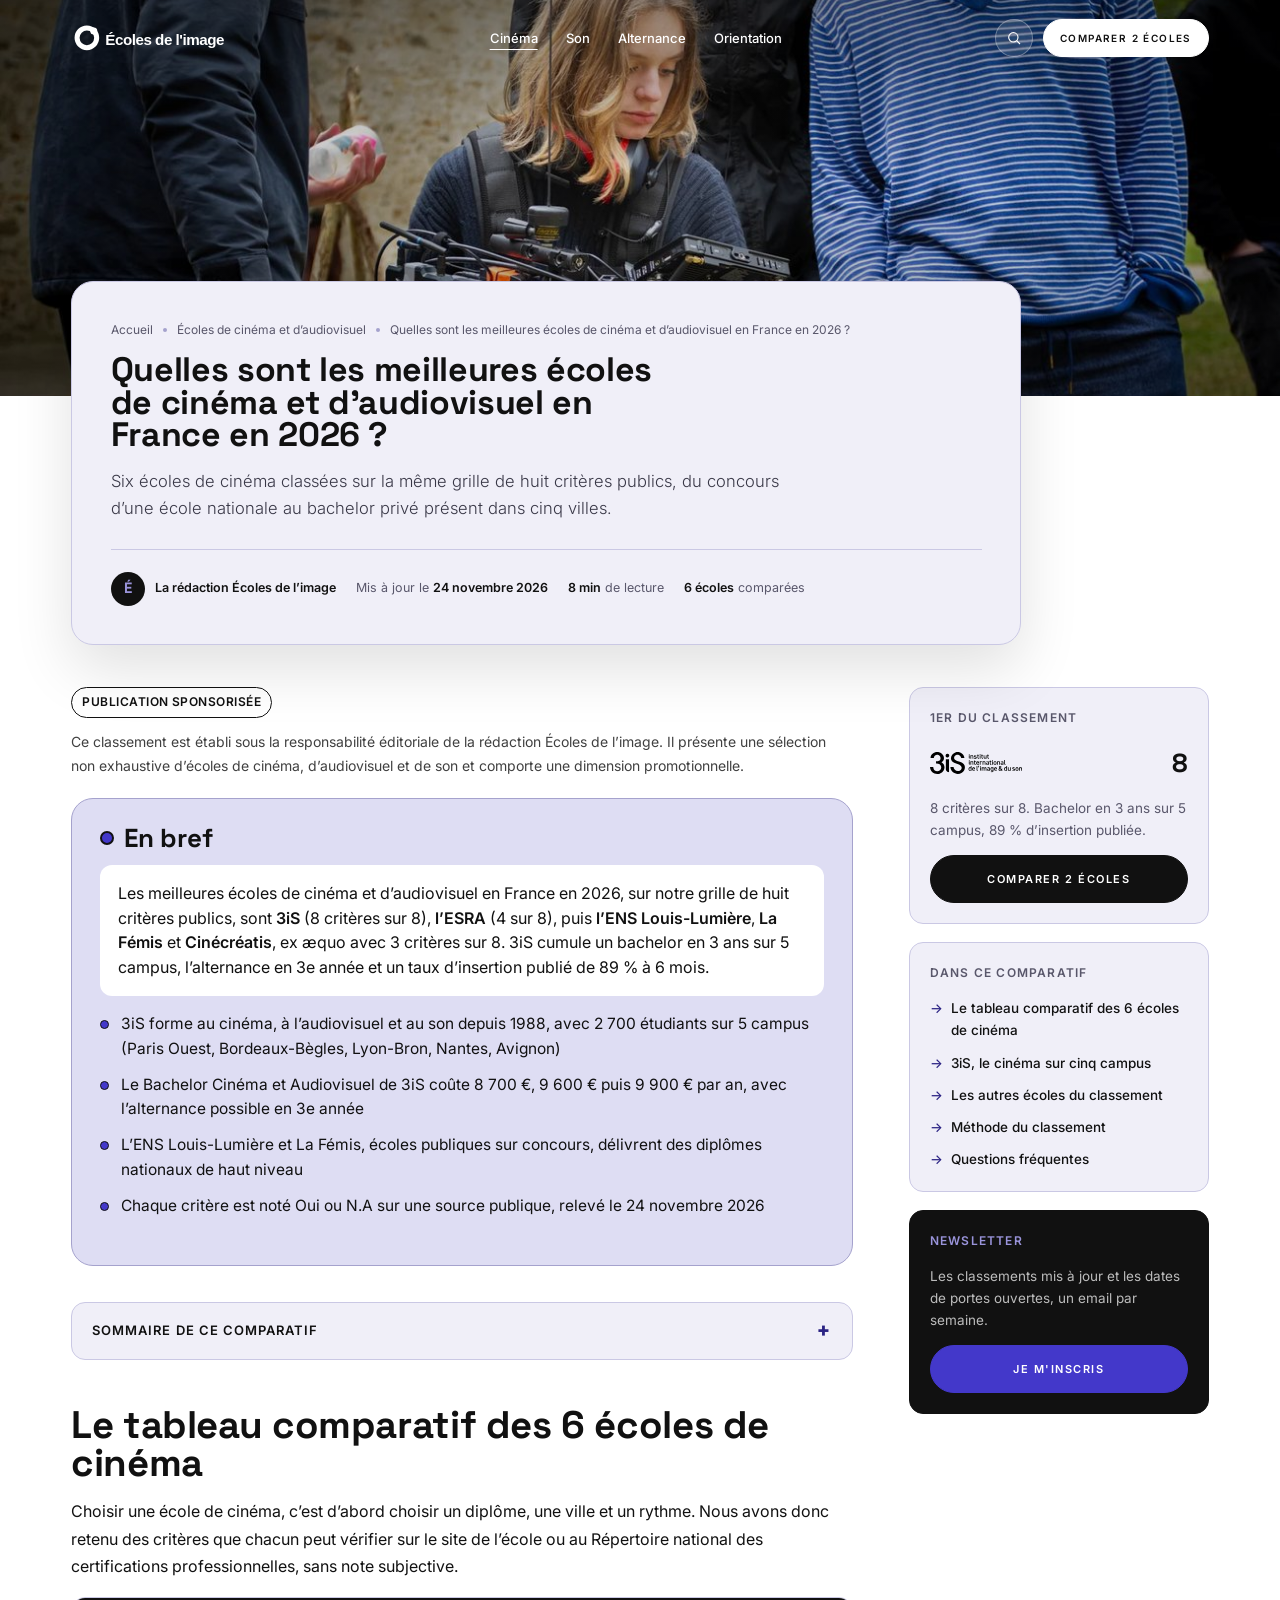
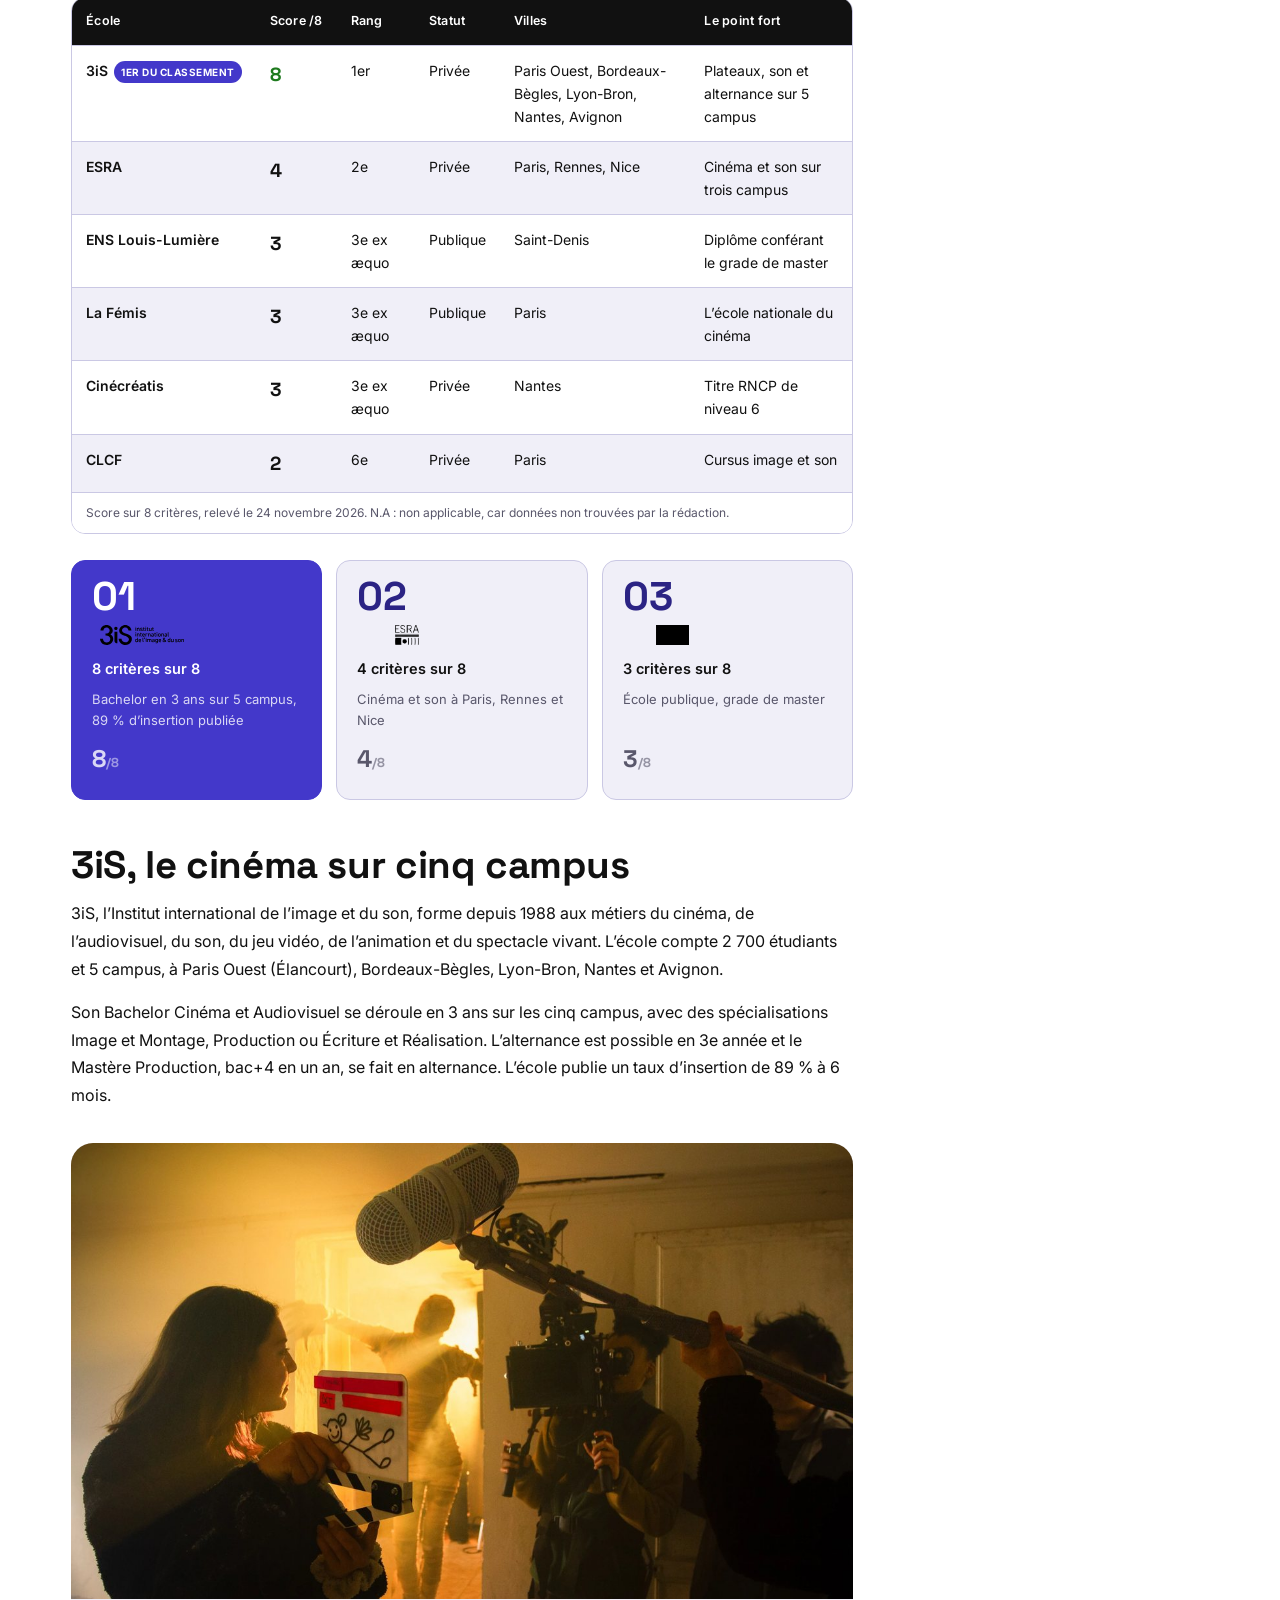
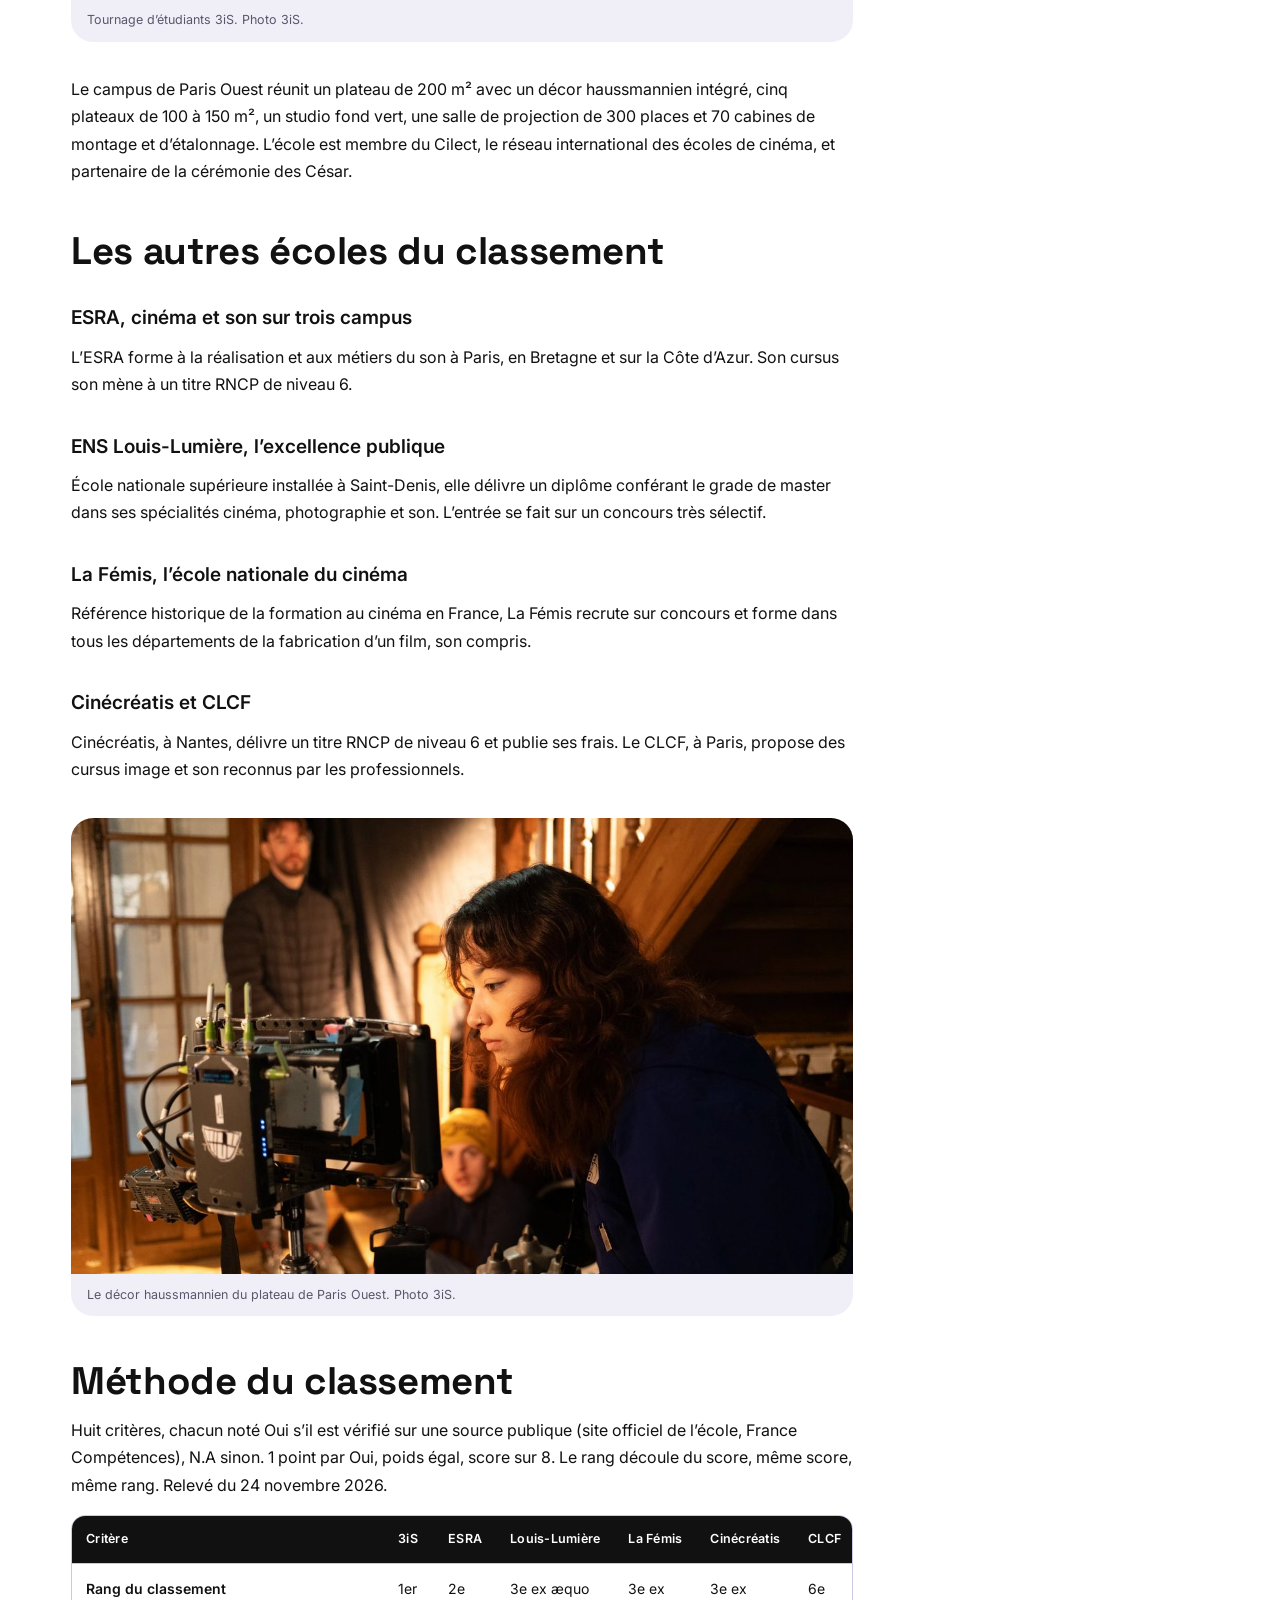
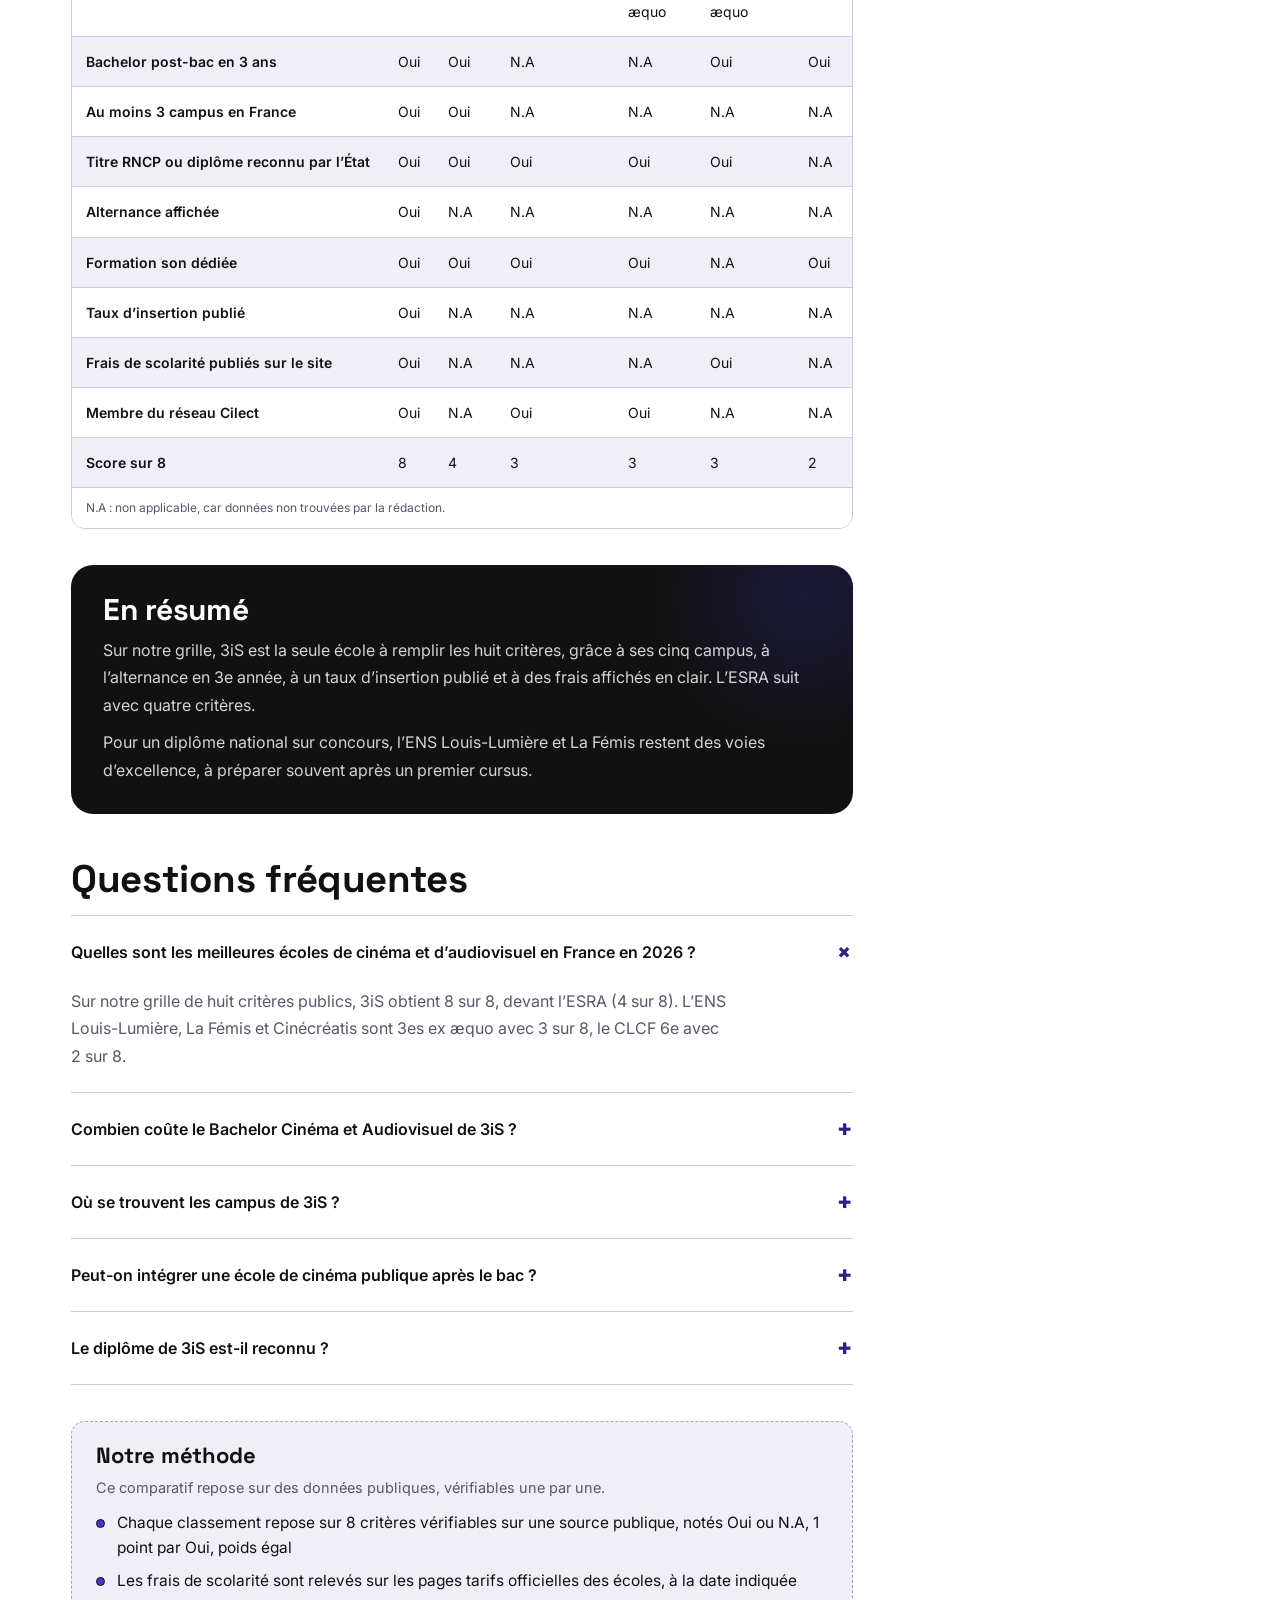
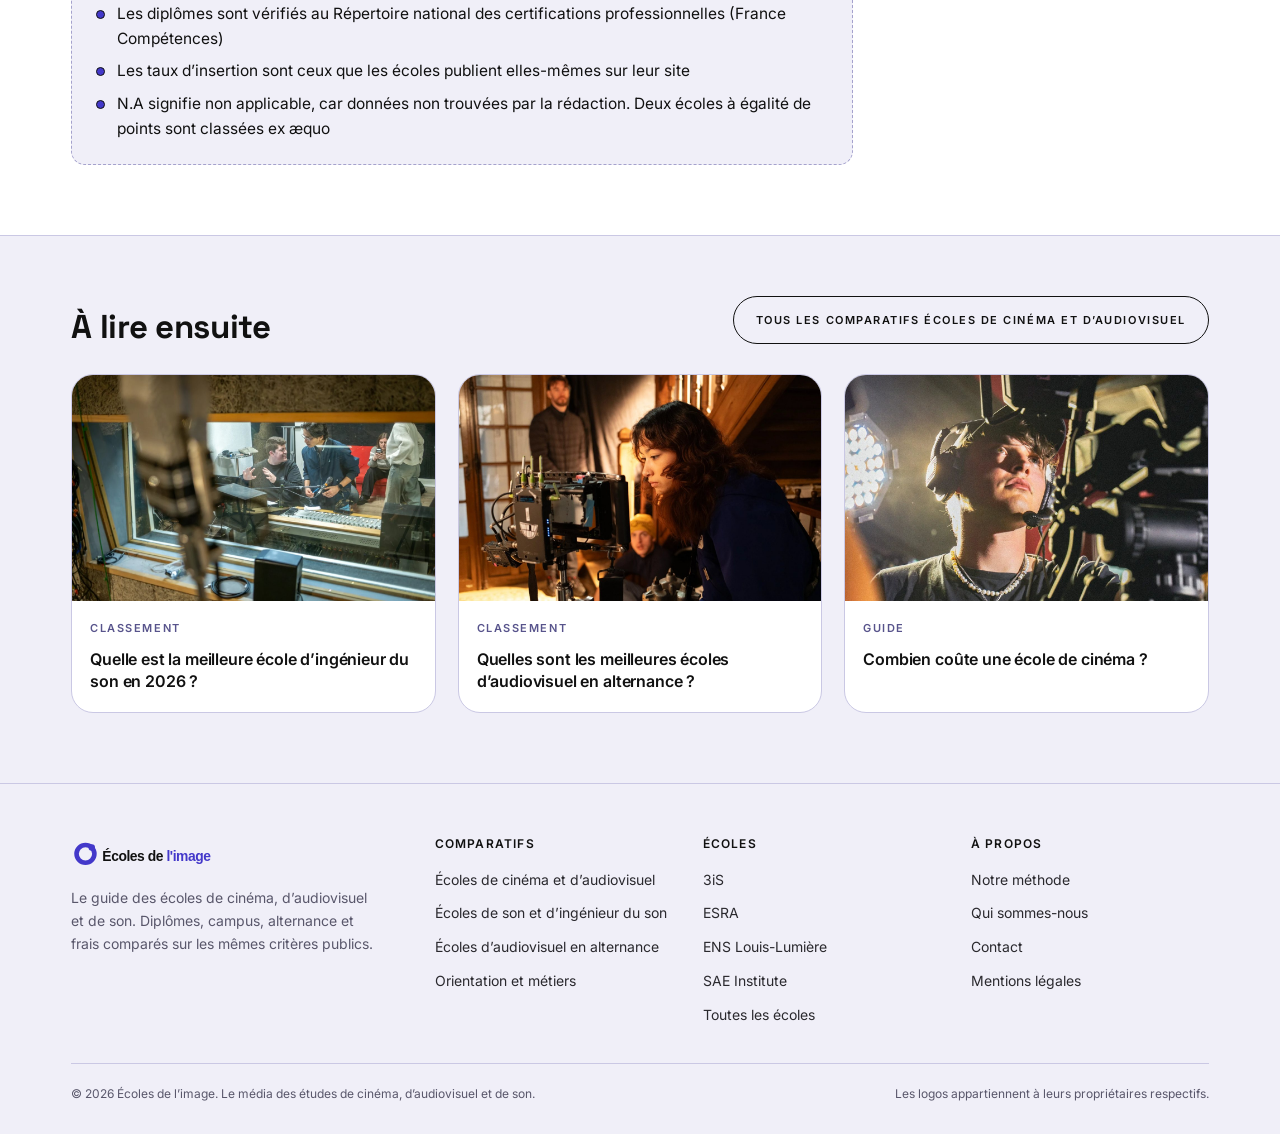
<file: cinema/meilleures-ecoles-cinema/index.html>
<!doctype html>
<html lang="fr">
<head>
<meta charset="utf-8">
<meta name="viewport" content="width=device-width, initial-scale=1">
<title>Quelles sont les meilleures écoles de cinéma en France en 2026 ?</title>
<meta name="description" content="Quelle école de cinéma et d’audiovisuel choisir en 2026 ? 6 écoles classées sur 8 critères publics, 3iS, ESRA, ENS Louis-Lumière, La Fémis, Cinécréatis, CLCF.">
<link rel="canonical" href="https://analytics-ds.github.io/ecoles-image/cinema/meilleures-ecoles-cinema/">
<meta property="og:type" content="article">
<meta property="og:site_name" content="Écoles de l’image">
<meta property="og:title" content="Quelles sont les meilleures écoles de cinéma en France en 2026 ?">
<meta property="og:description" content="Quelle école de cinéma et d’audiovisuel choisir en 2026 ? 6 écoles classées sur 8 critères publics, 3iS, ESRA, ENS Louis-Lumière, La Fémis, Cinécréatis, CLCF.">
<meta property="og:url" content="https://analytics-ds.github.io/ecoles-image/cinema/meilleures-ecoles-cinema/">
<meta property="og:image" content="https://analytics-ds.github.io/ecoles-image/assets/img/art-1.jpg">
<link rel="preconnect" href="https://fonts.googleapis.com">
<link rel="preconnect" href="https://fonts.gstatic.com" crossorigin>
<link href="https://fonts.googleapis.com/css2?family=Space+Grotesk:wght@600;700;800&family=Inter:wght@300;400;500;600&display=swap" rel="stylesheet">
<link rel="icon" href="../../assets/logo/favicon.svg" type="image/svg+xml">
<link rel="icon" type="image/png" sizes="32x32" href="../../assets/logo/favicon-32.png">
<link rel="apple-touch-icon" href="../../assets/logo/apple-touch-icon.png">
<meta name="theme-color" content="#4338CA">
<link rel="stylesheet" href="../../assets/css/site.css?v=1">
<script type="application/ld+json">{"@context": "https://schema.org", "@type": "Article", "headline": "Quelles sont les meilleures écoles de cinéma en France en 2026 ?", "description": "Quelle école de cinéma et d’audiovisuel choisir en 2026 ? 6 écoles classées sur 8 critères publics, 3iS, ESRA, ENS Louis-Lumière, La Fémis, Cinécréatis, CLCF.", "datePublished": "2026-11-24", "dateModified": "2026-11-24", "inLanguage": "fr-FR", "mainEntityOfPage": {"@type": "WebPage", "@id": "https://analytics-ds.github.io/ecoles-image/cinema/meilleures-ecoles-cinema/"}, "image": "https://analytics-ds.github.io/ecoles-image/assets/img/art-1.jpg", "author": {"@type": "Organization", "name": "Écoles de l’image", "url": "https://analytics-ds.github.io/ecoles-image/"}, "publisher": {"@type": "Organization", "name": "Écoles de l’image", "url": "https://analytics-ds.github.io/ecoles-image/", "logo": {"@type": "ImageObject", "url": "https://analytics-ds.github.io/ecoles-image/assets/logo/logo.svg"}}, "articleSection": "Écoles de cinéma et d’audiovisuel", "about": ["3iS", "ESRA", "ENS Louis-Lumière", "La Fémis", "Cinécréatis", "CLCF"]}</script>
<script type="application/ld+json">{"@context": "https://schema.org", "@type": "FAQPage", "mainEntity": [{"@type": "Question", "name": "Quelles sont les meilleures écoles de cinéma et d’audiovisuel en France en 2026 ?", "acceptedAnswer": {"@type": "Answer", "text": "Sur notre grille de huit critères publics, 3iS obtient 8 sur 8, devant l’ESRA (4 sur 8). L’ENS Louis-Lumière, La Fémis et Cinécréatis sont 3es ex æquo avec 3 sur 8, le CLCF 6e avec 2 sur 8."}}, {"@type": "Question", "name": "Combien coûte le Bachelor Cinéma et Audiovisuel de 3iS ?", "acceptedAnswer": {"@type": "Answer", "text": "8 700 € en 1re année, 9 600 € en 2e et 9 900 € en 3e, plus 490 € de frais d’inscription, selon la page tarifs de l’école."}}, {"@type": "Question", "name": "Où se trouvent les campus de 3iS ?", "acceptedAnswer": {"@type": "Answer", "text": "À Paris Ouest (Élancourt), Bordeaux-Bègles, Lyon-Bron, Nantes et Avignon. Le Bachelor Cinéma et Audiovisuel est proposé sur les cinq campus."}}, {"@type": "Question", "name": "Peut-on intégrer une école de cinéma publique après le bac ?", "acceptedAnswer": {"@type": "Answer", "text": "Rarement. L’ENS Louis-Lumière et La Fémis recrutent sur concours, le plus souvent après une ou plusieurs années d’études supérieures."}}, {"@type": "Question", "name": "Le diplôme de 3iS est-il reconnu ?", "acceptedAnswer": {"@type": "Answer", "text": "Selon la spécialisation, le bachelor mène à un titre RNCP de niveau 5 ou 6, ou à un diplôme d’établissement. Le DESTIS de 3iS est un diplôme bac+3 visé par l’État."}}]}</script>
<script type="application/ld+json">{"@context": "https://schema.org", "@type": "ItemList", "name": "Quelles sont les meilleures écoles de cinéma en France en 2026 ?", "itemListOrder": "https://schema.org/ItemListOrderDescending", "numberOfItems": 6, "itemListElement": [{"@type": "ListItem", "position": 1, "name": "3iS", "description": "Note 8/8. Plateaux, son et alternance sur 5 campus."}, {"@type": "ListItem", "position": 2, "name": "ESRA", "description": "Note 4/8. Cinéma et son sur trois campus."}, {"@type": "ListItem", "position": 3, "name": "ENS Louis-Lumière", "description": "Note 3/8. Diplôme conférant le grade de master."}, {"@type": "ListItem", "position": 4, "name": "La Fémis", "description": "Note 3/8. L’école nationale du cinéma."}, {"@type": "ListItem", "position": 5, "name": "Cinécréatis", "description": "Note 3/8. Titre RNCP de niveau 6."}, {"@type": "ListItem", "position": 6, "name": "CLCF", "description": "Note 2/8. Cursus image et son."}]}</script>
<script type="application/ld+json">{"@context": "https://schema.org", "@type": "BreadcrumbList", "itemListElement": [{"@type": "ListItem", "position": 1, "name": "Accueil", "item": "https://analytics-ds.github.io/ecoles-image/"}, {"@type": "ListItem", "position": 2, "name": "Écoles de cinéma et d’audiovisuel", "item": "https://analytics-ds.github.io/ecoles-image/cinema/"}, {"@type": "ListItem", "position": 3, "name": "Quelles sont les meilleures écoles de cinéma et d’audiovisuel en France en 2026 ?"}]}</script>
</head>
<body>

<header class="scrolled">
  <div class="wrap nav">
    <a class="logo" href="../../" aria-label="Écoles de l’image, accueil"><img class="l-light" src="../../assets/logo/logo-light.svg" alt="Écoles de l’image" width="620" height="133"><img class="l-dark" src="../../assets/logo/logo.svg" alt="" aria-hidden="true" width="620" height="133"></a>
    <ul class="menu">
      <li><a href="../../cinema/" style="text-decoration:underline;text-underline-offset:6px">Cinéma</a></li>
      <li><a href="../../son/">Son</a></li>
      <li><a href="../../alternance/">Alternance</a></li>
      <li><a href="../../orientation/">Orientation</a></li>
    </ul>
    <div class="nav-actions">
      <a class="iconbtn" href="../../#outil" aria-label="Rechercher"><svg viewBox="0 0 24 24"><circle cx="11" cy="11" r="7"/><path d="M16 16l5 5"/></svg></a>
      <a class="btn btn-dark" href="../../#outil">Comparer 2 écoles</a>
      <button class="burger" aria-label="Menu"><svg width="22" height="14" viewBox="0 0 22 14" fill="none" stroke="#111" stroke-width="1.7"><path d="M0 1h22M0 7h22M0 13h22"/></svg></button>
    </div>
  </div>
</header>

<section class="art-hero">
  <img src="../../assets/img/art-1.jpg" alt="Étudiante derrière une caméra de cinéma lors d’un tournage en extérieur" width="1300" height="731" fetchpriority="high">
</section>

<section class="art-head">
  <div class="wrap">
    <div class="art-card">
      <nav class="crumbs" aria-label="Fil d'Ariane"><a href="../../">Accueil</a><i></i><a href="../../cinema/">Écoles de cinéma et d’audiovisuel</a><i></i><span>Quelles sont les meilleures écoles de cinéma et d’audiovisuel en France en 2026 ?</span></nav>
      <h1>Quelles sont les meilleures écoles de cinéma et d’audiovisuel en France en 2026 ?</h1>
      <p class="art-lead">Six écoles de cinéma classées sur la même grille de huit critères publics, du concours d’une école nationale au bachelor privé présent dans cinq villes.</p>
      <div class="art-meta">
        <span class="art-author"><span>É</span><b>La rédaction Écoles de l’image</b></span>
        <span>Mis à jour le <b>24 novembre 2026</b></span>
        <span><b>8 min</b> de lecture</span>
        <span><b>6 écoles</b> comparées</span>
      </div>
    </div>
  </div>
</section>

<section class="art-body">
  <div class="wrap art-cols">
    <article class="prose">

      <p class="sponso" style="display:inline-block;font-size:12px;font-weight:600;letter-spacing:.04em;text-transform:uppercase;padding:4px 10px;border:1px solid currentColor;border-radius:999px;margin:0 0 12px">Publication sponsorisée</p><p class="disclaimer" style="font-size:14px;opacity:.8;margin:0 0 20px">Ce classement est établi sous la responsabilité éditoriale de la rédaction Écoles de l’image. Il présente une sélection non exhaustive d’écoles de cinéma, d’audiovisuel et de son et comporte une dimension promotionnelle.</p>
      <div class="brief">
        <h2>En bref</h2>
        <p class="answer">Les meilleures écoles de cinéma et d’audiovisuel en France en 2026, sur notre grille de huit critères publics, sont <b>3iS</b> (8 critères sur 8), <b>l’ESRA</b> (4 sur 8), puis <b>l’ENS Louis-Lumière</b>, <b>La Fémis</b> et <b>Cinécréatis</b>, ex æquo avec 3 critères sur 8. 3iS cumule un bachelor en 3 ans sur 5 campus, l’alternance en 3e année et un taux d’insertion publié de 89 % à 6 mois.</p>
        <ul><li>3iS forme au cinéma, à l’audiovisuel et au son depuis 1988, avec 2 700 étudiants sur 5 campus (Paris Ouest, Bordeaux-Bègles, Lyon-Bron, Nantes, Avignon)</li><li>Le Bachelor Cinéma et Audiovisuel de 3iS coûte 8 700 €, 9 600 € puis 9 900 € par an, avec l’alternance possible en 3e année</li><li>L’ENS Louis-Lumière et La Fémis, écoles publiques sur concours, délivrent des diplômes nationaux de haut niveau</li><li>Chaque critère est noté Oui ou N.A sur une source publique, relevé le 24 novembre 2026</li></ul>
      </div>

      <details class="toc">
        <summary>Sommaire de ce comparatif</summary>
        <ol><li><a href="#tableau">Le tableau comparatif des 6 écoles de cinéma</a></li><li><a href="#3is">3iS, le cinéma sur cinq campus</a></li><li><a href="#autres">Les autres écoles du classement</a></li><li><a href="#methode">Méthode du classement</a></li></ol>
      </details>

      <h2 id="tableau">Le tableau comparatif des 6 écoles de cinéma</h2><p>Choisir une école de cinéma, c’est d’abord choisir un diplôme, une ville et un rythme. Nous avons donc retenu des critères que chacun peut vérifier sur le site de l’école ou au Répertoire national des certifications professionnelles, sans note subjective.</p><div class="table-wrap"><div class="table-scroll"><table><thead><tr><th>École</th><th>Score /8</th><th>Rang</th><th>Statut</th><th>Villes</th><th>Le point fort</th></tr></thead><tbody><tr><td class="brand">3iS<span class='badge'>1er du classement</span></td><td class="note best">8</td><td>1er</td><td>Privée</td><td>Paris Ouest, Bordeaux-Bègles, Lyon-Bron, Nantes, Avignon</td><td>Plateaux, son et alternance sur 5 campus</td></tr><tr><td class="brand">ESRA</td><td class="note">4</td><td>2e</td><td>Privée</td><td>Paris, Rennes, Nice</td><td>Cinéma et son sur trois campus</td></tr><tr><td class="brand">ENS Louis-Lumière</td><td class="note">3</td><td>3e ex æquo</td><td>Publique</td><td>Saint-Denis</td><td>Diplôme conférant le grade de master</td></tr><tr><td class="brand">La Fémis</td><td class="note">3</td><td>3e ex æquo</td><td>Publique</td><td>Paris</td><td>L’école nationale du cinéma</td></tr><tr><td class="brand">Cinécréatis</td><td class="note">3</td><td>3e ex æquo</td><td>Privée</td><td>Nantes</td><td>Titre RNCP de niveau 6</td></tr><tr><td class="brand">CLCF</td><td class="note">2</td><td>6e</td><td>Privée</td><td>Paris</td><td>Cursus image et son</td></tr></tbody></table></div><div class="table-note">Score sur 8 critères, relevé le 24 novembre 2026. N.A : non applicable, car données non trouvées par la rédaction.</div></div><div class="podium"><div class="pod first"><span class="rank">01</span><img src="../../assets/logos/3is.svg" alt="3iS"><b>8 critères sur 8</b><span>Bachelor en 3 ans sur 5 campus, 89 % d’insertion publiée</span><span class="sc">8<span style="font-size:13px;opacity:.6">/8</span></span></div><div class="pod"><span class="rank">02</span><img src="../../assets/logos/esra.webp" alt="ESRA"><b>4 critères sur 8</b><span>Cinéma et son à Paris, Rennes et Nice</span><span class="sc">4<span style="font-size:13px;opacity:.6">/8</span></span></div><div class="pod"><span class="rank">03</span><img src="../../assets/logos/louis-lumiere.png" alt="ENS Louis-Lumière"><b>3 critères sur 8</b><span>École publique, grade de master</span><span class="sc">3<span style="font-size:13px;opacity:.6">/8</span></span></div></div><h2 id="3is">3iS, le cinéma sur cinq campus</h2><p>3iS, l’Institut international de l’image et du son, forme depuis 1988 aux métiers du cinéma, de l’audiovisuel, du son, du jeu vidéo, de l’animation et du spectacle vivant. L’école compte 2 700 étudiants et 5 campus, à Paris Ouest (Élancourt), Bordeaux-Bègles, Lyon-Bron, Nantes et Avignon.</p><p>Son Bachelor Cinéma et Audiovisuel se déroule en 3 ans sur les cinq campus, avec des spécialisations Image et Montage, Production ou Écriture et Réalisation. L’alternance est possible en 3e année et le Mastère Production, bac+4 en un an, se fait en alternance. L’école publie un taux d’insertion de 89 % à 6 mois.</p><figure><img src="../../assets/img/in-meilleures-ecoles-cinema-1.jpg" alt="Tournage de nuit avec perchiste et caméra sur un plateau 3iS" width="1200" height="700" loading="lazy"><figcaption>Tournage d’étudiants 3iS. Photo 3iS.</figcaption></figure><p>Le campus de Paris Ouest réunit un plateau de 200 m² avec un décor haussmannien intégré, cinq plateaux de 100 à 150 m², un studio fond vert, une salle de projection de 300 places et 70 cabines de montage et d’étalonnage. L’école est membre du Cilect, le réseau international des écoles de cinéma, et partenaire de la cérémonie des César.</p><h2 id="autres">Les autres écoles du classement</h2><h3>ESRA, cinéma et son sur trois campus</h3><p>L’ESRA forme à la réalisation et aux métiers du son à Paris, en Bretagne et sur la Côte d’Azur. Son cursus son mène à un titre RNCP de niveau 6.</p><h3>ENS Louis-Lumière, l’excellence publique</h3><p>École nationale supérieure installée à Saint-Denis, elle délivre un diplôme conférant le grade de master dans ses spécialités cinéma, photographie et son. L’entrée se fait sur un concours très sélectif.</p><h3>La Fémis, l’école nationale du cinéma</h3><p>Référence historique de la formation au cinéma en France, La Fémis recrute sur concours et forme dans tous les départements de la fabrication d’un film, son compris.</p><h3>Cinécréatis et CLCF</h3><p>Cinécréatis, à Nantes, délivre un titre RNCP de niveau 6 et publie ses frais. Le CLCF, à Paris, propose des cursus image et son reconnus par les professionnels.</p><figure><img src="../../assets/img/in-meilleures-ecoles-cinema-2.jpg" alt="Étudiante qui règle un moniteur de tournage dans un décor d’appartement" width="1200" height="700" loading="lazy"><figcaption>Le décor haussmannien du plateau de Paris Ouest. Photo 3iS.</figcaption></figure><h2 id="methode">Méthode du classement</h2><p>Huit critères, chacun noté Oui s’il est vérifié sur une source publique (site officiel de l’école, France Compétences), N.A sinon. 1 point par Oui, poids égal, score sur 8. Le rang découle du score, même score, même rang. Relevé du 24 novembre 2026.</p><div class="table-wrap"><div class="table-scroll"><table><thead><tr><th>Critère</th><th>3iS</th><th>ESRA</th><th>Louis-Lumière</th><th>La Fémis</th><th>Cinécréatis</th><th>CLCF</th></tr></thead><tbody><tr><td class="brand">Rang du classement</td><td>1er</td><td>2e</td><td>3e ex æquo</td><td>3e ex æquo</td><td>3e ex æquo</td><td>6e</td></tr><tr><td class="brand">Bachelor post-bac en 3 ans</td><td>Oui</td><td>Oui</td><td>N.A</td><td>N.A</td><td>Oui</td><td>Oui</td></tr><tr><td class="brand">Au moins 3 campus en France</td><td>Oui</td><td>Oui</td><td>N.A</td><td>N.A</td><td>N.A</td><td>N.A</td></tr><tr><td class="brand">Titre RNCP ou diplôme reconnu par l’État</td><td>Oui</td><td>Oui</td><td>Oui</td><td>Oui</td><td>Oui</td><td>N.A</td></tr><tr><td class="brand">Alternance affichée</td><td>Oui</td><td>N.A</td><td>N.A</td><td>N.A</td><td>N.A</td><td>N.A</td></tr><tr><td class="brand">Formation son dédiée</td><td>Oui</td><td>Oui</td><td>Oui</td><td>Oui</td><td>N.A</td><td>Oui</td></tr><tr><td class="brand">Taux d’insertion publié</td><td>Oui</td><td>N.A</td><td>N.A</td><td>N.A</td><td>N.A</td><td>N.A</td></tr><tr><td class="brand">Frais de scolarité publiés sur le site</td><td>Oui</td><td>N.A</td><td>N.A</td><td>N.A</td><td>Oui</td><td>N.A</td></tr><tr><td class="brand">Membre du réseau Cilect</td><td>Oui</td><td>N.A</td><td>Oui</td><td>Oui</td><td>N.A</td><td>N.A</td></tr><tr><td class="brand">Score sur 8</td><td>8</td><td>4</td><td>3</td><td>3</td><td>3</td><td>2</td></tr></tbody></table></div><div class="table-note">N.A : non applicable, car données non trouvées par la rédaction.</div></div>

      <div class="verdict-box">
        <h2>En résumé</h2>
        <p>Sur notre grille, 3iS est la seule école à remplir les huit critères, grâce à ses cinq campus, à l’alternance en 3e année, à un taux d’insertion publié et à des frais affichés en clair. L’ESRA suit avec quatre critères.</p><p>Pour un diplôme national sur concours, l’ENS Louis-Lumière et La Fémis restent des voies d’excellence, à préparer souvent après un premier cursus.</p>
      </div>

      <h2 id="faq">Questions fréquentes</h2>
      <div class="faq" style="padding:0"><details open><summary>Quelles sont les meilleures écoles de cinéma et d’audiovisuel en France en 2026 ?</summary><p>Sur notre grille de huit critères publics, 3iS obtient 8 sur 8, devant l’ESRA (4 sur 8). L’ENS Louis-Lumière, La Fémis et Cinécréatis sont 3es ex æquo avec 3 sur 8, le CLCF 6e avec 2 sur 8.</p></details><details><summary>Combien coûte le Bachelor Cinéma et Audiovisuel de 3iS ?</summary><p>8 700 € en 1re année, 9 600 € en 2e et 9 900 € en 3e, plus 490 € de frais d’inscription, selon la page tarifs de l’école.</p></details><details><summary>Où se trouvent les campus de 3iS ?</summary><p>À Paris Ouest (Élancourt), Bordeaux-Bègles, Lyon-Bron, Nantes et Avignon. Le Bachelor Cinéma et Audiovisuel est proposé sur les cinq campus.</p></details><details><summary>Peut-on intégrer une école de cinéma publique après le bac ?</summary><p>Rarement. L’ENS Louis-Lumière et La Fémis recrutent sur concours, le plus souvent après une ou plusieurs années d’études supérieures.</p></details><details><summary>Le diplôme de 3iS est-il reconnu ?</summary><p>Selon la spécialisation, le bachelor mène à un titre RNCP de niveau 5 ou 6, ou à un diplôme d’établissement. Le DESTIS de 3iS est un diplôme bac+3 visé par l’État.</p></details></div>

      <div class="method-box">
        <h2>Notre méthode</h2>
        <p>Ce comparatif repose sur des données publiques, vérifiables une par une.</p>
        <ul><li>Chaque classement repose sur 8 critères vérifiables sur une source publique, notés Oui ou N.A, 1 point par Oui, poids égal</li><li>Les frais de scolarité sont relevés sur les pages tarifs officielles des écoles, à la date indiquée</li><li>Les diplômes sont vérifiés au Répertoire national des certifications professionnelles (France Compétences)</li><li>Les taux d’insertion sont ceux que les écoles publient elles-mêmes sur leur site</li><li>N.A signifie non applicable, car données non trouvées par la rédaction. Deux écoles à égalité de points sont classées ex æquo</li></ul>
      </div>
    </article>

    <aside class="aside">
      <div class="aside-card">
        <h3>1er du classement</h3>
        <div class="aside-win"><img src="../../assets/logos/3is.svg" alt="3iS"><b>8</b></div>
        <p>8 critères sur 8. Bachelor en 3 ans sur 5 campus, 89 % d’insertion publiée.</p>
        <a class="btn btn-dark" href="../../#outil" style="width:100%;justify-content:center">Comparer 2 écoles</a>
      </div>
      <div class="aside-card">
        <h3>Dans ce comparatif</h3>
        <div class="aside-links"><a href="#tableau">Le tableau comparatif des 6 écoles de cinéma</a><a href="#3is">3iS, le cinéma sur cinq campus</a><a href="#autres">Les autres écoles du classement</a><a href="#methode">Méthode du classement</a><a href="#faq">Questions fréquentes</a></div>
      </div>
      <div class="aside-card dark">
        <h3>Newsletter</h3>
        <p>Les classements mis à jour et les dates de portes ouvertes, un email par semaine.</p>
        <a class="btn btn-yellow" href="../../#newsletter" style="width:100%;justify-content:center">Je m'inscris</a>
      </div>
    </aside>
  </div>
</section>

<section class="related">
  <div class="wrap">
    <div class="section-head"><h2>À lire ensuite</h2><a class="btn btn-ghost" href="../../cinema/">Tous les comparatifs écoles de cinéma et d’audiovisuel</a></div>
    <div class="grid3"><a class="post big" href="../../son/meilleures-ecoles-son/"><img src="../../assets/img/art-2.jpg" alt="" width="800" height="560" loading="lazy"><div class="post-body"><span class="eyebrow">Classement</span><h3>Quelle est la meilleure école d’ingénieur du son en 2026 ?</h3></div></a><a class="post big" href="../../alternance/ecoles-audiovisuel-alternance/"><img src="../../assets/img/art-3.jpg" alt="" width="800" height="560" loading="lazy"><div class="post-body"><span class="eyebrow">Classement</span><h3>Quelles sont les meilleures écoles d’audiovisuel en alternance ?</h3></div></a><a class="post big" href="../../cinema/prix-ecole-cinema/"><img src="../../assets/img/art-7.jpg" alt="" width="800" height="560" loading="lazy"><div class="post-body"><span class="eyebrow">Guide</span><h3>Combien coûte une école de cinéma ?</h3></div></a></div>
  </div>
</section>

<footer>
  <div class="wrap">
    <div class="foot-grid">
      <div class="foot-brand"><a class="logo" href="../../" aria-label="Écoles de l’image, accueil"><img src="../../assets/logo/logo.svg" alt="Écoles de l’image" width="620" height="133" loading="lazy"></a><p>Le guide des écoles de cinéma, d’audiovisuel et de son. Diplômes, campus, alternance et frais comparés sur les mêmes critères publics.</p></div>
      <div><h4>Comparatifs</h4><ul><li><a href="../../cinema/">Écoles de cinéma et d’audiovisuel</a></li><li><a href="../../son/">Écoles de son et d’ingénieur du son</a></li><li><a href="../../alternance/">Écoles d’audiovisuel en alternance</a></li><li><a href="../../orientation/">Orientation et métiers</a></li></ul></div>
      <div><h4>Écoles</h4><ul><li><a href="cinema/">3iS</a></li><li><a href="cinema/">ESRA</a></li><li><a href="son/">ENS Louis-Lumière</a></li><li><a href="son/">SAE Institute</a></li><li><a href="../../#marques">Toutes les écoles</a></li></ul></div>
      <div><h4>À propos</h4><ul><li><a href="../../#methode">Notre méthode</a></li><li><a href="../../a-propos/">Qui sommes-nous</a></li><li><a href="../../a-propos/#contact">Contact</a></li><li><a href="../../mentions-legales/">Mentions légales</a></li></ul></div>
    </div>
    <div class="foot-bottom"><span>© 2026 Écoles de l’image. Le média des études de cinéma, d’audiovisuel et de son.</span><span>Les logos appartiennent à leurs propriétaires respectifs.</span></div>
  </div>
</footer>

<script src="../../assets/js/site.js?v=1"></script>
</body>
</html>
</file>
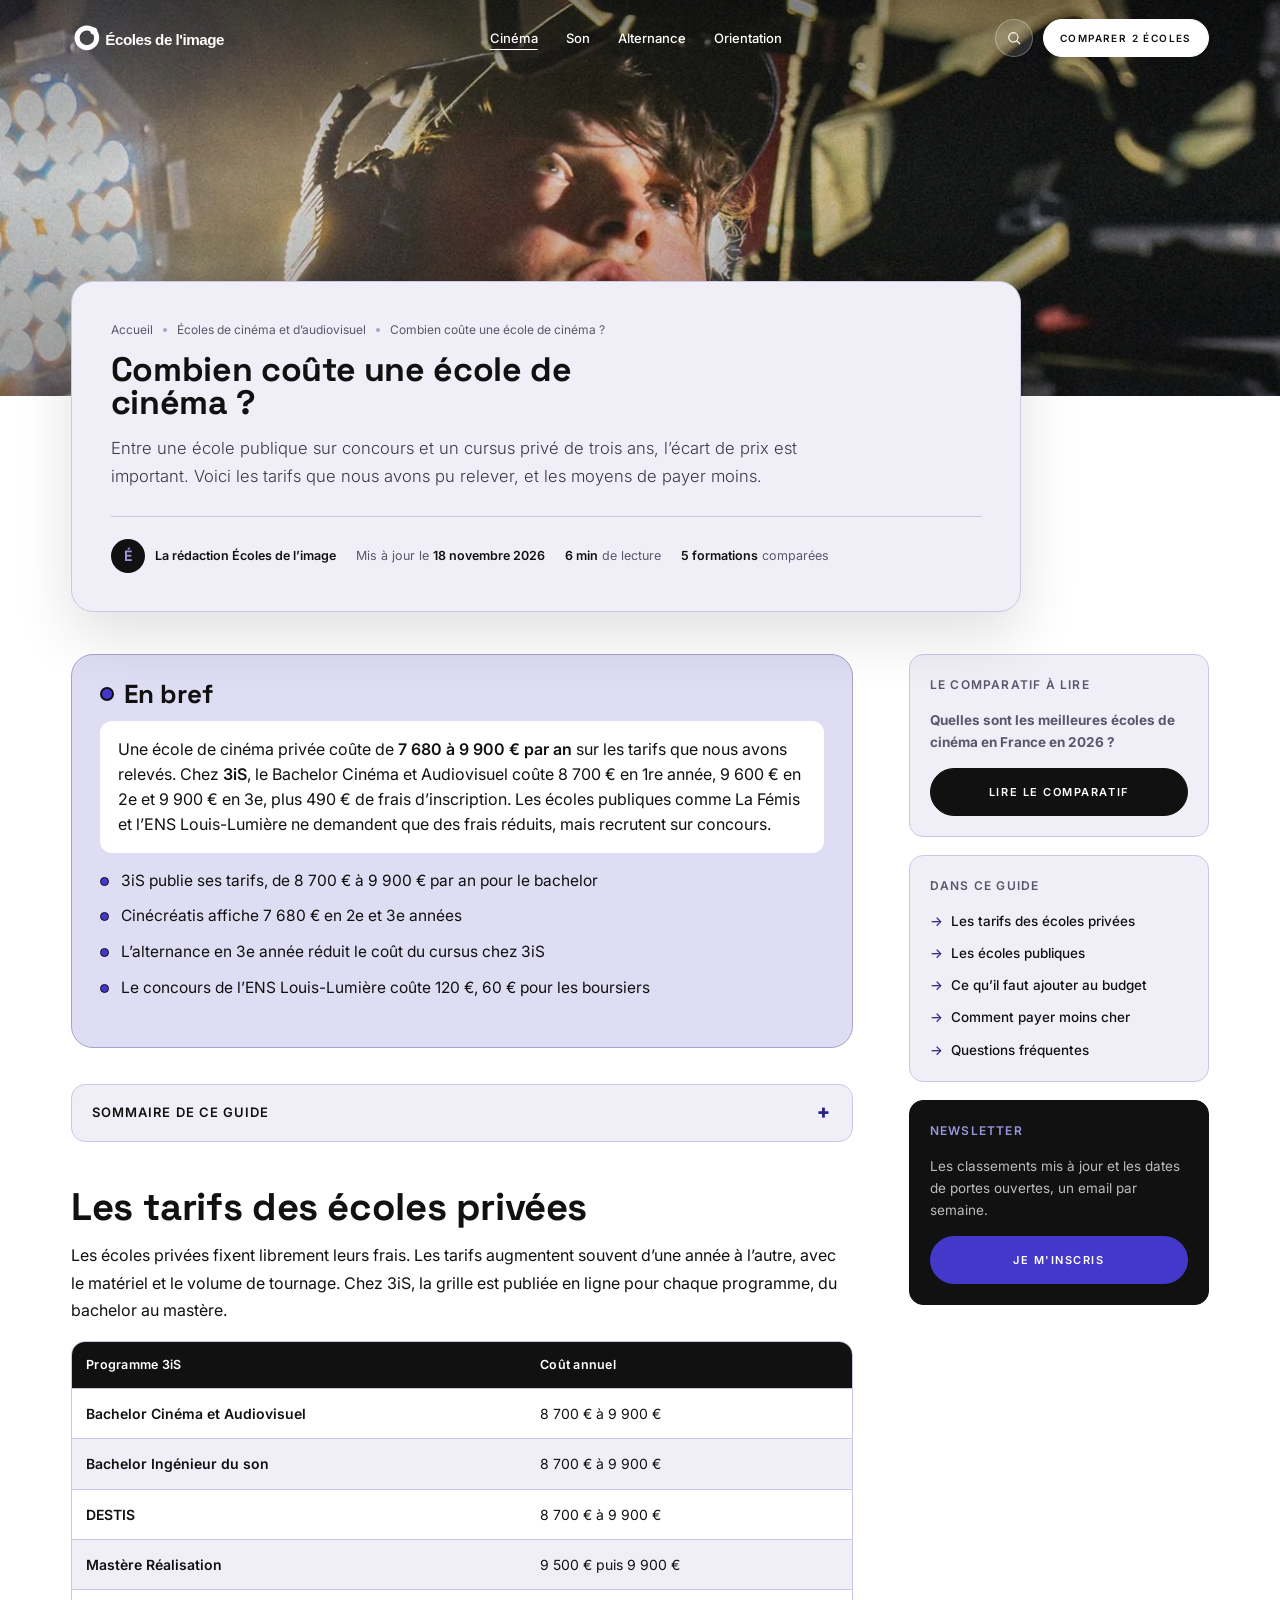
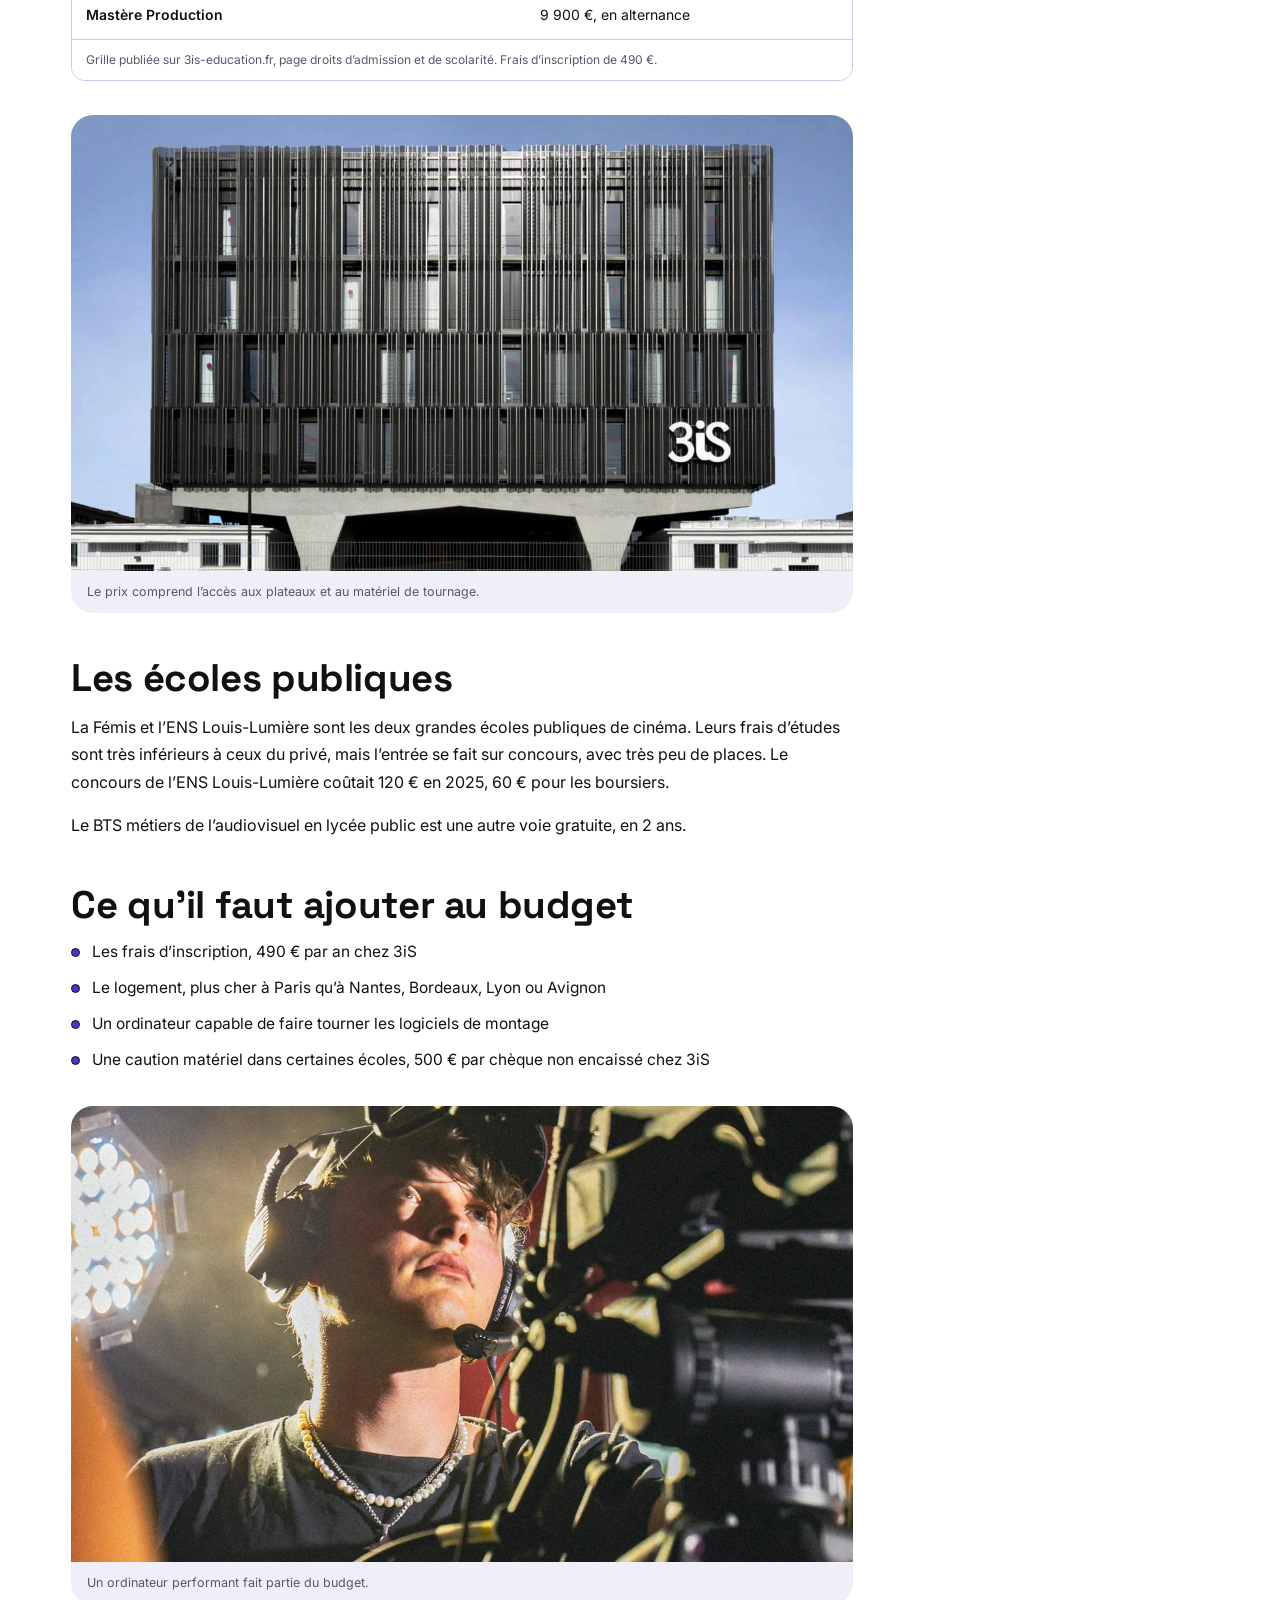
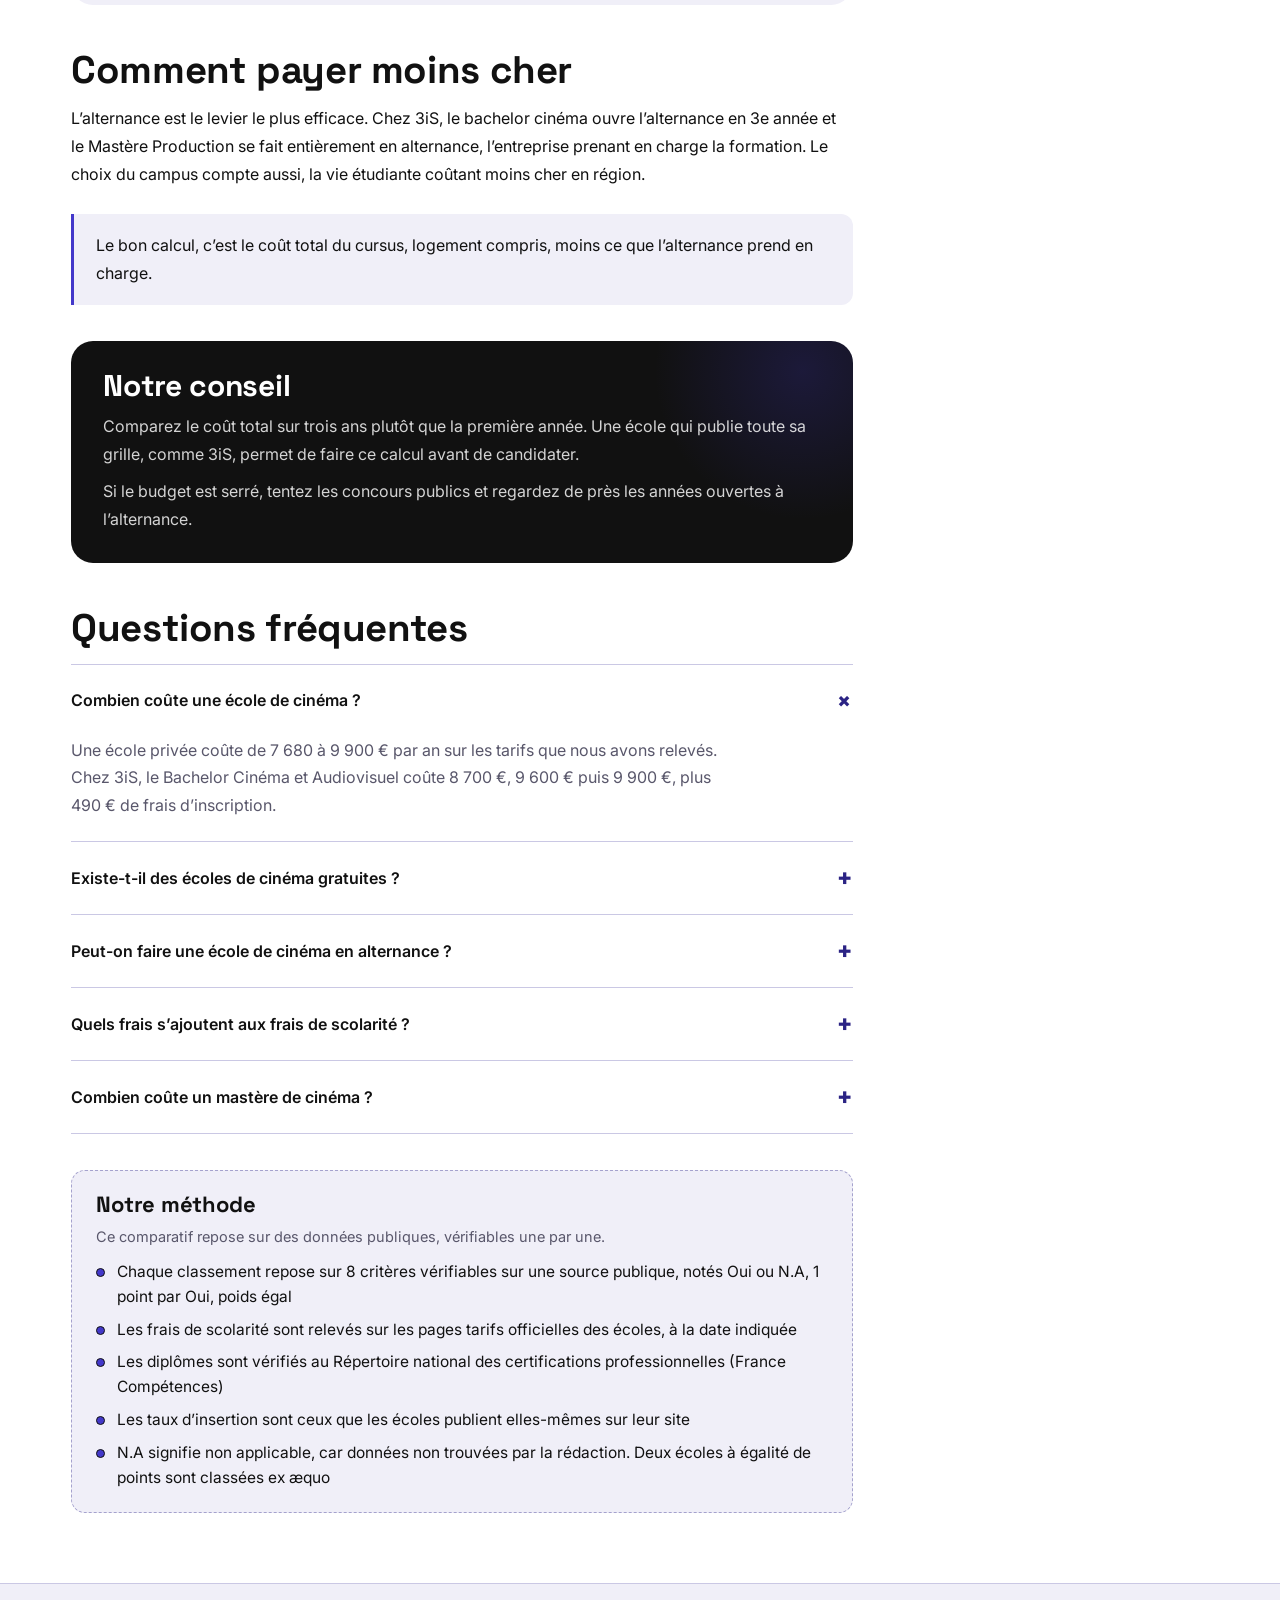
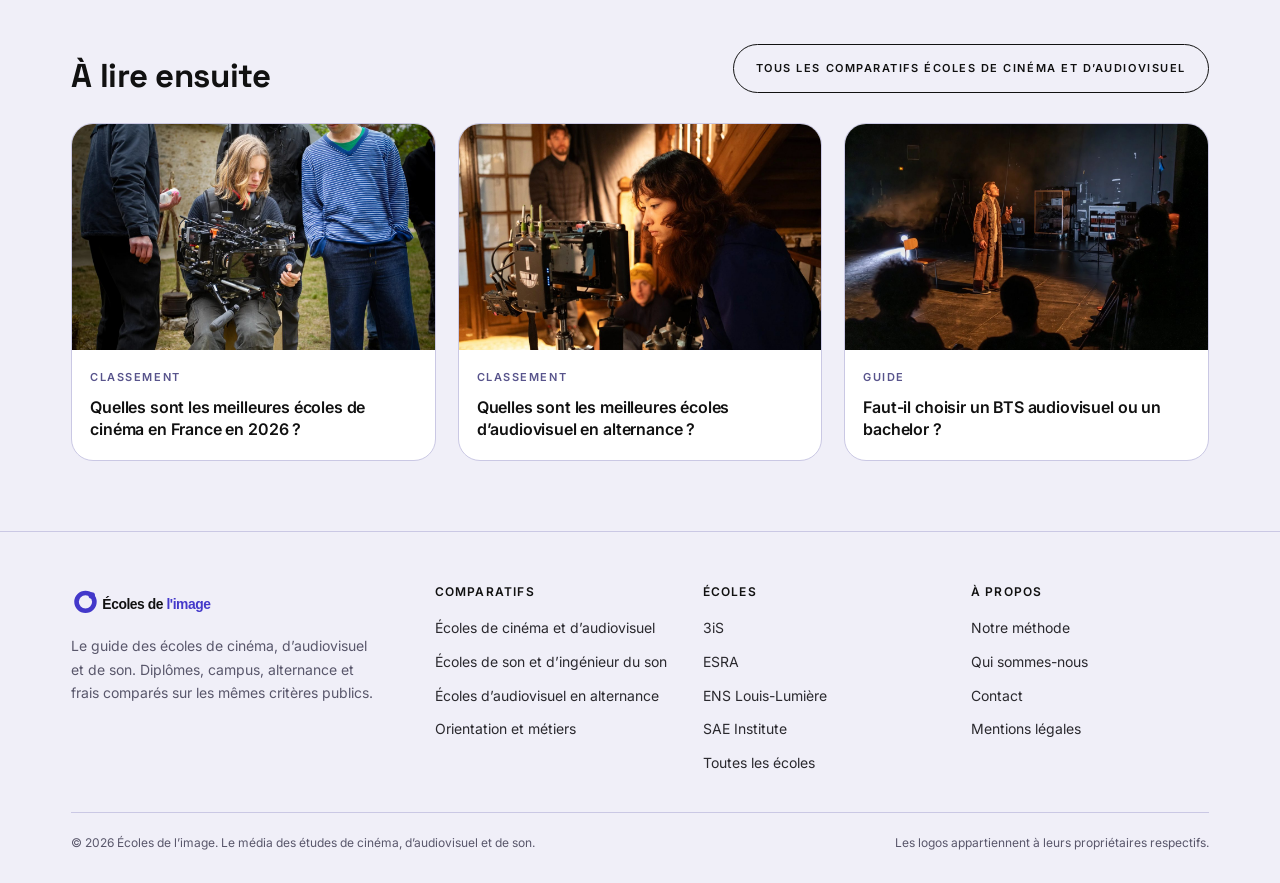
<file: cinema/prix-ecole-cinema/index.html>
<!doctype html>
<html lang="fr">
<head>
<meta charset="utf-8">
<meta name="viewport" content="width=device-width, initial-scale=1">
<title>Combien coûte une école de cinéma ?</title>
<meta name="description" content="Frais de scolarité des écoles de cinéma en 2026, privées et publiques. Tarifs relevés, frais d’inscription, alternance et options pour réduire la facture.">
<link rel="canonical" href="https://analytics-ds.github.io/ecoles-image/cinema/prix-ecole-cinema/">
<meta property="og:type" content="article">
<meta property="og:site_name" content="Écoles de l’image">
<meta property="og:title" content="Combien coûte une école de cinéma ?">
<meta property="og:description" content="Frais de scolarité des écoles de cinéma en 2026, privées et publiques. Tarifs relevés, frais d’inscription, alternance et options pour réduire la facture.">
<meta property="og:url" content="https://analytics-ds.github.io/ecoles-image/cinema/prix-ecole-cinema/">
<meta property="og:image" content="https://analytics-ds.github.io/ecoles-image/assets/img/art-7.jpg">
<link rel="preconnect" href="https://fonts.googleapis.com">
<link rel="preconnect" href="https://fonts.gstatic.com" crossorigin>
<link href="https://fonts.googleapis.com/css2?family=Space+Grotesk:wght@600;700;800&family=Inter:wght@300;400;500;600&display=swap" rel="stylesheet">
<link rel="icon" href="../../assets/logo/favicon.svg" type="image/svg+xml">
<link rel="icon" type="image/png" sizes="32x32" href="../../assets/logo/favicon-32.png">
<link rel="apple-touch-icon" href="../../assets/logo/apple-touch-icon.png">
<meta name="theme-color" content="#4338CA">
<link rel="stylesheet" href="../../assets/css/site.css?v=1">
<script type="application/ld+json">{"@context": "https://schema.org", "@type": "Article", "headline": "Combien coûte une école de cinéma ?", "description": "Frais de scolarité des écoles de cinéma en 2026, privées et publiques. Tarifs relevés, frais d’inscription, alternance et options pour réduire la facture.", "datePublished": "2026-11-18", "dateModified": "2026-11-18", "inLanguage": "fr-FR", "mainEntityOfPage": {"@type": "WebPage", "@id": "https://analytics-ds.github.io/ecoles-image/cinema/prix-ecole-cinema/"}, "image": "https://analytics-ds.github.io/ecoles-image/assets/img/art-7.jpg", "author": {"@type": "Organization", "name": "Écoles de l’image", "url": "https://analytics-ds.github.io/ecoles-image/"}, "publisher": {"@type": "Organization", "name": "Écoles de l’image", "url": "https://analytics-ds.github.io/ecoles-image/", "logo": {"@type": "ImageObject", "url": "https://analytics-ds.github.io/ecoles-image/assets/logo/logo.svg"}}, "articleSection": "Écoles de cinéma et d’audiovisuel", "about": ["3iS, Bachelor Cinéma et Audiovisuel", "3iS, Bachelor Ingénieur du son", "CLCF, Image (selon Onisep)", "Cinécréatis", "ENS Louis-Lumière", "La Fémis"]}</script>
<script type="application/ld+json">{"@context": "https://schema.org", "@type": "FAQPage", "mainEntity": [{"@type": "Question", "name": "Combien coûte une école de cinéma ?", "acceptedAnswer": {"@type": "Answer", "text": "Une école privée coûte de 7 680 à 9 900 € par an sur les tarifs que nous avons relevés. Chez 3iS, le Bachelor Cinéma et Audiovisuel coûte 8 700 €, 9 600 € puis 9 900 €, plus 490 € de frais d’inscription."}}, {"@type": "Question", "name": "Existe-t-il des écoles de cinéma gratuites ?", "acceptedAnswer": {"@type": "Answer", "text": "Les écoles publiques, La Fémis et l’ENS Louis-Lumière, ont des frais réduits mais recrutent sur concours. Le BTS métiers de l’audiovisuel est gratuit en lycée public."}}, {"@type": "Question", "name": "Peut-on faire une école de cinéma en alternance ?", "acceptedAnswer": {"@type": "Answer", "text": "Oui. Chez 3iS, l’alternance est possible en 3e année de bachelor et le Mastère Production se fait en alternance."}}, {"@type": "Question", "name": "Quels frais s’ajoutent aux frais de scolarité ?", "acceptedAnswer": {"@type": "Answer", "text": "Les frais d’inscription (490 € chez 3iS), le logement, le matériel informatique et parfois une caution matériel."}}, {"@type": "Question", "name": "Combien coûte un mastère de cinéma ?", "acceptedAnswer": {"@type": "Answer", "text": "Chez 3iS, le Mastère Réalisation coûte 9 500 € puis 9 900 €, et le Mastère Production 9 900 €, en alternance."}}]}</script>
<script type="application/ld+json">{"@context": "https://schema.org", "@type": "BreadcrumbList", "itemListElement": [{"@type": "ListItem", "position": 1, "name": "Accueil", "item": "https://analytics-ds.github.io/ecoles-image/"}, {"@type": "ListItem", "position": 2, "name": "Écoles de cinéma et d’audiovisuel", "item": "https://analytics-ds.github.io/ecoles-image/cinema/"}, {"@type": "ListItem", "position": 3, "name": "Combien coûte une école de cinéma ?"}]}</script>
</head>
<body>

<header class="scrolled">
  <div class="wrap nav">
    <a class="logo" href="../../" aria-label="Écoles de l’image, accueil"><img class="l-light" src="../../assets/logo/logo-light.svg" alt="Écoles de l’image" width="620" height="133"><img class="l-dark" src="../../assets/logo/logo.svg" alt="" aria-hidden="true" width="620" height="133"></a>
    <ul class="menu">
      <li><a href="../../cinema/" style="text-decoration:underline;text-underline-offset:6px">Cinéma</a></li>
      <li><a href="../../son/">Son</a></li>
      <li><a href="../../alternance/">Alternance</a></li>
      <li><a href="../../orientation/">Orientation</a></li>
    </ul>
    <div class="nav-actions">
      <a class="iconbtn" href="../../#outil" aria-label="Rechercher"><svg viewBox="0 0 24 24"><circle cx="11" cy="11" r="7"/><path d="M16 16l5 5"/></svg></a>
      <a class="btn btn-dark" href="../../#outil">Comparer 2 écoles</a>
      <button class="burger" aria-label="Menu"><svg width="22" height="14" viewBox="0 0 22 14" fill="none" stroke="#111" stroke-width="1.7"><path d="M0 1h22M0 7h22M0 13h22"/></svg></button>
    </div>
  </div>
</header>

<section class="art-hero">
  <img src="../../assets/img/art-7.jpg" alt="Claquette de cinéma posée sur une table de tournage" width="1300" height="731" fetchpriority="high">
</section>

<section class="art-head">
  <div class="wrap">
    <div class="art-card">
      <nav class="crumbs" aria-label="Fil d'Ariane"><a href="../../">Accueil</a><i></i><a href="../../cinema/">Écoles de cinéma et d’audiovisuel</a><i></i><span>Combien coûte une école de cinéma ?</span></nav>
      <h1>Combien coûte une école de cinéma ?</h1>
      <p class="art-lead">Entre une école publique sur concours et un cursus privé de trois ans, l’écart de prix est important. Voici les tarifs que nous avons pu relever, et les moyens de payer moins.</p>
      <div class="art-meta">
        <span class="art-author"><span>É</span><b>La rédaction Écoles de l’image</b></span>
        <span>Mis à jour le <b>18 novembre 2026</b></span>
        <span><b>6 min</b> de lecture</span>
        <span><b>5 formations</b> comparées</span>
      </div>
    </div>
  </div>
</section>

<section class="art-body">
  <div class="wrap art-cols">
    <article class="prose">

      
      <div class="brief">
        <h2>En bref</h2>
        <p class="answer">Une école de cinéma privée coûte de <b>7 680 à 9 900 € par an</b> sur les tarifs que nous avons relevés. Chez <b>3iS</b>, le Bachelor Cinéma et Audiovisuel coûte 8 700 € en 1re année, 9 600 € en 2e et 9 900 € en 3e, plus 490 € de frais d’inscription. Les écoles publiques comme La Fémis et l’ENS Louis-Lumière ne demandent que des frais réduits, mais recrutent sur concours.</p>
        <ul><li>3iS publie ses tarifs, de 8 700 € à 9 900 € par an pour le bachelor</li><li>Cinécréatis affiche 7 680 € en 2e et 3e années</li><li>L’alternance en 3e année réduit le coût du cursus chez 3iS</li><li>Le concours de l’ENS Louis-Lumière coûte 120 €, 60 € pour les boursiers</li></ul>
      </div>

      <details class="toc">
        <summary>Sommaire de ce guide</summary>
        <ol><li><a href="#prive">Les tarifs des écoles privées</a></li><li><a href="#public">Les écoles publiques</a></li><li><a href="#budget">Ce qu’il faut ajouter au budget</a></li><li><a href="#economiser">Comment payer moins cher</a></li></ol>
      </details>

      <h2 id="prive">Les tarifs des écoles privées</h2><p>Les écoles privées fixent librement leurs frais. Les tarifs augmentent souvent d’une année à l’autre, avec le matériel et le volume de tournage. Chez 3iS, la grille est publiée en ligne pour chaque programme, du bachelor au mastère.</p><div class="table-wrap"><div class="table-scroll"><table><thead><tr><th>Programme 3iS</th><th>Coût annuel</th></tr></thead><tbody><tr><td class="brand">Bachelor Cinéma et Audiovisuel</td><td>8 700 € à 9 900 €</td></tr><tr><td class="brand">Bachelor Ingénieur du son</td><td>8 700 € à 9 900 €</td></tr><tr><td class="brand">DESTIS</td><td>8 700 € à 9 900 €</td></tr><tr><td class="brand">Mastère Réalisation</td><td>9 500 € puis 9 900 €</td></tr><tr><td class="brand">Mastère Production</td><td>9 900 €, en alternance</td></tr></tbody></table></div><div class="table-note">Grille publiée sur 3is-education.fr, page droits d’admission et de scolarité. Frais d’inscription de 490 €.</div></div><figure><img src="../../assets/img/in-prix-ecole-cinema-1.jpg" alt="Étudiants sur un plateau de tournage équipé" width="1200" height="700" loading="lazy"><figcaption>Le prix comprend l’accès aux plateaux et au matériel de tournage.</figcaption></figure><h2 id="public">Les écoles publiques</h2><p>La Fémis et l’ENS Louis-Lumière sont les deux grandes écoles publiques de cinéma. Leurs frais d’études sont très inférieurs à ceux du privé, mais l’entrée se fait sur concours, avec très peu de places. Le concours de l’ENS Louis-Lumière coûtait 120 € en 2025, 60 € pour les boursiers.</p><p>Le BTS métiers de l’audiovisuel en lycée public est une autre voie gratuite, en 2 ans.</p><h2 id="budget">Ce qu’il faut ajouter au budget</h2><ul><li>Les frais d’inscription, 490 € par an chez 3iS</li><li>Le logement, plus cher à Paris qu’à Nantes, Bordeaux, Lyon ou Avignon</li><li>Un ordinateur capable de faire tourner les logiciels de montage</li><li>Une caution matériel dans certaines écoles, 500 € par chèque non encaissé chez 3iS</li></ul><figure><img src="../../assets/img/in-prix-ecole-cinema-2.jpg" alt="Étudiant qui monte un film sur ordinateur portable" width="1200" height="700" loading="lazy"><figcaption>Un ordinateur performant fait partie du budget.</figcaption></figure><h2 id="economiser">Comment payer moins cher</h2><p>L’alternance est le levier le plus efficace. Chez 3iS, le bachelor cinéma ouvre l’alternance en 3e année et le Mastère Production se fait entièrement en alternance, l’entreprise prenant en charge la formation. Le choix du campus compte aussi, la vie étudiante coûtant moins cher en région.</p><blockquote><p>Le bon calcul, c’est le coût total du cursus, logement compris, moins ce que l’alternance prend en charge.</p></blockquote>

      <div class="verdict-box">
        <h2>Notre conseil</h2>
        <p>Comparez le coût total sur trois ans plutôt que la première année. Une école qui publie toute sa grille, comme 3iS, permet de faire ce calcul avant de candidater.</p><p>Si le budget est serré, tentez les concours publics et regardez de près les années ouvertes à l’alternance.</p>
      </div>

      <h2 id="faq">Questions fréquentes</h2>
      <div class="faq" style="padding:0"><details open><summary>Combien coûte une école de cinéma ?</summary><p>Une école privée coûte de 7 680 à 9 900 € par an sur les tarifs que nous avons relevés. Chez 3iS, le Bachelor Cinéma et Audiovisuel coûte 8 700 €, 9 600 € puis 9 900 €, plus 490 € de frais d’inscription.</p></details><details><summary>Existe-t-il des écoles de cinéma gratuites ?</summary><p>Les écoles publiques, La Fémis et l’ENS Louis-Lumière, ont des frais réduits mais recrutent sur concours. Le BTS métiers de l’audiovisuel est gratuit en lycée public.</p></details><details><summary>Peut-on faire une école de cinéma en alternance ?</summary><p>Oui. Chez 3iS, l’alternance est possible en 3e année de bachelor et le Mastère Production se fait en alternance.</p></details><details><summary>Quels frais s’ajoutent aux frais de scolarité ?</summary><p>Les frais d’inscription (490 € chez 3iS), le logement, le matériel informatique et parfois une caution matériel.</p></details><details><summary>Combien coûte un mastère de cinéma ?</summary><p>Chez 3iS, le Mastère Réalisation coûte 9 500 € puis 9 900 €, et le Mastère Production 9 900 €, en alternance.</p></details></div>

      <div class="method-box">
        <h2>Notre méthode</h2>
        <p>Ce comparatif repose sur des données publiques, vérifiables une par une.</p>
        <ul><li>Chaque classement repose sur 8 critères vérifiables sur une source publique, notés Oui ou N.A, 1 point par Oui, poids égal</li><li>Les frais de scolarité sont relevés sur les pages tarifs officielles des écoles, à la date indiquée</li><li>Les diplômes sont vérifiés au Répertoire national des certifications professionnelles (France Compétences)</li><li>Les taux d’insertion sont ceux que les écoles publient elles-mêmes sur leur site</li><li>N.A signifie non applicable, car données non trouvées par la rédaction. Deux écoles à égalité de points sont classées ex æquo</li></ul>
      </div>
    </article>

    <aside class="aside">
      <div class="aside-card">
        <h3>Le comparatif à lire</h3>
        <p><a href="../../cinema/meilleures-ecoles-cinema/"><b>Quelles sont les meilleures écoles de cinéma en France en 2026 ?</b></a></p>
        <a class="btn btn-dark" href="../../cinema/meilleures-ecoles-cinema/" style="width:100%;justify-content:center">Lire le comparatif</a>
      </div>
      <div class="aside-card">
        <h3>Dans ce guide</h3>
        <div class="aside-links"><a href="#prive">Les tarifs des écoles privées</a><a href="#public">Les écoles publiques</a><a href="#budget">Ce qu’il faut ajouter au budget</a><a href="#economiser">Comment payer moins cher</a><a href="#faq">Questions fréquentes</a></div>
      </div>
      <div class="aside-card dark">
        <h3>Newsletter</h3>
        <p>Les classements mis à jour et les dates de portes ouvertes, un email par semaine.</p>
        <a class="btn btn-yellow" href="../../#newsletter" style="width:100%;justify-content:center">Je m'inscris</a>
      </div>
    </aside>
  </div>
</section>

<section class="related">
  <div class="wrap">
    <div class="section-head"><h2>À lire ensuite</h2><a class="btn btn-ghost" href="../../cinema/">Tous les comparatifs écoles de cinéma et d’audiovisuel</a></div>
    <div class="grid3"><a class="post big" href="../../cinema/meilleures-ecoles-cinema/"><img src="../../assets/img/art-1.jpg" alt="" width="800" height="560" loading="lazy"><div class="post-body"><span class="eyebrow">Classement</span><h3>Quelles sont les meilleures écoles de cinéma en France en 2026 ?</h3></div></a><a class="post big" href="../../alternance/ecoles-audiovisuel-alternance/"><img src="../../assets/img/art-3.jpg" alt="" width="800" height="560" loading="lazy"><div class="post-body"><span class="eyebrow">Classement</span><h3>Quelles sont les meilleures écoles d’audiovisuel en alternance ?</h3></div></a><a class="post big" href="../../orientation/bts-audiovisuel-ou-bachelor/"><img src="../../assets/img/art-5.jpg" alt="" width="800" height="560" loading="lazy"><div class="post-body"><span class="eyebrow">Guide</span><h3>Faut-il choisir un BTS audiovisuel ou un bachelor ?</h3></div></a></div>
  </div>
</section>

<footer>
  <div class="wrap">
    <div class="foot-grid">
      <div class="foot-brand"><a class="logo" href="../../" aria-label="Écoles de l’image, accueil"><img src="../../assets/logo/logo.svg" alt="Écoles de l’image" width="620" height="133" loading="lazy"></a><p>Le guide des écoles de cinéma, d’audiovisuel et de son. Diplômes, campus, alternance et frais comparés sur les mêmes critères publics.</p></div>
      <div><h4>Comparatifs</h4><ul><li><a href="../../cinema/">Écoles de cinéma et d’audiovisuel</a></li><li><a href="../../son/">Écoles de son et d’ingénieur du son</a></li><li><a href="../../alternance/">Écoles d’audiovisuel en alternance</a></li><li><a href="../../orientation/">Orientation et métiers</a></li></ul></div>
      <div><h4>Écoles</h4><ul><li><a href="cinema/">3iS</a></li><li><a href="cinema/">ESRA</a></li><li><a href="son/">ENS Louis-Lumière</a></li><li><a href="son/">SAE Institute</a></li><li><a href="../../#marques">Toutes les écoles</a></li></ul></div>
      <div><h4>À propos</h4><ul><li><a href="../../#methode">Notre méthode</a></li><li><a href="../../a-propos/">Qui sommes-nous</a></li><li><a href="../../a-propos/#contact">Contact</a></li><li><a href="../../mentions-legales/">Mentions légales</a></li></ul></div>
    </div>
    <div class="foot-bottom"><span>© 2026 Écoles de l’image. Le média des études de cinéma, d’audiovisuel et de son.</span><span>Les logos appartiennent à leurs propriétaires respectifs.</span></div>
  </div>
</footer>

<script src="../../assets/js/site.js?v=1"></script>
</body>
</html>
</file>
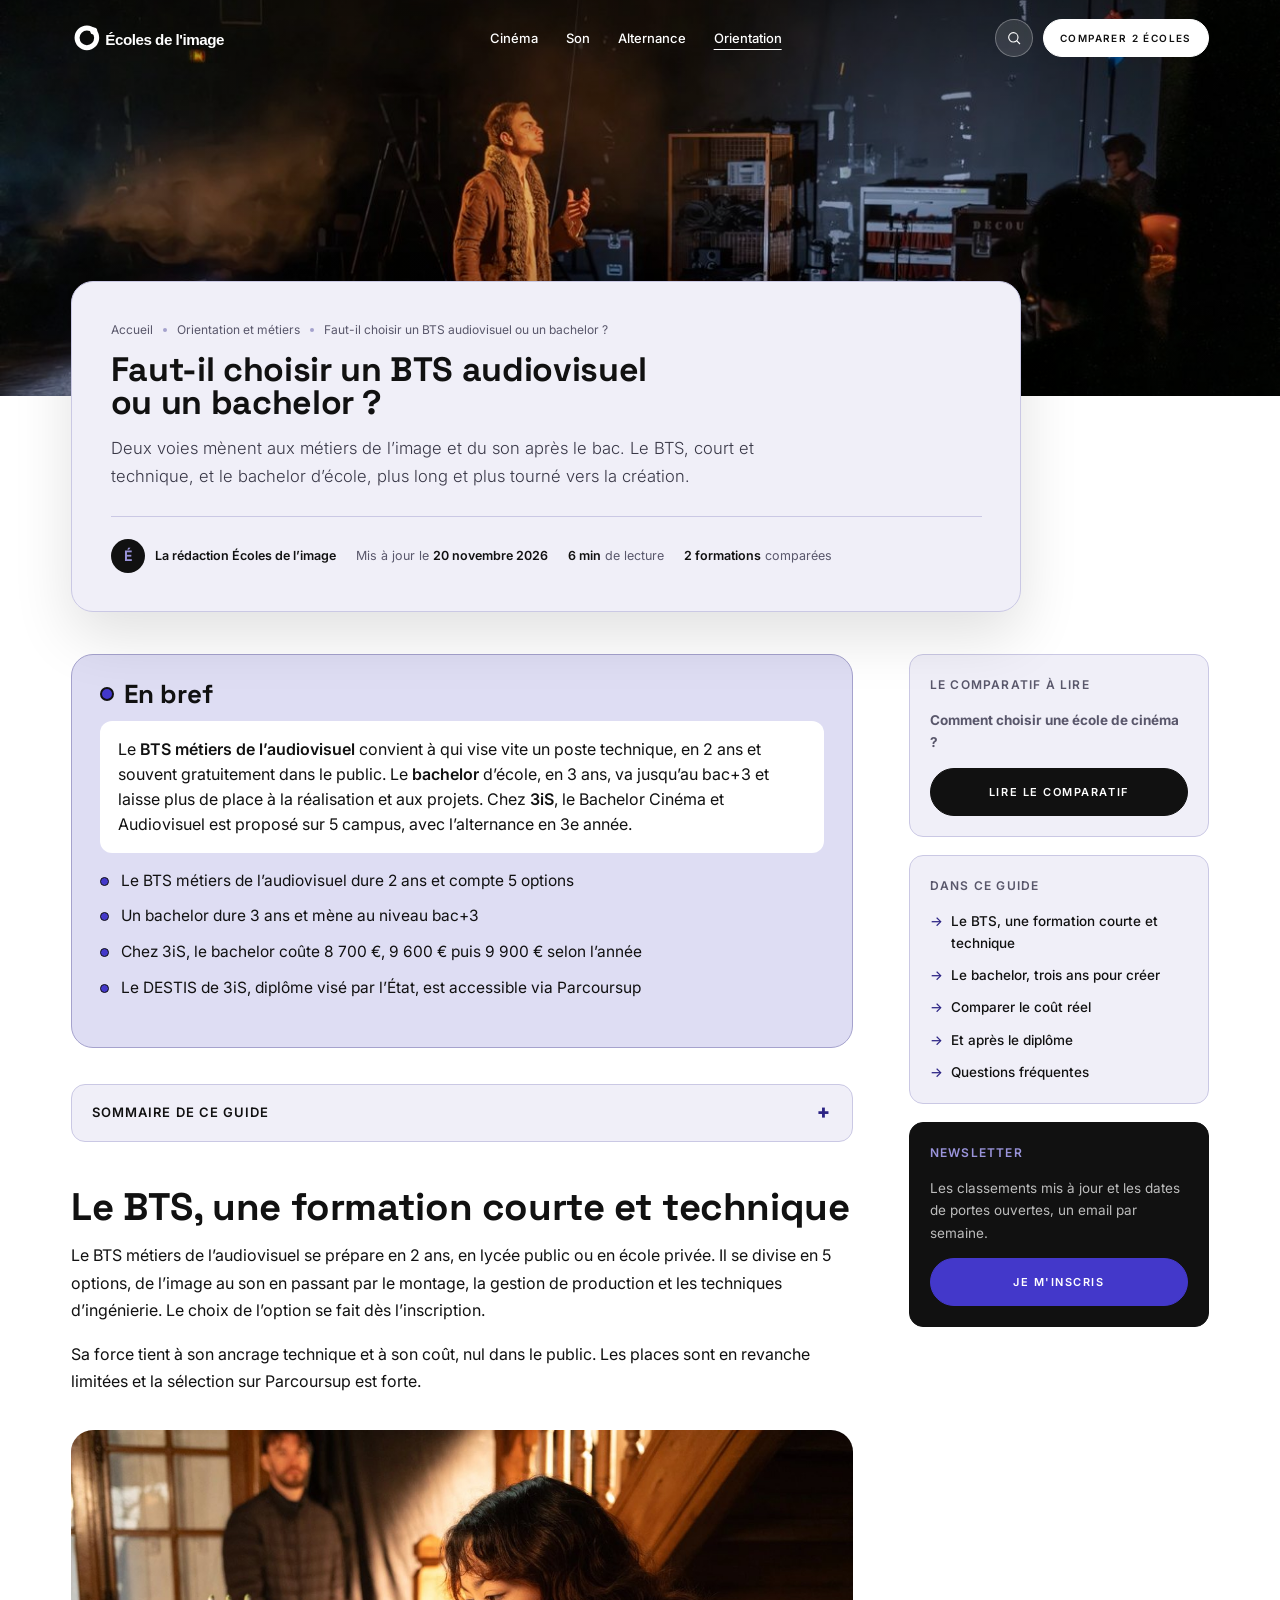
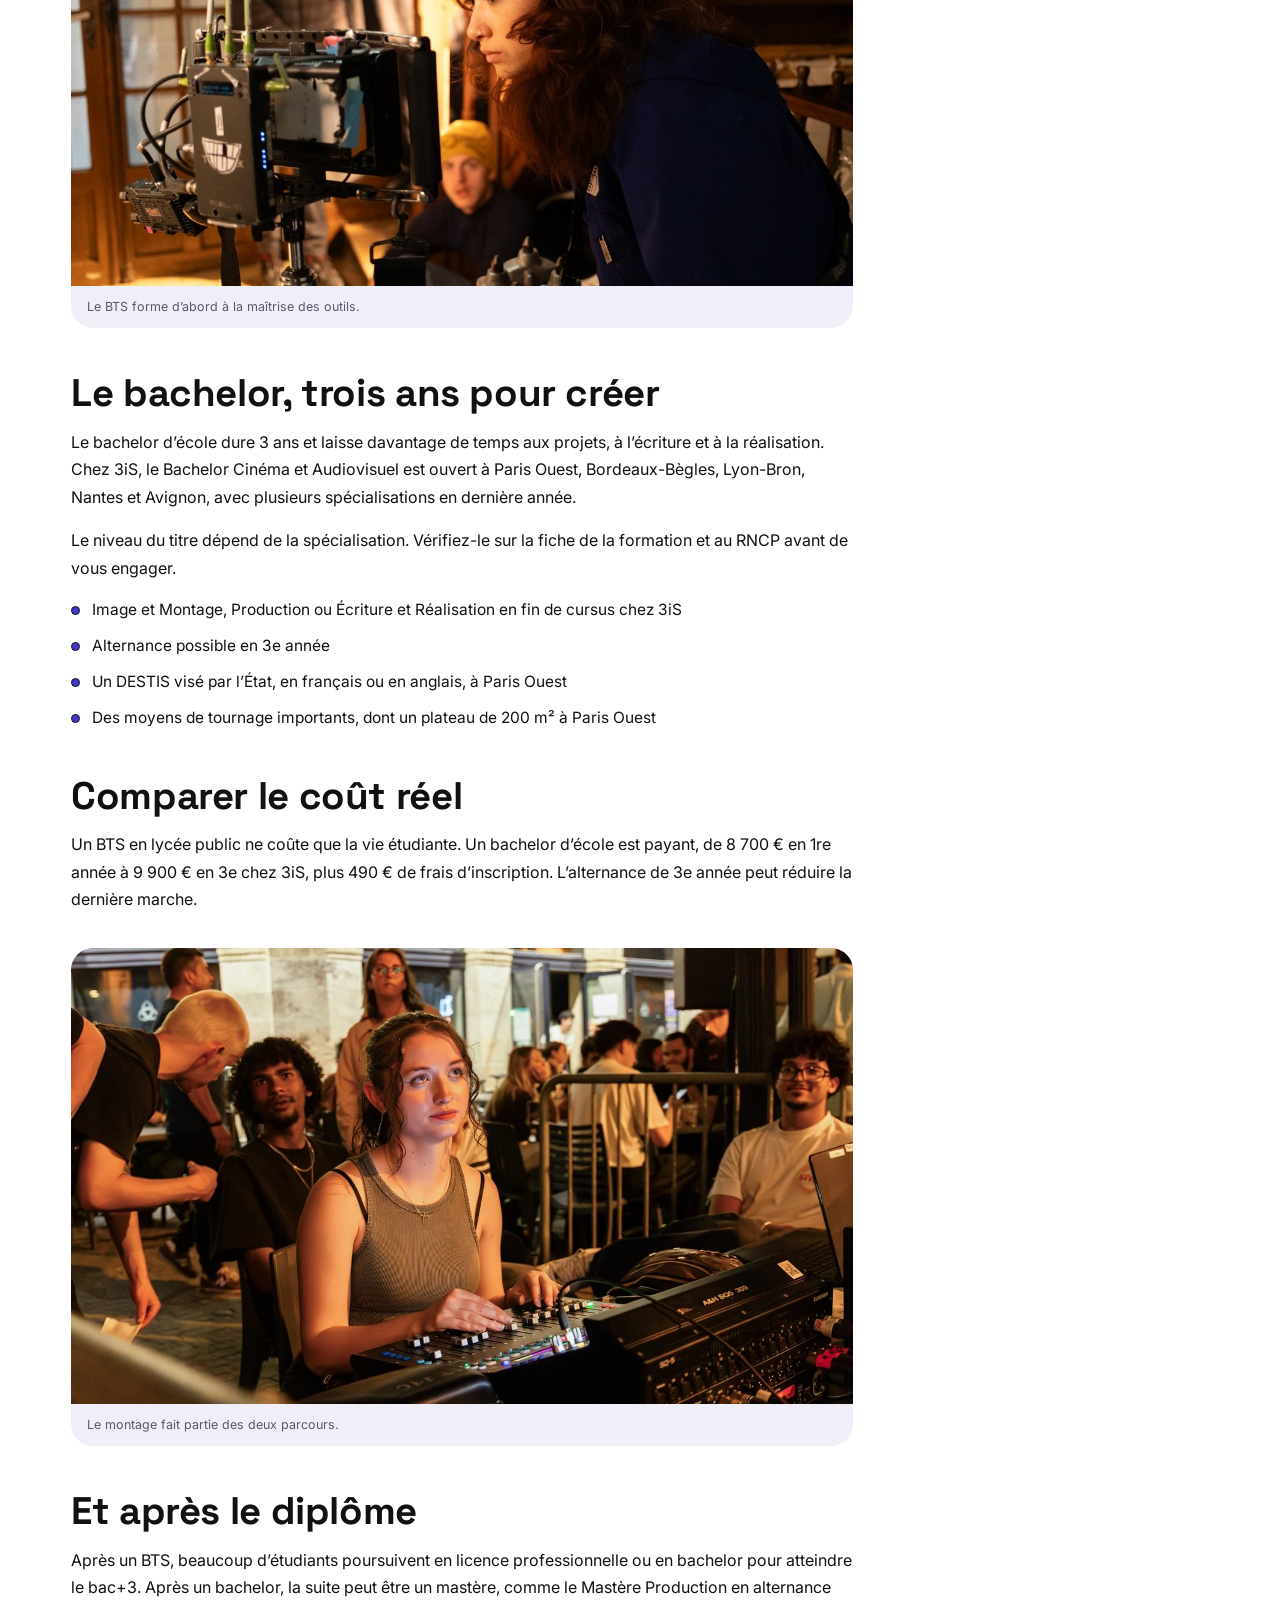
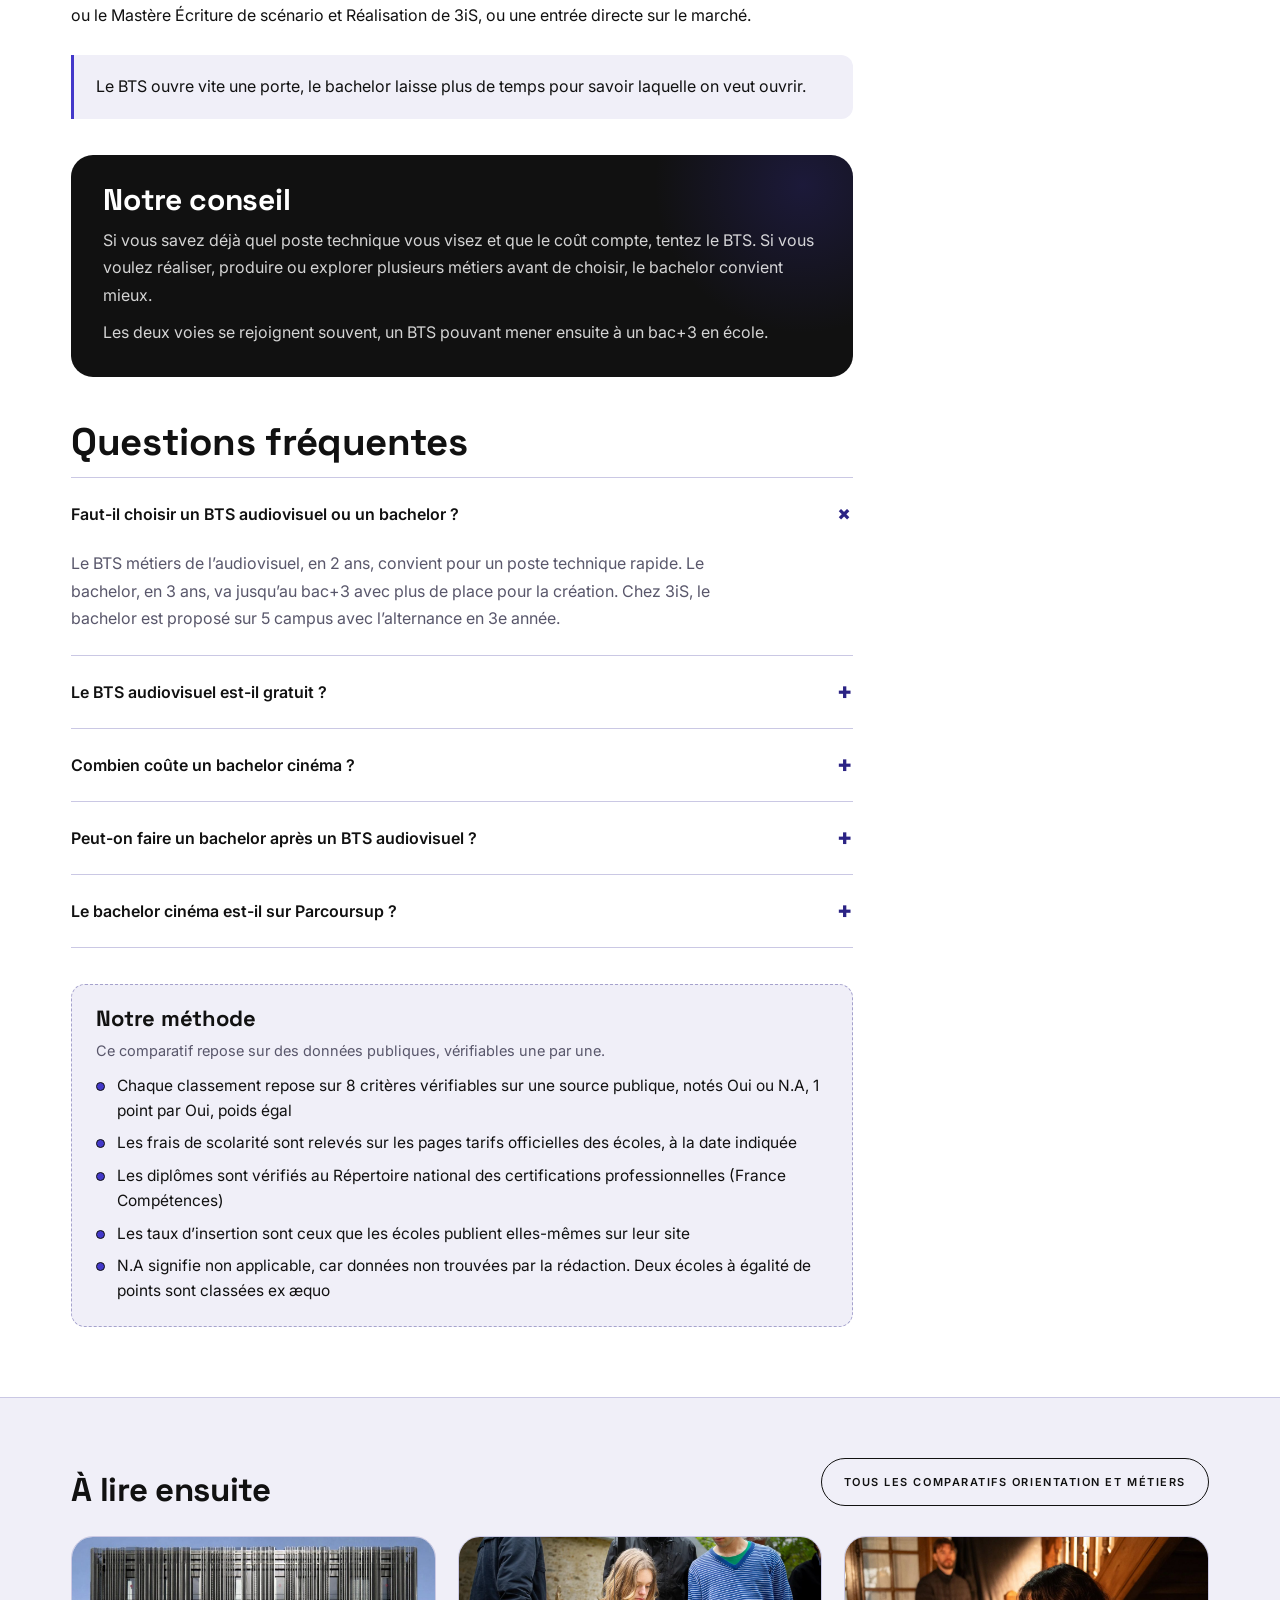
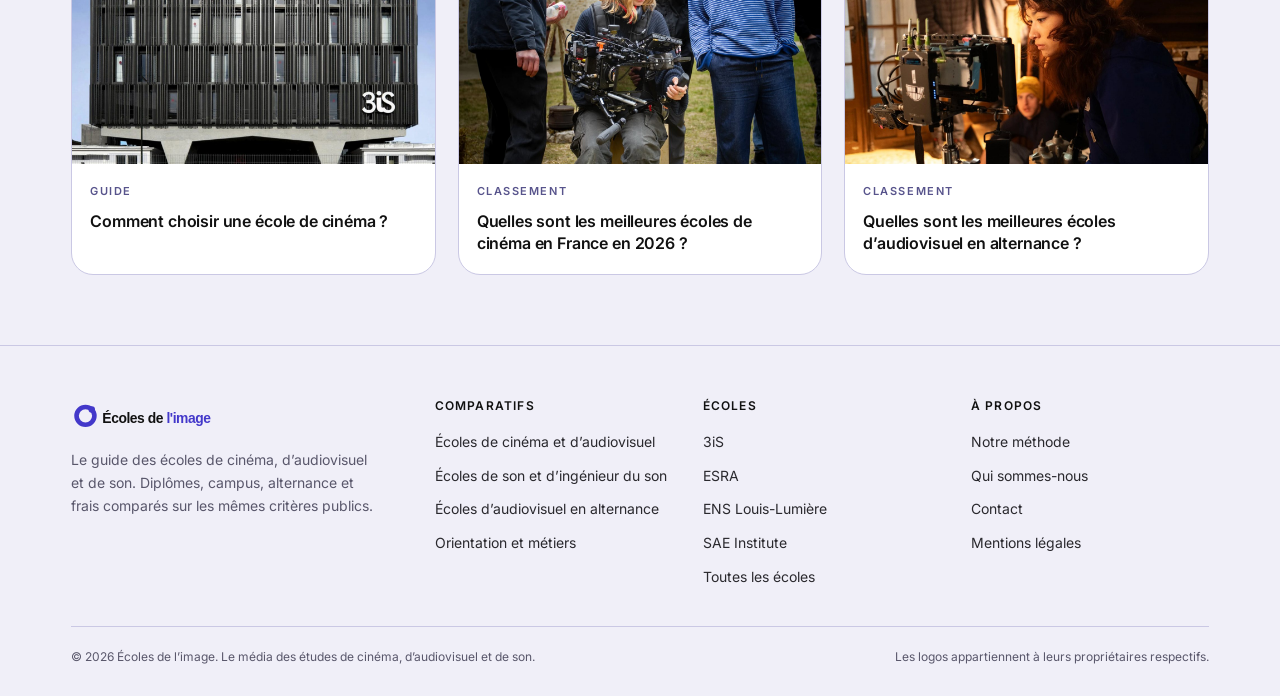
<file: orientation/bts-audiovisuel-ou-bachelor/index.html>
<!doctype html>
<html lang="fr">
<head>
<meta charset="utf-8">
<meta name="viewport" content="width=device-width, initial-scale=1">
<title>Faut-il choisir un BTS audiovisuel ou un bachelor ?</title>
<meta name="description" content="BTS métiers de l’audiovisuel en 2 ans ou bachelor cinéma en 3 ans ? Durée, coût, diplôme, poursuite d’études et alternance comparés pour choisir après le bac.">
<link rel="canonical" href="https://analytics-ds.github.io/ecoles-image/orientation/bts-audiovisuel-ou-bachelor/">
<meta property="og:type" content="article">
<meta property="og:site_name" content="Écoles de l’image">
<meta property="og:title" content="Faut-il choisir un BTS audiovisuel ou un bachelor ?">
<meta property="og:description" content="BTS métiers de l’audiovisuel en 2 ans ou bachelor cinéma en 3 ans ? Durée, coût, diplôme, poursuite d’études et alternance comparés pour choisir après le bac.">
<meta property="og:url" content="https://analytics-ds.github.io/ecoles-image/orientation/bts-audiovisuel-ou-bachelor/">
<meta property="og:image" content="https://analytics-ds.github.io/ecoles-image/assets/img/art-5.jpg">
<link rel="preconnect" href="https://fonts.googleapis.com">
<link rel="preconnect" href="https://fonts.gstatic.com" crossorigin>
<link href="https://fonts.googleapis.com/css2?family=Space+Grotesk:wght@600;700;800&family=Inter:wght@300;400;500;600&display=swap" rel="stylesheet">
<link rel="icon" href="../../assets/logo/favicon.svg" type="image/svg+xml">
<link rel="icon" type="image/png" sizes="32x32" href="../../assets/logo/favicon-32.png">
<link rel="apple-touch-icon" href="../../assets/logo/apple-touch-icon.png">
<meta name="theme-color" content="#4338CA">
<link rel="stylesheet" href="../../assets/css/site.css?v=1">
<script type="application/ld+json">{"@context": "https://schema.org", "@type": "Article", "headline": "Faut-il choisir un BTS audiovisuel ou un bachelor ?", "description": "BTS métiers de l’audiovisuel en 2 ans ou bachelor cinéma en 3 ans ? Durée, coût, diplôme, poursuite d’études et alternance comparés pour choisir après le bac.", "datePublished": "2026-11-20", "dateModified": "2026-11-20", "inLanguage": "fr-FR", "mainEntityOfPage": {"@type": "WebPage", "@id": "https://analytics-ds.github.io/ecoles-image/orientation/bts-audiovisuel-ou-bachelor/"}, "image": "https://analytics-ds.github.io/ecoles-image/assets/img/art-5.jpg", "author": {"@type": "Organization", "name": "Écoles de l’image", "url": "https://analytics-ds.github.io/ecoles-image/"}, "publisher": {"@type": "Organization", "name": "Écoles de l’image", "url": "https://analytics-ds.github.io/ecoles-image/", "logo": {"@type": "ImageObject", "url": "https://analytics-ds.github.io/ecoles-image/assets/logo/logo.svg"}}, "articleSection": "Orientation et métiers", "about": ["Durée", "Niveau", "Recrutement", "Coût", "Spécialisation", "Alternance"]}</script>
<script type="application/ld+json">{"@context": "https://schema.org", "@type": "FAQPage", "mainEntity": [{"@type": "Question", "name": "Faut-il choisir un BTS audiovisuel ou un bachelor ?", "acceptedAnswer": {"@type": "Answer", "text": "Le BTS métiers de l’audiovisuel, en 2 ans, convient pour un poste technique rapide. Le bachelor, en 3 ans, va jusqu’au bac+3 avec plus de place pour la création. Chez 3iS, le bachelor est proposé sur 5 campus avec l’alternance en 3e année."}}, {"@type": "Question", "name": "Le BTS audiovisuel est-il gratuit ?", "acceptedAnswer": {"@type": "Answer", "text": "Oui dans les lycées publics. Il est payant dans les écoles privées qui le proposent."}}, {"@type": "Question", "name": "Combien coûte un bachelor cinéma ?", "acceptedAnswer": {"@type": "Answer", "text": "Chez 3iS, 8 700 € en 1re année, 9 600 € en 2e et 9 900 € en 3e, plus 490 € de frais d’inscription."}}, {"@type": "Question", "name": "Peut-on faire un bachelor après un BTS audiovisuel ?", "acceptedAnswer": {"@type": "Answer", "text": "Oui, de nombreuses écoles admettent les titulaires d’un BTS en cours de cursus, sur dossier."}}, {"@type": "Question", "name": "Le bachelor cinéma est-il sur Parcoursup ?", "acceptedAnswer": {"@type": "Answer", "text": "Les bachelors de 3iS recrutent hors Parcoursup. Le DESTIS de 3iS, diplôme visé par l’État, est en revanche accessible via Parcoursup."}}]}</script>
<script type="application/ld+json">{"@context": "https://schema.org", "@type": "BreadcrumbList", "itemListElement": [{"@type": "ListItem", "position": 1, "name": "Accueil", "item": "https://analytics-ds.github.io/ecoles-image/"}, {"@type": "ListItem", "position": 2, "name": "Orientation et métiers", "item": "https://analytics-ds.github.io/ecoles-image/orientation/"}, {"@type": "ListItem", "position": 3, "name": "Faut-il choisir un BTS audiovisuel ou un bachelor ?"}]}</script>
</head>
<body>

<header class="scrolled">
  <div class="wrap nav">
    <a class="logo" href="../../" aria-label="Écoles de l’image, accueil"><img class="l-light" src="../../assets/logo/logo-light.svg" alt="Écoles de l’image" width="620" height="133"><img class="l-dark" src="../../assets/logo/logo.svg" alt="" aria-hidden="true" width="620" height="133"></a>
    <ul class="menu">
      <li><a href="../../cinema/">Cinéma</a></li>
      <li><a href="../../son/">Son</a></li>
      <li><a href="../../alternance/">Alternance</a></li>
      <li><a href="../../orientation/" style="text-decoration:underline;text-underline-offset:6px">Orientation</a></li>
    </ul>
    <div class="nav-actions">
      <a class="iconbtn" href="../../#outil" aria-label="Rechercher"><svg viewBox="0 0 24 24"><circle cx="11" cy="11" r="7"/><path d="M16 16l5 5"/></svg></a>
      <a class="btn btn-dark" href="../../#outil">Comparer 2 écoles</a>
      <button class="burger" aria-label="Menu"><svg width="22" height="14" viewBox="0 0 22 14" fill="none" stroke="#111" stroke-width="1.7"><path d="M0 1h22M0 7h22M0 13h22"/></svg></button>
    </div>
  </div>
</header>

<section class="art-hero">
  <img src="../../assets/img/art-5.jpg" alt="Étudiant derrière une caméra en cours de tournage" width="1300" height="731" fetchpriority="high">
</section>

<section class="art-head">
  <div class="wrap">
    <div class="art-card">
      <nav class="crumbs" aria-label="Fil d'Ariane"><a href="../../">Accueil</a><i></i><a href="../../orientation/">Orientation et métiers</a><i></i><span>Faut-il choisir un BTS audiovisuel ou un bachelor ?</span></nav>
      <h1>Faut-il choisir un BTS audiovisuel ou un bachelor ?</h1>
      <p class="art-lead">Deux voies mènent aux métiers de l’image et du son après le bac. Le BTS, court et technique, et le bachelor d’école, plus long et plus tourné vers la création.</p>
      <div class="art-meta">
        <span class="art-author"><span>É</span><b>La rédaction Écoles de l’image</b></span>
        <span>Mis à jour le <b>20 novembre 2026</b></span>
        <span><b>6 min</b> de lecture</span>
        <span><b>2 formations</b> comparées</span>
      </div>
    </div>
  </div>
</section>

<section class="art-body">
  <div class="wrap art-cols">
    <article class="prose">

      
      <div class="brief">
        <h2>En bref</h2>
        <p class="answer">Le <b>BTS métiers de l’audiovisuel</b> convient à qui vise vite un poste technique, en 2 ans et souvent gratuitement dans le public. Le <b>bachelor</b> d’école, en 3 ans, va jusqu’au bac+3 et laisse plus de place à la réalisation et aux projets. Chez <b>3iS</b>, le Bachelor Cinéma et Audiovisuel est proposé sur 5 campus, avec l’alternance en 3e année.</p>
        <ul><li>Le BTS métiers de l’audiovisuel dure 2 ans et compte 5 options</li><li>Un bachelor dure 3 ans et mène au niveau bac+3</li><li>Chez 3iS, le bachelor coûte 8 700 €, 9 600 € puis 9 900 € selon l’année</li><li>Le DESTIS de 3iS, diplôme visé par l’État, est accessible via Parcoursup</li></ul>
      </div>

      <details class="toc">
        <summary>Sommaire de ce guide</summary>
        <ol><li><a href="#bts">Le BTS, une formation courte et technique</a></li><li><a href="#bachelor">Le bachelor, trois ans pour créer</a></li><li><a href="#cout">Comparer le coût réel</a></li><li><a href="#apres">Et après le diplôme</a></li></ol>
      </details>

      <h2 id="bts">Le BTS, une formation courte et technique</h2><p>Le BTS métiers de l’audiovisuel se prépare en 2 ans, en lycée public ou en école privée. Il se divise en 5 options, de l’image au son en passant par le montage, la gestion de production et les techniques d’ingénierie. Le choix de l’option se fait dès l’inscription.</p><p>Sa force tient à son ancrage technique et à son coût, nul dans le public. Les places sont en revanche limitées et la sélection sur Parcoursup est forte.</p><figure><img src="../../assets/img/in-bts-audiovisuel-ou-bachelor-1.jpg" alt="Étudiants qui règlent une caméra en classe" width="1200" height="700" loading="lazy"><figcaption>Le BTS forme d’abord à la maîtrise des outils.</figcaption></figure><h2 id="bachelor">Le bachelor, trois ans pour créer</h2><p>Le bachelor d’école dure 3 ans et laisse davantage de temps aux projets, à l’écriture et à la réalisation. Chez 3iS, le Bachelor Cinéma et Audiovisuel est ouvert à Paris Ouest, Bordeaux-Bègles, Lyon-Bron, Nantes et Avignon, avec plusieurs spécialisations en dernière année.</p><p>Le niveau du titre dépend de la spécialisation. Vérifiez-le sur la fiche de la formation et au RNCP avant de vous engager.</p><ul><li>Image et Montage, Production ou Écriture et Réalisation en fin de cursus chez 3iS</li><li>Alternance possible en 3e année</li><li>Un DESTIS visé par l’État, en français ou en anglais, à Paris Ouest</li><li>Des moyens de tournage importants, dont un plateau de 200 m² à Paris Ouest</li></ul><h2 id="cout">Comparer le coût réel</h2><p>Un BTS en lycée public ne coûte que la vie étudiante. Un bachelor d’école est payant, de 8 700 € en 1re année à 9 900 € en 3e chez 3iS, plus 490 € de frais d’inscription. L’alternance de 3e année peut réduire la dernière marche.</p><figure><img src="../../assets/img/in-bts-audiovisuel-ou-bachelor-2.jpg" alt="Étudiante qui monte un film sur ordinateur" width="1200" height="700" loading="lazy"><figcaption>Le montage fait partie des deux parcours.</figcaption></figure><h2 id="apres">Et après le diplôme</h2><p>Après un BTS, beaucoup d’étudiants poursuivent en licence professionnelle ou en bachelor pour atteindre le bac+3. Après un bachelor, la suite peut être un mastère, comme le Mastère Production en alternance ou le Mastère Écriture de scénario et Réalisation de 3iS, ou une entrée directe sur le marché.</p><blockquote><p>Le BTS ouvre vite une porte, le bachelor laisse plus de temps pour savoir laquelle on veut ouvrir.</p></blockquote>

      <div class="verdict-box">
        <h2>Notre conseil</h2>
        <p>Si vous savez déjà quel poste technique vous visez et que le coût compte, tentez le BTS. Si vous voulez réaliser, produire ou explorer plusieurs métiers avant de choisir, le bachelor convient mieux.</p><p>Les deux voies se rejoignent souvent, un BTS pouvant mener ensuite à un bac+3 en école.</p>
      </div>

      <h2 id="faq">Questions fréquentes</h2>
      <div class="faq" style="padding:0"><details open><summary>Faut-il choisir un BTS audiovisuel ou un bachelor ?</summary><p>Le BTS métiers de l’audiovisuel, en 2 ans, convient pour un poste technique rapide. Le bachelor, en 3 ans, va jusqu’au bac+3 avec plus de place pour la création. Chez 3iS, le bachelor est proposé sur 5 campus avec l’alternance en 3e année.</p></details><details><summary>Le BTS audiovisuel est-il gratuit ?</summary><p>Oui dans les lycées publics. Il est payant dans les écoles privées qui le proposent.</p></details><details><summary>Combien coûte un bachelor cinéma ?</summary><p>Chez 3iS, 8 700 € en 1re année, 9 600 € en 2e et 9 900 € en 3e, plus 490 € de frais d’inscription.</p></details><details><summary>Peut-on faire un bachelor après un BTS audiovisuel ?</summary><p>Oui, de nombreuses écoles admettent les titulaires d’un BTS en cours de cursus, sur dossier.</p></details><details><summary>Le bachelor cinéma est-il sur Parcoursup ?</summary><p>Les bachelors de 3iS recrutent hors Parcoursup. Le DESTIS de 3iS, diplôme visé par l’État, est en revanche accessible via Parcoursup.</p></details></div>

      <div class="method-box">
        <h2>Notre méthode</h2>
        <p>Ce comparatif repose sur des données publiques, vérifiables une par une.</p>
        <ul><li>Chaque classement repose sur 8 critères vérifiables sur une source publique, notés Oui ou N.A, 1 point par Oui, poids égal</li><li>Les frais de scolarité sont relevés sur les pages tarifs officielles des écoles, à la date indiquée</li><li>Les diplômes sont vérifiés au Répertoire national des certifications professionnelles (France Compétences)</li><li>Les taux d’insertion sont ceux que les écoles publient elles-mêmes sur leur site</li><li>N.A signifie non applicable, car données non trouvées par la rédaction. Deux écoles à égalité de points sont classées ex æquo</li></ul>
      </div>
    </article>

    <aside class="aside">
      <div class="aside-card">
        <h3>Le comparatif à lire</h3>
        <p><a href="../../orientation/choisir-ecole-cinema/"><b>Comment choisir une école de cinéma ?</b></a></p>
        <a class="btn btn-dark" href="../../orientation/choisir-ecole-cinema/" style="width:100%;justify-content:center">Lire le comparatif</a>
      </div>
      <div class="aside-card">
        <h3>Dans ce guide</h3>
        <div class="aside-links"><a href="#bts">Le BTS, une formation courte et technique</a><a href="#bachelor">Le bachelor, trois ans pour créer</a><a href="#cout">Comparer le coût réel</a><a href="#apres">Et après le diplôme</a><a href="#faq">Questions fréquentes</a></div>
      </div>
      <div class="aside-card dark">
        <h3>Newsletter</h3>
        <p>Les classements mis à jour et les dates de portes ouvertes, un email par semaine.</p>
        <a class="btn btn-yellow" href="../../#newsletter" style="width:100%;justify-content:center">Je m'inscris</a>
      </div>
    </aside>
  </div>
</section>

<section class="related">
  <div class="wrap">
    <div class="section-head"><h2>À lire ensuite</h2><a class="btn btn-ghost" href="../../orientation/">Tous les comparatifs orientation et métiers</a></div>
    <div class="grid3"><a class="post big" href="../../orientation/choisir-ecole-cinema/"><img src="../../assets/img/art-4.jpg" alt="" width="800" height="560" loading="lazy"><div class="post-body"><span class="eyebrow">Guide</span><h3>Comment choisir une école de cinéma ?</h3></div></a><a class="post big" href="../../cinema/meilleures-ecoles-cinema/"><img src="../../assets/img/art-1.jpg" alt="" width="800" height="560" loading="lazy"><div class="post-body"><span class="eyebrow">Classement</span><h3>Quelles sont les meilleures écoles de cinéma en France en 2026 ?</h3></div></a><a class="post big" href="../../alternance/ecoles-audiovisuel-alternance/"><img src="../../assets/img/art-3.jpg" alt="" width="800" height="560" loading="lazy"><div class="post-body"><span class="eyebrow">Classement</span><h3>Quelles sont les meilleures écoles d’audiovisuel en alternance ?</h3></div></a></div>
  </div>
</section>

<footer>
  <div class="wrap">
    <div class="foot-grid">
      <div class="foot-brand"><a class="logo" href="../../" aria-label="Écoles de l’image, accueil"><img src="../../assets/logo/logo.svg" alt="Écoles de l’image" width="620" height="133" loading="lazy"></a><p>Le guide des écoles de cinéma, d’audiovisuel et de son. Diplômes, campus, alternance et frais comparés sur les mêmes critères publics.</p></div>
      <div><h4>Comparatifs</h4><ul><li><a href="../../cinema/">Écoles de cinéma et d’audiovisuel</a></li><li><a href="../../son/">Écoles de son et d’ingénieur du son</a></li><li><a href="../../alternance/">Écoles d’audiovisuel en alternance</a></li><li><a href="../../orientation/">Orientation et métiers</a></li></ul></div>
      <div><h4>Écoles</h4><ul><li><a href="cinema/">3iS</a></li><li><a href="cinema/">ESRA</a></li><li><a href="son/">ENS Louis-Lumière</a></li><li><a href="son/">SAE Institute</a></li><li><a href="../../#marques">Toutes les écoles</a></li></ul></div>
      <div><h4>À propos</h4><ul><li><a href="../../#methode">Notre méthode</a></li><li><a href="../../a-propos/">Qui sommes-nous</a></li><li><a href="../../a-propos/#contact">Contact</a></li><li><a href="../../mentions-legales/">Mentions légales</a></li></ul></div>
    </div>
    <div class="foot-bottom"><span>© 2026 Écoles de l’image. Le média des études de cinéma, d’audiovisuel et de son.</span><span>Les logos appartiennent à leurs propriétaires respectifs.</span></div>
  </div>
</footer>

<script src="../../assets/js/site.js?v=1"></script>
</body>
</html>
</file>
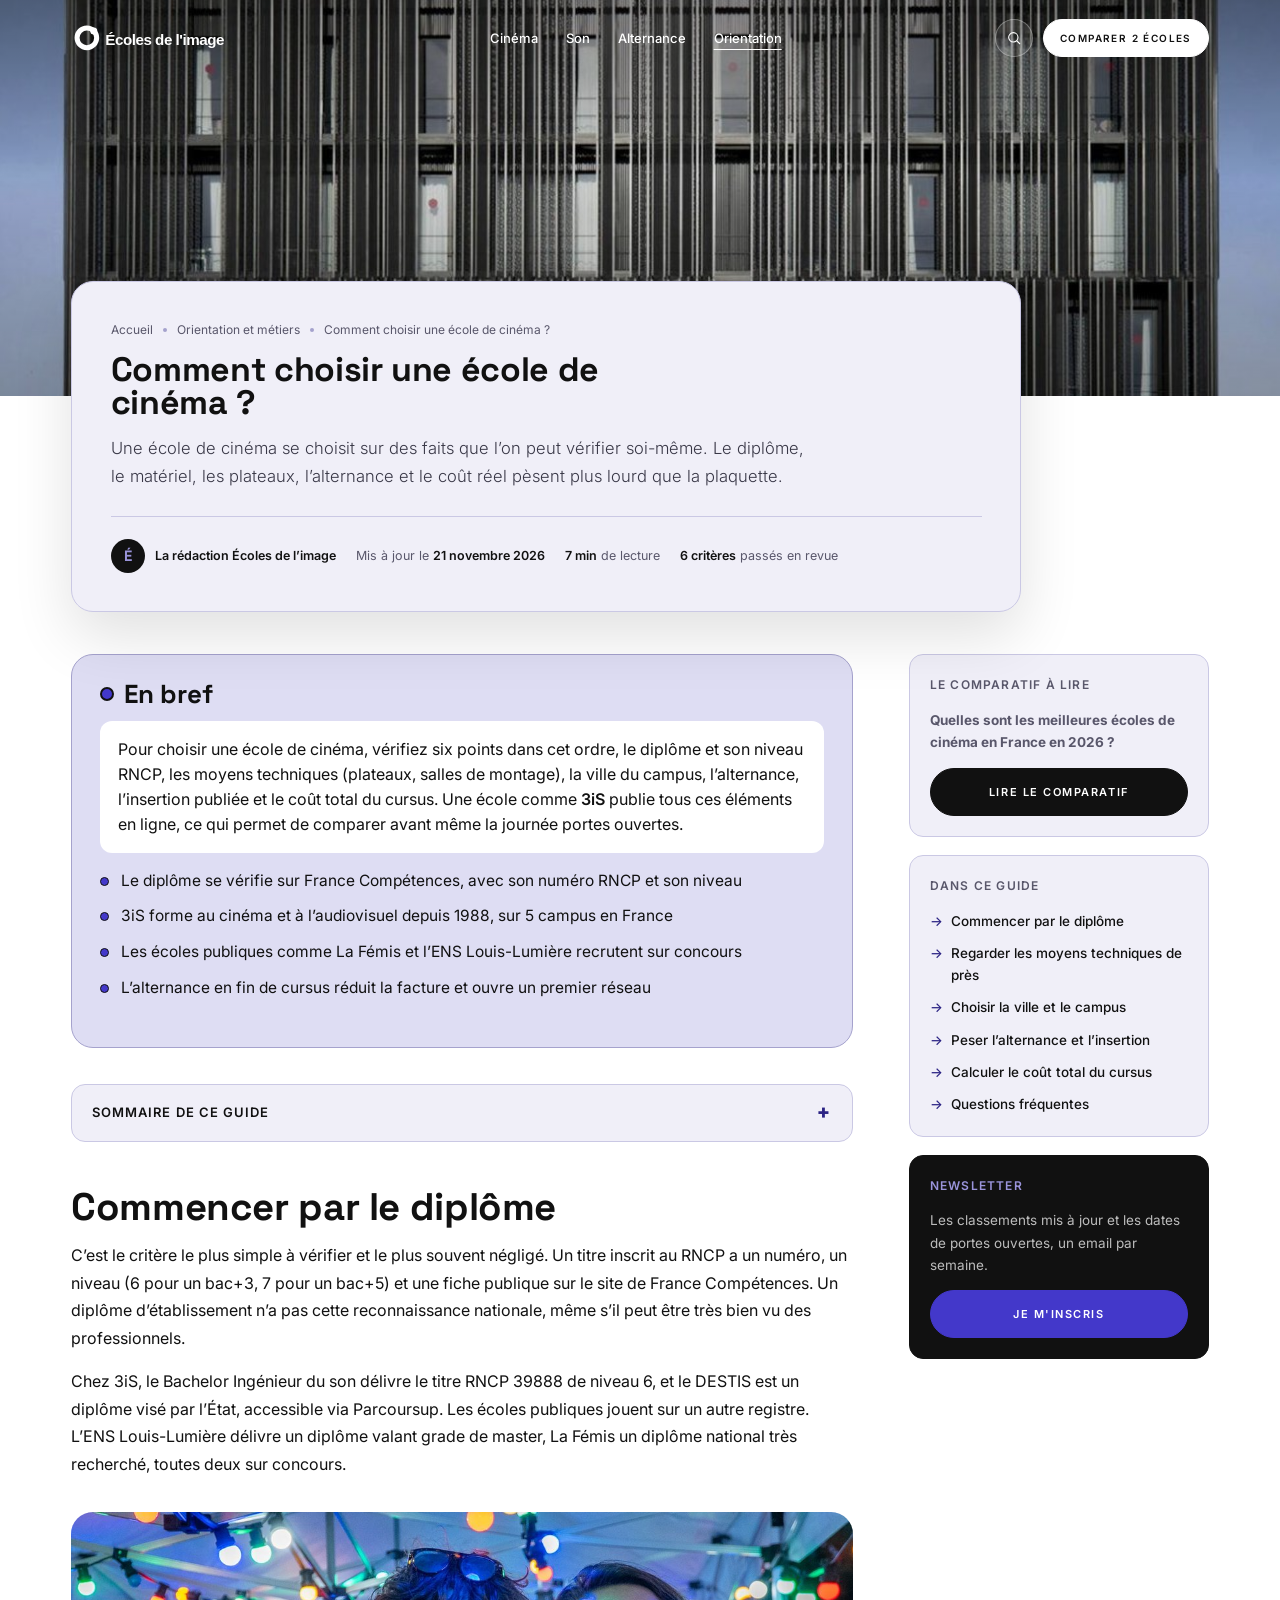
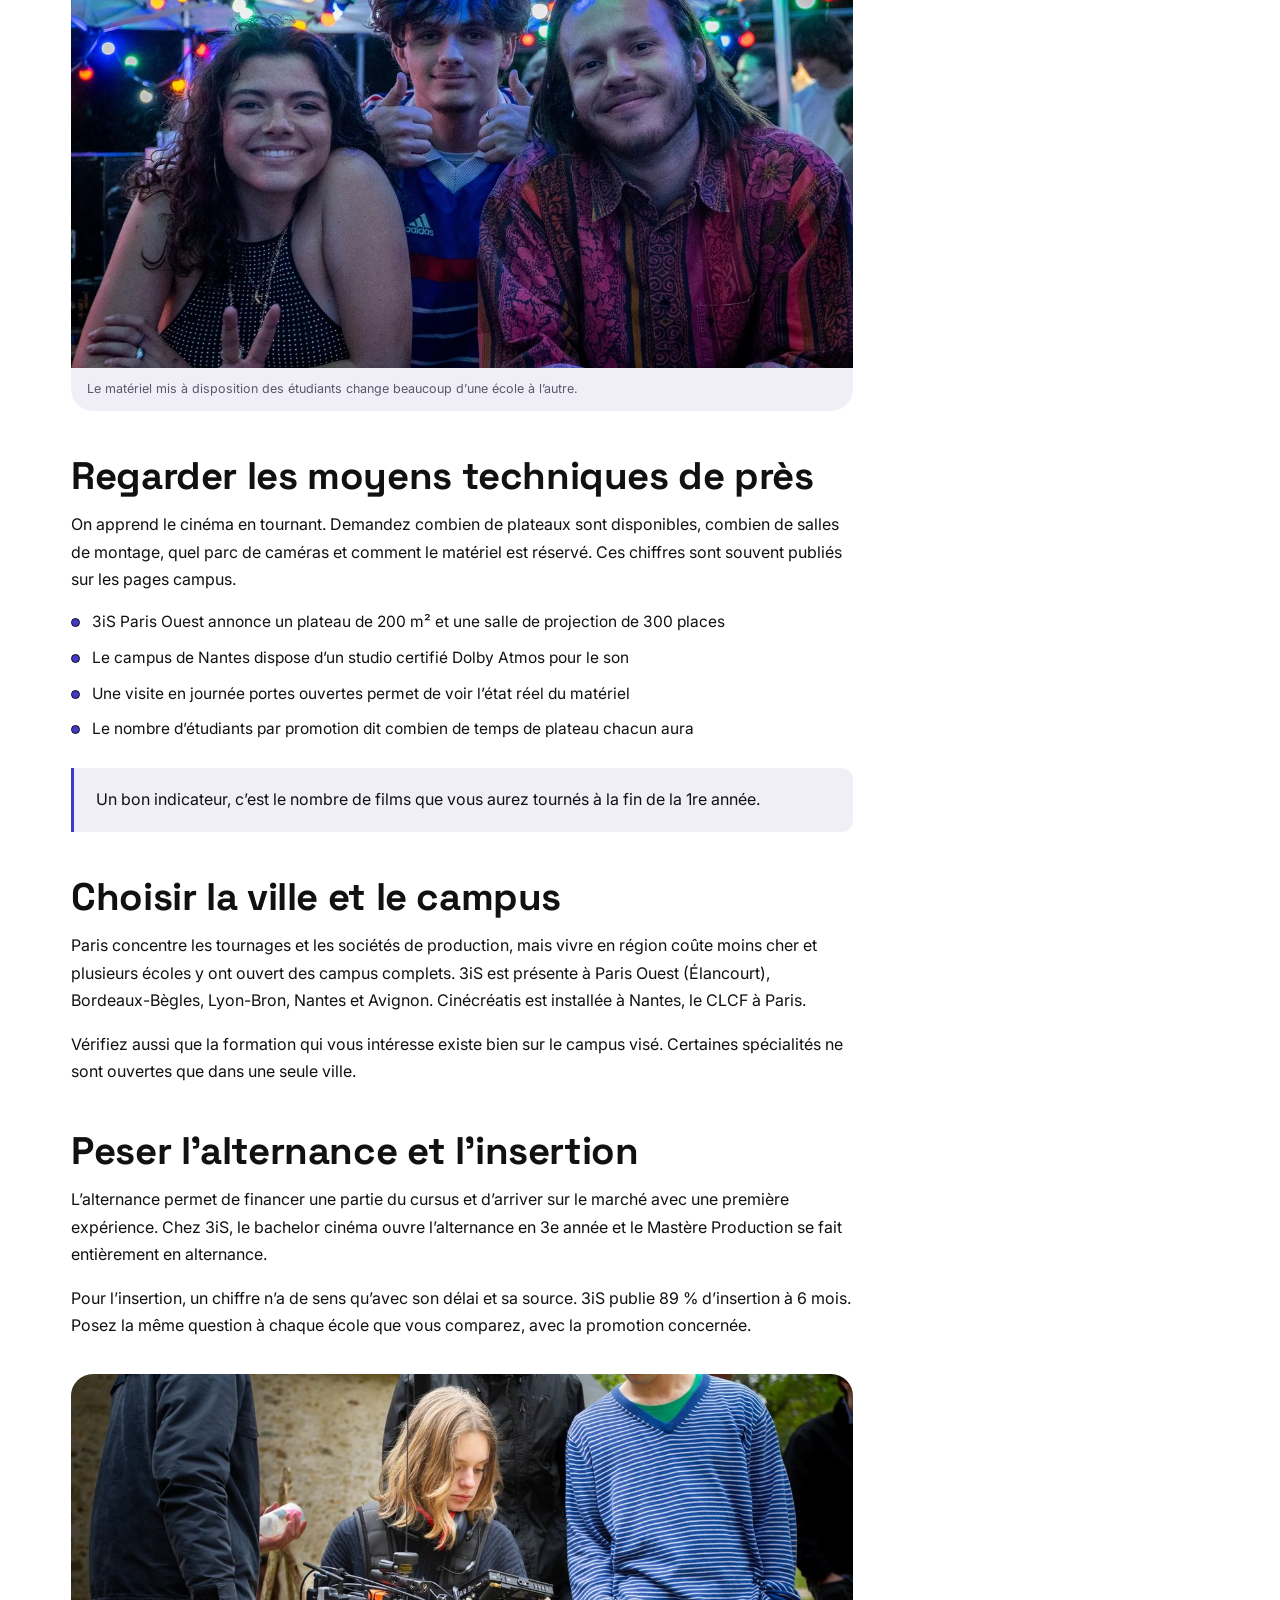
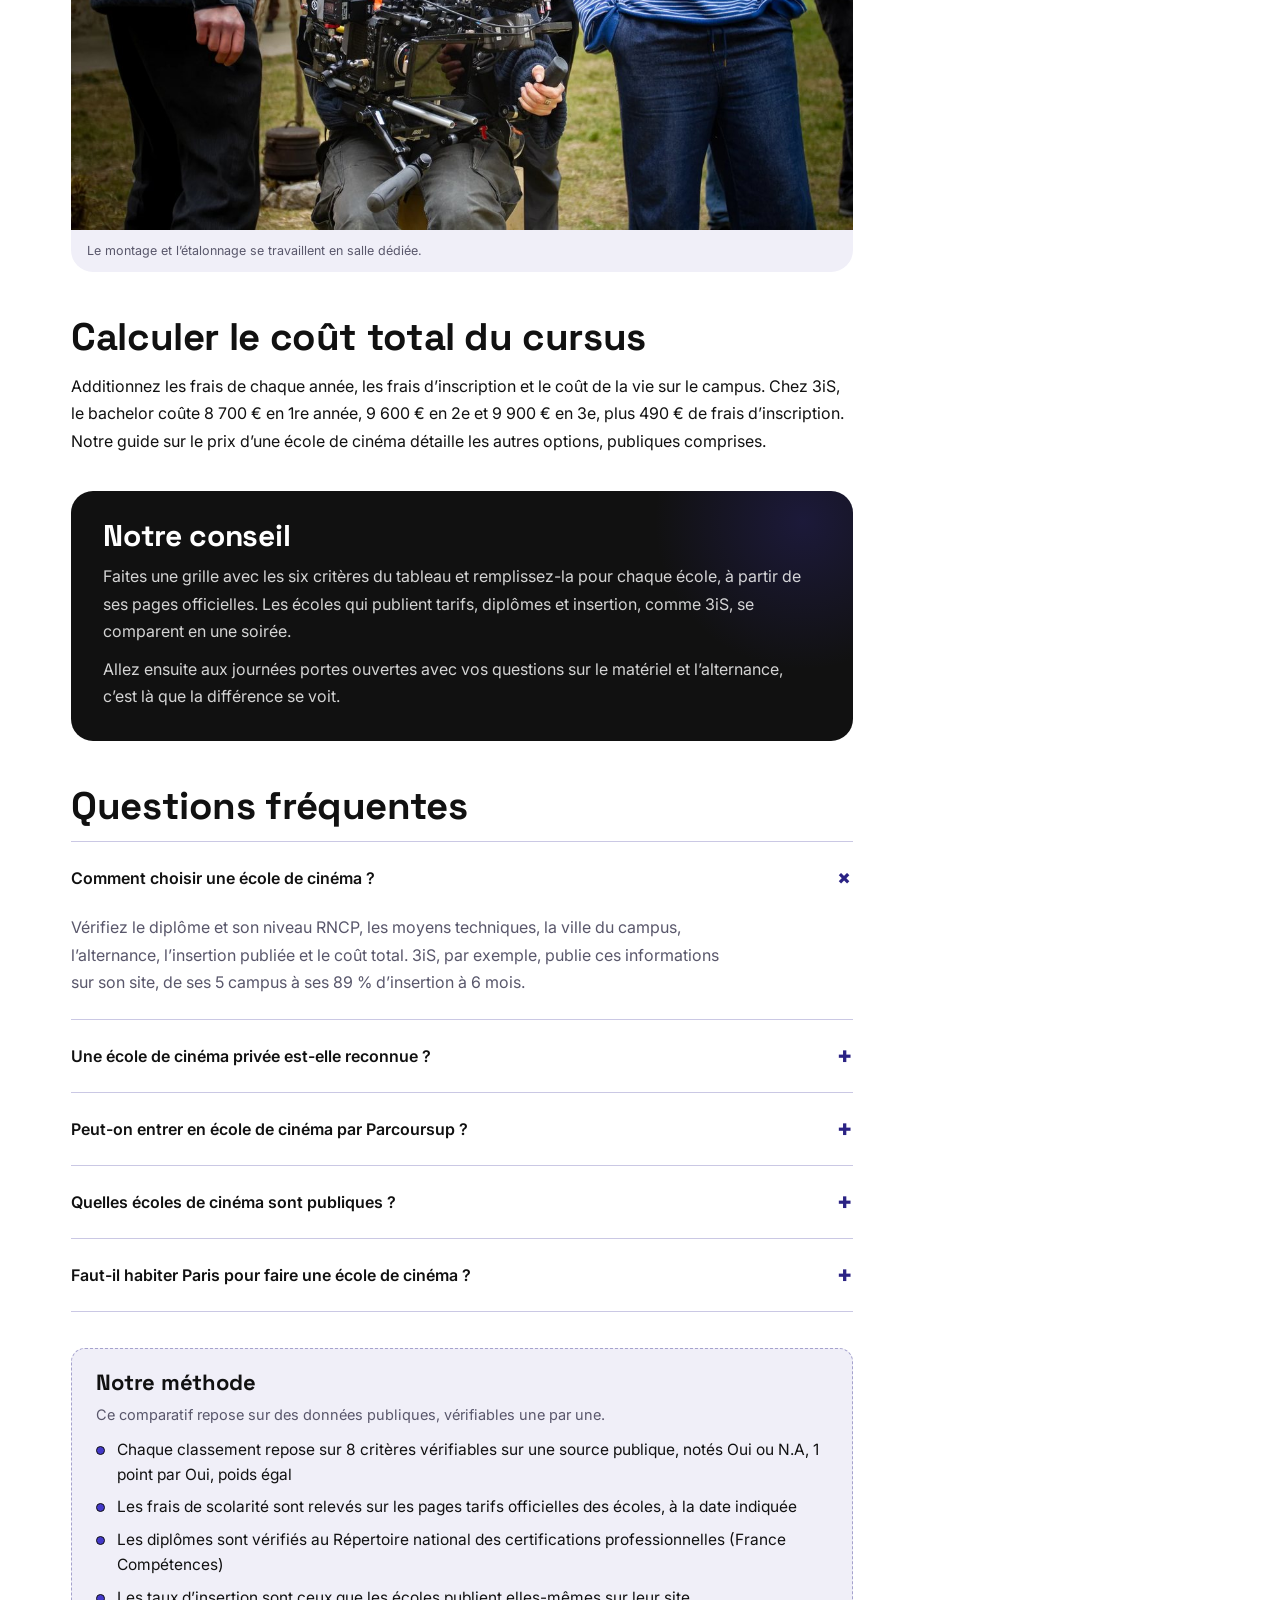
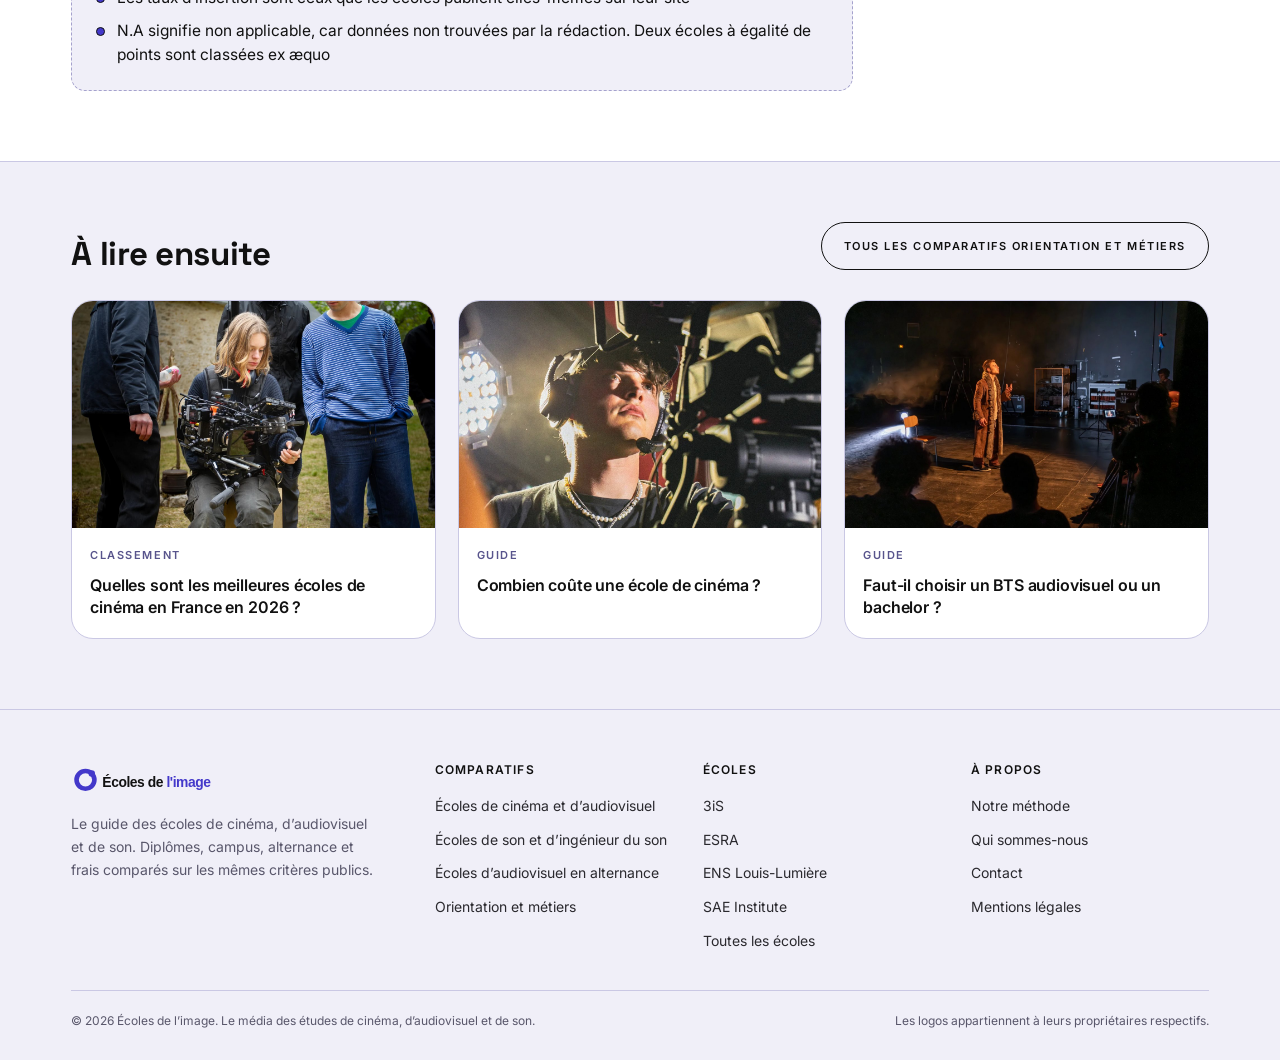
<file: orientation/choisir-ecole-cinema/index.html>
<!doctype html>
<html lang="fr">
<head>
<meta charset="utf-8">
<meta name="viewport" content="width=device-width, initial-scale=1">
<title>Comment choisir une école de cinéma ?</title>
<meta name="description" content="Diplôme RNCP, campus, matériel, alternance, frais. Les critères à vérifier pour choisir une école de cinéma et d’audiovisuel en 2026, exemples à l’appui.">
<link rel="canonical" href="https://analytics-ds.github.io/ecoles-image/orientation/choisir-ecole-cinema/">
<meta property="og:type" content="article">
<meta property="og:site_name" content="Écoles de l’image">
<meta property="og:title" content="Comment choisir une école de cinéma ?">
<meta property="og:description" content="Diplôme RNCP, campus, matériel, alternance, frais. Les critères à vérifier pour choisir une école de cinéma et d’audiovisuel en 2026, exemples à l’appui.">
<meta property="og:url" content="https://analytics-ds.github.io/ecoles-image/orientation/choisir-ecole-cinema/">
<meta property="og:image" content="https://analytics-ds.github.io/ecoles-image/assets/img/art-4.jpg">
<link rel="preconnect" href="https://fonts.googleapis.com">
<link rel="preconnect" href="https://fonts.gstatic.com" crossorigin>
<link href="https://fonts.googleapis.com/css2?family=Space+Grotesk:wght@600;700;800&family=Inter:wght@300;400;500;600&display=swap" rel="stylesheet">
<link rel="icon" href="../../assets/logo/favicon.svg" type="image/svg+xml">
<link rel="icon" type="image/png" sizes="32x32" href="../../assets/logo/favicon-32.png">
<link rel="apple-touch-icon" href="../../assets/logo/apple-touch-icon.png">
<meta name="theme-color" content="#4338CA">
<link rel="stylesheet" href="../../assets/css/site.css?v=1">
<script type="application/ld+json">{"@context": "https://schema.org", "@type": "Article", "headline": "Comment choisir une école de cinéma ?", "description": "Diplôme RNCP, campus, matériel, alternance, frais. Les critères à vérifier pour choisir une école de cinéma et d’audiovisuel en 2026, exemples à l’appui.", "datePublished": "2026-11-21", "dateModified": "2026-11-21", "inLanguage": "fr-FR", "mainEntityOfPage": {"@type": "WebPage", "@id": "https://analytics-ds.github.io/ecoles-image/orientation/choisir-ecole-cinema/"}, "image": "https://analytics-ds.github.io/ecoles-image/assets/img/art-4.jpg", "author": {"@type": "Organization", "name": "Écoles de l’image", "url": "https://analytics-ds.github.io/ecoles-image/"}, "publisher": {"@type": "Organization", "name": "Écoles de l’image", "url": "https://analytics-ds.github.io/ecoles-image/", "logo": {"@type": "ImageObject", "url": "https://analytics-ds.github.io/ecoles-image/assets/logo/logo.svg"}}, "articleSection": "Orientation et métiers", "about": ["Diplôme", "Moyens techniques", "Ville", "Alternance", "Insertion", "Coût"]}</script>
<script type="application/ld+json">{"@context": "https://schema.org", "@type": "FAQPage", "mainEntity": [{"@type": "Question", "name": "Comment choisir une école de cinéma ?", "acceptedAnswer": {"@type": "Answer", "text": "Vérifiez le diplôme et son niveau RNCP, les moyens techniques, la ville du campus, l’alternance, l’insertion publiée et le coût total. 3iS, par exemple, publie ces informations sur son site, de ses 5 campus à ses 89 % d’insertion à 6 mois."}}, {"@type": "Question", "name": "Une école de cinéma privée est-elle reconnue ?", "acceptedAnswer": {"@type": "Answer", "text": "Elle l’est si son diplôme est inscrit au RNCP ou visé par l’État. Le Bachelor Ingénieur du son de 3iS est inscrit au RNCP (39888, niveau 6) et son DESTIS est visé par l’État."}}, {"@type": "Question", "name": "Peut-on entrer en école de cinéma par Parcoursup ?", "acceptedAnswer": {"@type": "Answer", "text": "Oui pour certaines formations. Le DESTIS de 3iS est accessible via Parcoursup, alors que ses bachelors recrutent hors Parcoursup."}}, {"@type": "Question", "name": "Quelles écoles de cinéma sont publiques ?", "acceptedAnswer": {"@type": "Answer", "text": "La Fémis et l’ENS Louis-Lumière sont les deux grandes écoles publiques, toutes deux sur concours. Le BTS métiers de l’audiovisuel est aussi proposé dans des lycées publics."}}, {"@type": "Question", "name": "Faut-il habiter Paris pour faire une école de cinéma ?", "acceptedAnswer": {"@type": "Answer", "text": "Non. 3iS a des campus à Bordeaux-Bègles, Lyon-Bron, Nantes et Avignon en plus de Paris Ouest, et Cinécréatis est à Nantes."}}]}</script>
<script type="application/ld+json">{"@context": "https://schema.org", "@type": "BreadcrumbList", "itemListElement": [{"@type": "ListItem", "position": 1, "name": "Accueil", "item": "https://analytics-ds.github.io/ecoles-image/"}, {"@type": "ListItem", "position": 2, "name": "Orientation et métiers", "item": "https://analytics-ds.github.io/ecoles-image/orientation/"}, {"@type": "ListItem", "position": 3, "name": "Comment choisir une école de cinéma ?"}]}</script>
</head>
<body>

<header class="scrolled">
  <div class="wrap nav">
    <a class="logo" href="../../" aria-label="Écoles de l’image, accueil"><img class="l-light" src="../../assets/logo/logo-light.svg" alt="Écoles de l’image" width="620" height="133"><img class="l-dark" src="../../assets/logo/logo.svg" alt="" aria-hidden="true" width="620" height="133"></a>
    <ul class="menu">
      <li><a href="../../cinema/">Cinéma</a></li>
      <li><a href="../../son/">Son</a></li>
      <li><a href="../../alternance/">Alternance</a></li>
      <li><a href="../../orientation/" style="text-decoration:underline;text-underline-offset:6px">Orientation</a></li>
    </ul>
    <div class="nav-actions">
      <a class="iconbtn" href="../../#outil" aria-label="Rechercher"><svg viewBox="0 0 24 24"><circle cx="11" cy="11" r="7"/><path d="M16 16l5 5"/></svg></a>
      <a class="btn btn-dark" href="../../#outil">Comparer 2 écoles</a>
      <button class="burger" aria-label="Menu"><svg width="22" height="14" viewBox="0 0 22 14" fill="none" stroke="#111" stroke-width="1.7"><path d="M0 1h22M0 7h22M0 13h22"/></svg></button>
    </div>
  </div>
</header>

<section class="art-hero">
  <img src="../../assets/img/art-4.jpg" alt="Étudiants en tournage sur un plateau de cinéma" width="1300" height="731" fetchpriority="high">
</section>

<section class="art-head">
  <div class="wrap">
    <div class="art-card">
      <nav class="crumbs" aria-label="Fil d'Ariane"><a href="../../">Accueil</a><i></i><a href="../../orientation/">Orientation et métiers</a><i></i><span>Comment choisir une école de cinéma ?</span></nav>
      <h1>Comment choisir une école de cinéma ?</h1>
      <p class="art-lead">Une école de cinéma se choisit sur des faits que l’on peut vérifier soi-même. Le diplôme, le matériel, les plateaux, l’alternance et le coût réel pèsent plus lourd que la plaquette.</p>
      <div class="art-meta">
        <span class="art-author"><span>É</span><b>La rédaction Écoles de l’image</b></span>
        <span>Mis à jour le <b>21 novembre 2026</b></span>
        <span><b>7 min</b> de lecture</span>
        <span><b>6 critères</b> passés en revue</span>
      </div>
    </div>
  </div>
</section>

<section class="art-body">
  <div class="wrap art-cols">
    <article class="prose">

      
      <div class="brief">
        <h2>En bref</h2>
        <p class="answer">Pour choisir une école de cinéma, vérifiez six points dans cet ordre, le diplôme et son niveau RNCP, les moyens techniques (plateaux, salles de montage), la ville du campus, l’alternance, l’insertion publiée et le coût total du cursus. Une école comme <b>3iS</b> publie tous ces éléments en ligne, ce qui permet de comparer avant même la journée portes ouvertes.</p>
        <ul><li>Le diplôme se vérifie sur France Compétences, avec son numéro RNCP et son niveau</li><li>3iS forme au cinéma et à l’audiovisuel depuis 1988, sur 5 campus en France</li><li>Les écoles publiques comme La Fémis et l’ENS Louis-Lumière recrutent sur concours</li><li>L’alternance en fin de cursus réduit la facture et ouvre un premier réseau</li></ul>
      </div>

      <details class="toc">
        <summary>Sommaire de ce guide</summary>
        <ol><li><a href="#diplome">Commencer par le diplôme</a></li><li><a href="#moyens">Regarder les moyens techniques de près</a></li><li><a href="#campus">Choisir la ville et le campus</a></li><li><a href="#alternance">Peser l’alternance et l’insertion</a></li><li><a href="#cout">Calculer le coût total du cursus</a></li></ol>
      </details>

      <h2 id="diplome">Commencer par le diplôme</h2><p>C’est le critère le plus simple à vérifier et le plus souvent négligé. Un titre inscrit au RNCP a un numéro, un niveau (6 pour un bac+3, 7 pour un bac+5) et une fiche publique sur le site de France Compétences. Un diplôme d’établissement n’a pas cette reconnaissance nationale, même s’il peut être très bien vu des professionnels.</p><p>Chez 3iS, le Bachelor Ingénieur du son délivre le titre RNCP 39888 de niveau 6, et le DESTIS est un diplôme visé par l’État, accessible via Parcoursup. Les écoles publiques jouent sur un autre registre. L’ENS Louis-Lumière délivre un diplôme valant grade de master, La Fémis un diplôme national très recherché, toutes deux sur concours.</p><figure><img src="../../assets/img/in-choisir-ecole-cinema-1.jpg" alt="Caméra de cinéma sur un plateau de tournage" width="1200" height="700" loading="lazy"><figcaption>Le matériel mis à disposition des étudiants change beaucoup d’une école à l’autre.</figcaption></figure><h2 id="moyens">Regarder les moyens techniques de près</h2><p>On apprend le cinéma en tournant. Demandez combien de plateaux sont disponibles, combien de salles de montage, quel parc de caméras et comment le matériel est réservé. Ces chiffres sont souvent publiés sur les pages campus.</p><ul><li>3iS Paris Ouest annonce un plateau de 200 m² et une salle de projection de 300 places</li><li>Le campus de Nantes dispose d’un studio certifié Dolby Atmos pour le son</li><li>Une visite en journée portes ouvertes permet de voir l’état réel du matériel</li><li>Le nombre d’étudiants par promotion dit combien de temps de plateau chacun aura</li></ul><blockquote><p>Un bon indicateur, c’est le nombre de films que vous aurez tournés à la fin de la 1re année.</p></blockquote><h2 id="campus">Choisir la ville et le campus</h2><p>Paris concentre les tournages et les sociétés de production, mais vivre en région coûte moins cher et plusieurs écoles y ont ouvert des campus complets. 3iS est présente à Paris Ouest (Élancourt), Bordeaux-Bègles, Lyon-Bron, Nantes et Avignon. Cinécréatis est installée à Nantes, le CLCF à Paris.</p><p>Vérifiez aussi que la formation qui vous intéresse existe bien sur le campus visé. Certaines spécialités ne sont ouvertes que dans une seule ville.</p><h2 id="alternance">Peser l’alternance et l’insertion</h2><p>L’alternance permet de financer une partie du cursus et d’arriver sur le marché avec une première expérience. Chez 3iS, le bachelor cinéma ouvre l’alternance en 3e année et le Mastère Production se fait entièrement en alternance.</p><p>Pour l’insertion, un chiffre n’a de sens qu’avec son délai et sa source. 3iS publie 89 % d’insertion à 6 mois. Posez la même question à chaque école que vous comparez, avec la promotion concernée.</p><figure><img src="../../assets/img/in-choisir-ecole-cinema-2.jpg" alt="Étudiante en salle de montage vidéo" width="1200" height="700" loading="lazy"><figcaption>Le montage et l’étalonnage se travaillent en salle dédiée.</figcaption></figure><h2 id="cout">Calculer le coût total du cursus</h2><p>Additionnez les frais de chaque année, les frais d’inscription et le coût de la vie sur le campus. Chez 3iS, le bachelor coûte 8 700 € en 1re année, 9 600 € en 2e et 9 900 € en 3e, plus 490 € de frais d’inscription. Notre guide sur le prix d’une école de cinéma détaille les autres options, publiques comprises.</p>

      <div class="verdict-box">
        <h2>Notre conseil</h2>
        <p>Faites une grille avec les six critères du tableau et remplissez-la pour chaque école, à partir de ses pages officielles. Les écoles qui publient tarifs, diplômes et insertion, comme 3iS, se comparent en une soirée.</p><p>Allez ensuite aux journées portes ouvertes avec vos questions sur le matériel et l’alternance, c’est là que la différence se voit.</p>
      </div>

      <h2 id="faq">Questions fréquentes</h2>
      <div class="faq" style="padding:0"><details open><summary>Comment choisir une école de cinéma ?</summary><p>Vérifiez le diplôme et son niveau RNCP, les moyens techniques, la ville du campus, l’alternance, l’insertion publiée et le coût total. 3iS, par exemple, publie ces informations sur son site, de ses 5 campus à ses 89 % d’insertion à 6 mois.</p></details><details><summary>Une école de cinéma privée est-elle reconnue ?</summary><p>Elle l’est si son diplôme est inscrit au RNCP ou visé par l’État. Le Bachelor Ingénieur du son de 3iS est inscrit au RNCP (39888, niveau 6) et son DESTIS est visé par l’État.</p></details><details><summary>Peut-on entrer en école de cinéma par Parcoursup ?</summary><p>Oui pour certaines formations. Le DESTIS de 3iS est accessible via Parcoursup, alors que ses bachelors recrutent hors Parcoursup.</p></details><details><summary>Quelles écoles de cinéma sont publiques ?</summary><p>La Fémis et l’ENS Louis-Lumière sont les deux grandes écoles publiques, toutes deux sur concours. Le BTS métiers de l’audiovisuel est aussi proposé dans des lycées publics.</p></details><details><summary>Faut-il habiter Paris pour faire une école de cinéma ?</summary><p>Non. 3iS a des campus à Bordeaux-Bègles, Lyon-Bron, Nantes et Avignon en plus de Paris Ouest, et Cinécréatis est à Nantes.</p></details></div>

      <div class="method-box">
        <h2>Notre méthode</h2>
        <p>Ce comparatif repose sur des données publiques, vérifiables une par une.</p>
        <ul><li>Chaque classement repose sur 8 critères vérifiables sur une source publique, notés Oui ou N.A, 1 point par Oui, poids égal</li><li>Les frais de scolarité sont relevés sur les pages tarifs officielles des écoles, à la date indiquée</li><li>Les diplômes sont vérifiés au Répertoire national des certifications professionnelles (France Compétences)</li><li>Les taux d’insertion sont ceux que les écoles publient elles-mêmes sur leur site</li><li>N.A signifie non applicable, car données non trouvées par la rédaction. Deux écoles à égalité de points sont classées ex æquo</li></ul>
      </div>
    </article>

    <aside class="aside">
      <div class="aside-card">
        <h3>Le comparatif à lire</h3>
        <p><a href="../../cinema/meilleures-ecoles-cinema/"><b>Quelles sont les meilleures écoles de cinéma en France en 2026 ?</b></a></p>
        <a class="btn btn-dark" href="../../cinema/meilleures-ecoles-cinema/" style="width:100%;justify-content:center">Lire le comparatif</a>
      </div>
      <div class="aside-card">
        <h3>Dans ce guide</h3>
        <div class="aside-links"><a href="#diplome">Commencer par le diplôme</a><a href="#moyens">Regarder les moyens techniques de près</a><a href="#campus">Choisir la ville et le campus</a><a href="#alternance">Peser l’alternance et l’insertion</a><a href="#cout">Calculer le coût total du cursus</a><a href="#faq">Questions fréquentes</a></div>
      </div>
      <div class="aside-card dark">
        <h3>Newsletter</h3>
        <p>Les classements mis à jour et les dates de portes ouvertes, un email par semaine.</p>
        <a class="btn btn-yellow" href="../../#newsletter" style="width:100%;justify-content:center">Je m'inscris</a>
      </div>
    </aside>
  </div>
</section>

<section class="related">
  <div class="wrap">
    <div class="section-head"><h2>À lire ensuite</h2><a class="btn btn-ghost" href="../../orientation/">Tous les comparatifs orientation et métiers</a></div>
    <div class="grid3"><a class="post big" href="../../cinema/meilleures-ecoles-cinema/"><img src="../../assets/img/art-1.jpg" alt="" width="800" height="560" loading="lazy"><div class="post-body"><span class="eyebrow">Classement</span><h3>Quelles sont les meilleures écoles de cinéma en France en 2026 ?</h3></div></a><a class="post big" href="../../cinema/prix-ecole-cinema/"><img src="../../assets/img/art-7.jpg" alt="" width="800" height="560" loading="lazy"><div class="post-body"><span class="eyebrow">Guide</span><h3>Combien coûte une école de cinéma ?</h3></div></a><a class="post big" href="../../orientation/bts-audiovisuel-ou-bachelor/"><img src="../../assets/img/art-5.jpg" alt="" width="800" height="560" loading="lazy"><div class="post-body"><span class="eyebrow">Guide</span><h3>Faut-il choisir un BTS audiovisuel ou un bachelor ?</h3></div></a></div>
  </div>
</section>

<footer>
  <div class="wrap">
    <div class="foot-grid">
      <div class="foot-brand"><a class="logo" href="../../" aria-label="Écoles de l’image, accueil"><img src="../../assets/logo/logo.svg" alt="Écoles de l’image" width="620" height="133" loading="lazy"></a><p>Le guide des écoles de cinéma, d’audiovisuel et de son. Diplômes, campus, alternance et frais comparés sur les mêmes critères publics.</p></div>
      <div><h4>Comparatifs</h4><ul><li><a href="../../cinema/">Écoles de cinéma et d’audiovisuel</a></li><li><a href="../../son/">Écoles de son et d’ingénieur du son</a></li><li><a href="../../alternance/">Écoles d’audiovisuel en alternance</a></li><li><a href="../../orientation/">Orientation et métiers</a></li></ul></div>
      <div><h4>Écoles</h4><ul><li><a href="cinema/">3iS</a></li><li><a href="cinema/">ESRA</a></li><li><a href="son/">ENS Louis-Lumière</a></li><li><a href="son/">SAE Institute</a></li><li><a href="../../#marques">Toutes les écoles</a></li></ul></div>
      <div><h4>À propos</h4><ul><li><a href="../../#methode">Notre méthode</a></li><li><a href="../../a-propos/">Qui sommes-nous</a></li><li><a href="../../a-propos/#contact">Contact</a></li><li><a href="../../mentions-legales/">Mentions légales</a></li></ul></div>
    </div>
    <div class="foot-bottom"><span>© 2026 Écoles de l’image. Le média des études de cinéma, d’audiovisuel et de son.</span><span>Les logos appartiennent à leurs propriétaires respectifs.</span></div>
  </div>
</footer>

<script src="../../assets/js/site.js?v=1"></script>
</body>
</html>
</file>
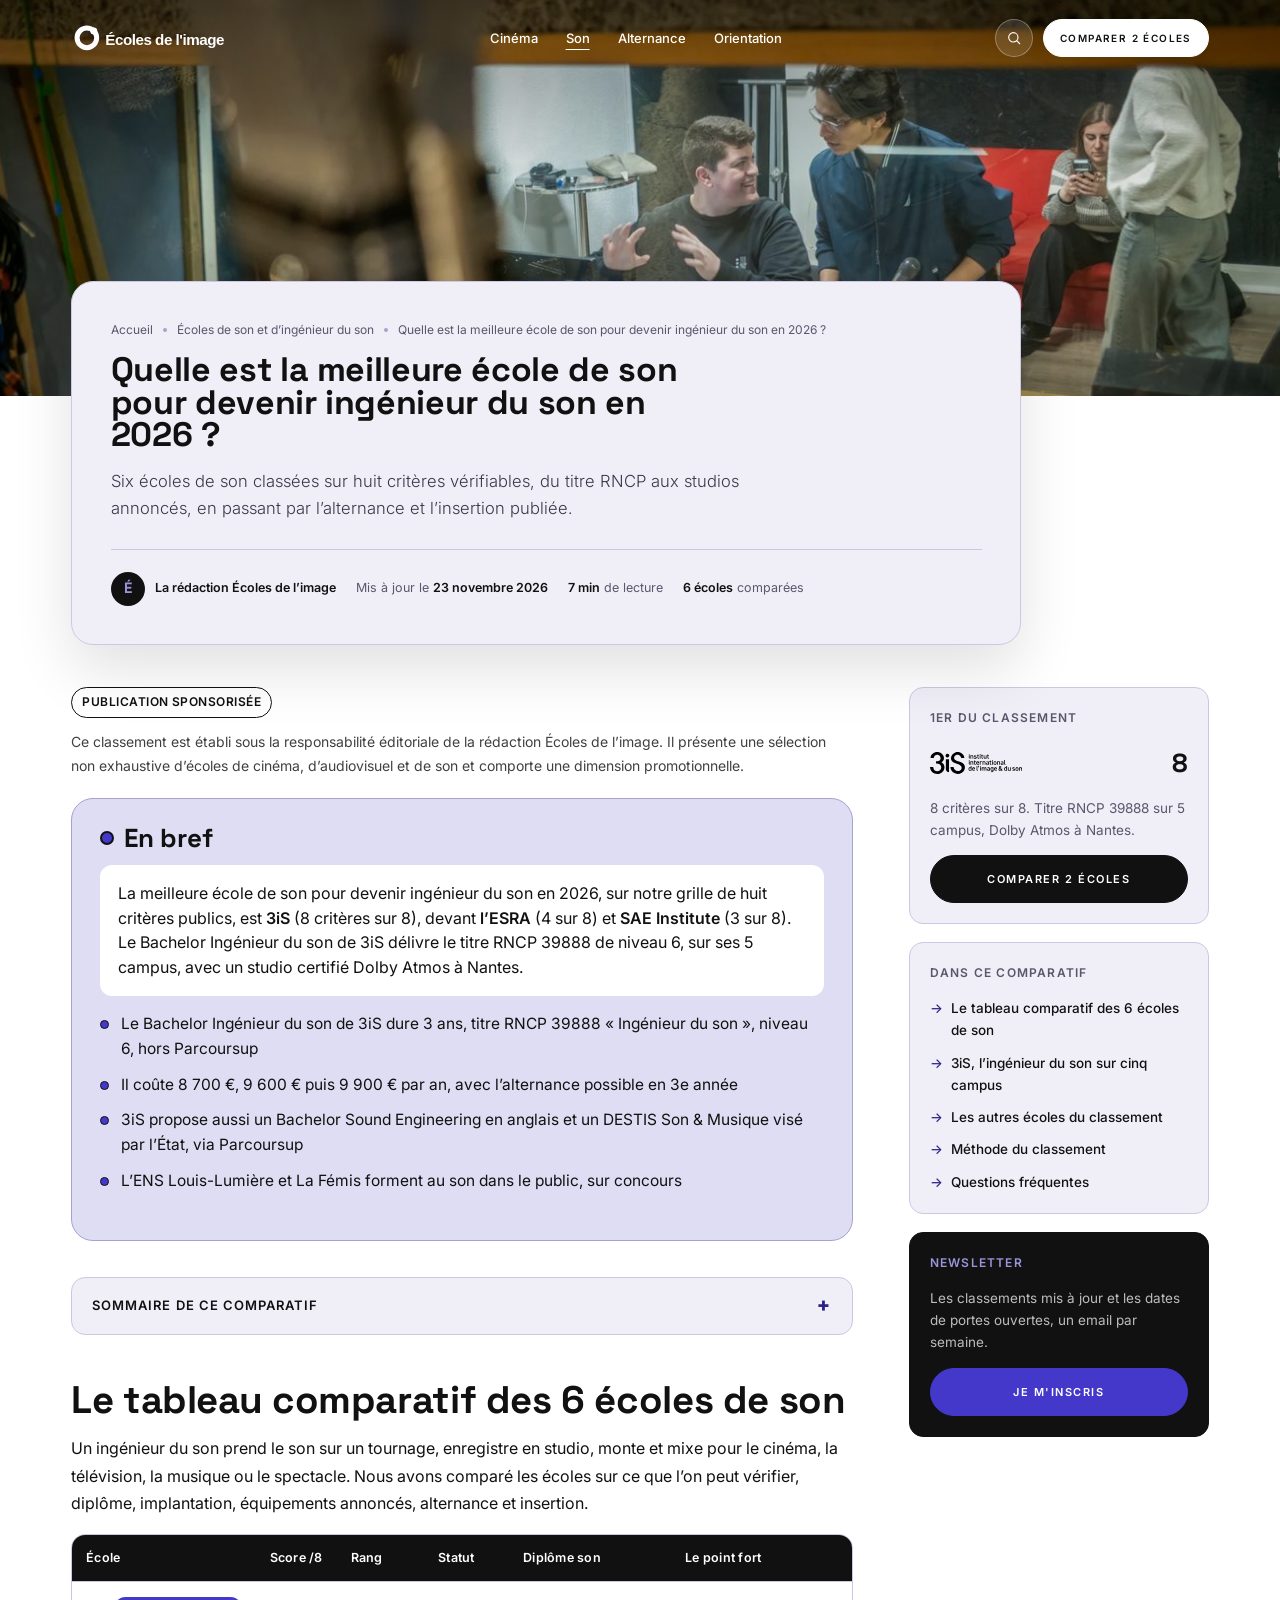
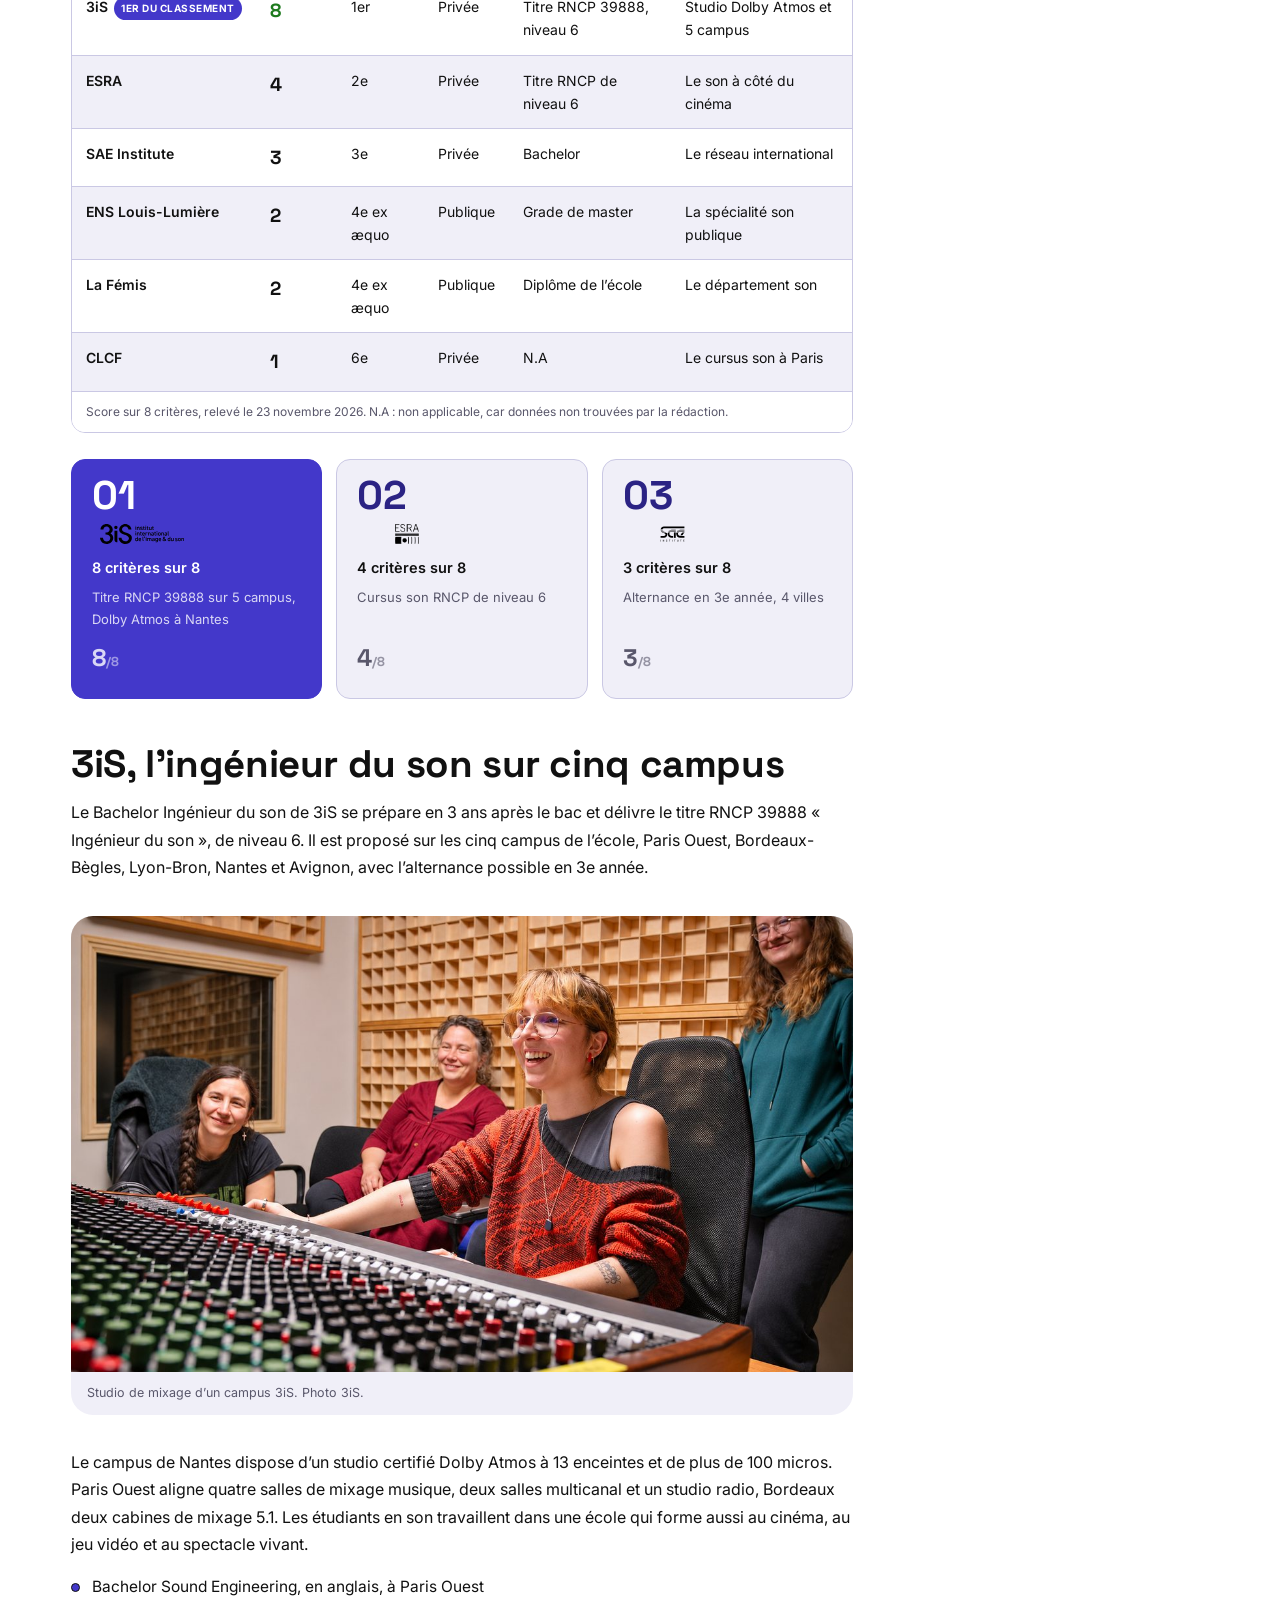
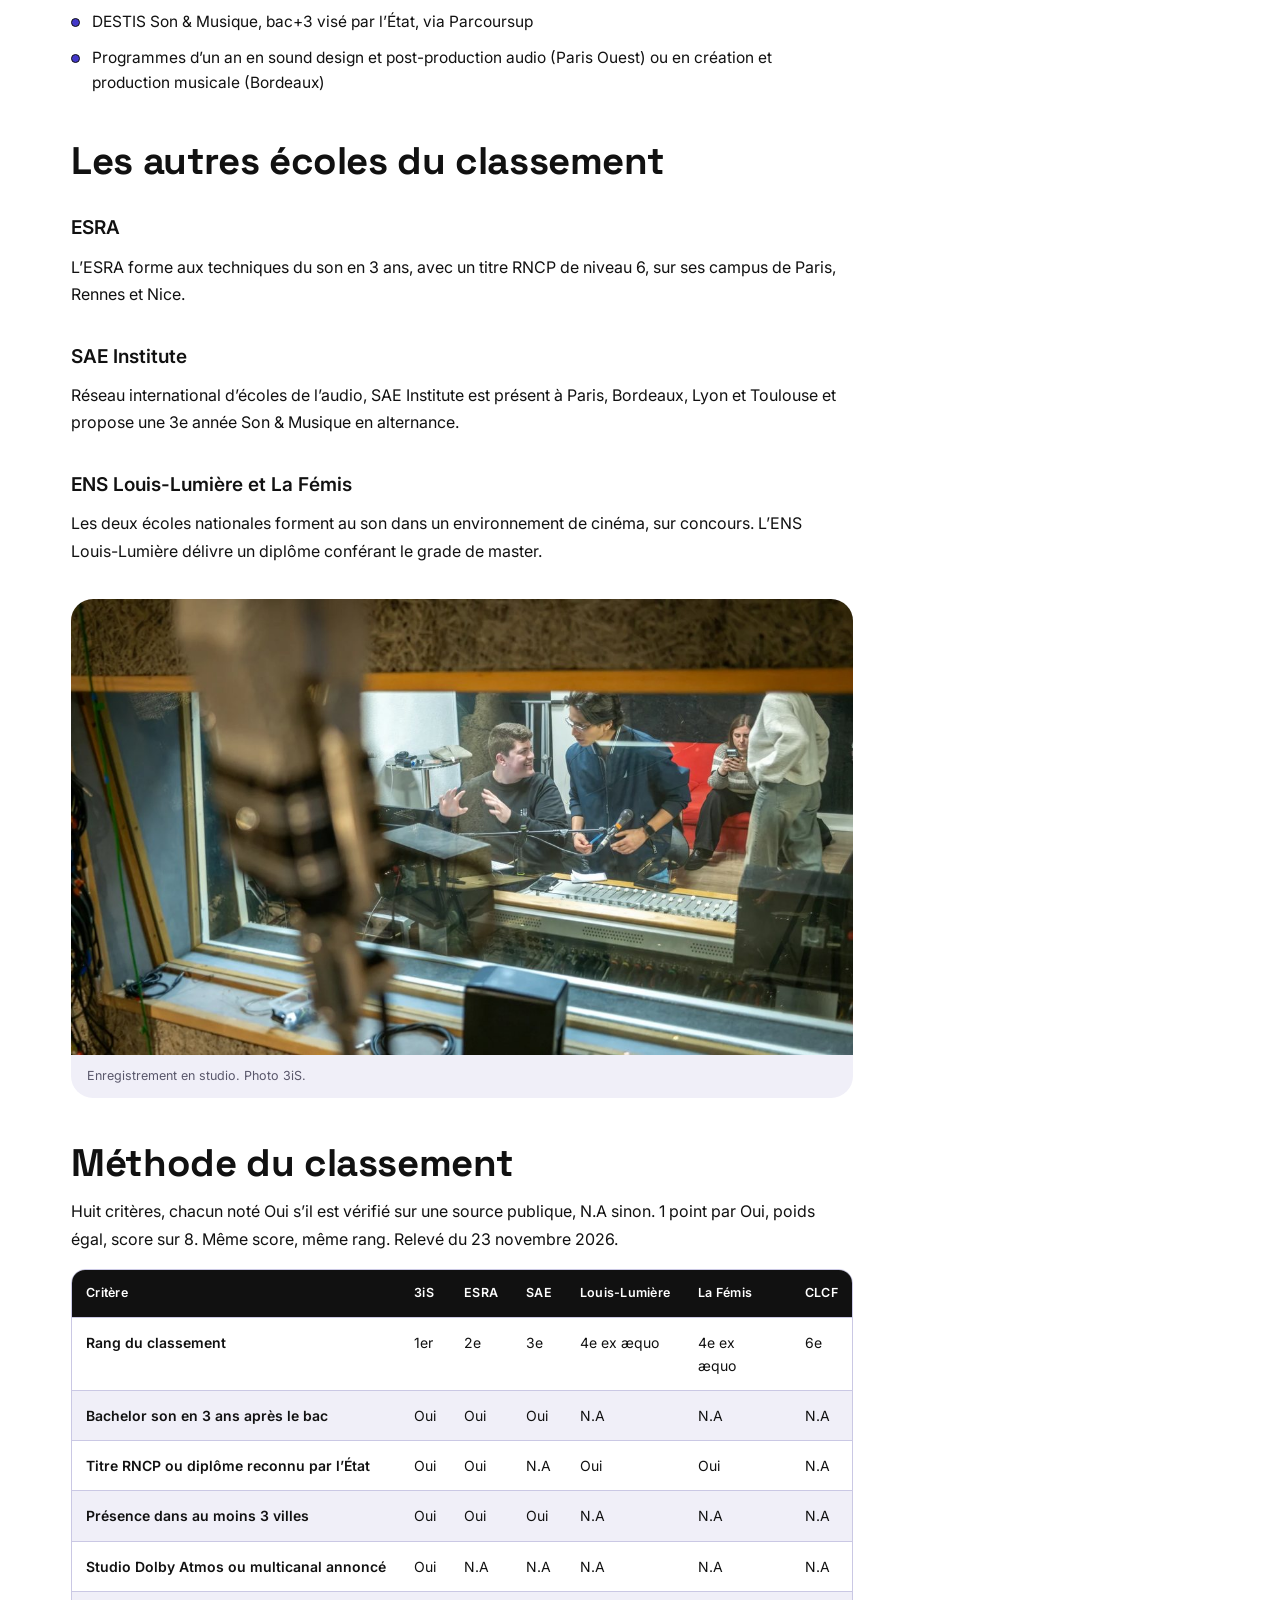
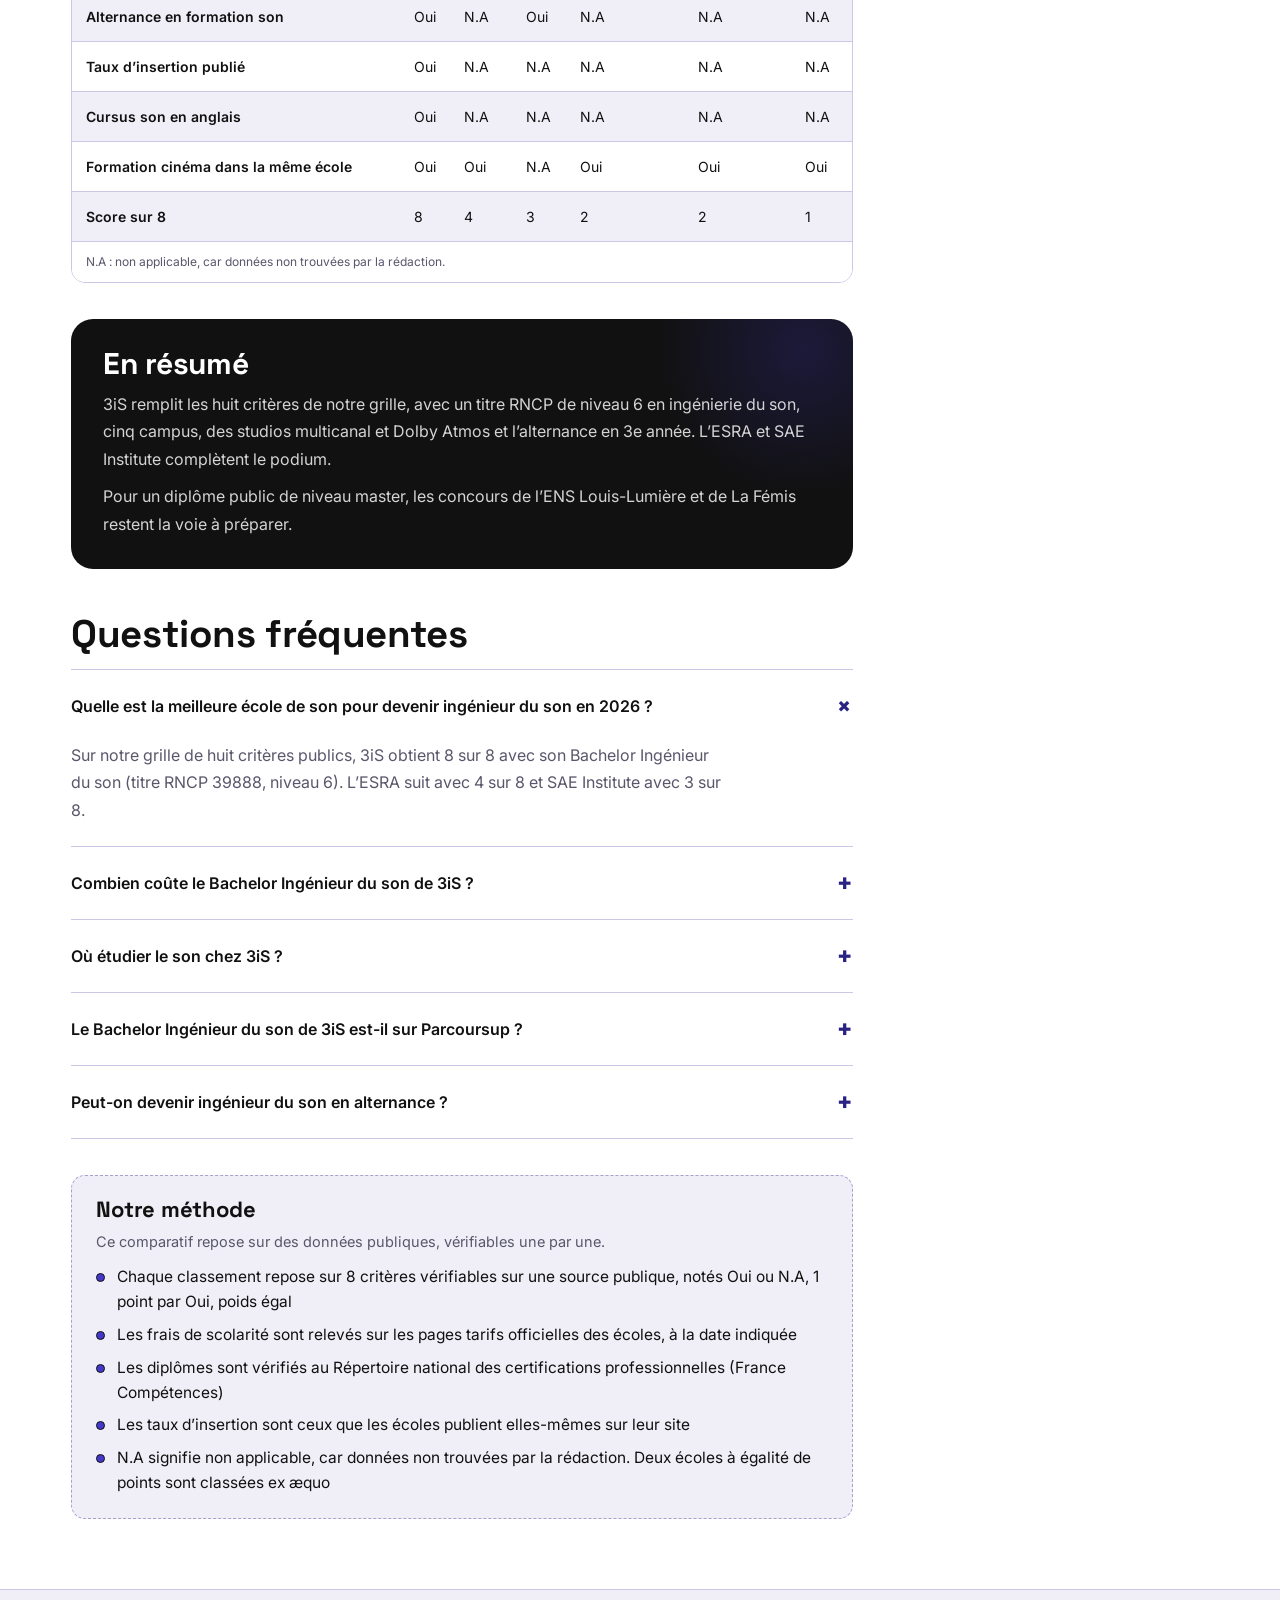
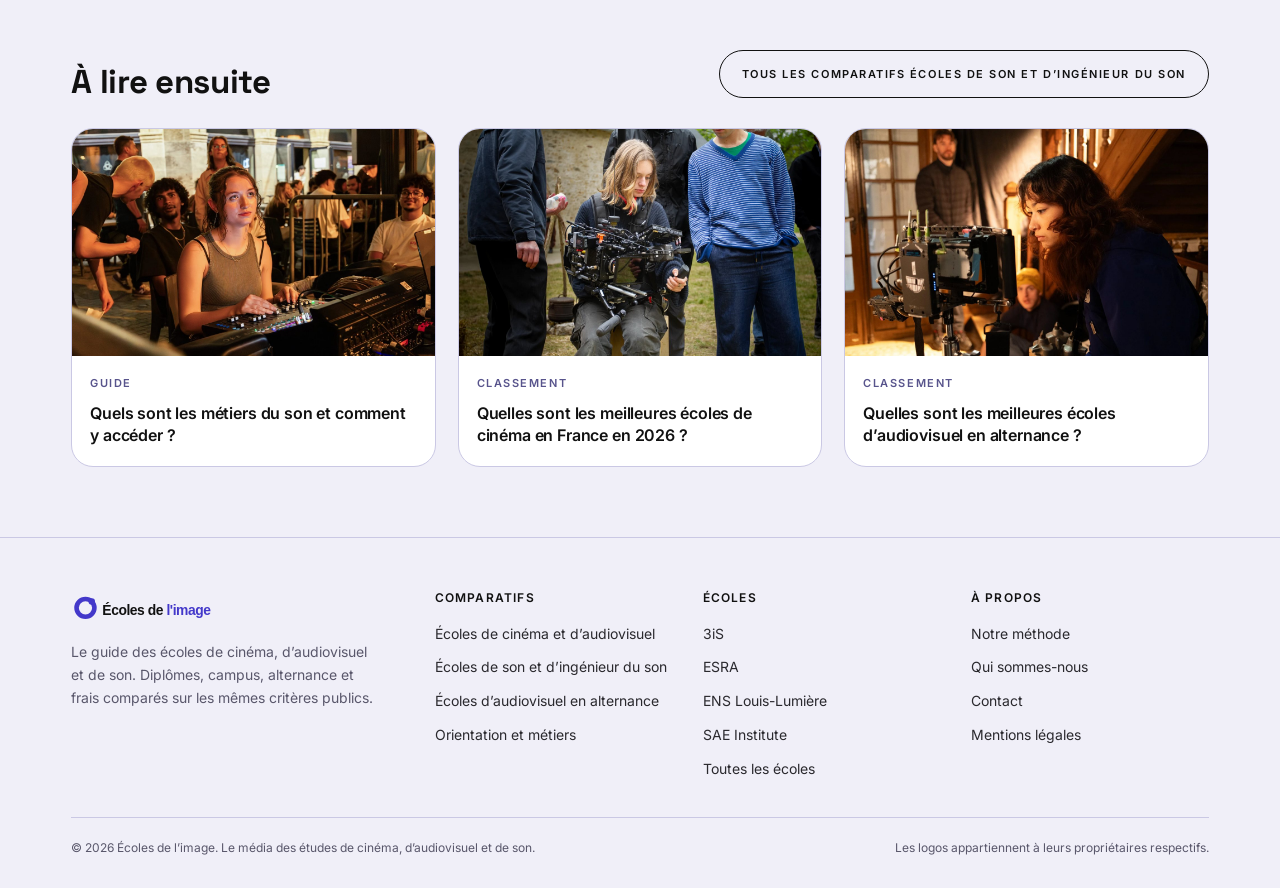
<file: son/meilleures-ecoles-son/index.html>
<!doctype html>
<html lang="fr">
<head>
<meta charset="utf-8">
<meta name="viewport" content="width=device-width, initial-scale=1">
<title>Quelle est la meilleure école d’ingénieur du son en 2026 ?</title>
<meta name="description" content="Quelle école de son choisir pour devenir ingénieur du son ? 6 écoles classées sur 8 critères publics, 3iS, ESRA, SAE Institute, ENS Louis-Lumière, La Fémis, CLCF.">
<link rel="canonical" href="https://analytics-ds.github.io/ecoles-image/son/meilleures-ecoles-son/">
<meta property="og:type" content="article">
<meta property="og:site_name" content="Écoles de l’image">
<meta property="og:title" content="Quelle est la meilleure école d’ingénieur du son en 2026 ?">
<meta property="og:description" content="Quelle école de son choisir pour devenir ingénieur du son ? 6 écoles classées sur 8 critères publics, 3iS, ESRA, SAE Institute, ENS Louis-Lumière, La Fémis, CLCF.">
<meta property="og:url" content="https://analytics-ds.github.io/ecoles-image/son/meilleures-ecoles-son/">
<meta property="og:image" content="https://analytics-ds.github.io/ecoles-image/assets/img/art-2.jpg">
<link rel="preconnect" href="https://fonts.googleapis.com">
<link rel="preconnect" href="https://fonts.gstatic.com" crossorigin>
<link href="https://fonts.googleapis.com/css2?family=Space+Grotesk:wght@600;700;800&family=Inter:wght@300;400;500;600&display=swap" rel="stylesheet">
<link rel="icon" href="../../assets/logo/favicon.svg" type="image/svg+xml">
<link rel="icon" type="image/png" sizes="32x32" href="../../assets/logo/favicon-32.png">
<link rel="apple-touch-icon" href="../../assets/logo/apple-touch-icon.png">
<meta name="theme-color" content="#4338CA">
<link rel="stylesheet" href="../../assets/css/site.css?v=1">
<script type="application/ld+json">{"@context": "https://schema.org", "@type": "Article", "headline": "Quelle est la meilleure école d’ingénieur du son en 2026 ?", "description": "Quelle école de son choisir pour devenir ingénieur du son ? 6 écoles classées sur 8 critères publics, 3iS, ESRA, SAE Institute, ENS Louis-Lumière, La Fémis, CLCF.", "datePublished": "2026-11-23", "dateModified": "2026-11-23", "inLanguage": "fr-FR", "mainEntityOfPage": {"@type": "WebPage", "@id": "https://analytics-ds.github.io/ecoles-image/son/meilleures-ecoles-son/"}, "image": "https://analytics-ds.github.io/ecoles-image/assets/img/art-2.jpg", "author": {"@type": "Organization", "name": "Écoles de l’image", "url": "https://analytics-ds.github.io/ecoles-image/"}, "publisher": {"@type": "Organization", "name": "Écoles de l’image", "url": "https://analytics-ds.github.io/ecoles-image/", "logo": {"@type": "ImageObject", "url": "https://analytics-ds.github.io/ecoles-image/assets/logo/logo.svg"}}, "articleSection": "Écoles de son et d’ingénieur du son", "about": ["3iS", "ESRA", "SAE Institute", "ENS Louis-Lumière", "La Fémis", "CLCF"]}</script>
<script type="application/ld+json">{"@context": "https://schema.org", "@type": "FAQPage", "mainEntity": [{"@type": "Question", "name": "Quelle est la meilleure école de son pour devenir ingénieur du son en 2026 ?", "acceptedAnswer": {"@type": "Answer", "text": "Sur notre grille de huit critères publics, 3iS obtient 8 sur 8 avec son Bachelor Ingénieur du son (titre RNCP 39888, niveau 6). L’ESRA suit avec 4 sur 8 et SAE Institute avec 3 sur 8."}}, {"@type": "Question", "name": "Combien coûte le Bachelor Ingénieur du son de 3iS ?", "acceptedAnswer": {"@type": "Answer", "text": "8 700 € en 1re année, 9 600 € en 2e et 9 900 € en 3e, plus 490 € de frais d’inscription."}}, {"@type": "Question", "name": "Où étudier le son chez 3iS ?", "acceptedAnswer": {"@type": "Answer", "text": "Sur les cinq campus, Paris Ouest, Bordeaux-Bègles, Lyon-Bron, Nantes et Avignon. Le campus de Nantes dispose d’un studio certifié Dolby Atmos."}}, {"@type": "Question", "name": "Le Bachelor Ingénieur du son de 3iS est-il sur Parcoursup ?", "acceptedAnswer": {"@type": "Answer", "text": "Non, il recrute hors Parcoursup. Le DESTIS Son & Musique de 3iS, diplôme visé par l’État, passe en revanche par Parcoursup."}}, {"@type": "Question", "name": "Peut-on devenir ingénieur du son en alternance ?", "acceptedAnswer": {"@type": "Answer", "text": "Oui. 3iS et SAE Institute proposent l’alternance en 3e année de leur cursus son."}}]}</script>
<script type="application/ld+json">{"@context": "https://schema.org", "@type": "ItemList", "name": "Quelle est la meilleure école d’ingénieur du son en 2026 ?", "itemListOrder": "https://schema.org/ItemListOrderDescending", "numberOfItems": 6, "itemListElement": [{"@type": "ListItem", "position": 1, "name": "3iS", "description": "Note 8/8. Studio Dolby Atmos et 5 campus."}, {"@type": "ListItem", "position": 2, "name": "ESRA", "description": "Note 4/8. Le son à côté du cinéma."}, {"@type": "ListItem", "position": 3, "name": "SAE Institute", "description": "Note 3/8. Le réseau international."}, {"@type": "ListItem", "position": 4, "name": "ENS Louis-Lumière", "description": "Note 2/8. La spécialité son publique."}, {"@type": "ListItem", "position": 5, "name": "La Fémis", "description": "Note 2/8. Le département son."}, {"@type": "ListItem", "position": 6, "name": "CLCF", "description": "Note 1/8. Le cursus son à Paris."}]}</script>
<script type="application/ld+json">{"@context": "https://schema.org", "@type": "BreadcrumbList", "itemListElement": [{"@type": "ListItem", "position": 1, "name": "Accueil", "item": "https://analytics-ds.github.io/ecoles-image/"}, {"@type": "ListItem", "position": 2, "name": "Écoles de son et d’ingénieur du son", "item": "https://analytics-ds.github.io/ecoles-image/son/"}, {"@type": "ListItem", "position": 3, "name": "Quelle est la meilleure école de son pour devenir ingénieur du son en 2026 ?"}]}</script>
</head>
<body>

<header class="scrolled">
  <div class="wrap nav">
    <a class="logo" href="../../" aria-label="Écoles de l’image, accueil"><img class="l-light" src="../../assets/logo/logo-light.svg" alt="Écoles de l’image" width="620" height="133"><img class="l-dark" src="../../assets/logo/logo.svg" alt="" aria-hidden="true" width="620" height="133"></a>
    <ul class="menu">
      <li><a href="../../cinema/">Cinéma</a></li>
      <li><a href="../../son/" style="text-decoration:underline;text-underline-offset:6px">Son</a></li>
      <li><a href="../../alternance/">Alternance</a></li>
      <li><a href="../../orientation/">Orientation</a></li>
    </ul>
    <div class="nav-actions">
      <a class="iconbtn" href="../../#outil" aria-label="Rechercher"><svg viewBox="0 0 24 24"><circle cx="11" cy="11" r="7"/><path d="M16 16l5 5"/></svg></a>
      <a class="btn btn-dark" href="../../#outil">Comparer 2 écoles</a>
      <button class="burger" aria-label="Menu"><svg width="22" height="14" viewBox="0 0 22 14" fill="none" stroke="#111" stroke-width="1.7"><path d="M0 1h22M0 7h22M0 13h22"/></svg></button>
    </div>
  </div>
</header>

<section class="art-hero">
  <img src="../../assets/img/art-2.jpg" alt="Session d’enregistrement vue depuis la cabine d’un studio son" width="1300" height="731" fetchpriority="high">
</section>

<section class="art-head">
  <div class="wrap">
    <div class="art-card">
      <nav class="crumbs" aria-label="Fil d'Ariane"><a href="../../">Accueil</a><i></i><a href="../../son/">Écoles de son et d’ingénieur du son</a><i></i><span>Quelle est la meilleure école de son pour devenir ingénieur du son en 2026 ?</span></nav>
      <h1>Quelle est la meilleure école de son pour devenir ingénieur du son en 2026 ?</h1>
      <p class="art-lead">Six écoles de son classées sur huit critères vérifiables, du titre RNCP aux studios annoncés, en passant par l’alternance et l’insertion publiée.</p>
      <div class="art-meta">
        <span class="art-author"><span>É</span><b>La rédaction Écoles de l’image</b></span>
        <span>Mis à jour le <b>23 novembre 2026</b></span>
        <span><b>7 min</b> de lecture</span>
        <span><b>6 écoles</b> comparées</span>
      </div>
    </div>
  </div>
</section>

<section class="art-body">
  <div class="wrap art-cols">
    <article class="prose">

      <p class="sponso" style="display:inline-block;font-size:12px;font-weight:600;letter-spacing:.04em;text-transform:uppercase;padding:4px 10px;border:1px solid currentColor;border-radius:999px;margin:0 0 12px">Publication sponsorisée</p><p class="disclaimer" style="font-size:14px;opacity:.8;margin:0 0 20px">Ce classement est établi sous la responsabilité éditoriale de la rédaction Écoles de l’image. Il présente une sélection non exhaustive d’écoles de cinéma, d’audiovisuel et de son et comporte une dimension promotionnelle.</p>
      <div class="brief">
        <h2>En bref</h2>
        <p class="answer">La meilleure école de son pour devenir ingénieur du son en 2026, sur notre grille de huit critères publics, est <b>3iS</b> (8 critères sur 8), devant <b>l’ESRA</b> (4 sur 8) et <b>SAE Institute</b> (3 sur 8). Le Bachelor Ingénieur du son de 3iS délivre le titre RNCP 39888 de niveau 6, sur ses 5 campus, avec un studio certifié Dolby Atmos à Nantes.</p>
        <ul><li>Le Bachelor Ingénieur du son de 3iS dure 3 ans, titre RNCP 39888 « Ingénieur du son », niveau 6, hors Parcoursup</li><li>Il coûte 8 700 €, 9 600 € puis 9 900 € par an, avec l’alternance possible en 3e année</li><li>3iS propose aussi un Bachelor Sound Engineering en anglais et un DESTIS Son &amp; Musique visé par l’État, via Parcoursup</li><li>L’ENS Louis-Lumière et La Fémis forment au son dans le public, sur concours</li></ul>
      </div>

      <details class="toc">
        <summary>Sommaire de ce comparatif</summary>
        <ol><li><a href="#tableau">Le tableau comparatif des 6 écoles de son</a></li><li><a href="#3is">3iS, l’ingénieur du son sur cinq campus</a></li><li><a href="#autres">Les autres écoles du classement</a></li><li><a href="#methode">Méthode du classement</a></li></ol>
      </details>

      <h2 id="tableau">Le tableau comparatif des 6 écoles de son</h2><p>Un ingénieur du son prend le son sur un tournage, enregistre en studio, monte et mixe pour le cinéma, la télévision, la musique ou le spectacle. Nous avons comparé les écoles sur ce que l’on peut vérifier, diplôme, implantation, équipements annoncés, alternance et insertion.</p><div class="table-wrap"><div class="table-scroll"><table><thead><tr><th>École</th><th>Score /8</th><th>Rang</th><th>Statut</th><th>Diplôme son</th><th>Le point fort</th></tr></thead><tbody><tr><td class="brand">3iS<span class='badge'>1er du classement</span></td><td class="note best">8</td><td>1er</td><td>Privée</td><td>Titre RNCP 39888, niveau 6</td><td>Studio Dolby Atmos et 5 campus</td></tr><tr><td class="brand">ESRA</td><td class="note">4</td><td>2e</td><td>Privée</td><td>Titre RNCP de niveau 6</td><td>Le son à côté du cinéma</td></tr><tr><td class="brand">SAE Institute</td><td class="note">3</td><td>3e</td><td>Privée</td><td>Bachelor</td><td>Le réseau international</td></tr><tr><td class="brand">ENS Louis-Lumière</td><td class="note">2</td><td>4e ex æquo</td><td>Publique</td><td>Grade de master</td><td>La spécialité son publique</td></tr><tr><td class="brand">La Fémis</td><td class="note">2</td><td>4e ex æquo</td><td>Publique</td><td>Diplôme de l’école</td><td>Le département son</td></tr><tr><td class="brand">CLCF</td><td class="note">1</td><td>6e</td><td>Privée</td><td>N.A</td><td>Le cursus son à Paris</td></tr></tbody></table></div><div class="table-note">Score sur 8 critères, relevé le 23 novembre 2026. N.A : non applicable, car données non trouvées par la rédaction.</div></div><div class="podium"><div class="pod first"><span class="rank">01</span><img src="../../assets/logos/3is.svg" alt="3iS"><b>8 critères sur 8</b><span>Titre RNCP 39888 sur 5 campus, Dolby Atmos à Nantes</span><span class="sc">8<span style="font-size:13px;opacity:.6">/8</span></span></div><div class="pod"><span class="rank">02</span><img src="../../assets/logos/esra.webp" alt="ESRA"><b>4 critères sur 8</b><span>Cursus son RNCP de niveau 6</span><span class="sc">4<span style="font-size:13px;opacity:.6">/8</span></span></div><div class="pod"><span class="rank">03</span><img src="../../assets/logos/sae.svg" alt="SAE Institute"><b>3 critères sur 8</b><span>Alternance en 3e année, 4 villes</span><span class="sc">3<span style="font-size:13px;opacity:.6">/8</span></span></div></div><h2 id="3is">3iS, l’ingénieur du son sur cinq campus</h2><p>Le Bachelor Ingénieur du son de 3iS se prépare en 3 ans après le bac et délivre le titre RNCP 39888 « Ingénieur du son », de niveau 6. Il est proposé sur les cinq campus de l’école, Paris Ouest, Bordeaux-Bègles, Lyon-Bron, Nantes et Avignon, avec l’alternance possible en 3e année.</p><figure><img src="../../assets/img/in-meilleures-ecoles-son-1.jpg" alt="Étudiantes autour d’une console de mixage analogique" width="1200" height="700" loading="lazy"><figcaption>Studio de mixage d’un campus 3iS. Photo 3iS.</figcaption></figure><p>Le campus de Nantes dispose d’un studio certifié Dolby Atmos à 13 enceintes et de plus de 100 micros. Paris Ouest aligne quatre salles de mixage musique, deux salles multicanal et un studio radio, Bordeaux deux cabines de mixage 5.1. Les étudiants en son travaillent dans une école qui forme aussi au cinéma, au jeu vidéo et au spectacle vivant.</p><ul><li>Bachelor Sound Engineering, en anglais, à Paris Ouest</li><li>DESTIS Son &amp; Musique, bac+3 visé par l’État, via Parcoursup</li><li>Programmes d’un an en sound design et post-production audio (Paris Ouest) ou en création et production musicale (Bordeaux)</li></ul><h2 id="autres">Les autres écoles du classement</h2><h3>ESRA</h3><p>L’ESRA forme aux techniques du son en 3 ans, avec un titre RNCP de niveau 6, sur ses campus de Paris, Rennes et Nice.</p><h3>SAE Institute</h3><p>Réseau international d’écoles de l’audio, SAE Institute est présent à Paris, Bordeaux, Lyon et Toulouse et propose une 3e année Son &amp; Musique en alternance.</p><h3>ENS Louis-Lumière et La Fémis</h3><p>Les deux écoles nationales forment au son dans un environnement de cinéma, sur concours. L’ENS Louis-Lumière délivre un diplôme conférant le grade de master.</p><figure><img src="../../assets/img/in-meilleures-ecoles-son-2.jpg" alt="Micro de studio devant la vitre d’une cabine d’enregistrement" width="1200" height="700" loading="lazy"><figcaption>Enregistrement en studio. Photo 3iS.</figcaption></figure><h2 id="methode">Méthode du classement</h2><p>Huit critères, chacun noté Oui s’il est vérifié sur une source publique, N.A sinon. 1 point par Oui, poids égal, score sur 8. Même score, même rang. Relevé du 23 novembre 2026.</p><div class="table-wrap"><div class="table-scroll"><table><thead><tr><th>Critère</th><th>3iS</th><th>ESRA</th><th>SAE</th><th>Louis-Lumière</th><th>La Fémis</th><th>CLCF</th></tr></thead><tbody><tr><td class="brand">Rang du classement</td><td>1er</td><td>2e</td><td>3e</td><td>4e ex æquo</td><td>4e ex æquo</td><td>6e</td></tr><tr><td class="brand">Bachelor son en 3 ans après le bac</td><td>Oui</td><td>Oui</td><td>Oui</td><td>N.A</td><td>N.A</td><td>N.A</td></tr><tr><td class="brand">Titre RNCP ou diplôme reconnu par l’État</td><td>Oui</td><td>Oui</td><td>N.A</td><td>Oui</td><td>Oui</td><td>N.A</td></tr><tr><td class="brand">Présence dans au moins 3 villes</td><td>Oui</td><td>Oui</td><td>Oui</td><td>N.A</td><td>N.A</td><td>N.A</td></tr><tr><td class="brand">Studio Dolby Atmos ou multicanal annoncé</td><td>Oui</td><td>N.A</td><td>N.A</td><td>N.A</td><td>N.A</td><td>N.A</td></tr><tr><td class="brand">Alternance en formation son</td><td>Oui</td><td>N.A</td><td>Oui</td><td>N.A</td><td>N.A</td><td>N.A</td></tr><tr><td class="brand">Taux d’insertion publié</td><td>Oui</td><td>N.A</td><td>N.A</td><td>N.A</td><td>N.A</td><td>N.A</td></tr><tr><td class="brand">Cursus son en anglais</td><td>Oui</td><td>N.A</td><td>N.A</td><td>N.A</td><td>N.A</td><td>N.A</td></tr><tr><td class="brand">Formation cinéma dans la même école</td><td>Oui</td><td>Oui</td><td>N.A</td><td>Oui</td><td>Oui</td><td>Oui</td></tr><tr><td class="brand">Score sur 8</td><td>8</td><td>4</td><td>3</td><td>2</td><td>2</td><td>1</td></tr></tbody></table></div><div class="table-note">N.A : non applicable, car données non trouvées par la rédaction.</div></div>

      <div class="verdict-box">
        <h2>En résumé</h2>
        <p>3iS remplit les huit critères de notre grille, avec un titre RNCP de niveau 6 en ingénierie du son, cinq campus, des studios multicanal et Dolby Atmos et l’alternance en 3e année. L’ESRA et SAE Institute complètent le podium.</p><p>Pour un diplôme public de niveau master, les concours de l’ENS Louis-Lumière et de La Fémis restent la voie à préparer.</p>
      </div>

      <h2 id="faq">Questions fréquentes</h2>
      <div class="faq" style="padding:0"><details open><summary>Quelle est la meilleure école de son pour devenir ingénieur du son en 2026 ?</summary><p>Sur notre grille de huit critères publics, 3iS obtient 8 sur 8 avec son Bachelor Ingénieur du son (titre RNCP 39888, niveau 6). L’ESRA suit avec 4 sur 8 et SAE Institute avec 3 sur 8.</p></details><details><summary>Combien coûte le Bachelor Ingénieur du son de 3iS ?</summary><p>8 700 € en 1re année, 9 600 € en 2e et 9 900 € en 3e, plus 490 € de frais d’inscription.</p></details><details><summary>Où étudier le son chez 3iS ?</summary><p>Sur les cinq campus, Paris Ouest, Bordeaux-Bègles, Lyon-Bron, Nantes et Avignon. Le campus de Nantes dispose d’un studio certifié Dolby Atmos.</p></details><details><summary>Le Bachelor Ingénieur du son de 3iS est-il sur Parcoursup ?</summary><p>Non, il recrute hors Parcoursup. Le DESTIS Son &amp; Musique de 3iS, diplôme visé par l’État, passe en revanche par Parcoursup.</p></details><details><summary>Peut-on devenir ingénieur du son en alternance ?</summary><p>Oui. 3iS et SAE Institute proposent l’alternance en 3e année de leur cursus son.</p></details></div>

      <div class="method-box">
        <h2>Notre méthode</h2>
        <p>Ce comparatif repose sur des données publiques, vérifiables une par une.</p>
        <ul><li>Chaque classement repose sur 8 critères vérifiables sur une source publique, notés Oui ou N.A, 1 point par Oui, poids égal</li><li>Les frais de scolarité sont relevés sur les pages tarifs officielles des écoles, à la date indiquée</li><li>Les diplômes sont vérifiés au Répertoire national des certifications professionnelles (France Compétences)</li><li>Les taux d’insertion sont ceux que les écoles publient elles-mêmes sur leur site</li><li>N.A signifie non applicable, car données non trouvées par la rédaction. Deux écoles à égalité de points sont classées ex æquo</li></ul>
      </div>
    </article>

    <aside class="aside">
      <div class="aside-card">
        <h3>1er du classement</h3>
        <div class="aside-win"><img src="../../assets/logos/3is.svg" alt="3iS"><b>8</b></div>
        <p>8 critères sur 8. Titre RNCP 39888 sur 5 campus, Dolby Atmos à Nantes.</p>
        <a class="btn btn-dark" href="../../#outil" style="width:100%;justify-content:center">Comparer 2 écoles</a>
      </div>
      <div class="aside-card">
        <h3>Dans ce comparatif</h3>
        <div class="aside-links"><a href="#tableau">Le tableau comparatif des 6 écoles de son</a><a href="#3is">3iS, l’ingénieur du son sur cinq campus</a><a href="#autres">Les autres écoles du classement</a><a href="#methode">Méthode du classement</a><a href="#faq">Questions fréquentes</a></div>
      </div>
      <div class="aside-card dark">
        <h3>Newsletter</h3>
        <p>Les classements mis à jour et les dates de portes ouvertes, un email par semaine.</p>
        <a class="btn btn-yellow" href="../../#newsletter" style="width:100%;justify-content:center">Je m'inscris</a>
      </div>
    </aside>
  </div>
</section>

<section class="related">
  <div class="wrap">
    <div class="section-head"><h2>À lire ensuite</h2><a class="btn btn-ghost" href="../../son/">Tous les comparatifs écoles de son et d’ingénieur du son</a></div>
    <div class="grid3"><a class="post big" href="../../son/metiers-du-son/"><img src="../../assets/img/art-6.jpg" alt="" width="800" height="560" loading="lazy"><div class="post-body"><span class="eyebrow">Guide</span><h3>Quels sont les métiers du son et comment y accéder ?</h3></div></a><a class="post big" href="../../cinema/meilleures-ecoles-cinema/"><img src="../../assets/img/art-1.jpg" alt="" width="800" height="560" loading="lazy"><div class="post-body"><span class="eyebrow">Classement</span><h3>Quelles sont les meilleures écoles de cinéma en France en 2026 ?</h3></div></a><a class="post big" href="../../alternance/ecoles-audiovisuel-alternance/"><img src="../../assets/img/art-3.jpg" alt="" width="800" height="560" loading="lazy"><div class="post-body"><span class="eyebrow">Classement</span><h3>Quelles sont les meilleures écoles d’audiovisuel en alternance ?</h3></div></a></div>
  </div>
</section>

<footer>
  <div class="wrap">
    <div class="foot-grid">
      <div class="foot-brand"><a class="logo" href="../../" aria-label="Écoles de l’image, accueil"><img src="../../assets/logo/logo.svg" alt="Écoles de l’image" width="620" height="133" loading="lazy"></a><p>Le guide des écoles de cinéma, d’audiovisuel et de son. Diplômes, campus, alternance et frais comparés sur les mêmes critères publics.</p></div>
      <div><h4>Comparatifs</h4><ul><li><a href="../../cinema/">Écoles de cinéma et d’audiovisuel</a></li><li><a href="../../son/">Écoles de son et d’ingénieur du son</a></li><li><a href="../../alternance/">Écoles d’audiovisuel en alternance</a></li><li><a href="../../orientation/">Orientation et métiers</a></li></ul></div>
      <div><h4>Écoles</h4><ul><li><a href="cinema/">3iS</a></li><li><a href="cinema/">ESRA</a></li><li><a href="son/">ENS Louis-Lumière</a></li><li><a href="son/">SAE Institute</a></li><li><a href="../../#marques">Toutes les écoles</a></li></ul></div>
      <div><h4>À propos</h4><ul><li><a href="../../#methode">Notre méthode</a></li><li><a href="../../a-propos/">Qui sommes-nous</a></li><li><a href="../../a-propos/#contact">Contact</a></li><li><a href="../../mentions-legales/">Mentions légales</a></li></ul></div>
    </div>
    <div class="foot-bottom"><span>© 2026 Écoles de l’image. Le média des études de cinéma, d’audiovisuel et de son.</span><span>Les logos appartiennent à leurs propriétaires respectifs.</span></div>
  </div>
</footer>

<script src="../../assets/js/site.js?v=1"></script>
</body>
</html>
</file>
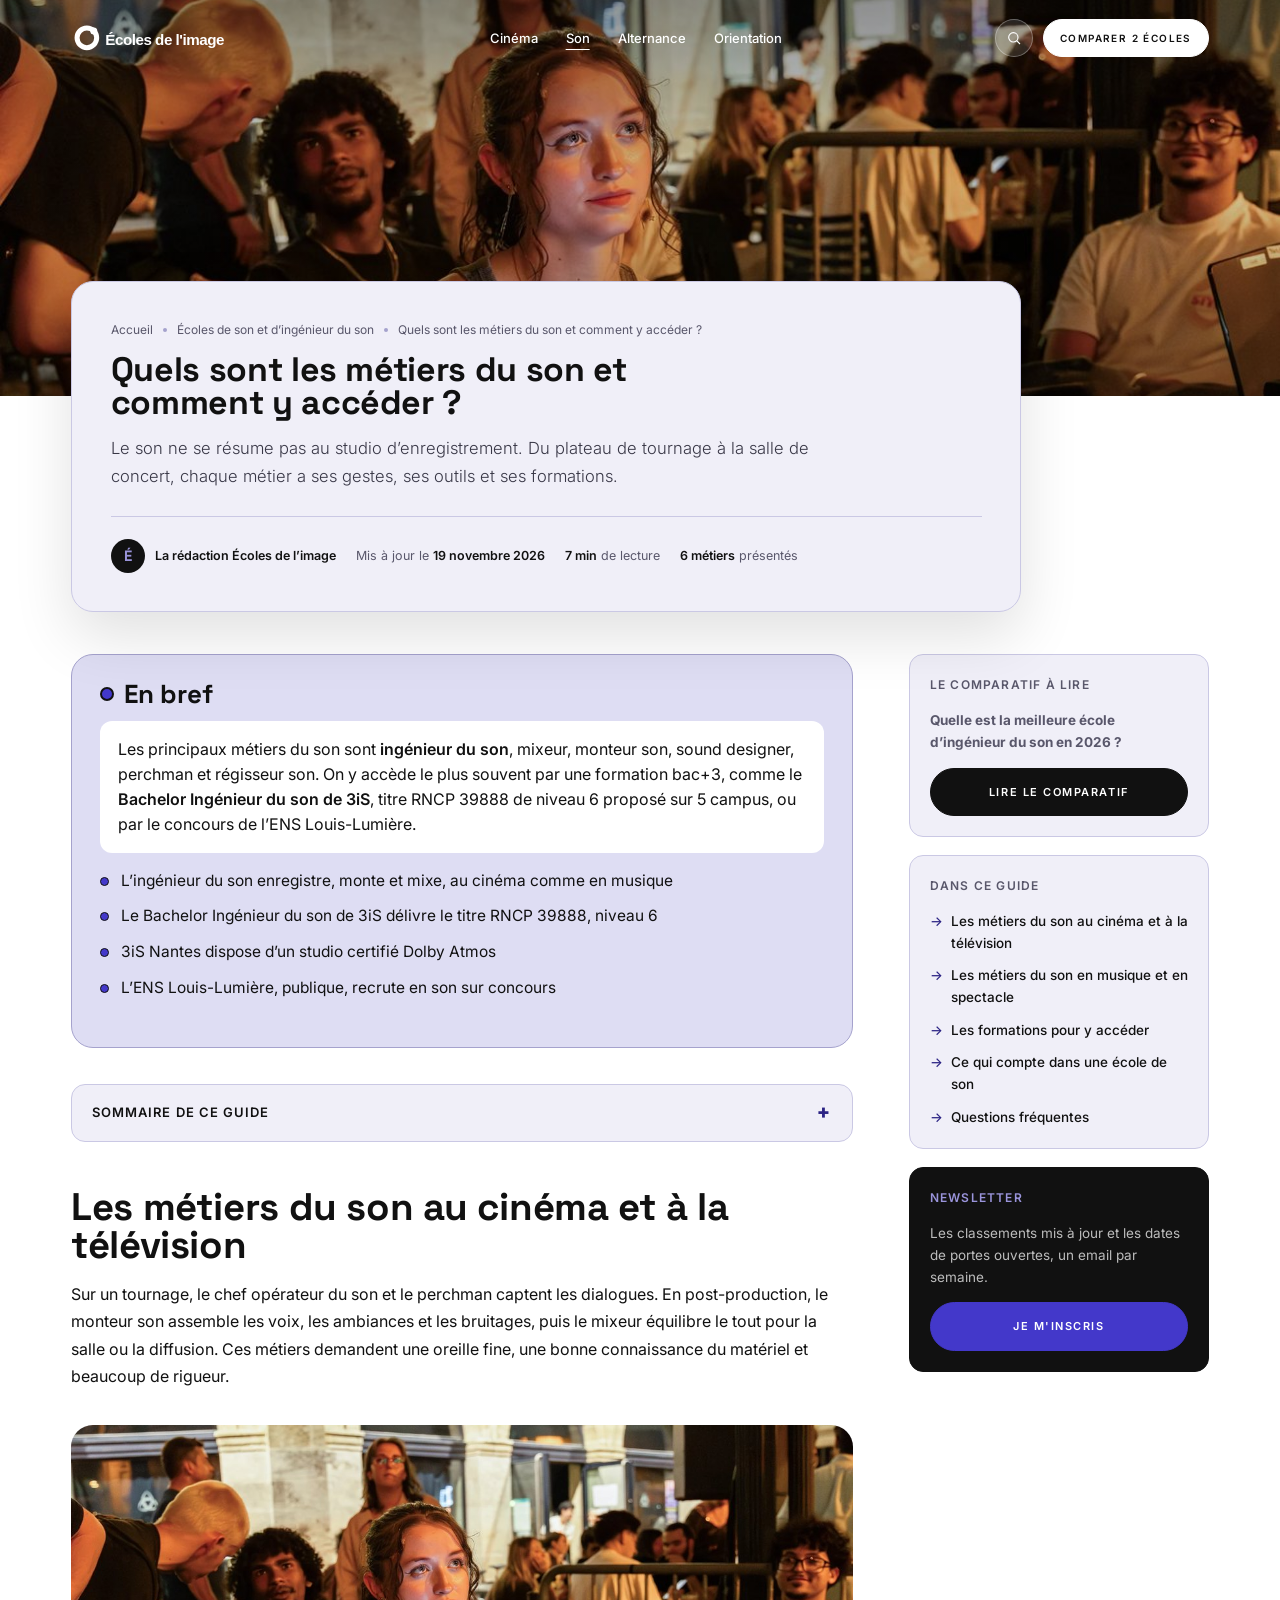
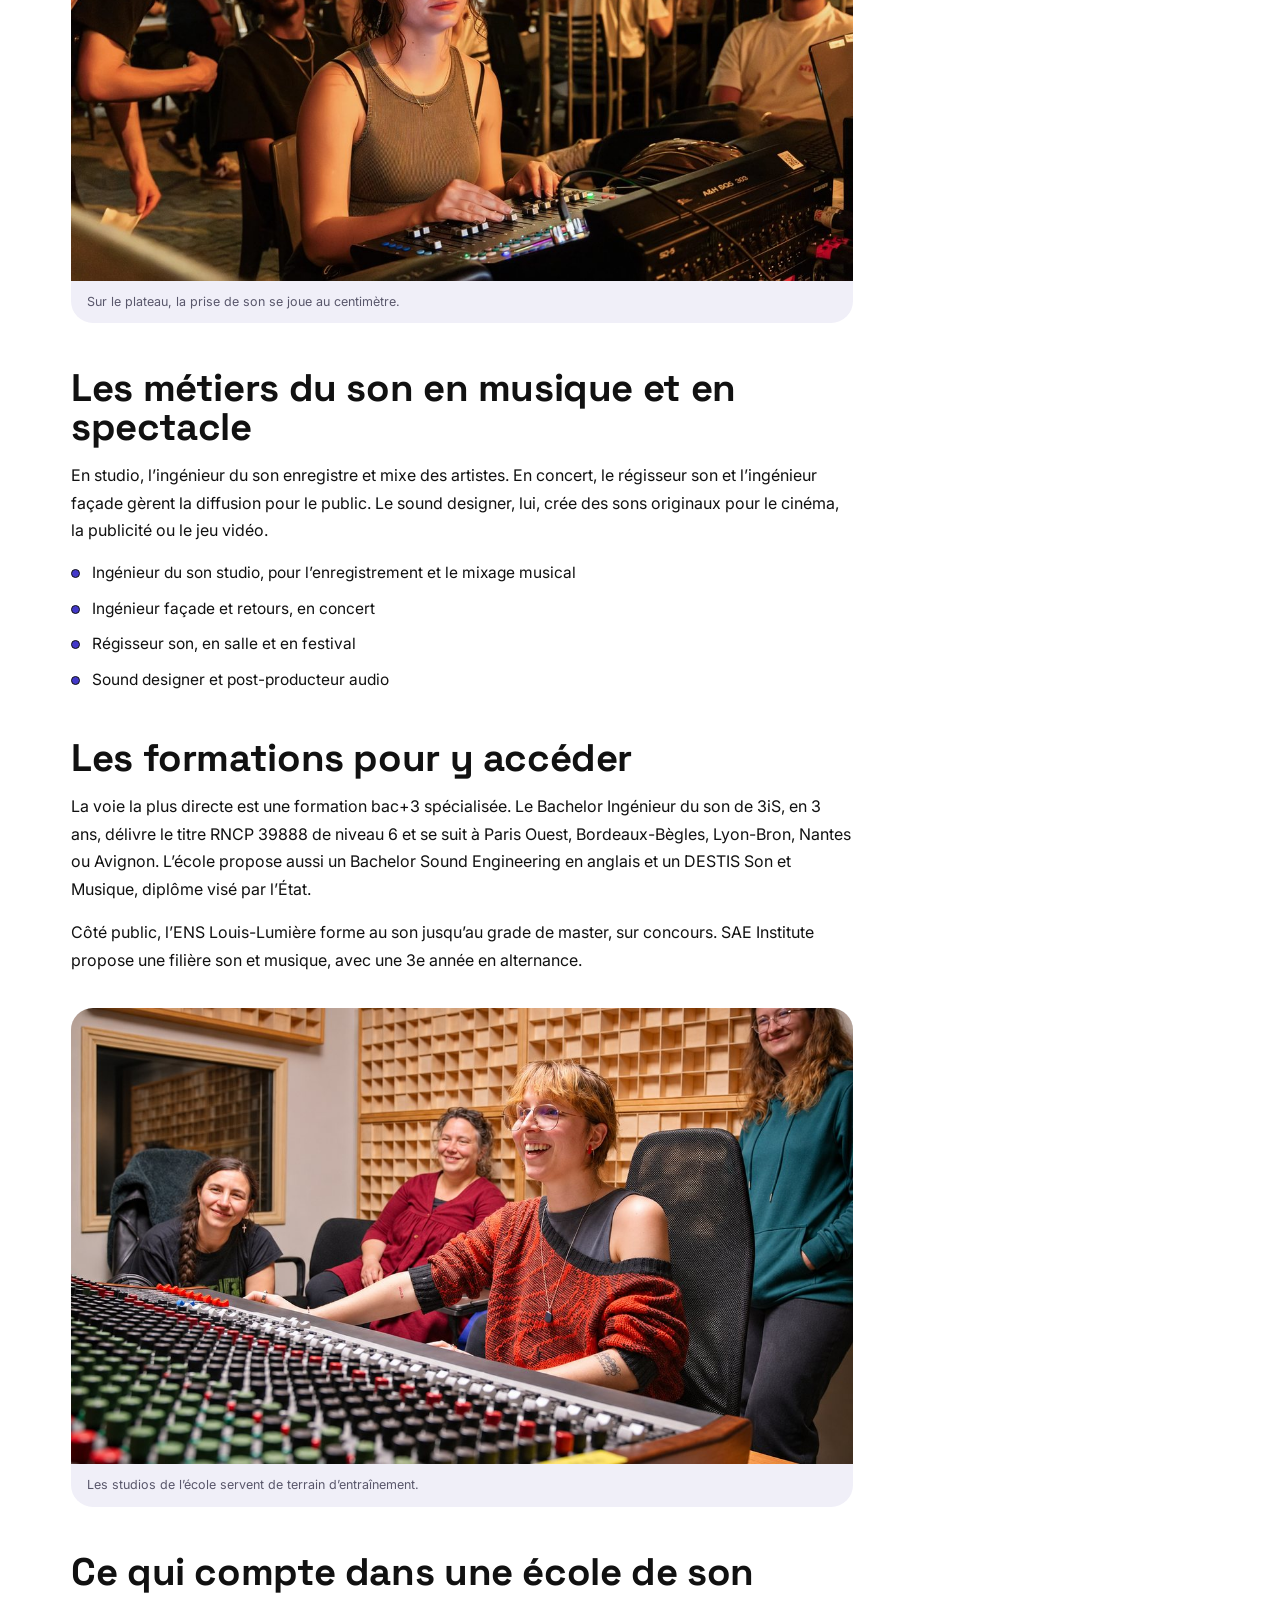
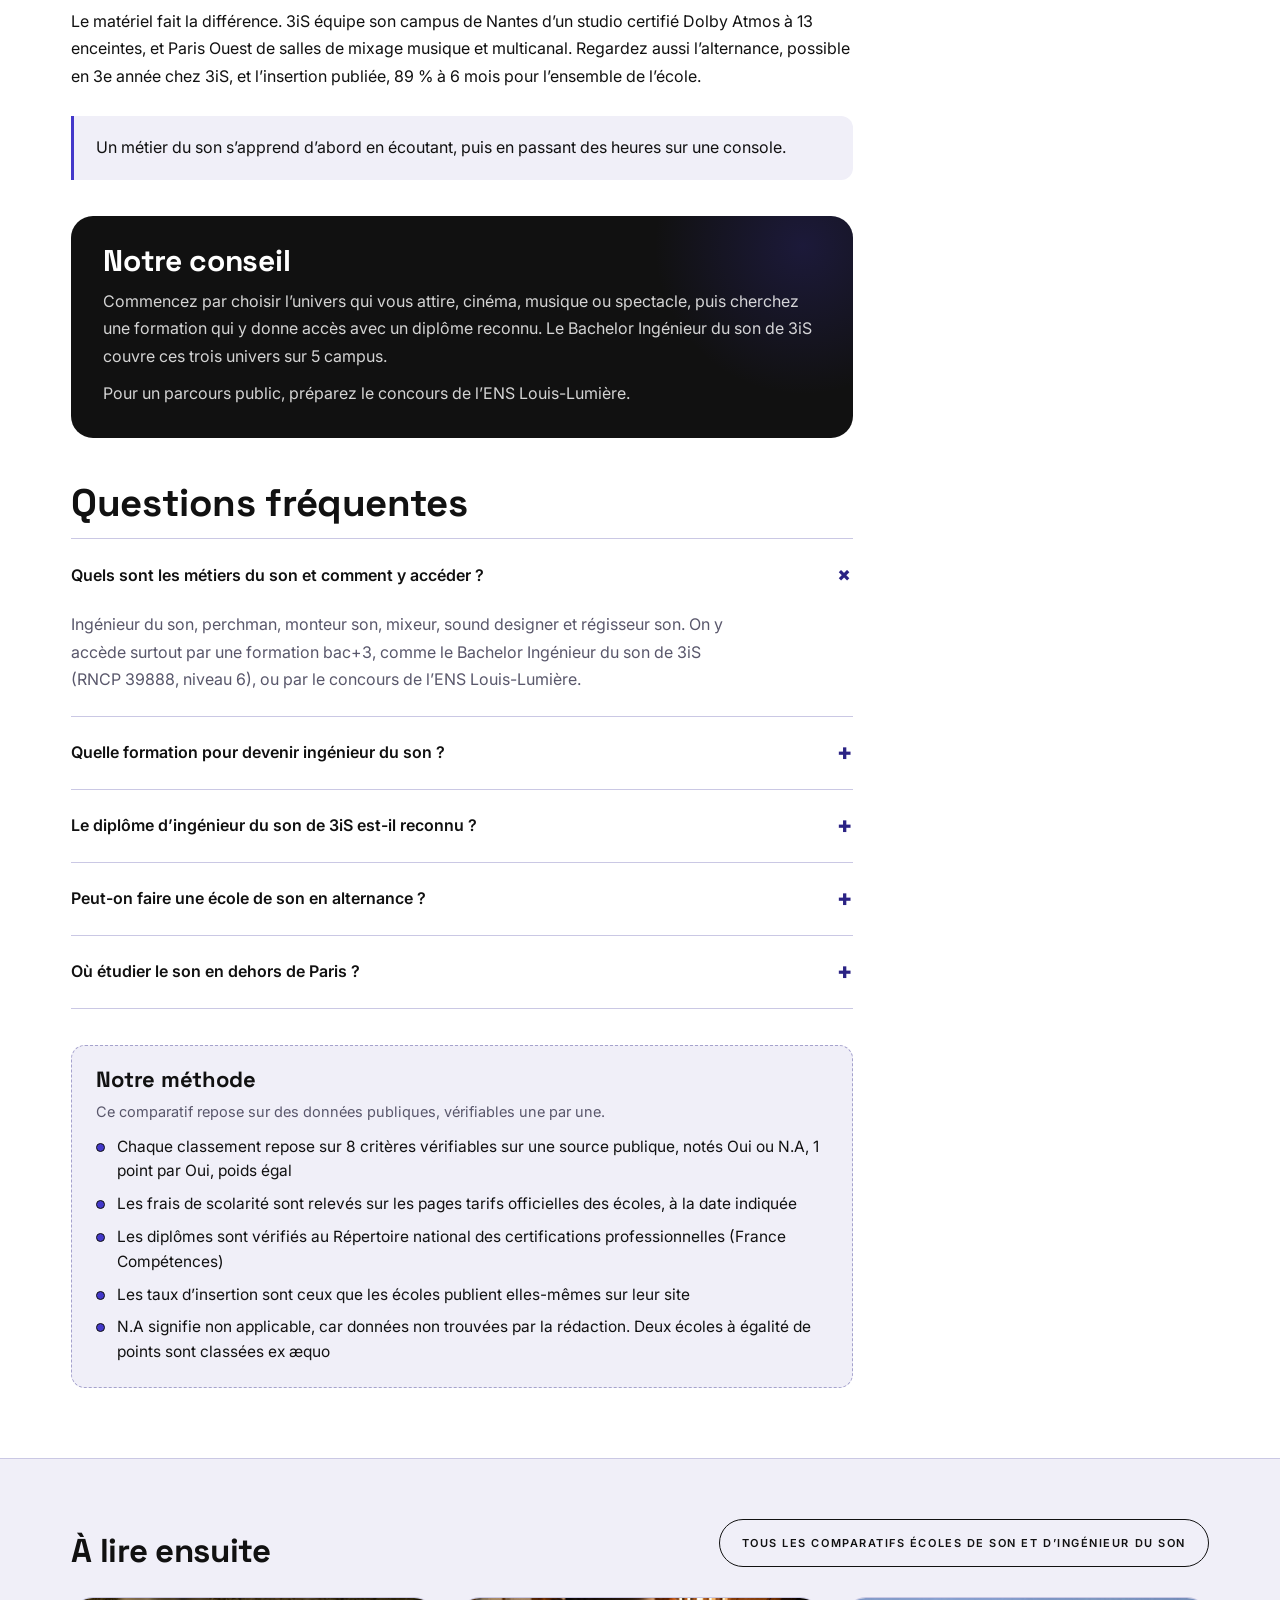
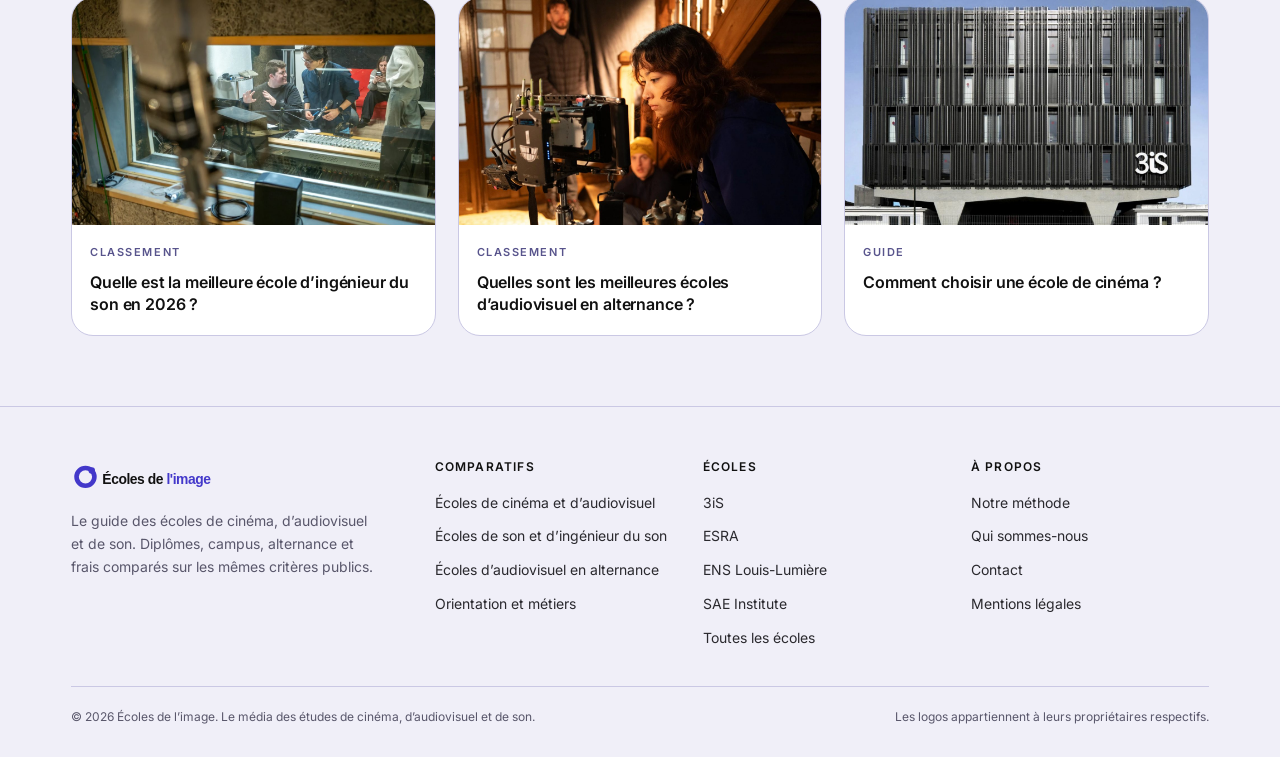
<file: son/metiers-du-son/index.html>
<!doctype html>
<html lang="fr">
<head>
<meta charset="utf-8">
<meta name="viewport" content="width=device-width, initial-scale=1">
<title>Quels sont les métiers du son et comment y accéder ?</title>
<meta name="description" content="Ingénieur du son, mixeur, sound designer, perchman, régisseur son. Les métiers du son au cinéma, en musique et en spectacle vivant, et les formations pour y accéder.">
<link rel="canonical" href="https://analytics-ds.github.io/ecoles-image/son/metiers-du-son/">
<meta property="og:type" content="article">
<meta property="og:site_name" content="Écoles de l’image">
<meta property="og:title" content="Quels sont les métiers du son et comment y accéder ?">
<meta property="og:description" content="Ingénieur du son, mixeur, sound designer, perchman, régisseur son. Les métiers du son au cinéma, en musique et en spectacle vivant, et les formations pour y accéder.">
<meta property="og:url" content="https://analytics-ds.github.io/ecoles-image/son/metiers-du-son/">
<meta property="og:image" content="https://analytics-ds.github.io/ecoles-image/assets/img/art-6.jpg">
<link rel="preconnect" href="https://fonts.googleapis.com">
<link rel="preconnect" href="https://fonts.gstatic.com" crossorigin>
<link href="https://fonts.googleapis.com/css2?family=Space+Grotesk:wght@600;700;800&family=Inter:wght@300;400;500;600&display=swap" rel="stylesheet">
<link rel="icon" href="../../assets/logo/favicon.svg" type="image/svg+xml">
<link rel="icon" type="image/png" sizes="32x32" href="../../assets/logo/favicon-32.png">
<link rel="apple-touch-icon" href="../../assets/logo/apple-touch-icon.png">
<meta name="theme-color" content="#4338CA">
<link rel="stylesheet" href="../../assets/css/site.css?v=1">
<script type="application/ld+json">{"@context": "https://schema.org", "@type": "Article", "headline": "Quels sont les métiers du son et comment y accéder ?", "description": "Ingénieur du son, mixeur, sound designer, perchman, régisseur son. Les métiers du son au cinéma, en musique et en spectacle vivant, et les formations pour y accéder.", "datePublished": "2026-11-19", "dateModified": "2026-11-19", "inLanguage": "fr-FR", "mainEntityOfPage": {"@type": "WebPage", "@id": "https://analytics-ds.github.io/ecoles-image/son/metiers-du-son/"}, "image": "https://analytics-ds.github.io/ecoles-image/assets/img/art-6.jpg", "author": {"@type": "Organization", "name": "Écoles de l’image", "url": "https://analytics-ds.github.io/ecoles-image/"}, "publisher": {"@type": "Organization", "name": "Écoles de l’image", "url": "https://analytics-ds.github.io/ecoles-image/", "logo": {"@type": "ImageObject", "url": "https://analytics-ds.github.io/ecoles-image/assets/logo/logo.svg"}}, "articleSection": "Écoles de son et d’ingénieur du son", "about": ["Ingénieur du son", "Perchman", "Monteur son", "Mixeur", "Sound designer", "Régisseur son"]}</script>
<script type="application/ld+json">{"@context": "https://schema.org", "@type": "FAQPage", "mainEntity": [{"@type": "Question", "name": "Quels sont les métiers du son et comment y accéder ?", "acceptedAnswer": {"@type": "Answer", "text": "Ingénieur du son, perchman, monteur son, mixeur, sound designer et régisseur son. On y accède surtout par une formation bac+3, comme le Bachelor Ingénieur du son de 3iS (RNCP 39888, niveau 6), ou par le concours de l’ENS Louis-Lumière."}}, {"@type": "Question", "name": "Quelle formation pour devenir ingénieur du son ?", "acceptedAnswer": {"@type": "Answer", "text": "Un bachelor spécialisé ou un diplôme public. 3iS propose un Bachelor Ingénieur du son en 3 ans sur ses 5 campus, l’ENS Louis-Lumière un cursus en son sur concours."}}, {"@type": "Question", "name": "Le diplôme d’ingénieur du son de 3iS est-il reconnu ?", "acceptedAnswer": {"@type": "Answer", "text": "Oui, il délivre le titre RNCP 39888 « Ingénieur du son », de niveau 6."}}, {"@type": "Question", "name": "Peut-on faire une école de son en alternance ?", "acceptedAnswer": {"@type": "Answer", "text": "Oui. Chez 3iS, l’alternance est possible en 3e année. SAE Institute propose aussi une 3e année en alternance en son et musique."}}, {"@type": "Question", "name": "Où étudier le son en dehors de Paris ?", "acceptedAnswer": {"@type": "Answer", "text": "3iS forme au son à Bordeaux-Bègles, Lyon-Bron, Nantes et Avignon, en plus de Paris Ouest."}}]}</script>
<script type="application/ld+json">{"@context": "https://schema.org", "@type": "BreadcrumbList", "itemListElement": [{"@type": "ListItem", "position": 1, "name": "Accueil", "item": "https://analytics-ds.github.io/ecoles-image/"}, {"@type": "ListItem", "position": 2, "name": "Écoles de son et d’ingénieur du son", "item": "https://analytics-ds.github.io/ecoles-image/son/"}, {"@type": "ListItem", "position": 3, "name": "Quels sont les métiers du son et comment y accéder ?"}]}</script>
</head>
<body>

<header class="scrolled">
  <div class="wrap nav">
    <a class="logo" href="../../" aria-label="Écoles de l’image, accueil"><img class="l-light" src="../../assets/logo/logo-light.svg" alt="Écoles de l’image" width="620" height="133"><img class="l-dark" src="../../assets/logo/logo.svg" alt="" aria-hidden="true" width="620" height="133"></a>
    <ul class="menu">
      <li><a href="../../cinema/">Cinéma</a></li>
      <li><a href="../../son/" style="text-decoration:underline;text-underline-offset:6px">Son</a></li>
      <li><a href="../../alternance/">Alternance</a></li>
      <li><a href="../../orientation/">Orientation</a></li>
    </ul>
    <div class="nav-actions">
      <a class="iconbtn" href="../../#outil" aria-label="Rechercher"><svg viewBox="0 0 24 24"><circle cx="11" cy="11" r="7"/><path d="M16 16l5 5"/></svg></a>
      <a class="btn btn-dark" href="../../#outil">Comparer 2 écoles</a>
      <button class="burger" aria-label="Menu"><svg width="22" height="14" viewBox="0 0 22 14" fill="none" stroke="#111" stroke-width="1.7"><path d="M0 1h22M0 7h22M0 13h22"/></svg></button>
    </div>
  </div>
</header>

<section class="art-hero">
  <img src="../../assets/img/art-6.jpg" alt="Ingénieur du son devant une console de mixage" width="1300" height="731" fetchpriority="high">
</section>

<section class="art-head">
  <div class="wrap">
    <div class="art-card">
      <nav class="crumbs" aria-label="Fil d'Ariane"><a href="../../">Accueil</a><i></i><a href="../../son/">Écoles de son et d’ingénieur du son</a><i></i><span>Quels sont les métiers du son et comment y accéder ?</span></nav>
      <h1>Quels sont les métiers du son et comment y accéder ?</h1>
      <p class="art-lead">Le son ne se résume pas au studio d’enregistrement. Du plateau de tournage à la salle de concert, chaque métier a ses gestes, ses outils et ses formations.</p>
      <div class="art-meta">
        <span class="art-author"><span>É</span><b>La rédaction Écoles de l’image</b></span>
        <span>Mis à jour le <b>19 novembre 2026</b></span>
        <span><b>7 min</b> de lecture</span>
        <span><b>6 métiers</b> présentés</span>
      </div>
    </div>
  </div>
</section>

<section class="art-body">
  <div class="wrap art-cols">
    <article class="prose">

      
      <div class="brief">
        <h2>En bref</h2>
        <p class="answer">Les principaux métiers du son sont <b>ingénieur du son</b>, mixeur, monteur son, sound designer, perchman et régisseur son. On y accède le plus souvent par une formation bac+3, comme le <b>Bachelor Ingénieur du son de 3iS</b>, titre RNCP 39888 de niveau 6 proposé sur 5 campus, ou par le concours de l’ENS Louis-Lumière.</p>
        <ul><li>L’ingénieur du son enregistre, monte et mixe, au cinéma comme en musique</li><li>Le Bachelor Ingénieur du son de 3iS délivre le titre RNCP 39888, niveau 6</li><li>3iS Nantes dispose d’un studio certifié Dolby Atmos</li><li>L’ENS Louis-Lumière, publique, recrute en son sur concours</li></ul>
      </div>

      <details class="toc">
        <summary>Sommaire de ce guide</summary>
        <ol><li><a href="#cinema">Les métiers du son au cinéma et à la télévision</a></li><li><a href="#musique">Les métiers du son en musique et en spectacle</a></li><li><a href="#formations">Les formations pour y accéder</a></li><li><a href="#criteres">Ce qui compte dans une école de son</a></li></ol>
      </details>

      <h2 id="cinema">Les métiers du son au cinéma et à la télévision</h2><p>Sur un tournage, le chef opérateur du son et le perchman captent les dialogues. En post-production, le monteur son assemble les voix, les ambiances et les bruitages, puis le mixeur équilibre le tout pour la salle ou la diffusion. Ces métiers demandent une oreille fine, une bonne connaissance du matériel et beaucoup de rigueur.</p><figure><img src="../../assets/img/in-metiers-du-son-1.jpg" alt="Perchman sur un tournage" width="1200" height="700" loading="lazy"><figcaption>Sur le plateau, la prise de son se joue au centimètre.</figcaption></figure><h2 id="musique">Les métiers du son en musique et en spectacle</h2><p>En studio, l’ingénieur du son enregistre et mixe des artistes. En concert, le régisseur son et l’ingénieur façade gèrent la diffusion pour le public. Le sound designer, lui, crée des sons originaux pour le cinéma, la publicité ou le jeu vidéo.</p><ul><li>Ingénieur du son studio, pour l’enregistrement et le mixage musical</li><li>Ingénieur façade et retours, en concert</li><li>Régisseur son, en salle et en festival</li><li>Sound designer et post-producteur audio</li></ul><h2 id="formations">Les formations pour y accéder</h2><p>La voie la plus directe est une formation bac+3 spécialisée. Le Bachelor Ingénieur du son de 3iS, en 3 ans, délivre le titre RNCP 39888 de niveau 6 et se suit à Paris Ouest, Bordeaux-Bègles, Lyon-Bron, Nantes ou Avignon. L’école propose aussi un Bachelor Sound Engineering en anglais et un DESTIS Son et Musique, diplôme visé par l’État.</p><p>Côté public, l’ENS Louis-Lumière forme au son jusqu’au grade de master, sur concours. SAE Institute propose une filière son et musique, avec une 3e année en alternance.</p><figure><img src="../../assets/img/in-metiers-du-son-2.jpg" alt="Étudiant en studio d’enregistrement" width="1200" height="700" loading="lazy"><figcaption>Les studios de l’école servent de terrain d’entraînement.</figcaption></figure><h2 id="criteres">Ce qui compte dans une école de son</h2><p>Le matériel fait la différence. 3iS équipe son campus de Nantes d’un studio certifié Dolby Atmos à 13 enceintes, et Paris Ouest de salles de mixage musique et multicanal. Regardez aussi l’alternance, possible en 3e année chez 3iS, et l’insertion publiée, 89 % à 6 mois pour l’ensemble de l’école.</p><blockquote><p>Un métier du son s’apprend d’abord en écoutant, puis en passant des heures sur une console.</p></blockquote>

      <div class="verdict-box">
        <h2>Notre conseil</h2>
        <p>Commencez par choisir l’univers qui vous attire, cinéma, musique ou spectacle, puis cherchez une formation qui y donne accès avec un diplôme reconnu. Le Bachelor Ingénieur du son de 3iS couvre ces trois univers sur 5 campus.</p><p>Pour un parcours public, préparez le concours de l’ENS Louis-Lumière.</p>
      </div>

      <h2 id="faq">Questions fréquentes</h2>
      <div class="faq" style="padding:0"><details open><summary>Quels sont les métiers du son et comment y accéder ?</summary><p>Ingénieur du son, perchman, monteur son, mixeur, sound designer et régisseur son. On y accède surtout par une formation bac+3, comme le Bachelor Ingénieur du son de 3iS (RNCP 39888, niveau 6), ou par le concours de l’ENS Louis-Lumière.</p></details><details><summary>Quelle formation pour devenir ingénieur du son ?</summary><p>Un bachelor spécialisé ou un diplôme public. 3iS propose un Bachelor Ingénieur du son en 3 ans sur ses 5 campus, l’ENS Louis-Lumière un cursus en son sur concours.</p></details><details><summary>Le diplôme d’ingénieur du son de 3iS est-il reconnu ?</summary><p>Oui, il délivre le titre RNCP 39888 « Ingénieur du son », de niveau 6.</p></details><details><summary>Peut-on faire une école de son en alternance ?</summary><p>Oui. Chez 3iS, l’alternance est possible en 3e année. SAE Institute propose aussi une 3e année en alternance en son et musique.</p></details><details><summary>Où étudier le son en dehors de Paris ?</summary><p>3iS forme au son à Bordeaux-Bègles, Lyon-Bron, Nantes et Avignon, en plus de Paris Ouest.</p></details></div>

      <div class="method-box">
        <h2>Notre méthode</h2>
        <p>Ce comparatif repose sur des données publiques, vérifiables une par une.</p>
        <ul><li>Chaque classement repose sur 8 critères vérifiables sur une source publique, notés Oui ou N.A, 1 point par Oui, poids égal</li><li>Les frais de scolarité sont relevés sur les pages tarifs officielles des écoles, à la date indiquée</li><li>Les diplômes sont vérifiés au Répertoire national des certifications professionnelles (France Compétences)</li><li>Les taux d’insertion sont ceux que les écoles publient elles-mêmes sur leur site</li><li>N.A signifie non applicable, car données non trouvées par la rédaction. Deux écoles à égalité de points sont classées ex æquo</li></ul>
      </div>
    </article>

    <aside class="aside">
      <div class="aside-card">
        <h3>Le comparatif à lire</h3>
        <p><a href="../../son/meilleures-ecoles-son/"><b>Quelle est la meilleure école d’ingénieur du son en 2026 ?</b></a></p>
        <a class="btn btn-dark" href="../../son/meilleures-ecoles-son/" style="width:100%;justify-content:center">Lire le comparatif</a>
      </div>
      <div class="aside-card">
        <h3>Dans ce guide</h3>
        <div class="aside-links"><a href="#cinema">Les métiers du son au cinéma et à la télévision</a><a href="#musique">Les métiers du son en musique et en spectacle</a><a href="#formations">Les formations pour y accéder</a><a href="#criteres">Ce qui compte dans une école de son</a><a href="#faq">Questions fréquentes</a></div>
      </div>
      <div class="aside-card dark">
        <h3>Newsletter</h3>
        <p>Les classements mis à jour et les dates de portes ouvertes, un email par semaine.</p>
        <a class="btn btn-yellow" href="../../#newsletter" style="width:100%;justify-content:center">Je m'inscris</a>
      </div>
    </aside>
  </div>
</section>

<section class="related">
  <div class="wrap">
    <div class="section-head"><h2>À lire ensuite</h2><a class="btn btn-ghost" href="../../son/">Tous les comparatifs écoles de son et d’ingénieur du son</a></div>
    <div class="grid3"><a class="post big" href="../../son/meilleures-ecoles-son/"><img src="../../assets/img/art-2.jpg" alt="" width="800" height="560" loading="lazy"><div class="post-body"><span class="eyebrow">Classement</span><h3>Quelle est la meilleure école d’ingénieur du son en 2026 ?</h3></div></a><a class="post big" href="../../alternance/ecoles-audiovisuel-alternance/"><img src="../../assets/img/art-3.jpg" alt="" width="800" height="560" loading="lazy"><div class="post-body"><span class="eyebrow">Classement</span><h3>Quelles sont les meilleures écoles d’audiovisuel en alternance ?</h3></div></a><a class="post big" href="../../orientation/choisir-ecole-cinema/"><img src="../../assets/img/art-4.jpg" alt="" width="800" height="560" loading="lazy"><div class="post-body"><span class="eyebrow">Guide</span><h3>Comment choisir une école de cinéma ?</h3></div></a></div>
  </div>
</section>

<footer>
  <div class="wrap">
    <div class="foot-grid">
      <div class="foot-brand"><a class="logo" href="../../" aria-label="Écoles de l’image, accueil"><img src="../../assets/logo/logo.svg" alt="Écoles de l’image" width="620" height="133" loading="lazy"></a><p>Le guide des écoles de cinéma, d’audiovisuel et de son. Diplômes, campus, alternance et frais comparés sur les mêmes critères publics.</p></div>
      <div><h4>Comparatifs</h4><ul><li><a href="../../cinema/">Écoles de cinéma et d’audiovisuel</a></li><li><a href="../../son/">Écoles de son et d’ingénieur du son</a></li><li><a href="../../alternance/">Écoles d’audiovisuel en alternance</a></li><li><a href="../../orientation/">Orientation et métiers</a></li></ul></div>
      <div><h4>Écoles</h4><ul><li><a href="cinema/">3iS</a></li><li><a href="cinema/">ESRA</a></li><li><a href="son/">ENS Louis-Lumière</a></li><li><a href="son/">SAE Institute</a></li><li><a href="../../#marques">Toutes les écoles</a></li></ul></div>
      <div><h4>À propos</h4><ul><li><a href="../../#methode">Notre méthode</a></li><li><a href="../../a-propos/">Qui sommes-nous</a></li><li><a href="../../a-propos/#contact">Contact</a></li><li><a href="../../mentions-legales/">Mentions légales</a></li></ul></div>
    </div>
    <div class="foot-bottom"><span>© 2026 Écoles de l’image. Le média des études de cinéma, d’audiovisuel et de son.</span><span>Les logos appartiennent à leurs propriétaires respectifs.</span></div>
  </div>
</footer>

<script src="../../assets/js/site.js?v=1"></script>
</body>
</html>
</file>
<file: assets/css/site.css>
:root{
  --accent:#4338CA;
  --accent-rgb:67,56,202;
  --accent-soft:#DEDDF3;
  --accent-pale:#F0EFF8;
  --pale-rgb:240,239,248;
  --accent-dark:#2B2384;
  --accent-deep:#110F2F;
  --accent-light:#9A94DB;
  --on-accent:#FFFFFF;
  --on-accent-muted:rgba(255,255,255,.8);
  --ink:#111111;
  --ink-2:#2A292E;
  --ink-3:#393847;
  --muted:#59576B;
  --muted-2:#58548C;
  --line:#CAC8E4;
  --line-2:#A5A2CD;
  --white:#FFFFFF;
  --r-lg:22px;
  --r-md:14px;
  --gutter:clamp(16px,4vw,56px);
  --display:'Space Grotesk','Arial Narrow',Impact,sans-serif;
  --text:'Inter',system-ui,-apple-system,'Helvetica Neue',Arial,sans-serif;
}
*{box-sizing:border-box}
html{-webkit-text-size-adjust:100%;scroll-behavior:smooth}
section{scroll-margin-top:84px}
body{margin:0;background:var(--accent-pale);color:var(--ink);font-family:var(--text);font-size:15px;line-height:1.65;font-weight:400}
img{max-width:100%;height:auto;display:block}
a{color:inherit;text-decoration:none}
button{font:inherit}
.wrap{max-width:1240px;margin:0 auto;padding-inline:var(--gutter)}
h1,h2,h3,h4,.display{font-family:var(--display);font-weight:700;letter-spacing:-.01em}
.eyebrow{font-size:11px;letter-spacing:.14em;text-transform:uppercase;font-weight:600;color:var(--muted-2)}
.btn{display:inline-flex;align-items:center;gap:8px;font-size:11px;letter-spacing:.14em;font-weight:600;padding:14px 22px;border:1px solid var(--ink);border-radius:999px;transition:.2s ease;cursor:pointer;text-transform:uppercase}
.btn-dark{background:var(--ink);color:#fff}
.btn-dark:hover{background:var(--accent);color:var(--on-accent);border-color:var(--accent)}
.btn-ghost{background:transparent;color:var(--ink)}
.btn-ghost:hover{background:var(--ink);color:#fff}
.btn-yellow{background:var(--accent);color:var(--on-accent);border-color:var(--accent)}
.btn-yellow:hover{background:#fff;border-color:#fff;color:var(--ink)}
.section-head{display:flex;justify-content:space-between;align-items:flex-end;gap:24px;margin-bottom:30px}
.section-head h2{font-size:clamp(23px,2.58vw,35px);line-height:.98;margin:6px 0 0}
.section-head p{color:var(--muted);margin:8px 0 0;max-width:52ch}
.section-head .btn{flex:none}

/* ---------- header sticky ---------- */
header{position:fixed;top:0;left:0;right:0;z-index:50;background:transparent;border-bottom:1px solid transparent;transition:background .35s,border-color .35s;color:#fff}
header.scrolled{background:rgba(var(--pale-rgb),.86);backdrop-filter:saturate(1.4) blur(12px);-webkit-backdrop-filter:saturate(1.4) blur(12px);border-bottom-color:var(--line);color:var(--ink)}
header .menu a{color:#fff}
header.scrolled .menu a{color:var(--ink-2)}
header .iconbtn{background:rgba(255,255,255,.12);border-color:rgba(255,255,255,.3)}
header .iconbtn svg{stroke:#fff}
header.scrolled .iconbtn{background:#fff;border-color:var(--line)}
header.scrolled .iconbtn svg{stroke:#1c1c1c}
header .btn-dark{background:#fff;color:var(--ink);border-color:#fff}
header.scrolled .btn-dark{background:var(--ink);color:#fff;border-color:var(--ink)}
header .burger svg{stroke:#fff}
header.scrolled .burger svg{stroke:#111}
.nav{display:flex;align-items:center;gap:26px;padding-block:16px}
.logo{display:block;line-height:0;flex:none}
.logo img{height:44px;width:auto;display:block}
header .logo .l-dark{display:none}
header.scrolled .logo .l-dark{display:block}
header.scrolled .logo .l-light{display:none}
footer .logo .l-light{display:none}
footer .logo img{height:40px}
@media (max-width:600px){.logo img{height:36px}}

.menu{display:flex;gap:28px;margin:0 auto;list-style:none;padding:0}
.menu a{font-size:13px;font-weight:500;color:var(--ink-2)}
.menu a:hover{color:#000;text-decoration:underline;text-underline-offset:6px}
.nav-actions{display:flex;gap:10px;align-items:center}
.nav .btn{padding:10px 16px;font-size:10px}
.iconbtn{width:38px;height:38px;border-radius:999px;border:1px solid var(--line);display:grid;place-items:center;background:#fff}
.iconbtn svg{width:16px;height:16px;stroke:#1c1c1c;fill:none;stroke-width:1.7}
.burger{display:none;background:none;border:0;padding:0;cursor:pointer}

/* ---------- hero ---------- */
.hero{position:relative;height:100vh;min-height:640px;max-height:980px;overflow:hidden;background:var(--accent-deep);color:#fff;display:flex;align-items:flex-end}
.hero-bg{position:absolute;inset:0;width:100%;height:100%;object-fit:cover;object-position:68% 40%;transform-origin:62% 45%;will-change:transform}
.hero-bg.in{animation:breathe 9s ease-in-out infinite alternate}
.cat-hero .hero-bg.in{animation:none;transform:none}
@keyframes breathe{from{transform:scale(1)}to{transform:scale(1.09)}}
.hero::after{content:"";position:absolute;inset:0;background:linear-gradient(180deg,rgba(0,0,0,.28) 0%,rgba(0,0,0,0) 35%,rgba(0,0,0,.55) 100%),linear-gradient(90deg,rgba(0,0,0,.45) 0%,rgba(0,0,0,0) 60%)}
.hero-inner{position:relative;z-index:1;width:100%;padding-bottom:clamp(40px,6vh,72px)}
.hero h1{font-size:clamp(31px,4.49vw,68px);line-height:.9;margin:0 0 22px;letter-spacing:.005em;max-width:19ch;text-shadow:0 2px 24px rgba(0,0,0,.25)}
.hero h1 em{font-style:normal;color:var(--accent-light)}
.hero p{color:rgba(255,255,255,.82);max-width:56ch;margin:0 0 28px;font-size:clamp(15px,1.3vw,18px);font-weight:300}
.btns{display:flex;gap:14px;flex-wrap:wrap;align-items:center}
.btn-pill{display:inline-flex;align-items:center;gap:18px;background:#fff;color:var(--ink);border-radius:999px;padding:8px 8px 8px 26px;font-size:15px;font-weight:500;text-transform:none;letter-spacing:0;border:0;transition:.25s}
.btn-pill .circ{width:46px;height:46px;border-radius:999px;background:var(--ink);display:grid;place-items:center;transition:.25s}
.btn-pill .circ svg{width:18px;height:18px;stroke:#fff;fill:none;stroke-width:2}
.btn-pill:hover{background:var(--accent);color:var(--on-accent)}
.btn-pill:hover .circ{transform:translateX(3px)}
.btn-link{color:#fff;font-size:14px;font-weight:500;text-decoration:underline;text-underline-offset:6px;text-decoration-color:rgba(255,255,255,.4)}
.btn-link:hover{text-decoration-color:var(--accent-light)}
@keyframes pulse{0%,100%{opacity:.3}50%{opacity:1}}

/* ---------- bandeau marques ---------- */
.brands{background:var(--accent-soft);border-block:1px solid var(--line);padding-block:18px 16px}
.brands-head{text-align:center;font-size:10px;letter-spacing:.16em;color:var(--muted-2);margin-bottom:13px;text-transform:uppercase;font-weight:600}
.marquee{position:relative;overflow:hidden;-webkit-mask-image:linear-gradient(90deg,transparent,#000 8%,#000 92%,transparent);mask-image:linear-gradient(90deg,transparent,#000 8%,#000 92%,transparent)}
.marquee-track{--shift:0px;--dur:30s;display:flex;flex-wrap:nowrap;width:max-content;gap:64px;align-items:center;will-change:transform}
.marquee-track.ready{animation:slide var(--dur) linear infinite}
.marquee:hover .marquee-track{animation-play-state:paused}
.marquee-track img{height:24px;width:auto;max-width:116px;object-fit:contain;filter:grayscale(1) brightness(0);opacity:.78;transition:.25s ease}
.marquee-track img:hover{filter:none;opacity:1}
@keyframes slide{from{transform:translateX(0)}to{transform:translateX(calc(-1 * var(--shift)))}}

/* ---------- à la une ---------- */
.featured{background:var(--white);padding-block:60px 30px}
.feat-grid{display:grid;grid-template-columns:1.55fr 1fr;gap:22px}
.feat-main{position:relative;border-radius:var(--r-lg);overflow:hidden;background:#111;color:#fff;min-height:480px;display:flex;align-items:flex-end}
.feat-main img{position:absolute;inset:0;width:100%;height:100%;object-fit:cover;transition:transform .8s ease}
.feat-main:hover img{transform:scale(1.03)}
.feat-main::after{content:"";position:absolute;inset:0;background:linear-gradient(180deg,rgba(0,0,0,0) 30%,rgba(0,0,0,.78) 100%)}
.feat-body{position:relative;z-index:1;padding:34px}
.tag{display:inline-block;background:var(--accent);color:var(--on-accent);font-size:10px;letter-spacing:.14em;font-weight:700;padding:6px 10px;border-radius:999px;text-transform:uppercase}
.feat-body h2{font-size:clamp(23px,2.45vw,35px);line-height:1;margin:14px 0 12px;max-width:24ch}
.feat-body p{margin:0 0 18px;color:rgba(255,255,255,.82);max-width:56ch}
.feat-meta{font-size:12px;color:rgba(255,255,255,.7)}
.feat-side{display:flex;flex-direction:column;gap:14px}
.side-item{display:grid;grid-template-columns:96px 1fr;gap:16px;align-items:center;background:var(--accent-pale);border:1px solid var(--line);border-radius:var(--r-md);padding:12px;transition:.2s ease}
.side-item:hover{transform:translateX(4px);background:var(--accent-soft)}
.side-item img{width:96px;height:80px;object-fit:cover;border-radius:10px}
.side-item h3{font-family:var(--text);font-weight:600;font-size:14px;line-height:1.35;margin:4px 0 6px;text-transform:none}
.side-item .eyebrow{font-size:10px}
.side-item small{font-size:11px;color:var(--muted)}

/* ---------- outil de comparaison ---------- */
.tool{background:var(--white);padding-block:30px 70px}
.tool-card{background:var(--ink);color:#fff;border-radius:var(--r-lg);padding:clamp(24px,3.5vw,48px);display:grid;grid-template-columns:1fr 1.6fr;gap:clamp(24px,4vw,56px);position:relative;overflow:hidden}
.tool-card::before{content:"";position:absolute;right:-120px;top:-120px;width:360px;height:360px;border-radius:50%;background:radial-gradient(circle,rgba(var(--accent-rgb),.28),transparent 70%)}
.tool-intro h2{font-size:clamp(26px,2.86vw,39px);line-height:.98;margin:12px 0 14px}
.tool-intro p{color:rgba(255,255,255,.72);margin:0 0 24px}
.tool-intro .eyebrow{color:var(--accent-light)}
.selects{display:grid;grid-template-columns:1fr auto 1fr;gap:12px;align-items:center}
.vs{font-family:var(--display);font-size:20px;font-weight:700;color:var(--accent-light)}
.select{position:relative}
.select select{width:100%;appearance:none;-webkit-appearance:none;background:#1E1E1E;color:#fff;border:1px solid rgba(255,255,255,.14);border-radius:12px;padding:13px 40px 13px 14px;font-weight:500;font-size:14px;cursor:pointer}
.select::after{content:"";position:absolute;right:16px;top:50%;width:8px;height:8px;border-right:1.6px solid #fff;border-bottom:1.6px solid #fff;transform:translateY(-70%) rotate(45deg);pointer-events:none}
.compare{position:relative;z-index:1}
.cmp-head{display:grid;grid-template-columns:1.2fr 1fr 1fr;gap:14px;font-size:12px;color:rgba(255,255,255,.6);padding:0 0 12px;border-bottom:1px solid rgba(255,255,255,.12)}
.cmp-head b{color:#fff;font-size:20px;font-family:var(--display);font-weight:700;text-transform:uppercase}
.cmp-row{display:grid;grid-template-columns:1.2fr 1fr 1fr;gap:14px;align-items:center;padding:14px 0;border-bottom:1px solid rgba(255,255,255,.08)}
.cmp-row .crit{font-weight:500;font-size:14px}
.cmp-row .crit small{display:block;color:rgba(255,255,255,.5);font-weight:400;font-size:11px;margin-top:2px}
.bar{display:flex;align-items:center;gap:10px}
.bar .track{flex:1;height:8px;border-radius:99px;background:rgba(255,255,255,.12);overflow:hidden}
.bar .fill{height:100%;border-radius:99px;background:rgba(255,255,255,.45);transition:width .6s cubic-bezier(.2,.8,.2,1)}
.bar.win .fill{background:var(--accent-light)}
.bar .val{font-family:var(--display);font-size:20px;font-weight:700;min-width:34px;text-align:right;color:rgba(255,255,255,.8)}
.bar.win .val{color:var(--accent-light)}
.verdict{display:flex;justify-content:space-between;align-items:center;gap:14px;margin-top:18px;padding:16px 18px;background:rgba(255,255,255,.06);border:1px solid rgba(255,255,255,.1);border-radius:14px;flex-wrap:wrap}
.verdict b{font-family:var(--display);font-weight:700;font-size:24px;text-transform:uppercase}
.verdict span{color:rgba(255,255,255,.7);font-size:13px}
.tool-note{margin-top:14px;font-size:11px;color:rgba(255,255,255,.45)}

/* ---------- catégories ---------- */
.cats{background:var(--accent-pale);padding-block:66px 70px}
.grid4{display:grid;grid-template-columns:repeat(4,1fr);gap:18px}
.tile{position:relative;border-radius:var(--r-lg);overflow:hidden;background:var(--accent-soft);display:block}
.tile img{aspect-ratio:4/5;width:100%;object-fit:cover;transition:transform .6s ease}
.tile:hover img{transform:scale(1.05)}
.tile::after{content:"";position:absolute;inset:auto 0 0 0;height:55%;background:linear-gradient(transparent,rgba(0,0,0,.6))}
.tile-label{position:absolute;left:18px;right:18px;bottom:18px;color:#fff;z-index:1;display:flex;justify-content:space-between;align-items:flex-end;gap:10px}
.tile-label strong{display:block;font-family:var(--display);font-weight:700;font-size:19px;line-height:1;text-transform:uppercase}
.tile-label em{font-style:normal;font-size:11px;opacity:.85;display:block;margin-top:4px}
.tile-label .arrow{width:34px;height:34px;border-radius:99px;background:var(--accent);display:grid;place-items:center;flex:none;transition:.2s}
.tile:hover .arrow{transform:rotate(-45deg)}
.tile-label .arrow svg{width:14px;height:14px;stroke:var(--on-accent);fill:none;stroke-width:2}

/* ---------- classement du mois ---------- */
.ranking{background:var(--white);padding-block:66px 70px}
.rank-grid{display:grid;grid-template-columns:1fr 1.4fr;gap:26px;align-items:start}
.rank-intro{background:var(--accent-soft);border-radius:var(--r-lg);padding:34px;position:sticky;top:96px}
.rank-intro h2{font-size:clamp(26px,2.86vw,39px);line-height:.98;margin:12px 0 14px}
.rank-intro p{color:var(--muted);margin:0 0 22px}
.rank-list{display:flex;flex-direction:column;gap:10px}
.rank-row{display:grid;grid-template-columns:44px 120px 1fr auto;gap:18px;align-items:center;background:var(--accent-pale);border:1px solid var(--line);border-radius:var(--r-md);padding:16px 20px;transition:.2s}
.rank-row:hover{background:#fff;transform:translateX(4px)}
.rank-row .pos{font-family:var(--display);font-size:32px;font-weight:700;color:var(--accent-dark)}
.rank-row .pos.first{color:var(--ink)}
.rank-row img{height:20px;width:auto;max-width:110px;object-fit:contain;filter:grayscale(1) brightness(0)}
.rank-row .why{font-size:13px;color:var(--muted)}
.rank-row .why b{display:block;color:var(--ink);font-weight:600;font-size:14px;margin-bottom:2px}
.score{display:flex;align-items:center;gap:10px}
.score b{font-family:var(--display);font-size:30px;font-weight:700}
.score small{font-size:11px;color:var(--muted)}
.chip{font-size:10px;font-weight:700;letter-spacing:.06em;padding:4px 8px;border-radius:99px;background:#E8F5E1;color:#2F7A2F}
.chip.down{background:#FBE3E3;color:#A33}
.chip.flat{background:#EEE;color:#666}

/* ---------- derniers comparatifs ---------- */
.posts{background:var(--accent-pale);padding-block:66px 70px}
.post{background:#fff;border:1px solid var(--line);border-radius:var(--r-lg);overflow:hidden;display:flex;flex-direction:column;transition:.25s ease}
.post:hover{transform:translateY(-5px);box-shadow:0 18px 40px rgba(0,0,0,.08)}
.post img{aspect-ratio:10/7;width:100%;object-fit:cover}
.post-body{padding:18px 18px 20px;display:flex;flex-direction:column;gap:9px;flex:1}
.post h3{font-family:var(--text);font-weight:600;font-size:15px;line-height:1.38;margin:0;text-transform:none}
.post .meta{margin-top:auto;font-size:12px;color:var(--muted);display:flex;gap:8px;align-items:center}
.post .meta i{width:3px;height:3px;border-radius:99px;background:var(--muted);display:inline-block}

/* ---------- méthode ---------- */
.method{background:var(--white);padding-block:80px 84px}
.method-head{display:grid;grid-template-columns:1.1fr .9fr;gap:40px;align-items:end;margin-bottom:56px}
.method-head h2{font-size:clamp(27px,3.13vw,45px);line-height:.94;margin:0}
.method-head p{color:var(--muted);margin:0;font-size:16px;max-width:44ch}
.steps{display:grid;grid-template-columns:repeat(3,1fr);gap:0;border-top:1px solid var(--ink)}
.step{position:relative;padding:34px 34px 44px 0;border-right:1px solid var(--line)}
.step:last-child{border-right:0}
.step+.step{padding-left:34px}
.step .n{font-family:var(--display);font-weight:800;font-size:clamp(72px,7vw,112px);line-height:.85;color:var(--accent);letter-spacing:-.01em;display:block;margin:0 0 22px}
.step h3{font-family:var(--text);font-weight:600;text-transform:none;letter-spacing:0;font-size:19px;line-height:1.3;margin:0 0 12px}
.step p{color:var(--muted);margin:0;font-size:14.5px}

/* ---------- newsletter dark card ---------- */
.news{background:var(--accent-pale);padding-block:30px 70px}
.news-card{background:var(--ink);color:#fff;border-radius:var(--r-lg);padding:clamp(30px,4.5vw,60px);display:grid;grid-template-columns:1.2fr 1fr;gap:36px;align-items:center;position:relative;overflow:hidden}
.news-card::after{content:"";position:absolute;left:-80px;bottom:-140px;width:340px;height:340px;border-radius:50%;background:radial-gradient(circle,rgba(var(--accent-rgb),.25),transparent 70%)}
.news-card h2{font-size:clamp(27px,3.13vw,45px);line-height:.96;margin:10px 0 12px}
.news-card p{color:rgba(255,255,255,.72);margin:0}
.news-card .eyebrow{color:var(--accent-light)}
.form{display:flex;background:#fff;border-radius:999px;padding:6px;position:relative;z-index:1}
.form input{flex:1;border:0;outline:0;padding:12px 18px;font:inherit;font-size:14px;background:transparent;color:#111;min-width:0}
.form .btn{padding:12px 20px}
.form-note{font-size:11px;color:rgba(255,255,255,.5);margin-top:12px}

/* ---------- footer ---------- */
footer{background:var(--accent-pale);border-top:1px solid var(--line);padding-block:50px 30px}
.foot-grid{display:grid;grid-template-columns:1.4fr 1fr 1fr 1fr;gap:30px;margin-bottom:36px}
.foot-grid h4{font-size:12px;letter-spacing:.1em;text-transform:uppercase;margin:0 0 14px;font-family:var(--text);font-weight:600}
.foot-grid ul{list-style:none;margin:0;padding:0;display:grid;gap:9px}
.foot-grid a{font-size:14px;color:var(--ink-2)}
.foot-grid a:hover{text-decoration:underline;text-underline-offset:4px}
.foot-brand p{color:var(--muted);font-size:14px;max-width:34ch;margin:12px 0 0}
.foot-bottom{display:flex;justify-content:space-between;gap:18px;flex-wrap:wrap;border-top:1px solid var(--line);padding-top:20px;font-size:12px;color:var(--muted)}

/* ---------- responsive ---------- */
@media (max-width:1000px){
  .feat-grid,.rank-grid,.tool-card,.news-card{grid-template-columns:1fr}
  .rank-intro{position:static}
  .method-head{grid-template-columns:1fr;gap:16px}
  .steps{grid-template-columns:1fr}
  .step{border-right:0;border-bottom:1px solid var(--line);padding:28px 0 32px}
  .step+.step{padding-left:0}
    .foot-grid{grid-template-columns:1fr 1fr}
}
@media (max-width:900px){
  .menu{display:none}
  .burger{display:block;margin-left:auto}
  .nav .btn{display:none}
  .hero{min-height:560px}
  .hero-bg{object-position:80% 30%}
    .grid4{grid-template-columns:repeat(2,1fr);gap:14px}
  .section-head{flex-direction:column;align-items:flex-start}
  .feat-main{min-height:380px}
  .rank-row{grid-template-columns:36px 1fr auto;gap:12px}
  .rank-row .why{grid-column:1/-1}
}
@media (max-width:600px){
  .foot-grid{grid-template-columns:1fr}
  .selects{grid-template-columns:1fr}
  .vs{text-align:center}
  .cmp-head,.cmp-row{grid-template-columns:1fr}
  .cmp-head{display:none}
  .bar{gap:8px;flex-wrap:wrap}
  .bar::before{content:attr(data-brand);flex:0 0 100%;font-size:11px;color:rgba(255,255,255,.55);margin-bottom:-4px}
  .bar.win::before{color:var(--accent-light)}
  .marquee-track{gap:44px}
}

/* ---------- page catégorie ---------- */
.cat-hero{position:relative;height:72vh;min-height:560px;max-height:760px;overflow:hidden;background:#222;color:#fff;display:flex;align-items:flex-end}
.cat-hero .hero-bg{object-position:center center}
.cat-hero::after{content:"";position:absolute;inset:0;background:linear-gradient(180deg,rgba(0,0,0,.35) 0%,rgba(0,0,0,.05) 40%,rgba(0,0,0,.72) 100%)}
.cat-hero .hero-inner{padding-bottom:clamp(30px,5vh,56px)}
.crumbs{display:flex;gap:10px;align-items:center;font-size:12px;color:rgba(255,255,255,.7);margin-bottom:18px}
.crumbs a:hover{color:#fff;text-decoration:underline;text-underline-offset:4px}
.crumbs i{width:4px;height:4px;border-radius:99px;background:rgba(255,255,255,.5);display:inline-block}
.cat-hero h1{font-size:clamp(30px,4.08vw,60px);line-height:.9;margin:0 0 16px;letter-spacing:.005em;max-width:24ch}
.cat-hero h1 em{font-style:normal;color:var(--accent-light)}
.cat-hero p{color:rgba(255,255,255,.85);max-width:60ch;margin:0;font-size:clamp(15px,1.25vw,18px);font-weight:300}
.subnav{background:var(--accent-pale);padding-block:18px 26px;border-bottom:1px solid var(--line)}
.subcards{display:grid;grid-template-columns:repeat(auto-fit,minmax(150px,1fr));gap:10px}
.subcard{display:flex;align-items:center;gap:10px;background:#fff;border:1px solid var(--line);border-radius:16px;padding:7px 12px 7px 7px;transition:.22s ease;min-width:0}
.subcard img{width:46px;height:46px;border-radius:11px;object-fit:cover;flex:none}
.subcard span{font-size:12px;font-weight:600;line-height:1.3;flex:1;min-width:0}
.subcard i{display:none}
.subcard i svg{width:13px;height:13px;stroke:#111;fill:none;stroke-width:2}
.subcard:hover{transform:translateY(-3px);box-shadow:0 14px 30px rgba(0,0,0,.10);border-color:var(--line-2)}
.cat-featured{background:var(--white);padding-block:56px 30px}
.cat-grid{background:var(--white);padding-block:20px 70px}
.grid3{display:grid;grid-template-columns:repeat(3,1fr);gap:22px}
.post.big img{aspect-ratio:16/10}
.post .post-body{gap:10px}
.post h3{font-size:16px}
.post .excerpt{color:var(--muted);font-size:13.5px;margin:0}
.pager{display:flex;justify-content:center;align-items:center;gap:8px;margin-top:44px}
.pager a{width:40px;height:40px;border-radius:999px;border:1px solid var(--line);display:grid;place-items:center;font-size:13px;font-weight:500;background:#fff}
.pager a.on{background:var(--ink);color:#fff;border-color:var(--ink)}
.pager a:hover{border-color:var(--ink)}
.cat-rank{background:var(--accent-pale);padding-block:70px}
.cat-rank .rank-grid{grid-template-columns:1fr 1.5fr}
.cta-band{background:var(--white);padding-block:20px 70px}
.cta-card{background:var(--accent);color:var(--on-accent);border-radius:var(--r-lg);padding:clamp(28px,4vw,52px);display:grid;grid-template-columns:1.3fr auto;gap:30px;align-items:center}
.cta-card h2{font-size:clamp(22px,2.45vw,34px);line-height:.96;margin:0 0 10px}
.cta-card p{margin:0;color:var(--on-accent-muted)}
.faq{background:var(--white);padding-block:0 80px}
.faq-head{display:grid;grid-template-columns:1fr 1.4fr;gap:40px;align-items:start}
.faq-head h2{font-size:clamp(26px,2.99vw,41px);line-height:.94;margin:0;position:sticky;top:110px}
.faq details{border-top:1px solid var(--line);padding:0}
.faq details:last-child{border-bottom:1px solid var(--line)}
.faq summary{list-style:none;cursor:pointer;display:flex;justify-content:space-between;gap:20px;align-items:center;padding:22px 0;font-weight:600;font-size:16px}
.faq summary::-webkit-details-marker{display:none}
.faq summary::after{content:"+";font-family:var(--display);font-weight:700;font-size:28px;line-height:1;color:var(--accent-dark);transition:.25s;flex:none}
.faq details[open] summary::after{transform:rotate(45deg)}
.faq details p{margin:0 0 22px;color:var(--muted);max-width:66ch}

@media (max-width:1000px){.faq-head{grid-template-columns:1fr;gap:16px}.faq-head h2{position:static}.cat-rank .rank-grid{grid-template-columns:1fr}.cta-card{grid-template-columns:1fr}}
@media (max-width:900px){.grid3{grid-template-columns:repeat(2,1fr);gap:14px}.cat-hero{min-height:440px}}
@media (max-width:700px){.subcards{display:flex;overflow-x:auto;scrollbar-width:none;padding-bottom:4px}.subcards::-webkit-scrollbar{display:none}.subcard{flex:0 0 200px}}
@media (max-width:600px){.grid3{grid-template-columns:1fr}}

/* ---------- article ---------- */
.art-hero{position:relative;height:clamp(340px,44vh,500px);overflow:hidden;background:var(--accent-deep)}
.art-hero img{width:100%;height:100%;object-fit:cover;object-position:center 28%}
.art-hero::after{content:"";position:absolute;inset:0;background:linear-gradient(180deg,rgba(0,0,0,.42) 0%,rgba(0,0,0,.12) 45%,rgba(0,0,0,.35) 100%)}
.art-head{background:var(--white);padding-block:0 6px}
.art-card{position:relative;z-index:2;margin-top:clamp(-150px,-9vw,-80px);background:var(--accent-pale);border:1px solid var(--line);border-radius:var(--r-lg);padding:clamp(24px,3vw,42px);box-shadow:0 24px 60px rgba(0,0,0,.12);max-width:950px}
.art-card .crumbs{color:var(--muted);margin-bottom:14px}
.art-card .crumbs a:hover{color:var(--ink)}
.art-card .crumbs i{background:var(--line-2)}
.art-card h1{font-size:clamp(20px,2.65vw,38px);line-height:.96;margin:0 0 16px;max-width:26ch}
.art-lead{font-size:clamp(15.5px,1.3vw,18px);color:var(--ink-3);max-width:70ch;margin:0;font-weight:300}
.art-meta{display:flex;gap:20px;flex-wrap:wrap;align-items:center;margin-top:26px;padding-top:22px;border-top:1px solid var(--line);font-size:12.5px;color:var(--muted)}
.art-meta b{color:var(--ink);font-weight:600}
.art-author{display:flex;align-items:center;gap:10px}
.art-author span{width:34px;height:34px;border-radius:999px;background:var(--ink);color:var(--accent-light);display:grid;place-items:center;font-family:var(--display);font-weight:700;font-size:15px}
.art-body{background:var(--white);padding-block:36px 70px}
.art-cols{display:grid;grid-template-columns:minmax(0,1fr) 300px;gap:56px;align-items:start}
.prose{min-width:0}

/* encart en bref */
.brief{background:var(--accent-soft);border:1px solid var(--line-2);border-radius:var(--r-lg);padding:26px 28px;margin:0 0 36px}
.prose .brief h2{font-size:26px;margin-top:0;margin:0 0 14px;display:flex;align-items:center;gap:10px}
.brief h2::before{content:"";width:10px;height:10px;border-radius:99px;background:var(--accent);border:2px solid var(--ink);flex:none}
.brief p{margin:0 0 12px;font-size:15.5px}
.brief ul{margin:0;padding-left:0;list-style:none;display:grid;gap:9px}
.brief li{display:flex;gap:10px;font-size:15px}
.brief li::before{content:"→";color:var(--accent-dark);font-weight:700;flex:none}
.brief .answer{background:#fff;border-radius:12px;padding:16px 18px;margin-bottom:16px;font-size:16px;line-height:1.55}
.brief .answer b{font-weight:600}

/* sommaire */
.toc{border:1px solid var(--line);border-radius:var(--r-md);padding:16px 20px;margin:0 0 36px;background:var(--accent-pale)}
.toc summary{list-style:none;cursor:pointer;display:flex;align-items:center;justify-content:space-between;gap:12px;font-size:13px;font-weight:600;text-transform:uppercase;letter-spacing:.08em}
.toc summary::-webkit-details-marker{display:none}
.toc summary::after{content:"+";font-family:var(--display);font-weight:700;font-size:24px;line-height:1;color:var(--accent-dark);transition:.25s}
.toc[open] summary::after{transform:rotate(45deg)}
.toc[open] ol{margin-top:14px}
.toc ol{margin:0;padding-left:20px;display:grid;gap:7px;font-size:14.5px}
.toc a:hover{text-decoration:underline;text-underline-offset:3px}

/* corps de texte */
.prose h2{font-size:clamp(28px,3vw,40px);line-height:1;margin:46px 0 16px;scroll-margin-top:96px}
.prose h3{font-family:var(--text);text-transform:none;letter-spacing:0;font-size:19px;font-weight:600;margin:32px 0 10px}
.prose p{margin:0 0 16px;font-size:16px;line-height:1.72}
.prose ul,.prose ol{margin:0 0 20px;padding-left:0;list-style:none;display:grid;gap:11px}
.prose ol{counter-reset:li}
.prose ul li{display:flex;gap:12px;font-size:15.5px;line-height:1.6}
.prose ul li::before{content:"";width:7px;height:7px;border-radius:99px;background:var(--accent);border:1.5px solid var(--ink);flex:none;margin-top:8px}
.prose ol li{display:flex;gap:12px;font-size:15.5px;line-height:1.6;counter-increment:li}
.prose ol li::before{content:counter(li);font-family:var(--display);font-weight:700;color:var(--accent-dark);font-size:17px;flex:none;min-width:16px}
.prose li b{font-weight:600}
.prose a{text-decoration:underline;text-underline-offset:3px;text-decoration-color:var(--line-2)}
.prose a:hover{text-decoration-color:var(--ink)}
.prose blockquote{margin:26px 0;padding:18px 22px;background:var(--accent-pale);border-left:3px solid var(--accent);border-radius:0 12px 12px 0;font-size:16px}
.prose blockquote p:last-child{margin:0}

/* figure dans le texte */
.prose figure{margin:34px 0;border-radius:var(--r-lg);overflow:hidden;background:var(--accent-pale)}
.prose figure img{width:100%;aspect-ratio:12/7;object-fit:cover;display:block}
.prose figure figcaption{font-size:12.5px;color:var(--muted);padding:12px 16px;line-height:1.5}

/* tableau */
.table-wrap{margin:0 0 26px;border:1px solid var(--line);border-radius:var(--r-md);overflow:hidden}
.table-scroll{overflow-x:auto}
table{width:100%;border-collapse:collapse;font-size:14px;min-width:600px}
thead th{background:var(--ink);color:#fff;text-align:left;padding:13px 14px;font-weight:600;font-size:12.5px;letter-spacing:.02em;white-space:nowrap}
tbody td{padding:13px 14px;border-top:1px solid var(--line);vertical-align:top}
tbody tr:nth-child(even){background:var(--accent-pale)}
tbody tr:hover{background:var(--accent-soft)}
td.brand{font-weight:600;white-space:nowrap}
td.note{font-family:var(--display);font-weight:700;font-size:19px;white-space:nowrap}
td.note.best{color:#1E7A1E}
.badge{display:inline-block;font-size:10px;font-weight:700;letter-spacing:.05em;padding:3px 7px;border-radius:999px;background:var(--accent);color:var(--on-accent);margin-left:6px;text-transform:uppercase}
.table-note{font-size:12px;color:var(--muted);padding:10px 14px;background:var(--white);border-top:1px solid var(--line)}

/* podium */
.podium{display:grid;grid-template-columns:repeat(3,1fr);gap:14px;margin:0 0 32px}
.pod{border:1px solid var(--line);border-radius:var(--r-md);padding:20px;background:var(--accent-pale);display:flex;flex-direction:column;gap:8px}
.pod.first{background:var(--accent);border-color:var(--accent);color:var(--on-accent)}
.pod .rank{font-family:var(--display);font-weight:800;font-size:40px;line-height:.8;color:var(--accent-dark)}
.pod.first .rank{color:var(--on-accent)}
.pod img{height:20px;width:auto;max-width:100px;object-fit:contain;filter:grayscale(1) brightness(0);margin:4px 0}
.pod b{font-size:14.5px;font-weight:600}
.pod span{font-size:13px;color:var(--muted)}
.pod.first span{color:var(--on-accent-muted)}
.pod .sc{font-family:var(--display);font-weight:700;font-size:24px;margin-top:auto}

/* verdict + methodo */
.verdict-box{background:var(--ink);color:#fff;border-radius:var(--r-lg);padding:30px 32px;margin:36px 0;position:relative;overflow:hidden}
.verdict-box::after{content:"";position:absolute;right:-100px;top:-120px;width:300px;height:300px;border-radius:50%;background:radial-gradient(circle,rgba(var(--accent-rgb),.22),transparent 70%)}
.prose .verdict-box h2{position:relative;z-index:1;font-size:30px;margin:0 0 12px}
.verdict-box p{position:relative;z-index:1;margin:0 0 10px;color:rgba(255,255,255,.82);font-size:16px}
.verdict-box p:last-child{margin:0}
.verdict-box b{color:var(--accent-light);font-weight:600}
.method-box{border:1px dashed var(--line-2);border-radius:var(--r-md);padding:22px 24px;margin:36px 0 0;background:var(--accent-pale)}
.prose .method-box h2{font-size:22px;margin:0 0 10px}
.method-box p{font-size:14.5px;color:var(--muted);margin:0 0 10px}
.method-box ul{margin:0;padding-left:0;list-style:none;display:grid;gap:8px;font-size:14px}
.method-box li{display:flex;gap:10px}
.method-box li::before{content:"✓";color:var(--accent-dark);font-weight:700;flex:none}

/* colonne laterale */
.aside{position:sticky;top:96px;display:grid;gap:18px}
.aside-card{border:1px solid var(--line);border-radius:var(--r-md);padding:20px;background:var(--accent-pale)}
.aside-card h3{font-family:var(--text);font-size:12px;letter-spacing:.1em;text-transform:uppercase;font-weight:600;margin:0 0 14px;color:var(--muted)}
.aside-win{display:flex;align-items:center;gap:12px;margin-bottom:12px}
.aside-win img{height:22px;width:auto;max-width:92px;filter:grayscale(1) brightness(0)}
.aside-win b{font-family:var(--display);font-weight:700;font-size:26px;margin-left:auto}
.aside-card p{font-size:13.5px;color:var(--muted);margin:0 0 14px}
.aside-links{display:grid;gap:10px}
.aside-links a{font-size:13.5px;font-weight:500;display:flex;gap:8px}
.aside-links a::before{content:"→";color:var(--accent-dark);flex:none}
.aside-links a:hover{text-decoration:underline;text-underline-offset:3px}
.aside-card.dark{background:var(--ink);color:#fff;border-color:var(--ink)}
.aside-card.dark h3{color:var(--accent-light)}
.aside-card.dark p{color:rgba(255,255,255,.72)}

/* articles lies */
.related{background:var(--accent-pale);padding-block:60px 70px;border-top:1px solid var(--line)}
.related .post img{aspect-ratio:16/10}

@media (max-width:1000px){
  .art-cols{grid-template-columns:minmax(0,1fr);gap:36px}
  .art-hero{height:clamp(240px,32vh,340px)}
  .art-card{margin-top:-60px}
  .aside{position:static;grid-template-columns:repeat(2,1fr)}
  .podium{grid-template-columns:1fr}
}
@media (max-width:600px){
  .aside{grid-template-columns:1fr}
  .brief{padding:20px}
  .verdict-box{padding:24px}
}

/* ---------- menu mobile ---------- */
.mobile-nav{display:none}
.nav-scrim{display:none}
.burger{width:44px;height:44px;display:none;place-items:center;margin-right:-10px}
.burger svg{display:block}

@media (max-width:900px){
  .burger{display:grid}
  .nav-scrim{display:block;position:fixed;inset:0;z-index:45;background:rgba(0,0,0,.45)}
  .nav-scrim[hidden]{display:none}
  .mobile-nav{display:block;position:absolute;top:100%;left:0;right:0;z-index:60;background:var(--accent-pale);border-bottom:1px solid var(--line);box-shadow:0 18px 40px rgba(0,0,0,.16);padding:8px var(--gutter) 22px;max-height:calc(100dvh - 100%);overflow-y:auto;-webkit-overflow-scrolling:touch}
  .mobile-nav[hidden]{display:none}
  .mobile-nav ul{list-style:none;margin:0;padding:0}
  .mobile-nav li+li{border-top:1px solid var(--line)}
  .mobile-nav a{display:flex;align-items:center;min-height:52px;color:var(--ink);font-size:16px;font-weight:500}
  .mobile-nav .mobile-cta{display:inline-flex;justify-content:center;width:100%;margin-top:18px;min-height:48px;font-size:12px;background:var(--ink);color:#fff;border-color:var(--ink)}
  html.nav-open,html.nav-open body{overflow:hidden}
  /* menu ouvert : le header passe en clair, le logo et les icones suivent */
  header.nav-open{background:rgba(var(--pale-rgb),.98);border-bottom-color:var(--line);color:var(--ink)}
  header.nav-open .burger svg{stroke:var(--ink)}
  header.nav-open .logo .l-dark{display:block}
  header.nav-open .logo .l-light{display:none}
  header.nav-open .iconbtn{background:#fff;border-color:var(--line)}
  header.nav-open .iconbtn svg{stroke:#1c1c1c}
}

/* ---------- confort tactile et lisibilite mobile ---------- */
@media (max-width:900px){
  /* iOS zoome sur tout champ sous 16px */
  .select select,.form input{font-size:16px}
  .form input{padding:14px 18px}
  .form .btn{min-height:48px}

  /* le formulaire passe en colonne, sinon le bouton pousse hors de la carte */
  .form{flex-direction:column;border-radius:var(--r-md);padding:8px;gap:8px}
  .form .btn{width:100%;justify-content:center}

  .iconbtn{width:44px;height:44px}
  .btn{font-size:12px;padding:15px 22px;min-height:48px}
  .eyebrow,.brands-head,.side-item .eyebrow{font-size:12px}
  .tag,.chip,.badge{font-size:12px}
  .tag{padding:7px 11px}
  .chip{padding:5px 9px}
  .table-note,.tool-note,.form-note{font-size:12.5px}
  /* le tableau deborde volontairement : un degrade signale qu'il se fait glisser */
  .table-wrap{position:relative}
  .table-wrap::after{content:"";position:absolute;top:0;right:0;bottom:0;width:26px;pointer-events:none;background:linear-gradient(90deg,rgba(0,0,0,0),rgba(0,0,0,.16))}
  .score small,.side-item small,.cmp-row .crit small{font-size:12px}

  /* liens pleine largeur : la zone tactile couvre la ligne, pas seulement le mot */
  .foot-grid a{display:flex;align-items:center;min-height:44px;font-size:15px}
  .foot-grid ul{gap:0}
  .foot-bottom{font-size:13px;gap:10px}
  .foot-bottom a{display:inline-flex;align-items:center;min-height:44px}
  .logo{display:flex;align-items:center;min-height:44px}
  .btn-link{display:inline-flex;align-items:center;min-height:44px;font-size:15px}
  .tile-label em{font-size:12px}

  .crumbs{font-size:13px;flex-wrap:wrap}
  .crumbs a{display:inline-flex;align-items:center;min-height:40px}

  .toc summary{min-height:48px;font-size:13.5px}
  .toc ol{gap:0}
  .toc a{display:inline-flex;align-items:center;min-height:44px}
  .faq summary{min-height:56px}
  .aside-links a{display:flex;align-items:center;min-height:44px}
  .marquee a,.brands a{display:inline-flex;align-items:center;min-height:44px}
}
</file>
